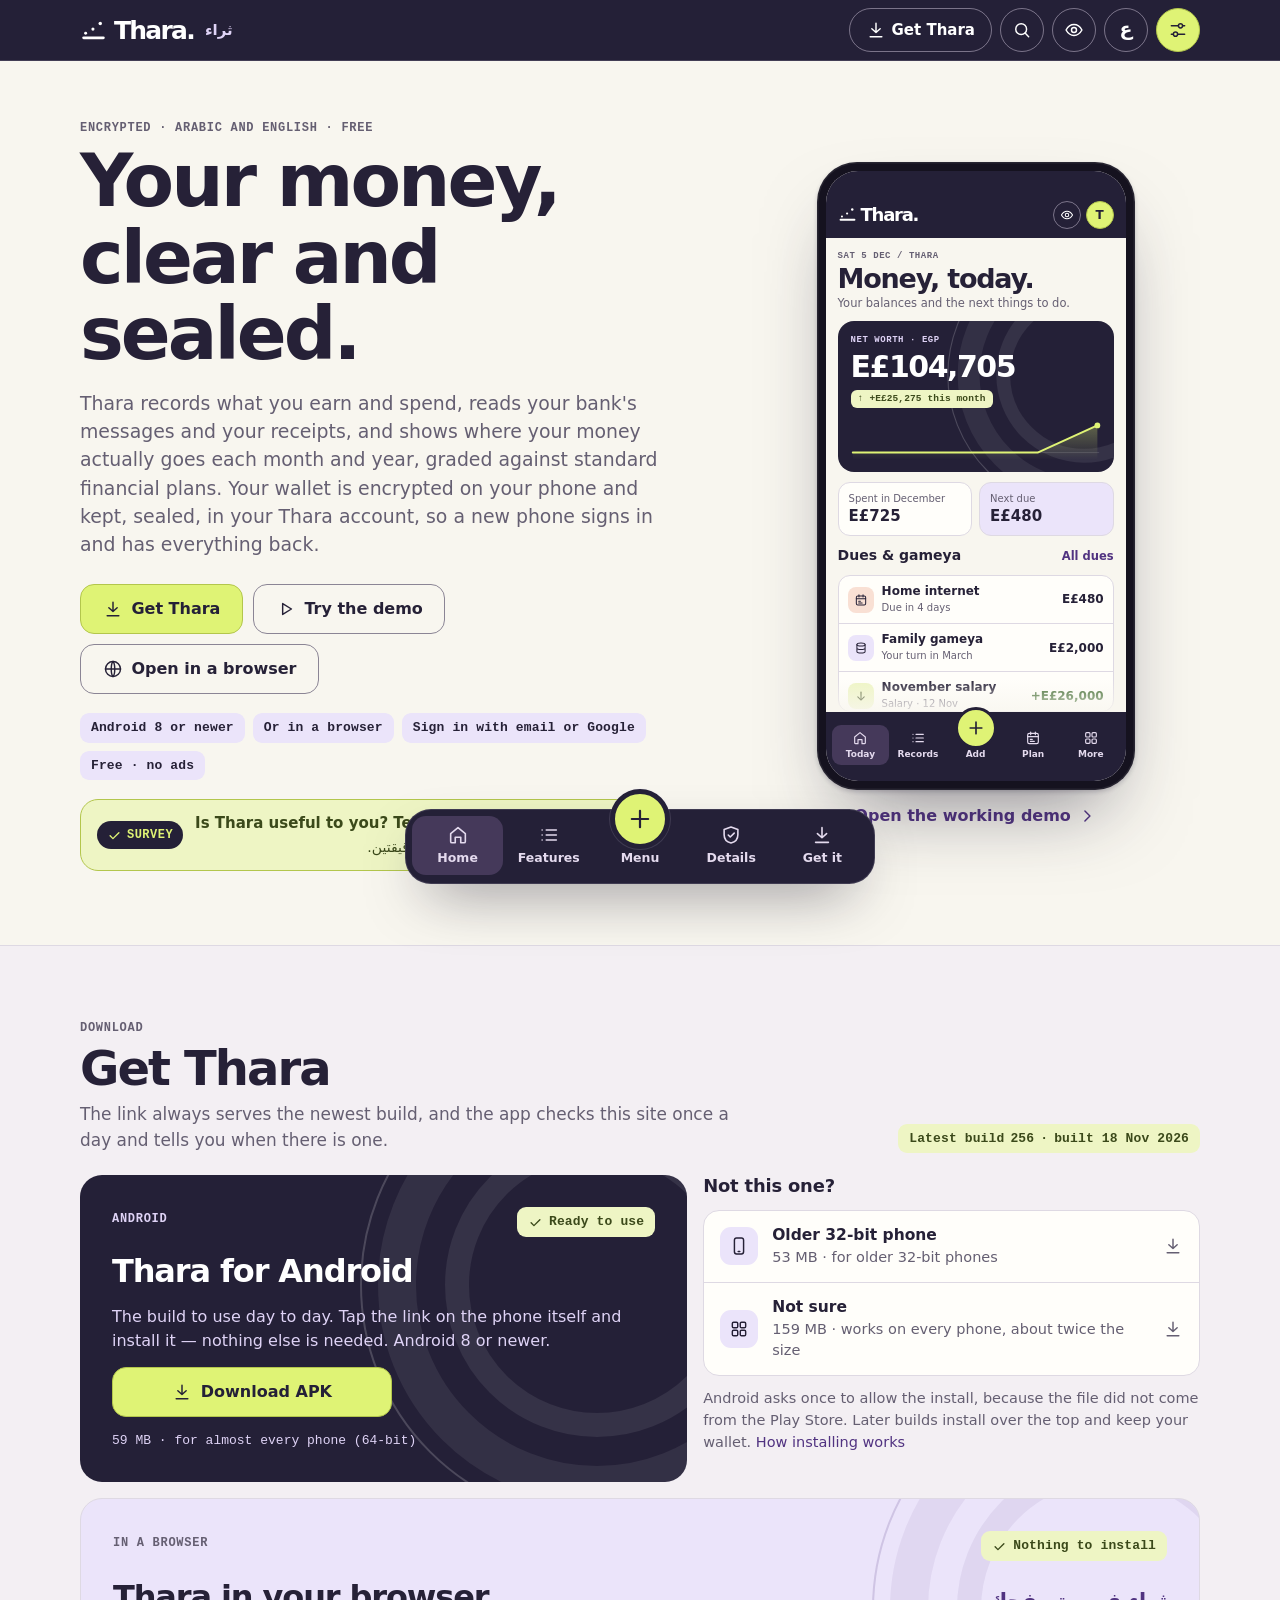
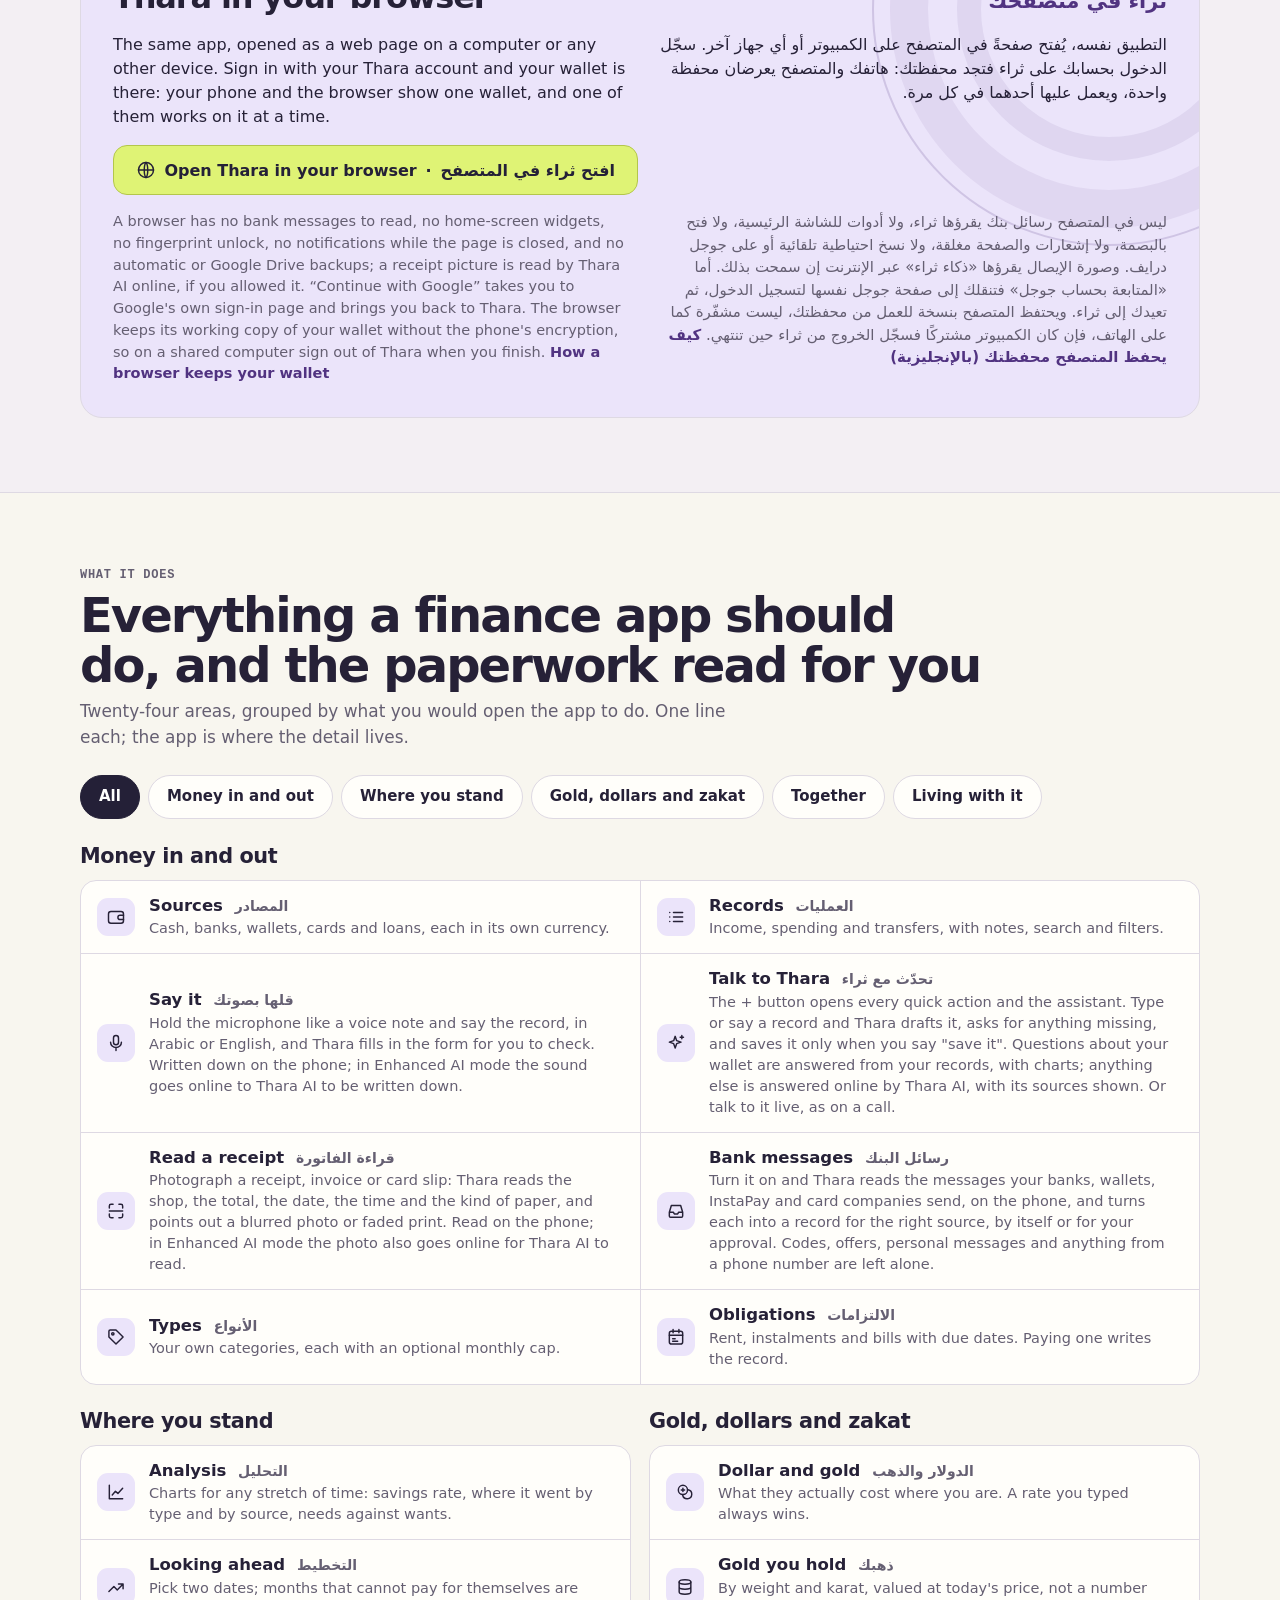
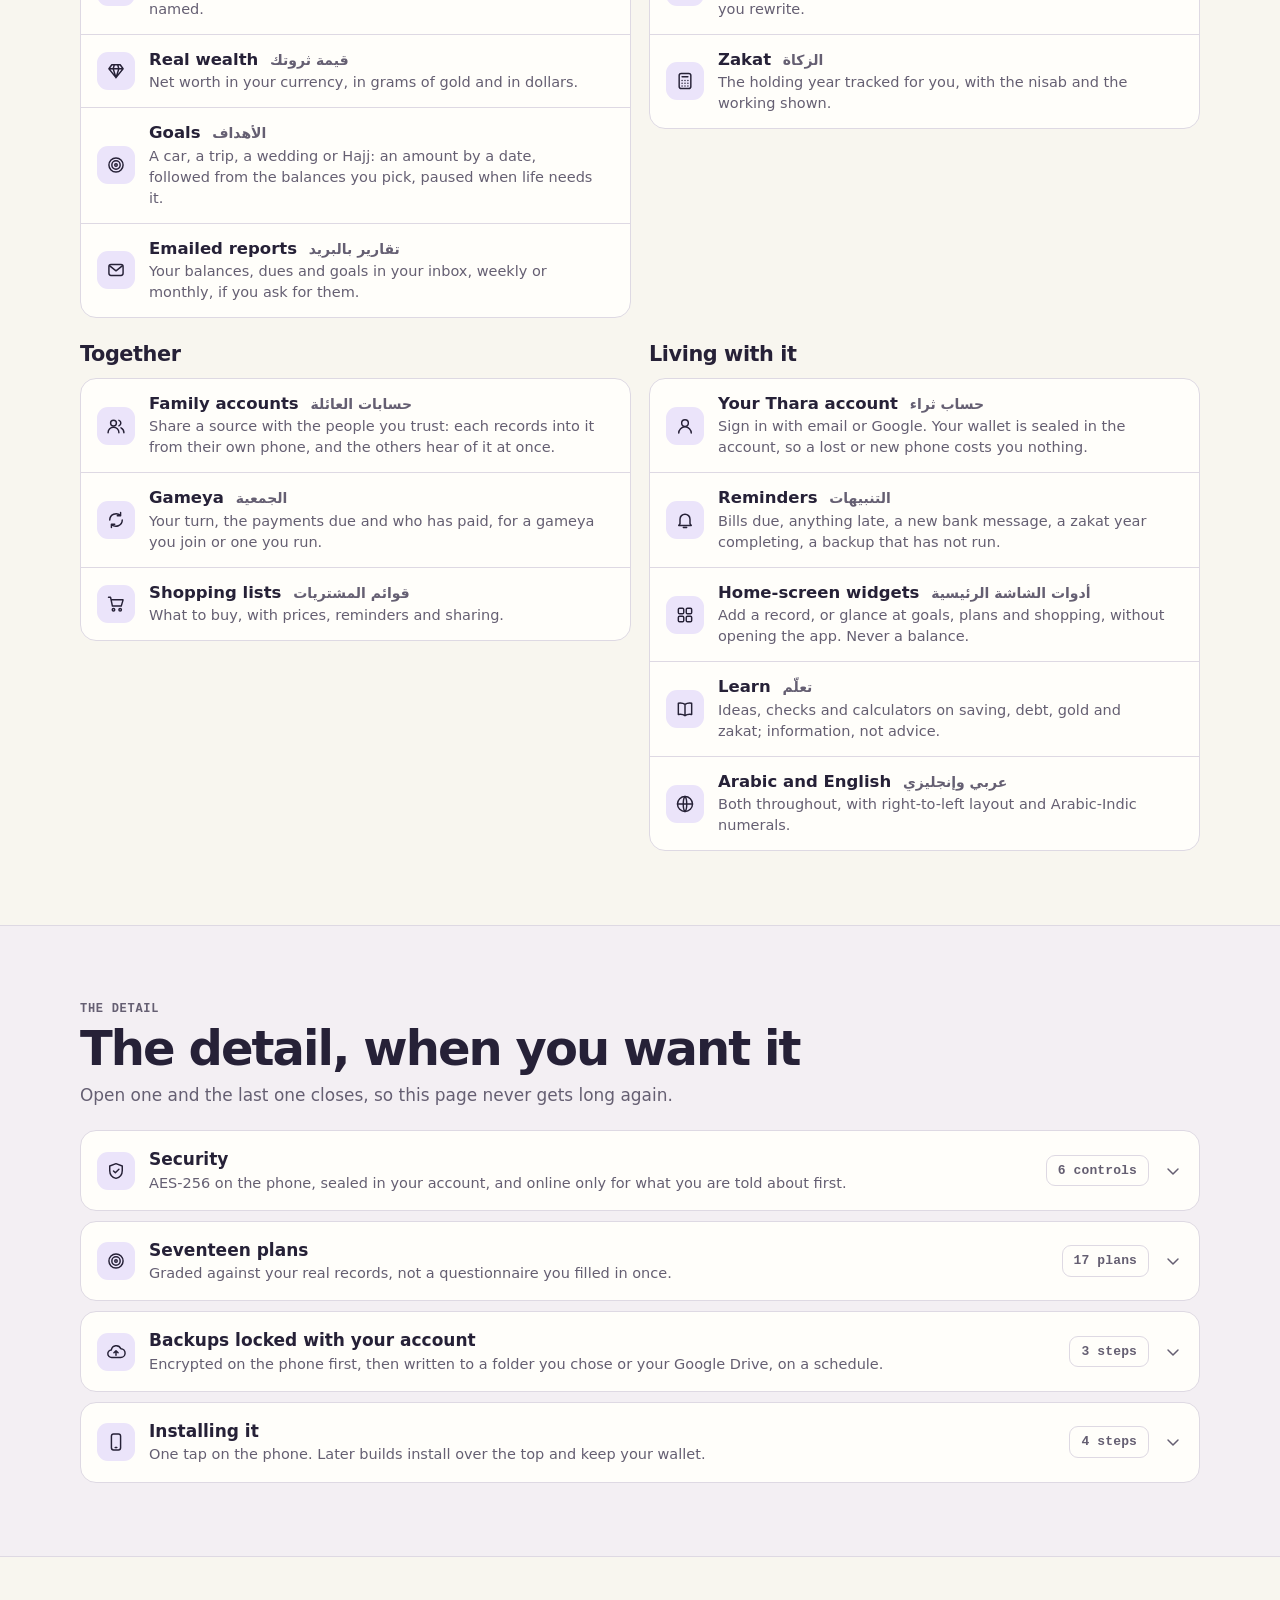
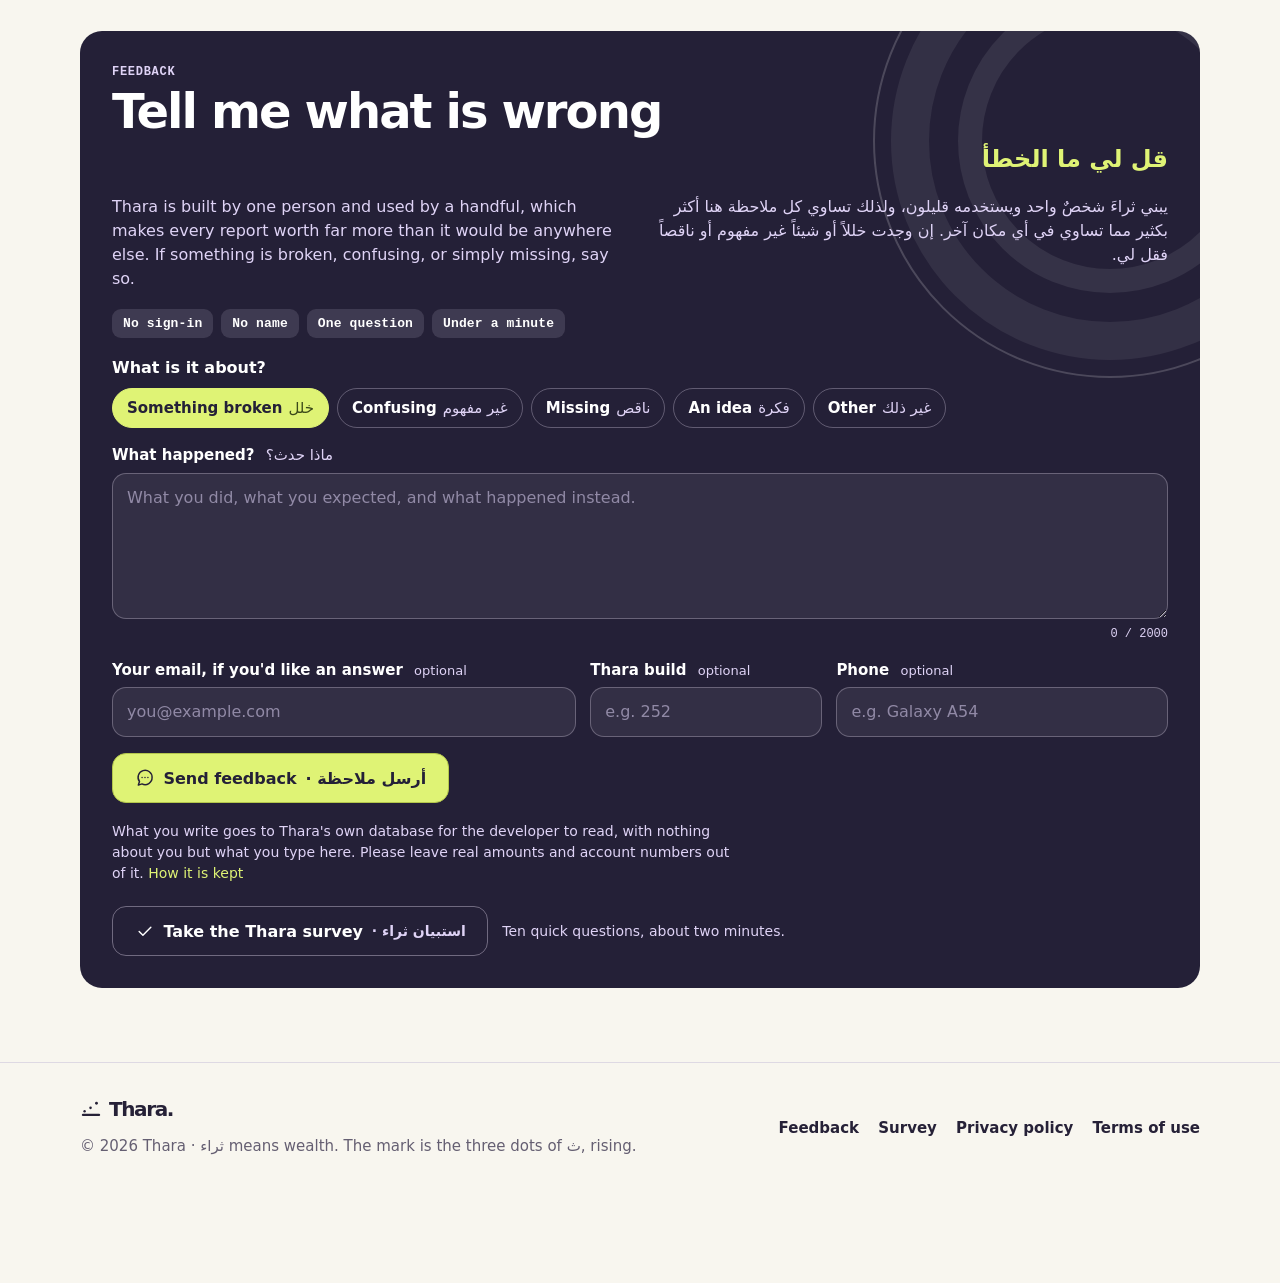
<file: index.html>
<!doctype html>
<html lang="en" dir="ltr" data-langs>
<head>
<meta charset="utf-8">
<meta name="viewport" content="width=device-width, initial-scale=1, viewport-fit=cover">
<meta name="google-site-verification" content="9XWMD6QEMEXP8aq0Bn7HitkUXd0PHs_-tav6fFnA7BY" />
<title>Thara · Personal finance</title>
<meta name="description" content="Thara (ثراء) is a free personal finance app for Android, also opened in a web browser, in Arabic and English. It reads your bank messages and receipts, keeps your wallet encrypted on your phone and sealed in your Thara account, and shows where your money goes.">
<meta name="theme-color" content="#242037">
<link rel="icon" href="icon.svg" type="image/svg+xml">
<script>
// Before the first paint: the theme, hidden amounts and effects chosen on an
// earlier visit, so the page never flashes the wrong one. Storage may be
// refused (a private window); then the defaults stand.
(function () {
  var r = document.documentElement, g = function (k) { try { return localStorage.getItem(k); } catch (e) { return null; } };
  // Arabic or English: the choice made here or in the demo, else the
  // browser's own language. The page stays hidden until its Arabic is in.
  var l = g('thara-lang');
  if (l !== 'ar' && l !== 'en') l = /^ar([-_]|$)/i.test((navigator.languages && navigator.languages[0]) || navigator.language || '') ? 'ar' : 'en';
  if (l === 'ar') {
    r.setAttribute('lang', 'ar'); r.setAttribute('dir', 'rtl'); r.classList.add('i18n-wait');
    setTimeout(function () { r.classList.remove('i18n-wait'); }, 2500);
  }
  var t = g('thara-theme'); if (t === 'light' || t === 'dark') r.setAttribute('data-theme', t);
  if (g('thara-hide') === '1') r.setAttribute('data-hide', '1');
  if (g('thara-motion') === 'off') r.setAttribute('data-motion', 'off');
  var still = window.matchMedia && matchMedia('(prefers-reduced-motion: reduce)').matches;
  if (!still && g('thara-motion') !== 'off') r.classList.add('motion');
  // If site.js never arrives, nothing may stay waiting to fade in.
  setTimeout(function () { if (!window.tharaSite) r.classList.remove('motion'); }, 2500);
})();
</script>
<link rel="stylesheet" href="style.css">
<script defer src="i18n/ar-common.js"></script>
<script defer src="i18n/ar-index.js"></script>
<script defer src="site.js"></script>
</head>
<body class="has-dock">

<svg width="0" height="0" style="position:absolute" aria-hidden="true">
  <defs>
    <linearGradient id="spark-fill" x1="0" y1="0" x2="0" y2="1"><stop offset="0" stop-color="#dff375" stop-opacity=".32"/><stop offset="1" stop-color="#dff375" stop-opacity="0"/></linearGradient>
    <symbol id="i-brand" viewBox="0 0 96 96"><rect x="8" y="69" width="80" height="10" rx="5" fill="currentColor" stroke="none"/><circle cx="20" cy="58" r="5.2" fill="currentColor" stroke="none"/><circle cx="46" cy="43" r="5.6" fill="currentColor" stroke="none"/><circle cx="72" cy="23" r="6.2" fill="currentColor" stroke="none"/></symbol>
    <symbol id="i-home" viewBox="0 0 24 24"><path d="M4 10.5 12 4l8 6.5V19a1.5 1.5 0 0 1-1.5 1.5H15v-6H9v6H5.5A1.5 1.5 0 0 1 4 19z"/></symbol>
    <symbol id="i-list" viewBox="0 0 24 24"><path d="M9 6.5h11M9 12h11M9 17.5h11M4.5 6.5h.01M4.5 12h.01M4.5 17.5h.01"/></symbol>
    <symbol id="i-shield" viewBox="0 0 24 24"><path d="M12 3.2 19.5 6v5.6c0 4.6-3.2 8-7.5 9.2-4.3-1.2-7.5-4.6-7.5-9.2V6z"/><path d="m9 12 2.2 2.2L15.5 10"/></symbol>
    <symbol id="i-download" viewBox="0 0 24 24"><path d="M12 4v11M7 10.5l5 4.5 5-4.5M5 20h14"/></symbol>
    <symbol id="i-plus" viewBox="0 0 24 24"><path d="M12 5v14M5 12h14"/></symbol>
    <symbol id="i-search" viewBox="0 0 24 24"><circle cx="11" cy="11" r="6.5"/><path d="m20 20-4.3-4.3"/></symbol>
    <symbol id="i-eye" viewBox="0 0 24 24"><path d="M2.5 12S6 5.5 12 5.5 21.5 12 21.5 12 18 18.5 12 18.5 2.5 12 2.5 12z"/><circle cx="12" cy="12" r="3"/></symbol>
    <symbol id="i-eye-off" viewBox="0 0 24 24"><path d="m3.5 3.5 17 17M10.4 5.7c.5-.1 1-.2 1.6-.2 6 0 9.5 6.5 9.5 6.5a17 17 0 0 1-2.9 3.7M6.7 6.7A16.6 16.6 0 0 0 2.5 12S6 18.5 12 18.5c1.9 0 3.6-.6 5-1.5M9.9 9.9a3 3 0 0 0 4.2 4.2"/></symbol>
    <symbol id="i-sliders" viewBox="0 0 24 24"><path d="M4 7h8.5M17.5 7H20M4 17h2.5M11.5 17H20"/><circle cx="15" cy="7" r="2.5"/><circle cx="9" cy="17" r="2.5"/></symbol>
    <symbol id="i-next" viewBox="0 0 24 24"><path d="m9.5 6 6 6-6 6"/></symbol>
    <symbol id="i-back" viewBox="0 0 24 24"><path d="m14.5 6-6 6 6 6"/></symbol>
    <symbol id="i-chev" viewBox="0 0 24 24"><path d="m6 9.5 6 6 6-6"/></symbol>
    <symbol id="i-up" viewBox="0 0 24 24"><path d="M12 19V5M6.5 10.5 12 5l5.5 5.5"/></symbol>
    <symbol id="i-down" viewBox="0 0 24 24"><path d="M12 5v14M6.5 13.5 12 19l5.5-5.5"/></symbol>
    <symbol id="i-wallet" viewBox="0 0 24 24"><rect x="3" y="5.5" width="18" height="14" rx="3"/><path d="M21 10h-4.2a2.5 2.5 0 0 0 0 5H21"/></symbol>
    <symbol id="i-mic" viewBox="0 0 24 24"><rect x="9" y="3" width="6" height="11" rx="3"/><path d="M5.5 11a6.5 6.5 0 0 0 13 0M12 17.5V21"/></symbol>
    <symbol id="i-sparkle" viewBox="0 0 24 24"><path d="m11 4 1.8 5.2L18 11l-5.2 1.8L11 18l-1.8-5.2L4 11l5.2-1.8zM19 3v4M17 5h4"/></symbol>
    <symbol id="i-scan" viewBox="0 0 24 24"><path d="M4 8.5V6a2 2 0 0 1 2-2h2.5M15.5 4H18a2 2 0 0 1 2 2v2.5M20 15.5V18a2 2 0 0 1-2 2h-2.5M8.5 20H6a2 2 0 0 1-2-2v-2.5M4 12h16"/></symbol>
    <symbol id="i-inbox" viewBox="0 0 24 24"><path d="M4 13.5 6.4 5.5h11.2l2.4 8V18a1.5 1.5 0 0 1-1.5 1.5h-13A1.5 1.5 0 0 1 4 18zM4 13.5h4.8l1.2 2h4l1.2-2H20"/></symbol>
    <symbol id="i-tag" viewBox="0 0 24 24"><path d="M3.5 12V5a1.5 1.5 0 0 1 1.5-1.5h7l8.5 8.5-8.5 8.5z"/><circle cx="8.2" cy="8.2" r="1.4"/></symbol>
    <symbol id="i-calendar" viewBox="0 0 24 24"><rect x="4" y="5" width="16" height="15.5" rx="2.5"/><path d="M8.5 3v4M15.5 3v4M4 10h16M8 14h3M8 17h6"/></symbol>
    <symbol id="i-chart" viewBox="0 0 24 24"><path d="M4 4v16h16M7.5 15.5l3.8-4.3 3 2.5L20 7.5"/></symbol>
    <symbol id="i-route" viewBox="0 0 24 24"><path d="m3.5 17.5 6-6 4 4 7-7M15 8.5h5.5V14"/></symbol>
    <symbol id="i-gem" viewBox="0 0 24 24"><path d="M7 4.5h10l3.5 4.8L12 20 3.5 9.3zM3.5 9.3h17M10 4.5 8.6 9.3 12 20l3.4-10.7L14 4.5"/></symbol>
    <symbol id="i-coins" viewBox="0 0 24 24"><circle cx="9.5" cy="9.5" r="5.5"/><path d="M15.6 9.2a5.5 5.5 0 1 1-6.4 6.4M9.5 7.5v4M7.5 9.5h4"/></symbol>
    <symbol id="i-gold" viewBox="0 0 24 24"><ellipse cx="12" cy="6" rx="7" ry="2.6"/><path d="M5 6v6c0 1.4 3.1 2.6 7 2.6s7-1.2 7-2.6V6M5 12v6c0 1.4 3.1 2.6 7 2.6s7-1.2 7-2.6v-6"/></symbol>
    <symbol id="i-calc" viewBox="0 0 24 24"><rect x="5" y="3" width="14" height="18" rx="2.5"/><path d="M8.5 7h7M8.5 11.5h.01M12 11.5h.01M15.5 11.5h.01M8.5 14.8h.01M12 14.8h.01M15.5 14.8h.01M8.5 18h.01M12 18h.01M15.5 18h.01"/></symbol>
    <symbol id="i-bell" viewBox="0 0 24 24"><path d="M6 16.5V11a6 6 0 0 1 12 0v5.5l1.5 2h-15zM10 21h4"/></symbol>
    <symbol id="i-globe" viewBox="0 0 24 24"><circle cx="12" cy="12" r="9"/><path d="M3 12h18M12 3c2.8 2.6 2.8 15.4 0 18M12 3c-2.8 2.6-2.8 15.4 0 18"/></symbol>
    <symbol id="i-chat" viewBox="0 0 24 24"><path d="M20.5 11.5a8.4 8.4 0 0 1-12.1 7.6L4 20.5l1.4-4.3A8.4 8.4 0 1 1 20.5 11.5z"/><path d="M8.5 11.5h.01M12 11.5h.01M15.5 11.5h.01"/></symbol>
    <symbol id="i-play" viewBox="0 0 24 24"><path d="M8 5.5v13l10.5-6.5z"/></symbol>
    <symbol id="i-phone" viewBox="0 0 24 24"><rect x="6.5" y="2.5" width="11" height="19" rx="2.6"/><path d="M11 18.5h2"/></symbol>
    <symbol id="i-grid" viewBox="0 0 24 24"><rect x="4" y="4" width="6.5" height="6.5" rx="1.5"/><rect x="13.5" y="4" width="6.5" height="6.5" rx="1.5"/><rect x="4" y="13.5" width="6.5" height="6.5" rx="1.5"/><rect x="13.5" y="13.5" width="6.5" height="6.5" rx="1.5"/></symbol>
    <symbol id="i-backup" viewBox="0 0 24 24"><path d="M7 18.5a4.5 4.5 0 0 1-.6-9A6 6 0 0 1 17.8 8a4.3 4.3 0 0 1-.3 10.5zM12 16v-5.5M9.5 13 12 10.5l2.5 2.5"/></symbol>
    <symbol id="i-target" viewBox="0 0 24 24"><circle cx="12" cy="12" r="8.5"/><circle cx="12" cy="12" r="5"/><circle cx="12" cy="12" r="1.5"/></symbol>
    <symbol id="i-doc" viewBox="0 0 24 24"><path d="M7 3h7l4 4v14H7zM14 3v4h4M10 12h5M10 16h5"/></symbol>
    <symbol id="i-check" viewBox="0 0 24 24"><path d="m5 12.5 4.5 4.5L19 7.5"/></symbol>
    <symbol id="i-close" viewBox="0 0 24 24"><path d="M6.5 6.5l11 11M17.5 6.5l-11 11"/></symbol>
    <symbol id="i-lock" viewBox="0 0 24 24"><rect x="5" y="10.5" width="14" height="10" rx="2.5"/><path d="M8 10.5V7.5a4 4 0 0 1 8 0v3"/></symbol>
    <symbol id="i-dot" viewBox="0 0 24 24"><circle cx="12" cy="12" r="2.5"/></symbol>
    <symbol id="i-user" viewBox="0 0 24 24"><circle cx="12" cy="8.5" r="4"/><path d="M4.5 20.5a7.5 7.5 0 0 1 15 0"/></symbol>
    <symbol id="i-people" viewBox="0 0 24 24"><circle cx="9" cy="8.5" r="3.5"/><path d="M2.5 20a6.5 6.5 0 0 1 13 0M15.5 5.2a3.5 3.5 0 0 1 0 6.6M18 14.2a6.5 6.5 0 0 1 3.5 5.8"/></symbol>
    <symbol id="i-cycle" viewBox="0 0 24 24"><path d="M19.5 12a7.5 7.5 0 0 1-12.8 5.3M4.5 12a7.5 7.5 0 0 1 12.8-5.3M17.5 3v4h-4M6.5 21v-4h4"/></symbol>
    <symbol id="i-cart" viewBox="0 0 24 24"><path d="M3 4h2.5l2.2 10.5h10.6L20.5 7H6.6"/><circle cx="9" cy="19" r="1.5"/><circle cx="17" cy="19" r="1.5"/></symbol>
    <symbol id="i-mail" viewBox="0 0 24 24"><rect x="3.5" y="5.5" width="17" height="13" rx="2.5"/><path d="m4.5 7 7.5 6 7.5-6"/></symbol>
    <symbol id="i-book" viewBox="0 0 24 24"><path d="M12 6.5C10 5 7 4.5 4 5v13.5c3-.5 6 0 8 1.5 2-1.5 5-2 8-1.5V5c-3-.5-6 0-8 1.5zM12 6.5V20"/></symbol>
  </defs>
</svg>

<a class="skip" href="#main">Skip to content</a>

<header class="bar on-ink">
  <div class="wrap">
    <a class="brand" href="#top" aria-label="Thara, back to the top">
      <svg class="glyph" aria-hidden="true"><use href="#i-brand"/></svg>
      <span class="wordmark">Thara.</span>
      <span class="wordmark-ar" lang="ar">ثراء</span>
    </a>
    <div class="bar-acts">
      <a class="bar-link" href="#get"><svg class="i" aria-hidden="true"><use href="#i-download"/></svg>Get Thara</a>
      <button class="circle" type="button" data-sheet="hub" aria-label="Find anything on this page"><svg class="i" aria-hidden="true"><use href="#i-search"/></svg></button>
      <button class="circle" type="button" data-eye aria-pressed="false" aria-label="Hide amounts"><svg class="i" aria-hidden="true"><use href="#i-eye"/></svg></button>
      <button class="circle lang-btn" type="button" data-lang-toggle lang="ar" aria-label="العربية" hidden>ع</button>
      <button class="circle lime" type="button" data-pop="appearance" aria-expanded="false" aria-controls="appearance" aria-label="Appearance"><svg class="i" aria-hidden="true"><use href="#i-sliders"/></svg></button>
    </div>
  </div>
</header>

<div class="pop" id="appearance" role="dialog" aria-label="Appearance" hidden>
  <h3>Appearance</h3>
  <div class="seg" role="group" aria-label="Theme">
    <button type="button" data-theme-set="auto" aria-pressed="true">Auto</button>
    <button type="button" data-theme-set="light" aria-pressed="false">Day</button>
    <button type="button" data-theme-set="dark" aria-pressed="false">Night</button>
  </div>
  <div class="toggle-row">
    <div><b id="lbl-hide">Hide amounts</b><span>Every figure turns to dots, as in the app.</span></div>
    <button class="switch" type="button" role="switch" aria-checked="false" aria-labelledby="lbl-hide" data-switch="hide"></button>
  </div>
  <div class="toggle-row">
    <div><b id="lbl-motion">Effects</b><span>Things rise in, figures count, rings ripple.</span></div>
    <button class="switch" type="button" role="switch" aria-checked="true" aria-labelledby="lbl-motion" data-switch="motion"></button>
  </div>
</div>

<main id="main">

<section class="intro" id="top" data-section="top">
  <div class="wrap">
    <div data-reveal>
      <span class="kicker">Encrypted · Arabic and English · Free</span>
      <h1>Your money, clear and sealed.</h1>
      <p class="lead">Thara records what you earn and spend, reads your bank's messages and your receipts, and shows where your money actually goes each month and year, graded against standard financial plans. Your wallet is encrypted on your phone and kept, sealed, in your Thara account, so a new phone signs in and has everything back.</p>
      <div class="cta">
        <a class="btn lime" href="#get"><svg class="i" aria-hidden="true"><use href="#i-download"/></svg>Get Thara</a>
        <a class="btn ghost" href="demo.html" target="_blank" rel="noopener"><svg class="i" aria-hidden="true"><use href="#i-play"/></svg>Try the demo</a>
        <a class="btn ghost" href="#web"><svg class="i" aria-hidden="true"><use href="#i-globe"/></svg>Open in a browser</a>
      </div>
      <ul class="facts">
        <li class="tag violet">Android 8 or newer</li>
        <li class="tag violet">Or in a browser</li>
        <li class="tag violet">Sign in with email or Google</li>
        <li class="tag violet">Free · no ads</li>
      </ul>
      <a class="survey-strip" href="survey.html">
        <span class="ss-badge"><svg class="i" aria-hidden="true"><use href="#i-check"/></svg>Survey</span>
        <span class="ss-t"><b>Is Thara useful to you? Tell me in two minutes.</b><span lang="ar" dir="rtl" data-l="en">هل ثراء مفيد لك؟ أخبرني في دقيقتين.</span></span>
        <svg class="i flip ss-go" aria-hidden="true"><use href="#i-next"/></svg>
      </a>
    </div>

    <div data-reveal style="--n:2">
      <a class="phone-link" href="demo.html" target="_blank" rel="noopener" aria-label="Open the working demo of Thara's Today screen: net worth, what you spent this month, and what falls due next.">
        <div class="phone" aria-hidden="true">
          <div class="screen">
            <div class="s-bar">
              <span class="brand"><svg class="glyph"><use href="#i-brand"/></svg><span class="wordmark">Thara.</span></span>
              <span class="dots"><span><svg class="i"><use href="#i-eye"/></svg></span><span>T</span></span>
            </div>
            <div class="s-body">
              <div>
                <div class="s-kick" data-today>FRI 13 NOV / THARA</div>
                <div class="s-title">Money, today.</div>
                <div class="s-sub">Your balances and the next things to do.</div>
              </div>
              <div class="s-hero">
                <svg class="rings" viewBox="0 0 520 520"><circle class="r1" cx="260" cy="260" r="200"/><circle class="r2" cx="260" cy="260" r="140"/><circle class="r3" cx="260" cy="260" r="236"/><circle class="wave" cx="260" cy="260" r="150"/><circle class="wave w2" cx="260" cy="260" r="210"/></svg>
                <div class="s-kick">Net worth · EGP</div>
                <span class="amt" data-money="104705" data-count>E£104,705</span>
                <span class="tag">↑ <span data-money="25275" data-sign="+">+E£25,275</span> this month</span>
                <svg class="spark" viewBox="0 0 276 46">
                  <path class="base" d="M2 38H274"/>
                  <path class="area" d="M2 38H206L272 8V46H2z"/>
                  <path class="line" pathLength="1" d="M2 38H206L272 8"/>
                  <circle class="dot" cx="272" cy="8" r="3.2"/>
                </svg>
              </div>
              <div class="s-tiles">
                <div class="s-tile"><small data-month>Spent in November</small><b data-money="725">E£725</b></div>
                <div class="s-tile violet"><small>Next due</small><b data-money="480">E£480</b></div>
              </div>
              <div class="s-h">Dues &amp; gameya <span>All dues</span></div>
              <div class="s-list">
                <div class="s-row"><span class="tile peach"><svg class="i"><use href="#i-calendar"/></svg></span><span><b>Home internet</b><small>Due in 4 days</small></span><span class="end" data-money="480">E£480</span></div>
                <div class="s-row"><span class="tile"><svg class="i"><use href="#i-gold"/></svg></span><span><b>Family gameya</b><small>Your turn in March</small></span><span class="end" data-money="2000">E£2,000</span></div>
                <div class="s-row"><span class="tile lime"><svg class="i"><use href="#i-down"/></svg></span><span><b>November salary</b><small>Salary · 12 Nov</small></span><span class="end in" data-money="26000" data-sign="+">+E£26,000</span></div>
              </div>
            </div>
            <div class="s-fade"></div>
            <div class="s-nav">
              <span class="on"><svg class="i"><use href="#i-home"/></svg>Today</span>
              <span><svg class="i"><use href="#i-list"/></svg>Records</span>
              <span class="s-plus"><i><svg class="i"><use href="#i-plus"/></svg></i><span style="visibility:hidden">·</span>Add</span>
              <span><svg class="i"><use href="#i-calendar"/></svg>Plan</span>
              <span><svg class="i"><use href="#i-grid"/></svg>More</span>
            </div>
          </div>
        </div>
        <span class="phone-cta">Open the working demo <svg class="i flip" aria-hidden="true"><use href="#i-next"/></svg></span>
      </a>
    </div>
  </div>
</section>

<section id="get" class="band" data-section="get" data-find="Get Thara" data-find-ar="تنزيل" data-find-line="Download the Android app: the newest build, for almost every phone.">
  <div class="wrap">
    <div class="head head-row" data-reveal>
      <div>
        <span class="kicker">Download</span>
        <h2>Get Thara</h2>
        <p class="sub">The link always serves the newest build, and the app checks this site once a day and tells you when there is one.</p>
      </div>
      <span class="tag build-tag">Latest build <b data-version-build>—</b> · <span data-version-date></span></span>
    </div>

    <div class="get-grid">
      <div class="hero-card get-card on-ink" data-reveal style="--n:1">
        <svg class="rings" viewBox="0 0 520 520" aria-hidden="true"><circle class="r1" cx="260" cy="260" r="200"/><circle class="r2" cx="260" cy="260" r="140"/><circle class="r3" cx="260" cy="260" r="236"/><circle class="wave" cx="260" cy="260" r="150"/><circle class="wave w2" cx="260" cy="260" r="210"/></svg>
        <div class="top">
          <span class="kicker">Android</span>
          <span class="tag"><svg class="i" aria-hidden="true"><use href="#i-check"/></svg>Ready to use</span>
        </div>
        <h3>Thara for Android</h3>
        <p>The build to use day to day. Tap the link on the phone itself and install it — nothing else is needed. Android 8 or newer.</p>
        <!-- One APK per processor type. A browser cannot tell which processor a
             phone has, so the button is the 64-bit file almost every phone
             needs, and the other two are offered beside it. -->
        <a class="btn lime" href="https://github.com/dvahasan/thara-site/releases/download/apk-latest/thara-release-arm64-v8a.apk">
          <svg class="i" aria-hidden="true"><use href="#i-download"/></svg>Download APK
        </a>
        <span class="meta" data-asset="thara-release-arm64-v8a.apk" data-note="for almost every phone (64-bit)">Latest build · for almost every phone (64-bit)</span>
      </div>

      <div class="get-side" data-reveal style="--n:2">
        <h3>Not this one?</h3>
        <div class="list">
          <a class="row" href="https://github.com/dvahasan/thara-site/releases/download/apk-latest/thara-release-armeabi-v7a.apk">
            <span class="tile"><svg class="i" aria-hidden="true"><use href="#i-phone"/></svg></span>
            <span class="t"><b>Older 32-bit phone</b><span data-asset="thara-release-armeabi-v7a.apk" data-note="for older 32-bit phones">For older 32-bit phones</span></span>
            <svg class="i chev" aria-hidden="true"><use href="#i-download"/></svg>
          </a>
          <a class="row" href="https://github.com/dvahasan/thara-site/releases/download/apk-latest/thara-release.apk">
            <span class="tile"><svg class="i" aria-hidden="true"><use href="#i-grid"/></svg></span>
            <span class="t"><b>Not sure</b><span data-asset="thara-release.apk" data-note="works on every phone, about twice the size">Works on every phone, about twice the size</span></span>
            <svg class="i chev" aria-hidden="true"><use href="#i-download"/></svg>
          </a>
        </div>
        <!-- The iPhone build is not offered for now: the row is kept here, to
             bring back by removing this comment once it is worth downloading again.
        <div class="list">
          <a class="row" href="https://github.com/dvahasan/thara-site/releases/download/apk-latest/thara-unsigned.ipa">
            <span class="tile peach"><svg class="i" aria-hidden="true"><use href="#i-phone"/></svg></span>
            <span class="t"><b>iPhone <span class="tag peach">Testing only</span></b><span>Not ready to keep real money in yet, and it cannot be installed from the phone alone — see Installing. iOS 15 or newer.</span><span data-asset="thara-unsigned.ipa">Latest build</span></span>
            <svg class="i chev" aria-hidden="true"><use href="#i-download"/></svg>
          </a>
        </div>
        -->
        <p class="note">Android asks once to allow the install, because the file did not come from the Play Store. Later builds install over the top and keep your wallet. <a href="#install">How installing works</a></p>
      </div>
    </div>

    <!-- The web version: the same app compiled for the browser, served from
         its own repository (dvahasan/thara-web). What it says here is what
         privacy.html#web says at length. -->
    <div class="hero-card lavender web-card" id="web" data-reveal style="--n:3" data-find="Thara in your browser" data-find-ar="ثراء في متصفحك" data-find-line="The same app as a web page: sign in with your Thara account and work on the same wallet.">
      <svg class="rings" viewBox="0 0 520 520" aria-hidden="true"><circle class="r1" cx="260" cy="260" r="200"/><circle class="r2" cx="260" cy="260" r="140"/><circle class="r3" cx="260" cy="260" r="236"/><circle class="wave" cx="260" cy="260" r="150"/><circle class="wave w2" cx="260" cy="260" r="210"/></svg>
      <div class="top">
        <span class="kicker">In a browser</span>
        <span class="tag"><svg class="i" aria-hidden="true"><use href="#i-check"/></svg>Nothing to install</span>
      </div>
      <div class="names">
        <h3>Thara in your browser</h3>
        <p class="title-ar" lang="ar" dir="rtl" data-l="en">ثراء في متصفحك</p>
      </div>
      <div class="says">
        <p>The same app, opened as a web page on a computer or any other device. Sign in with your Thara account and your wallet is there: your phone and the browser show one wallet, and one of them works on it at a time.</p>
        <p lang="ar" dir="rtl" data-l="en">التطبيق نفسه، يُفتح صفحةً في المتصفح على الكمبيوتر أو أي جهاز آخر. سجّل الدخول بحسابك على ثراء فتجد محفظتك: هاتفك والمتصفح يعرضان محفظة واحدة، ويعمل عليها أحدهما في كل مرة.</p>
      </div>
      <a class="btn lime" href="https://dvahasan.github.io/thara-web/" target="_blank" rel="noopener"><svg class="i" aria-hidden="true"><use href="#i-globe"/></svg><span>Open Thara in your browser</span><span class="dot" aria-hidden="true" data-l="en">·</span><span lang="ar" data-l="en">افتح ثراء في المتصفح</span></a>
      <div class="says less">
        <p>A browser has no bank messages to read, no home-screen widgets, no fingerprint unlock, no notifications while the page is closed, and no automatic or Google Drive backups; a receipt picture is read by Thara AI online, if you allowed it. &ldquo;Continue with Google&rdquo; takes you to Google's own sign-in page and brings you back to Thara. The browser keeps its working copy of your wallet without the phone's encryption, so on a shared computer sign out of Thara when you finish. <a href="privacy.html#web">How a browser keeps your wallet</a></p>
        <p lang="ar" dir="rtl" data-l="en">ليس في المتصفح رسائل بنك يقرؤها ثراء، ولا أدوات للشاشة الرئيسية، ولا فتح بالبصمة، ولا إشعارات والصفحة مغلقة، ولا نسخ احتياطية تلقائية أو على جوجل درايف. وصورة الإيصال يقرؤها «ذكاء ثراء» عبر الإنترنت إن سمحت بذلك. أما «المتابعة بحساب جوجل» فتنقلك إلى صفحة جوجل نفسها لتسجيل الدخول، ثم تعيدك إلى ثراء. ويحتفظ المتصفح بنسخة للعمل من محفظتك، ليست مشفّرة كما على الهاتف، فإن كان الكمبيوتر مشتركًا فسجّل الخروج من ثراء حين تنتهي. <a href="privacy.html#web">كيف يحفظ المتصفح محفظتك (بالإنجليزية)</a></p>
      </div>
    </div>
  </div>
</section>

<section id="features" data-section="features">
  <div class="wrap">
    <div class="head" data-reveal>
      <span class="kicker">What it does</span>
      <h2>Everything a finance app should do, and the paperwork read for you</h2>
      <p class="sub">Twenty-four areas, grouped by what you would open the app to do. One line each; the app is where the detail lives.</p>
    </div>

    <div class="chips" role="group" aria-label="Show a group" data-reveal>
      <button class="chip" type="button" data-filter="all" aria-pressed="true">All</button>
      <button class="chip" type="button" data-filter="money" aria-pressed="false">Money in and out</button>
      <button class="chip" type="button" data-filter="stand" aria-pressed="false">Where you stand</button>
      <button class="chip" type="button" data-filter="gold" aria-pressed="false">Gold, dollars and zakat</button>
      <button class="chip" type="button" data-filter="together" aria-pressed="false">Together</button>
      <button class="chip" type="button" data-filter="living" aria-pressed="false">Living with it</button>
    </div>

    <div class="groups">
      <div class="group wide" data-group="money" data-reveal>
        <h3>Money in and out</h3>
        <div class="list">
          <div class="row" data-find="Sources"><span class="tile"><svg class="i" aria-hidden="true"><use href="#i-wallet"/></svg></span><span class="t"><b>Sources <span class="ar" lang="ar">المصادر</span></b><span>Cash, banks, wallets, cards and loans, each in its own currency.</span></span></div>
          <div class="row" data-find="Records"><span class="tile"><svg class="i" aria-hidden="true"><use href="#i-list"/></svg></span><span class="t"><b>Records <span class="ar" lang="ar">العمليات</span></b><span>Income, spending and transfers, with notes, search and filters.</span></span></div>
          <div class="row" data-find="Say it"><span class="tile"><svg class="i" aria-hidden="true"><use href="#i-mic"/></svg></span><span class="t"><b>Say it <span class="ar" lang="ar">قلها بصوتك</span></b><span>Hold the microphone like a voice note and say the record, in Arabic or English, and Thara fills in the form for you to check. Written down on the phone; in Enhanced AI mode the sound goes online to Thara AI to be written down.</span></span></div>
          <div class="row" data-find="Talk to Thara"><span class="tile"><svg class="i" aria-hidden="true"><use href="#i-sparkle"/></svg></span><span class="t"><b>Talk to Thara <span class="ar" lang="ar">تحدّث مع ثراء</span></b><span>The + button opens every quick action and the assistant. Type or say a record and Thara drafts it, asks for anything missing, and saves it only when you say "save it". Questions about your wallet are answered from your records, with charts; anything else is answered online by Thara AI, with its sources shown. Or talk to it live, as on a call.</span></span></div>
          <div class="row" data-find="Read a receipt"><span class="tile"><svg class="i" aria-hidden="true"><use href="#i-scan"/></svg></span><span class="t"><b>Read a receipt <span class="ar" lang="ar">قراءة الفاتورة</span></b><span>Photograph a receipt, invoice or card slip: Thara reads the shop, the total, the date, the time and the kind of paper, and points out a blurred photo or faded print. Read on the phone; in Enhanced AI mode the photo also goes online for Thara AI to read.</span></span></div>
          <div class="row" data-find="Bank messages"><span class="tile"><svg class="i" aria-hidden="true"><use href="#i-inbox"/></svg></span><span class="t"><b>Bank messages <span class="ar" lang="ar">رسائل البنك</span></b><span>Turn it on and Thara reads the messages your banks, wallets, InstaPay and card companies send, on the phone, and turns each into a record for the right source, by itself or for your approval. Codes, offers, personal messages and anything from a phone number are left alone.</span></span></div>
          <div class="row" data-find="Types"><span class="tile"><svg class="i" aria-hidden="true"><use href="#i-tag"/></svg></span><span class="t"><b>Types <span class="ar" lang="ar">الأنواع</span></b><span>Your own categories, each with an optional monthly cap.</span></span></div>
          <div class="row" data-find="Obligations"><span class="tile"><svg class="i" aria-hidden="true"><use href="#i-calendar"/></svg></span><span class="t"><b>Obligations <span class="ar" lang="ar">الالتزامات</span></b><span>Rent, instalments and bills with due dates. Paying one writes the record.</span></span></div>
        </div>
      </div>

      <div class="group" data-group="stand" data-reveal style="--n:1">
        <h3>Where you stand</h3>
        <div class="list">
          <div class="row" data-find="Analysis"><span class="tile"><svg class="i" aria-hidden="true"><use href="#i-chart"/></svg></span><span class="t"><b>Analysis <span class="ar" lang="ar">التحليل</span></b><span>Charts for any stretch of time: savings rate, where it went by type and by source, needs against wants.</span></span></div>
          <div class="row" data-find="Looking ahead"><span class="tile"><svg class="i" aria-hidden="true"><use href="#i-route"/></svg></span><span class="t"><b>Looking ahead <span class="ar" lang="ar">التخطيط</span></b><span>Pick two dates; months that cannot pay for themselves are named.</span></span></div>
          <div class="row" data-find="Real wealth"><span class="tile"><svg class="i" aria-hidden="true"><use href="#i-gem"/></svg></span><span class="t"><b>Real wealth <span class="ar" lang="ar">قيمة ثروتك</span></b><span>Net worth in your currency, in grams of gold and in dollars.</span></span></div>
          <div class="row" data-find="Goals"><span class="tile"><svg class="i" aria-hidden="true"><use href="#i-target"/></svg></span><span class="t"><b>Goals <span class="ar" lang="ar">الأهداف</span></b><span>A car, a trip, a wedding or Hajj: an amount by a date, followed from the balances you pick, paused when life needs it.</span></span></div>
          <div class="row" data-find="Emailed reports"><span class="tile"><svg class="i" aria-hidden="true"><use href="#i-mail"/></svg></span><span class="t"><b>Emailed reports <span class="ar" lang="ar">تقارير بالبريد</span></b><span>Your balances, dues and goals in your inbox, weekly or monthly, if you ask for them.</span></span></div>
        </div>
      </div>

      <div class="group" data-group="gold" data-reveal style="--n:2">
        <h3>Gold, dollars and zakat</h3>
        <div class="list">
          <div class="row" data-find="Dollar and gold"><span class="tile"><svg class="i" aria-hidden="true"><use href="#i-coins"/></svg></span><span class="t"><b>Dollar and gold <span class="ar" lang="ar">الدولار والذهب</span></b><span>What they actually cost where you are. A rate you typed always wins.</span></span></div>
          <div class="row" data-find="Gold you hold"><span class="tile"><svg class="i" aria-hidden="true"><use href="#i-gold"/></svg></span><span class="t"><b>Gold you hold <span class="ar" lang="ar">ذهبك</span></b><span>By weight and karat, valued at today's price, not a number you rewrite.</span></span></div>
          <div class="row" data-find="Zakat"><span class="tile"><svg class="i" aria-hidden="true"><use href="#i-calc"/></svg></span><span class="t"><b>Zakat <span class="ar" lang="ar">الزكاة</span></b><span>The holding year tracked for you, with the nisab and the working shown.</span></span></div>
        </div>
      </div>

      <div class="group" data-group="together" data-reveal style="--n:3">
        <h3>Together</h3>
        <div class="list">
          <div class="row" data-find="Family accounts"><span class="tile"><svg class="i" aria-hidden="true"><use href="#i-people"/></svg></span><span class="t"><b>Family accounts <span class="ar" lang="ar">حسابات العائلة</span></b><span>Share a source with the people you trust: each records into it from their own phone, and the others hear of it at once.</span></span></div>
          <div class="row" data-find="Gameya"><span class="tile"><svg class="i" aria-hidden="true"><use href="#i-cycle"/></svg></span><span class="t"><b>Gameya <span class="ar" lang="ar">الجمعية</span></b><span>Your turn, the payments due and who has paid, for a gameya you join or one you run.</span></span></div>
          <div class="row" data-find="Shopping lists"><span class="tile"><svg class="i" aria-hidden="true"><use href="#i-cart"/></svg></span><span class="t"><b>Shopping lists <span class="ar" lang="ar">قوائم المشتريات</span></b><span>What to buy, with prices, reminders and sharing.</span></span></div>
        </div>
      </div>

      <div class="group" data-group="living" data-reveal style="--n:4">
        <h3>Living with it</h3>
        <div class="list">
          <div class="row" data-find="Your Thara account"><span class="tile"><svg class="i" aria-hidden="true"><use href="#i-user"/></svg></span><span class="t"><b>Your Thara account <span class="ar" lang="ar">حساب ثراء</span></b><span>Sign in with email or Google. Your wallet is sealed in the account, so a lost or new phone costs you nothing.</span></span></div>
          <div class="row" data-find="Reminders"><span class="tile"><svg class="i" aria-hidden="true"><use href="#i-bell"/></svg></span><span class="t"><b>Reminders <span class="ar" lang="ar">التنبيهات</span></b><span>Bills due, anything late, a new bank message, a zakat year completing, a backup that has not run.</span></span></div>
          <div class="row" data-find="Home-screen widgets"><span class="tile"><svg class="i" aria-hidden="true"><use href="#i-grid"/></svg></span><span class="t"><b>Home-screen widgets <span class="ar" lang="ar">أدوات الشاشة الرئيسية</span></b><span>Add a record, or glance at goals, plans and shopping, without opening the app. Never a balance.</span></span></div>
          <div class="row" data-find="Learn"><span class="tile"><svg class="i" aria-hidden="true"><use href="#i-book"/></svg></span><span class="t"><b>Learn <span class="ar" lang="ar">تعلّم</span></b><span>Ideas, checks and calculators on saving, debt, gold and zakat; information, not advice.</span></span></div>
          <div class="row" data-find="Arabic and English"><span class="tile"><svg class="i" aria-hidden="true"><use href="#i-globe"/></svg></span><span class="t"><b>Arabic and English <span class="ar" lang="ar">عربي وإنجليزي</span></b><span>Both throughout, with right-to-left layout and Arabic-Indic numerals.</span></span></div>
        </div>
      </div>
    </div>
  </div>
</section>

<section id="detail" class="band" data-section="detail">
  <div class="wrap">
    <div class="head" data-reveal>
      <span class="kicker">The detail</span>
      <h2>The detail, when you want it</h2>
      <p class="sub">Open one and the last one closes, so this page never gets long again.</p>
    </div>

    <div class="folds" data-reveal>

      <details class="fold" id="security" name="thara" data-find="Security">
        <summary>
          <span class="tile"><svg class="i" aria-hidden="true"><use href="#i-shield"/></svg></span>
          <span class="t"><b>Security</b><span>AES-256 on the phone, sealed in your account, and online only for what you are told about first.</span></span>
          <span class="tag plain count">6 controls</span>
          <svg class="i chev" aria-hidden="true"><use href="#i-chev"/></svg>
        </summary>
        <div class="body">
          <ul class="lines">
            <li data-find="Encrypted at rest"><span class="k">Encrypted at rest</span><span class="v">SQLCipher, AES-256. The key is 256 bits from the device's own generator, held in the Android Keystore. Copying the file off the phone yields ciphertext.</span></li>
            <li data-find="In your Thara account"><span class="k">In your Thara account</span><span class="v">A sealed copy of your wallet is kept in Thara's cloud, so a new phone signs in and has everything back. Thara's service keeps the key to it, locked with a master key of its own: that is how a reset by email or a Google sign-in can always bring your wallet back. It hands the key only to a phone that has proved it is you. Holding the key, it could open your wallet; it is built not to.</span></li>
            <li data-find="App lock"><span class="k">App lock</span><span class="v">A 4-digit PIN, hashed with a random salt, with fingerprint or face unlock on top. Wrong attempts cool down. Forget it and your account proves it is you: you set a new PIN and nothing is erased. The PIN is not the encryption key.</span></li>
            <li data-find="Nothing leaks"><span class="k">Nothing leaks</span><span class="v">On the phone, screenshots, screen recording and the recent-apps thumbnail are blocked. A browser cannot block a screenshot, so the web version does not. Hide-amounts turns every figure to dots. Auto-lock from immediately to never.</span></li>
            <li data-find="What goes online"><span class="k">What goes online</span><span class="v">Your account and its sealed copy. Thara AI, only in the ways it asks you about first. Family accounts you join. Today's rates, if you turn them on. One public file a day, to see whether there is a newer build. Reports of errors and freezes, with nothing of your records in them. The reports you ask to have emailed. Nothing else, and no ads or analytics.</span></li>
            <li data-find="Asked, in plain words"><span class="k">Asked, in plain words</span><span class="v">The microphone, camera, text messages, photos and notifications are each asked for only when you use the feature, with what it is for. The text of your bank messages is read on the phone and never sent anywhere.</span></li>
          </ul>
        </div>
      </details>

      <details class="fold" id="plans" name="thara" data-find="Seventeen plans">
        <summary>
          <span class="tile"><svg class="i" aria-hidden="true"><use href="#i-target"/></svg></span>
          <span class="t"><b>Seventeen plans</b><span>Graded against your real records, not a questionnaire you filled in once.</span></span>
          <span class="tag plain count">17 plans</span>
          <svg class="i chev" aria-hidden="true"><use href="#i-chev"/></svg>
        </summary>
        <div class="body">
          <p class="note">Run as many at once as you like. Each gives a status, a progress bar, the numbers behind it and specific advice. Projections are labelled as projections, at the return you assume.</p>
          <div class="plans">
            <div class="plan" data-find="50/30/20 rule"><b><span class="n">01</span>50/30/20 rule</b><span class="v">Grades the month's needs, wants and saving split against the targets.</span></div>
            <div class="plan" data-find="Monthly limits"><b><span class="n">02</span>Monthly limits</b><span class="v">Per-type caps, with a warning before you go over.</span></div>
            <div class="plan" data-find="Expense plan"><b><span class="n">03</span>Expense plan</b><span class="v">A ceiling for the month, with the pace that says where it is heading.</span></div>
            <div class="plan" data-find="Income plan"><b><span class="n">04</span>Income plan</b><span class="v">What you mean to earn each month, from all incomes or the ones you pick.</span></div>
            <div class="plan" data-find="Six jars"><b><span class="n">05</span>Six jars</b><span class="v">Every income split six ways, from necessities to giving.</span></div>
            <div class="plan" data-find="Emergency fund"><b><span class="n">06</span>Emergency fund</b><span class="v">A target from your actual average spending, not a guess.</span></div>
            <div class="plan" data-find="Savings goal"><b><span class="n">07</span>Savings goal</b><span class="v">An amount by a date, and the monthly figure to reach it.</span></div>
            <div class="plan" data-find="Pay yourself first"><b><span class="n">08</span>Pay yourself first</b><span class="v">Set aside a share of income before spending any of it.</span></div>
            <div class="plan" data-find="Invest every month"><b><span class="n">09</span>Invest every month</b><span class="v">Regular investing projected at your assumed return.</span></div>
            <div class="plan" data-find="Financial independence"><b><span class="n">10</span>Financial independence</b><span class="v">Your FI number, and how long to reach it in real terms.</span></div>
            <div class="plan" data-find="Get out of debt"><b><span class="n">11</span>Get out of debt</b><span class="v">Order your debts and see the exact debt-free month.</span></div>
            <div class="plan" data-find="Zakat plan"><b><span class="n">12</span>Zakat</b><span class="v">2.5% of zakatable wealth against the nisab, working shown.</span></div>
            <div class="plan" data-find="52-week challenge"><b><span class="n">13</span>52-week challenge</b><span class="v">A small amount in week one, a little more every week, for a year.</span></div>
            <div class="plan" data-find="100 envelopes"><b><span class="n">14</span>100 envelopes</b><span class="v">Envelopes 1 to 100, each filled with its number times an amount.</span></div>
            <div class="plan" data-find="No-spend challenge"><b><span class="n">15</span>No-spend challenge</b><span class="v">Only what you need, for a set number of days; every day kept turns green.</span></div>
            <div class="plan" data-find="Save every day"><b><span class="n">16</span>Save every day</b><span class="v">A small fixed amount put aside every single day.</span></div>
            <div class="plan" data-find="Step-up saving"><b><span class="n">17</span>Step-up saving</b><span class="v">Keep a small share of income, and raise it a little every month.</span></div>
          </div>
        </div>
      </details>

      <details class="fold" id="backup" name="thara" data-find="Backups locked with your account">
        <summary>
          <span class="tile"><svg class="i" aria-hidden="true"><use href="#i-backup"/></svg></span>
          <span class="t"><b>Backups locked with your account</b><span>Encrypted on the phone first, then written to a folder you chose or your Google Drive, on a schedule.</span></span>
          <span class="tag plain count">3 steps</span>
          <svg class="i chev" aria-hidden="true"><use href="#i-chev"/></svg>
        </summary>
        <div class="body">
          <ol class="steps">
            <li><div><b>Encrypted on the phone</b><span>AES-256-GCM, with a key that comes from your Thara account: no passphrase to choose and no code to write down.</span></div></li>
            <li><div><b>Written where you chose</b><span>Into a folder on the phone, or Thara's own hidden folder in your Google Drive. Older automatic copies are pruned.</span></div></li>
            <li><div><b>Restore by signing in</b><span>On any phone, sign in to your Thara account and the backup opens. Restore runs in one transaction, so an interrupted one leaves the old wallet intact.</span></div></li>
          </ol>
          <p class="note" style="margin-top:16px">Thara writes the file and nothing else. Whether the folder sits on the phone, an SD card or inside a cloud app you already have is your choice and that app's business. In Google Drive, Thara can open only its own hidden folder, and the file there is encrypted, so Google cannot read it. Backups made by earlier builds, with a passphrase or a recovery code, still open with that passphrase or code.</p>
        </div>
      </details>

      <details class="fold" id="install" name="thara" data-find="Installing it" data-find-ar="التثبيت">
        <summary>
          <span class="tile"><svg class="i" aria-hidden="true"><use href="#i-phone"/></svg></span>
          <span class="t"><b>Installing it</b><span>One tap on the phone. Later builds install over the top and keep your wallet.</span></span>
          <span class="tag plain count">4 steps</span>
          <svg class="i chev" aria-hidden="true"><use href="#i-chev"/></svg>
        </summary>
        <div class="body">
          <h3>Android <span class="tag">Ready to use</span></h3>
          <ol class="steps">
            <li><div><b>Open this page on the phone</b><span>Press Download APK.</span></div></li>
            <li><div><b>Allow the install</b><span>Android asks because the file did not come from the Play Store.</span></div></li>
            <li><div><b>Open it and sign in</b><span>Make your Thara account with an email or Google, or sign in to the one you have: your wallet comes back with it.</span></div></li>
            <li><div><b>Choose a PIN</b><span>Four digits, with fingerprint or face on top if you like.</span></div></li>
          </ol>
          <div class="warn">
            <b>Coming from an older Thara? Install over the top</b>
            <p>The new build installs over the old one and keeps everything. <b>Never delete the old app first</b>: until your wallet is in an account, it lives only on that phone, and deleting the app deletes it.</p>
          </div>
          <h3 style="margin-top:18px">In a browser <span class="tag">Nothing to install</span></h3>
          <p class="note" style="margin-top:6px">Open <a href="https://dvahasan.github.io/thara-web/" target="_blank" rel="noopener">Thara in your browser</a> and sign in to your Thara account, with your email and password or with Google. <a href="#web">What is different in a browser</a></p>
        </div>
      </details>

    </div>
  </div>
</section>

<section id="feedback" data-section="feedback" data-find="Feedback" data-find-ar="أرسل ملاحظة" data-find-line="Tell me what is wrong: one question, no sign-in, under a minute.">
  <div class="wrap">
    <div class="hero-card on-ink ask" data-reveal>
      <svg class="rings" viewBox="0 0 520 520" aria-hidden="true"><circle class="r1" cx="260" cy="260" r="200"/><circle class="r2" cx="260" cy="260" r="140"/><circle class="r3" cx="260" cy="260" r="236"/><circle class="wave" cx="260" cy="260" r="150"/><circle class="wave w2" cx="260" cy="260" r="210"/></svg>
      <div>
        <span class="kicker">Feedback</span>
        <h2>Tell me what is wrong</h2>
        <p class="title-ar" lang="ar" dir="rtl" data-l="en">قل لي ما الخطأ</p>
      </div>
      <div class="says">
        <p>Thara is built by one person and used by a handful, which makes every report worth far more than it would be anywhere else. If something is broken, confusing, or simply missing, say so.</p>
        <p lang="ar" dir="rtl" data-l="en">يبني ثراءَ شخصٌ واحد ويستخدمه قليلون، ولذلك تساوي كل ملاحظة هنا أكثر بكثير مما تساوي في أي مكان آخر. إن وجدت خللاً أو شيئاً غير مفهوم أو ناقصاً فقل لي.</p>
      </div>
      <ul class="facts">
        <li class="tag">No sign-in</li><li class="tag">No name</li><li class="tag">One question</li><li class="tag">Under a minute</li>
      </ul>
      <form class="fb" id="fb-form" novalidate>
        <fieldset class="fb-kinds">
          <legend>What is it about?</legend>
          <label><input type="radio" name="kind" value="broken" checked><span>Something broken <i lang="ar">خلل</i></span></label>
          <label><input type="radio" name="kind" value="confusing"><span>Confusing <i lang="ar">غير مفهوم</i></span></label>
          <label><input type="radio" name="kind" value="missing"><span>Missing <i lang="ar">ناقص</i></span></label>
          <label><input type="radio" name="kind" value="idea"><span>An idea <i lang="ar">فكرة</i></span></label>
          <label><input type="radio" name="kind" value="other"><span>Other <i lang="ar">غير ذلك</i></span></label>
        </fieldset>
        <label class="fb-field">
          <span>What happened? <i lang="ar">ماذا حدث؟</i></span>
          <textarea name="text" id="fb-text" rows="5" maxlength="2000" required dir="auto" placeholder="What you did, what you expected, and what happened instead."></textarea>
          <small class="fb-count" id="fb-count" aria-live="off" data-keep dir="ltr">0 / 2000</small>
        </label>
        <div class="fb-row">
          <label class="fb-field">
            <span>Your email, if you'd like an answer <em>optional</em></span>
            <input type="email" name="contact" autocomplete="email" inputmode="email" dir="ltr" placeholder="you@example.com">
          </label>
          <label class="fb-field">
            <span>Thara build <em>optional</em></span>
            <input type="text" name="build" inputmode="numeric" pattern="[0-9]*" maxlength="6" dir="ltr" placeholder="e.g. 252">
          </label>
          <label class="fb-field">
            <span>Phone <em>optional</em></span>
            <input type="text" name="phone" maxlength="60" dir="auto" placeholder="e.g. Galaxy A54">
          </label>
        </div>
        <!-- Only robots fill this in: it is hidden from people. -->
        <div class="fb-trap" aria-hidden="true"><label>Leave this empty <input type="text" name="trap" tabindex="-1" autocomplete="off"></label></div>
        <div class="fb-send">
          <button class="btn lime" type="submit"><svg class="i" aria-hidden="true"><use href="#i-chat"/></svg>Send feedback<span lang="ar" data-l="en"> · أرسل ملاحظة</span></button>
          <p class="fb-status" id="fb-status" role="status" aria-live="polite"></p>
        </div>
      </form>
      <div class="fb-done" id="fb-done" hidden>
        <p><b>Thank you.</b> It is with the developer now. <span lang="ar">شكرًا، وصلت ملاحظتك.</span></p>
        <button class="btn ghost" type="button" id="fb-again">Send another</button>
      </div>
      <p class="small">What you write goes to Thara's own database for the developer to read, with nothing about you but what you type here. Please leave real amounts and account numbers out of it. <a href="privacy.html#feedback">How it is kept</a></p>
      <div class="survey-cta">
        <a class="btn ghost" href="survey.html"><svg class="i" aria-hidden="true"><use href="#i-check"/></svg>Take the Thara survey<span lang="ar" data-l="en"> · استبيان ثراء</span></a>
        <span>Ten quick questions, about two minutes.</span>
      </div>
    </div>
  </div>
</section>

</main>

<!-- The survey asks for itself: a card that rises a few seconds after the
     page opens, unless this browser answered the survey or said "Not now"
     in the last week (site.js). -->
<aside class="survey-pop" id="survey-pop" aria-labelledby="sp-title" hidden>
  <button class="sp-close" type="button" data-sp-later aria-label="Close"><svg class="i" aria-hidden="true"><use href="#i-close"/></svg></button>
  <span class="kicker">Survey · <span lang="ar">استبيان</span></span>
  <h2 id="sp-title">Is Thara useful to you?</h2>
  <p>Ten quick questions, about two minutes: what works, what is missing, and what you would pay for it.</p>
  <p lang="ar" dir="rtl" data-l="en">عشرة أسئلة سريعة، في دقيقتين تقريبًا: ما ينفعك، وما ينقص، وكم تدفع مقابله.</p>
  <div class="sp-acts">
    <a class="btn lime" href="survey.html" data-sp-go><svg class="i" aria-hidden="true"><use href="#i-check"/></svg>Take the survey</a>
    <button class="btn ghost" type="button" data-sp-later>Not now</button>
  </div>
</aside>

<footer>
  <div class="wrap">
    <div>
      <a class="brand" href="#top" aria-label="Thara, back to the top"><svg class="glyph" aria-hidden="true"><use href="#i-brand"/></svg><span class="wordmark">Thara.</span></a>
      <p style="margin:.5rem 0 0">© 2026 Thara · <span lang="ar">ثراء</span> means wealth. The mark is the three dots of ث, rising.</p>
    </div>
    <nav aria-label="Pages">
      <a href="#feedback">Feedback</a>
      <a href="survey.html">Survey</a>
      <a href="privacy.html">Privacy policy</a>
      <a href="terms.html">Terms of use</a>
    </nav>
  </div>
</footer>

<nav class="dock" aria-label="Sections">
  <ul>
    <li><a href="#top" data-spy="top" aria-current="true"><svg class="i" aria-hidden="true"><use href="#i-home"/></svg>Home</a></li>
    <li><a href="#features" data-spy="features" aria-current="false"><svg class="i" aria-hidden="true"><use href="#i-list"/></svg>Features</a></li>
    <li class="plus-slot">
      <button class="slot" id="plus" type="button" aria-expanded="false" aria-controls="arc" aria-label="Menu: download, demo and every part of the page">
        <span class="plus" aria-hidden="true"><svg class="i"><use href="#i-plus"/></svg></span>
        <span class="plus-label" aria-hidden="true">Menu</span>
      </button>
    </li>
    <li><a href="#detail" data-spy="detail" aria-current="false"><svg class="i" aria-hidden="true"><use href="#i-shield"/></svg>Details</a></li>
    <li><a href="#get" data-spy="get" aria-current="false"><svg class="i" aria-hidden="true"><use href="#i-download"/></svg>Get it</a></li>
  </ul>
</nav>

<div class="arc" id="arc" hidden>
  <button class="arc-scrim" type="button" tabindex="-1" aria-label="Close the menu"></button>
  <div class="arc-dome" aria-hidden="true"></div>
  <nav aria-label="Menu">
    <a class="arc-item peach" data-ring="in" data-a="150" href="demo.html"><span class="o"><svg class="i" aria-hidden="true"><use href="#i-play"/></svg></span>Try the demo</a>
    <a class="arc-item lime" data-ring="in" data-a="90" href="#get"><span class="o"><svg class="i" aria-hidden="true"><use href="#i-down"/></svg></span>Download</a>
    <a class="arc-item violet" data-ring="in" data-a="30" href="#install"><span class="o"><svg class="i" aria-hidden="true"><use href="#i-phone"/></svg></span>Install</a>
    <a class="arc-item" data-ring="out" data-a="136" href="#features"><span class="o"><svg class="i" aria-hidden="true"><use href="#i-list"/></svg></span>Features</a>
    <a class="arc-item" data-ring="out" data-a="113" href="#security"><span class="o"><svg class="i" aria-hidden="true"><use href="#i-shield"/></svg></span>Security</a>
    <a class="arc-item" data-ring="out" data-a="90" href="#plans"><span class="o"><svg class="i" aria-hidden="true"><use href="#i-target"/></svg></span>Plans</a>
    <a class="arc-item" data-ring="out" data-a="67" href="#backup"><span class="o"><svg class="i" aria-hidden="true"><use href="#i-backup"/></svg></span>Backups</a>
    <button class="arc-item all" data-ring="out" data-a="44" data-open="hub" type="button"><span class="o"><svg class="i" aria-hidden="true"><use href="#i-grid"/></svg></span>Everything</button>
  </nav>
  <button class="arc-close" type="button" aria-label="Close the menu"><svg class="i" aria-hidden="true"><use href="#i-plus"/></svg></button>
</div>

<div class="sheet-wrap" id="hub" role="dialog" aria-modal="true" aria-labelledby="hub-title" hidden>
  <button class="scrim" type="button" tabindex="-1" data-close aria-label="Close"></button>
  <div class="sheet">
    <div class="handle" aria-hidden="true"></div>
    <div class="head-row">
      <h2 id="hub-title">Find anything</h2>
      <button class="circle plain" type="button" data-close aria-label="Close"><svg class="i" aria-hidden="true" style="transform:rotate(45deg)"><use href="#i-plus"/></svg></button>
    </div>
    <label class="search">
      <svg class="i" aria-hidden="true"><use href="#i-search"/></svg>
      <span class="sr">Search the page</span>
      <input id="find" type="search" placeholder="What Thara does — in English or عربي" autocomplete="off" spellcheck="false">
    </label>
    <div id="results" aria-live="polite" hidden></div>
    <div id="hub-places">
      <h3 class="group-title">Go to</h3>
      <div class="places">
        <a class="place lime" href="#get" data-go="get"><span class="tile"><svg class="i" aria-hidden="true"><use href="#i-down"/></svg></span>Download</a>
        <a class="place peach" href="demo.html"><span class="tile"><svg class="i" aria-hidden="true"><use href="#i-play"/></svg></span>Try the demo</a>
        <a class="place" href="#web" data-go="web"><span class="tile"><svg class="i" aria-hidden="true"><use href="#i-globe"/></svg></span>In a browser</a>
        <a class="place violet" href="#features" data-go="features"><span class="tile"><svg class="i" aria-hidden="true"><use href="#i-list"/></svg></span>Features</a>
        <a class="place" href="#security" data-go="security"><span class="tile"><svg class="i" aria-hidden="true"><use href="#i-shield"/></svg></span>Security</a>
        <a class="place" href="#plans" data-go="plans"><span class="tile"><svg class="i" aria-hidden="true"><use href="#i-target"/></svg></span>Plans</a>
        <a class="place" href="#backup" data-go="backup"><span class="tile"><svg class="i" aria-hidden="true"><use href="#i-backup"/></svg></span>Backups</a>
        <a class="place" href="#install" data-go="install"><span class="tile"><svg class="i" aria-hidden="true"><use href="#i-phone"/></svg></span>Installing</a>
        <a class="place" href="#feedback" data-go="feedback"><span class="tile"><svg class="i" aria-hidden="true"><use href="#i-chat"/></svg></span>Feedback</a>
        <a class="place" href="survey.html"><span class="tile"><svg class="i" aria-hidden="true"><use href="#i-check"/></svg></span>Survey</a>
      </div>
      <h3 class="group-title">Read</h3>
      <div class="list">
        <a class="row" href="privacy.html"><span class="tile"><svg class="i" aria-hidden="true"><use href="#i-lock"/></svg></span><span class="t"><b>Privacy policy</b><span>What stays on the phone, what your account keeps, and what goes online.</span></span><svg class="i chev flip" aria-hidden="true"><use href="#i-next"/></svg></a>
        <a class="row" href="terms.html"><span class="tile"><svg class="i" aria-hidden="true"><use href="#i-doc"/></svg></span><span class="t"><b>Terms of use</b><span>The short rules for using Thara.</span></span><svg class="i chev flip" aria-hidden="true"><use href="#i-next"/></svg></a>
      </div>
      <p class="note" style="margin-top:14px">Tip: press <b>/</b> anywhere on the page to search.</p>
    </div>
  </div>
</div>

</body>
</html>
</file>
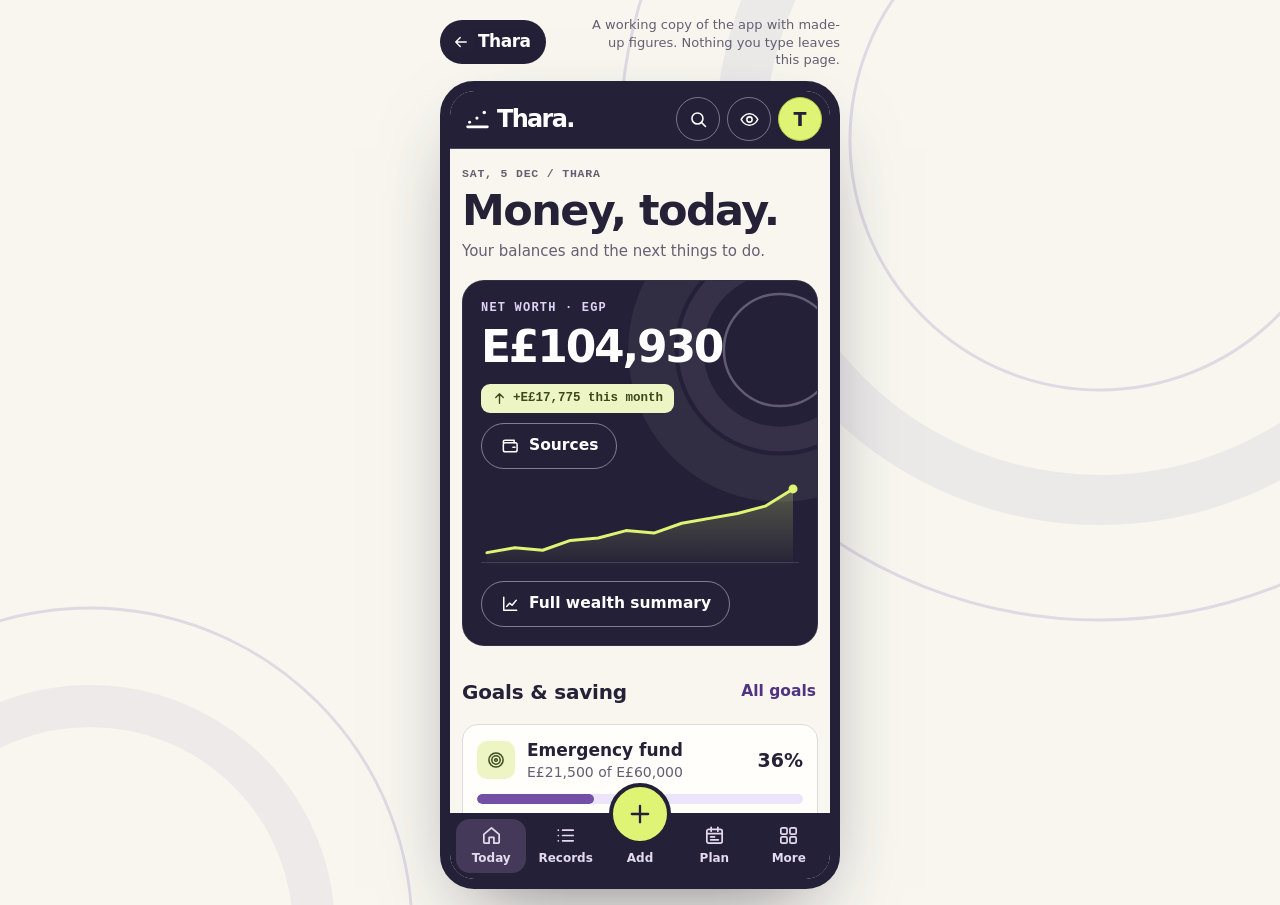
<file: demo.html>
<!doctype html>
<html lang="en">
<head>
<meta charset="utf-8">
<meta name="viewport" content="width=device-width, initial-scale=1, viewport-fit=cover">
<title>Thara · Try the app</title>
<meta name="description" content="A working copy of Thara in your browser: Today, Records, Plan and More, the add menu, and every figure made up. Nothing to install and no account.">
<meta name="theme-color" content="#242037">
<meta name="color-scheme" content="light dark">
<link rel="icon" href="icon.svg" type="image/svg+xml">
<script>
/* Before the first paint: the viewer's theme, language and effects, kept in
   the same keys the rest of the site uses. Storage can be missing or
   blocked; the page then simply follows the device. */
(function () {
  var d = document.documentElement;
  function g(k) { try { return localStorage.getItem(k); } catch (e) { return null; } }
  var t = g('thara-theme');
  if (t === 'light' || t === 'dark') d.setAttribute('data-theme', t);
  if (g('thara-motion') === 'off') d.setAttribute('data-motion', 'off');
  if (g('thara-lang') === 'ar') { d.lang = 'ar'; d.dir = 'rtl'; }
})();
</script>
<style>
/* Thara demo. The app's own Daybook palette (lib/core/theme/daybook_colors.dart):
   ink and lime for emphasis, warm paper for the ground, violet, peach and
   pale lime for neutral, outgoing and incoming rows. The title bar and the
   bottom bar are ink by day and by night. */
:root {
  --ink: #242037; --lime: #dff375; --lime-edge: #b3c64c;
  --nav-selected: #45395a; --nav-ink: #e4daee;
  --on-ink: #fff; --on-ink-muted: #dfd3f6; --on-pale-lime: #3b491a; --lime-deep: #7d8f1f;
  --paper: #f8f6ef; --surface: #fffefa; --text: #262137; --muted: #655f72; --line: #ded9e3;
  --violet: #ebe4fa; --peach: #f9e0d4; --pale-lime: #eef5c4; --purple: #513381;
  --error: #a33b3c; --field-line: #8b8595; --bar-fill: #7350a6;
  --bar-income: #7d8f1f; --bar-spending: #8a64b8; --income-text: #366326;
  --chosen-bg: var(--ink); --chosen-fg: #fff; --focus: var(--purple);
  --scrim: rgba(36, 32, 55, .42);
  --shadow: 0 1px 2px rgba(36, 32, 55, .06), 0 22px 46px -26px rgba(36, 32, 55, .45);
  --ease: cubic-bezier(.22, 1, .36, 1);
  --font: system-ui, -apple-system, "Segoe UI", Roboto, "Noto Sans", "Noto Sans Arabic", Tahoma, sans-serif;
  --mono: ui-monospace, "Cascadia Mono", "SF Mono", Menlo, Consolas, "Liberation Mono", monospace;
  color-scheme: light;
}
@media (prefers-color-scheme: dark) {
  :root:not([data-theme="light"]) {
    --paper: #211b30; --surface: #2d253d; --text: #f8efff; --muted: #c5b8d4; --line: #51455f;
    --violet: #443457; --peach: #543843; --pale-lime: #dce89e; --purple: #e1c5ff;
    --error: #ffb2b6; --field-line: #8f82a1; --bar-fill: #b294ea; --bar-income: #b7c952;
    --income-text: #cfe27a; --chosen-bg: var(--lime); --chosen-fg: var(--ink);
    --scrim: rgba(8, 5, 16, .58);
    --shadow: 0 1px 2px rgba(0, 0, 0, .3), 0 22px 46px -26px rgba(0, 0, 0, .8);
    color-scheme: dark;
  }
}
:root[data-theme="dark"] {
  --paper: #211b30; --surface: #2d253d; --text: #f8efff; --muted: #c5b8d4; --line: #51455f;
  --violet: #443457; --peach: #543843; --pale-lime: #dce89e; --purple: #e1c5ff;
  --error: #ffb2b6; --field-line: #8f82a1; --bar-fill: #b294ea; --bar-income: #b7c952;
  --income-text: #cfe27a; --chosen-bg: var(--lime); --chosen-fg: var(--ink);
  --scrim: rgba(8, 5, 16, .58);
  --shadow: 0 1px 2px rgba(0, 0, 0, .3), 0 22px 46px -26px rgba(0, 0, 0, .8);
  color-scheme: dark;
}

* { box-sizing: border-box; }
html, body { height: 100%; }
body {
  margin: 0; background: var(--paper); color: var(--text);
  font: 400 16px/1.4 var(--font); -webkit-font-smoothing: antialiased;
  -webkit-tap-highlight-color: transparent;
}
button, input, select, textarea { font: inherit; color: inherit; }
button { -webkit-tap-highlight-color: transparent; }
:lang(ar) * { letter-spacing: 0 !important; }
[hidden] { display: none !important; }
.sr { position: absolute; width: 1px; height: 1px; overflow: hidden; clip: rect(0 0 0 0); white-space: nowrap; }
:focus-visible { outline: 2px solid var(--focus); outline-offset: 2px; }
.tbar :focus-visible, .nav :focus-visible, .arc :focus-visible, .hero :focus-visible, .back:focus-visible {
  outline-color: var(--lime); box-shadow: 0 0 0 4px var(--ink);
}
.ic { width: 20px; height: 20px; flex: none; fill: none; stroke: currentColor; stroke-width: 1.8; stroke-linecap: round; stroke-linejoin: round; }
[dir="rtl"] .ic.dir { transform: scaleX(-1); }

/* ---------- the stage: a phone-sized app on a desktop, the whole screen on a phone ---------- */
.stage {
  min-height: 100dvh; display: flex; flex-direction: column; align-items: center; justify-content: center;
  gap: 12px; padding: 16px; position: relative; overflow: hidden;
}
.bg-rings { position: fixed; inset: 0; pointer-events: none; z-index: 0; color: var(--line); }
.bg-rings svg { position: absolute; width: 1000px; height: 1000px; top: -360px; inset-inline-end: -320px; }
.bg-rings svg + svg { width: 700px; height: 700px; top: auto; bottom: -380px; inset-inline-start: -260px; inset-inline-end: auto; }
.bg-rings circle { fill: none; stroke: currentColor; }
.stage-bar {
  position: relative; z-index: 1; width: 400px; max-width: 100%;
  display: flex; align-items: center; justify-content: space-between; gap: 16px;
}
.back {
  display: inline-flex; align-items: center; gap: 8px; min-height: 44px; padding: 0 16px 0 12px;
  border-radius: 999px; background: var(--ink); color: var(--on-ink); text-decoration: none;
  font-weight: 900; font-size: 17px; letter-spacing: -.03em; flex: none;
}
.back .ic { width: 18px; height: 18px; }
.cap { margin: 0; color: var(--muted); font-size: 13px; line-height: 1.35; max-width: 250px; text-align: end; }
.device {
  position: relative; z-index: 1; width: 400px; max-width: 100%;
  height: min(860px, calc(100dvh - 92px)); min-height: 560px;
  border: 10px solid var(--ink); border-radius: 34px; background: var(--ink);
  box-shadow: 0 34px 80px -34px rgba(36, 32, 55, .6); overflow: hidden;
}
@media (max-width: 520px) {
  .stage { display: block; padding: 0; min-height: 0; }
  .stage-bar, .bg-rings { display: none; }
  .device { width: 100%; height: 100dvh; min-height: 0; border: 0; border-radius: 0; box-shadow: none; }
}
@media (min-width: 521px) { .phone-only { display: none !important; } }

/* ---------- the app shell ---------- */
.app {
  position: relative; height: 100%; display: flex; flex-direction: column;
  overflow: hidden; background: var(--paper); isolation: isolate; border-radius: 24px;
}
@media (max-width: 520px) { .app { border-radius: 0; } }

.tbar {
  flex: none; position: relative; z-index: 6; background: var(--ink); color: var(--on-ink);
  display: flex; align-items: center; gap: 8px;
  padding: env(safe-area-inset-top) 8px 0 8px; height: calc(58px + env(safe-area-inset-top));
  border-bottom: 1px solid rgba(228, 218, 238, .2);
}
.brand {
  display: inline-flex; align-items: center; gap: 6px; min-height: 48px; padding: 0 6px;
  background: none; border: 0; color: inherit; cursor: pointer; border-radius: 12px;
}
.brand .glyph { width: 27px; height: 27px; transition: transform .62s var(--ease); }
.wordmark { font-size: 24px; font-weight: 900; letter-spacing: -.07em; line-height: 1; }
.tbar .acts { margin-inline-start: auto; display: flex; gap: 7px; }
.circ {
  width: 44px; height: 44px; border-radius: 50%; padding: 0; display: grid; place-items: center;
  border: 1.5px solid rgba(228, 218, 238, .45); background: transparent; color: var(--on-ink); cursor: pointer;
  transition: transform .15s var(--ease), background .15s;
}
.circ .ic { width: 21px; height: 21px; }
.circ[aria-expanded="true"], .circ[aria-pressed="true"] { background: rgba(228, 218, 238, .14); }
.circ.lime { background: var(--lime); border-color: var(--lime-edge); color: var(--ink); font-weight: 900; font-size: 19px; }
.circ.lime[aria-expanded="true"] { box-shadow: 0 0 0 3px rgba(223, 243, 117, .35); }

.sbar {
  flex: none; height: 0; overflow: hidden; visibility: hidden; background: var(--paper);
  transition: height .26s var(--ease), visibility .26s;
}
.sbar.open { height: 66px; visibility: visible; }
.sfield {
  margin: 10px 12px 0; display: flex; align-items: center; gap: 10px; min-height: 48px; padding: 0 6px 0 14px;
  border: 1.5px solid var(--field-line); border-radius: 14px; background: var(--surface);
}
.sfield:focus-within { border-color: var(--purple); }
.sfield input { flex: 1; min-width: 0; border: 0; background: transparent; outline: none; font-size: 16px; min-height: 44px; }
.sfield input::-webkit-search-cancel-button { display: none; }
.sfield .ic { color: var(--muted); }
.mini {
  width: 44px; height: 44px; border-radius: 50%; display: grid; place-items: center; border: 0; flex: none;
  background: transparent; color: var(--muted); cursor: pointer; padding: 0;
}

.pager { flex: 1; min-height: 0; position: relative; overflow: hidden; touch-action: pan-y pinch-zoom; }
.pager.dragging { user-select: none; -webkit-user-select: none; }
.track { display: flex; height: 100%; width: 400%; will-change: transform; }
.page {
  position: relative; width: 25%; height: 100%; overflow-y: auto; overflow-x: hidden; overscroll-behavior: contain;
  padding: 16px 12px calc(110px + env(safe-area-inset-bottom)); scrollbar-width: thin; touch-action: pan-y pinch-zoom;
}
@keyframes pagein { from { opacity: 0; transform: translateY(12px); } to { opacity: 1; transform: none; } }
@keyframes rise { from { opacity: 0; transform: translateY(26px); } to { opacity: 1; transform: none; } }
.page.enter { animation: pagein .26s var(--ease) both; }
.page.enter .st { animation: rise .44s var(--ease) both; animation-delay: calc(var(--st, 0) * 42ms); }

/* ---------- type ---------- */
.kicker { margin: 2px 0 6px; font: 700 11.5px/1.3 var(--mono); letter-spacing: .07em; text-transform: uppercase; color: var(--muted); }
:lang(ar) .kicker { font-family: var(--font); font-size: 13px; }
.title { margin: 0; font-size: clamp(30px, 10vw, 43px); font-weight: 900; letter-spacing: -.037em; line-height: 1.06; }
:lang(ar) .title { line-height: 1.3; }
.sub { margin: 7px 0 18px; color: var(--muted); font-size: 15px; }
.sec { display: flex; align-items: center; justify-content: space-between; gap: 10px; margin: 24px 0 10px; }
.sec h2 { margin: 0; font-size: 20px; font-weight: 800; letter-spacing: -.01em; }
.link {
  background: none; border: 0; padding: 0 2px; min-height: 44px; cursor: pointer;
  color: var(--purple); font-weight: 800; font-size: 15.5px;
}
.muted { color: var(--muted); }
.small { font-size: 13.5px; }
.m { unicode-bidi: isolate; font-variant-numeric: tabular-nums; white-space: nowrap; }

/* ---------- cards and rows ---------- */
.card, .list { background: var(--surface); border: 1px solid var(--line); border-radius: 16px; }
.list { overflow: hidden; }
.row {
  display: flex; align-items: center; gap: 12px; width: 100%; min-height: 62px; padding: 10px 12px;
  background: transparent; border: 0; border-top: 1px solid var(--line); text-align: start; cursor: pointer;
  color: var(--text); text-decoration: none; transition: background .15s;
}
.row:first-child { border-top: 0; }
div.row { cursor: default; }
button.row:hover, a.row:hover { background: color-mix(in srgb, var(--violet) 40%, transparent); }
.tile {
  width: 38px; height: 38px; border-radius: 10px; flex: none; display: grid; place-items: center;
  background: var(--violet); color: var(--text);
}
.t-peach { background: var(--peach); color: var(--text); }
.t-lime { background: var(--pale-lime); color: var(--on-pale-lime); }
.t-violet { background: var(--violet); color: var(--text); }
.row .tx { flex: 1; min-width: 0; }
.row b { display: block; font-weight: 700; font-size: 16px; overflow: hidden; text-overflow: ellipsis; white-space: nowrap; }
.row small { display: block; color: var(--muted); font-size: 14px; overflow: hidden; text-overflow: ellipsis; white-space: nowrap; }
.amt { font-weight: 700; font-size: 16px; }
.in { color: var(--income-text); }
.chev { color: var(--muted); }
.row small.amt-s { color: var(--text); font-weight: 700; font-size: 15px; margin-top: 2px; }
.row small.amt-s.in { color: var(--income-text); }

/* ---------- the net worth hero ---------- */
.hero {
  position: relative; overflow: hidden; background: var(--ink); color: var(--on-ink);
  border-radius: 22px; padding: 20px 18px 18px; border: 1px solid rgba(228, 218, 238, .08);
  touch-action: pan-y;
}
.rings { position: absolute; width: 330px; height: 330px; top: -96px; inset-inline-end: -128px; pointer-events: none; overflow: visible; }
.rings circle { fill: none; stroke: #e4daee; transform-box: fill-box; transform-origin: center; }
.rings .r1 { stroke-width: 28; stroke-opacity: .07; }
.rings .r2 { stroke-width: 15; stroke-opacity: .09; }
.rings .r3 { stroke-width: 1.5; stroke-opacity: .32; }
@keyframes ring { 0% { transform: scale(.9); } 45% { transform: scale(1.07); stroke-opacity: .42; } 100% { transform: scale(1); } }
.rings.wave circle { animation: ring .95s var(--ease) both; animation-delay: calc(var(--i) * 95ms); }
.hk { position: relative; margin: 0; font: 700 12px/1.3 var(--mono); letter-spacing: .1em; color: var(--on-ink-muted); }
:lang(ar) .hk { font-family: var(--font); font-size: 13px; }
.big { position: relative; margin: 8px 0 14px; font-size: 44px; font-weight: 900; letter-spacing: -.05em; line-height: 1.05; }
.hrow { position: relative; display: flex; align-items: center; justify-content: space-between; gap: 10px; flex-wrap: wrap; }
.tag {
  display: inline-flex; align-items: center; gap: 6px; padding: 7px 11px; border-radius: 9px;
  background: var(--pale-lime); color: var(--on-pale-lime); font: 700 12.5px/1.2 var(--mono);
}
.hero .tag { background: #eef5c4; color: #3b491a; }
:lang(ar) .tag { font-family: var(--font); font-size: 13.5px; }
.tag .ic { width: 15px; height: 15px; stroke-width: 2.2; }
.pill {
  position: relative; display: inline-flex; align-items: center; gap: 9px; min-height: 46px; padding: 0 18px;
  border-radius: 999px; border: 1.5px solid rgba(228, 218, 238, .5); background: transparent; color: var(--on-ink);
  font-weight: 800; font-size: 15.5px; cursor: pointer; transition: transform .15s var(--ease), background .15s;
}
.pill:hover { background: rgba(228, 218, 238, .08); }
.spark { position: relative; display: block; width: 100%; height: auto; margin: 14px 0 12px; overflow: visible; }
.spark .base { stroke: rgba(228, 218, 238, .16); stroke-width: 1; }
.spark .line { fill: none; stroke: var(--lime); stroke-width: 3; stroke-linecap: round; stroke-linejoin: round; }
.spark .dot { fill: var(--lime); }
@keyframes draw { from { stroke-dasharray: 1; stroke-dashoffset: 1; } to { stroke-dasharray: 1; stroke-dashoffset: 0; } }
@keyframes fadein { from { opacity: 0; } to { opacity: 1; } }
.page.enter .spark .line { animation: draw 1s var(--ease) .12s both; }
.page.enter .spark .area, .page.enter .spark .dot { animation: fadein .5s ease .7s both; }

/* ---------- buttons, chips, tiles ---------- */
.btn {
  display: inline-flex; align-items: center; justify-content: center; gap: 9px; min-height: 48px; padding: 0 18px;
  border-radius: 14px; border: 1.5px solid var(--field-line); background: var(--surface); color: var(--text);
  font-weight: 800; font-size: 16px; cursor: pointer; text-decoration: none; text-align: center;
  transition: transform .15s var(--ease), filter .15s;
}
.btn.lime { background: var(--lime); border-color: var(--lime-edge); color: var(--ink); }
.btn.danger { background: var(--peach); border-color: transparent; color: var(--error); }
.btn.wide { width: 100%; }
.btn.sm { min-height: 44px; padding: 0 14px; font-size: 14.5px; border-radius: 12px; }
.btn:disabled { opacity: .45; cursor: default; }
.btn:hover:not(:disabled) { filter: brightness(.98); }
.btn:active:not(:disabled), .row:active, .chip:active, .circ:active, .pill:active, .daily:active, .nr:active, .at:active, .navb:active, .brand:active { transform: scale(.97); }
.chips { display: flex; flex-wrap: wrap; gap: 8px; margin: 0 0 16px; }
.chip {
  display: inline-flex; align-items: center; gap: 7px; min-height: 44px; padding: 0 18px; border-radius: 999px;
  border: 1.5px solid var(--line); background: var(--surface); color: var(--text); font-weight: 800; font-size: 15px;
  cursor: pointer; transition: background .2s, color .2s, border-color .2s, transform .15s var(--ease);
}
.chip[aria-pressed="true"] { background: var(--chosen-bg); border-color: var(--chosen-bg); color: var(--chosen-fg); }
.chip .ic { width: 18px; height: 18px; }
.duo { display: grid; grid-template-columns: 1fr 1fr; gap: 10px; margin-top: 12px; }
.daily {
  display: flex; justify-content: space-between; align-items: flex-start; gap: 6px; min-height: 70px; padding: 13px 14px;
  border-radius: 16px; border: 1px solid var(--line); background: var(--surface); color: var(--text); text-align: start;
  cursor: pointer; min-width: 0;
}
div.daily { cursor: default; }
.daily.v { background: var(--violet); }
.daily small { display: block; color: var(--muted); font-size: 14px; }
.daily b { display: block; font-size: clamp(16px, 4.9vw, 19px); font-weight: 800; margin-top: 2px; }
@media (max-width: 359px) { .daily > .ic { display: none; } }
.daily > span { min-width: 0; }
.daily small { overflow: hidden; text-overflow: ellipsis; white-space: nowrap; }
.goal { padding: 14px; }
.goal + .goal { margin-top: 10px; }
.gtop { display: flex; align-items: center; gap: 12px; margin-bottom: 12px; }
.gtop .tx { flex: 1; min-width: 0; }
.gtop b { display: block; font-size: 17px; font-weight: 800; }
.gtop small { display: block; color: var(--muted); font-size: 14px; }
.gtop .pc { font-size: 19px; font-weight: 900; }
.prog { position: relative; height: 10px; border-radius: 99px; background: var(--violet); overflow: hidden; }
.prog i { display: block; height: 100%; border-radius: inherit; background: var(--bar-fill); transition: width .7s var(--ease); }
.prog em { position: absolute; top: 0; bottom: 0; width: 2px; margin-inline-start: -1px; background: var(--text); opacity: .45; }
.goal p { margin: 8px 0 12px; }
.empty { padding: 18px; }
.empty h3 { margin: 0 0 6px; font-size: 21px; font-weight: 800; }
.empty p { margin: 0 0 16px; color: var(--muted); font-size: 15.5px; line-height: 1.5; }
.count { margin: 2px 0 8px; color: var(--muted); font-weight: 800; font-size: 15px; }
.month { margin: 24px 0 10px; font-size: 20px; font-weight: 800; }
.two { display: grid; grid-template-columns: 1fr 1fr; gap: 10px; }
.glist.fade { animation: rise .3s var(--ease) both; }
@keyframes flash { 0%, 55% { box-shadow: 0 0 0 3px var(--lime-deep); } 100% { box-shadow: 0 0 0 0 transparent; } }
.flash { animation: flash 1.5s var(--ease); }
.split { padding: 12px 14px; border-top: 1px solid var(--line); }
.split:first-child { border-top: 0; }
.sl { display: flex; justify-content: space-between; gap: 10px; margin-bottom: 8px; }
.sl b { font-weight: 800; }
.split small { display: block; margin-top: 6px; }
.due .btn { flex: none; }

/* ---------- fields ---------- */
.field { display: block; margin: 0 0 14px; min-width: 0; }
.field > span:first-child { display: block; margin: 0 0 6px; font-weight: 800; font-size: 14.5px; }
.input, .select {
  width: 100%; min-height: 50px; padding: 0 14px; border-radius: 12px; border: 1.5px solid var(--field-line);
  background: var(--surface); color: var(--text); font-size: 16.5px; outline: none;
}
.input:focus, .select:focus { border-color: var(--purple); box-shadow: 0 0 0 1px var(--purple); }
.selwrap { position: relative; display: block; }
.select { appearance: none; -webkit-appearance: none; padding-inline-end: 40px; text-overflow: ellipsis; }
.selwrap .ic { position: absolute; top: 50%; inset-inline-end: 13px; transform: translateY(-50%); pointer-events: none; color: var(--text); width: 18px; height: 18px; }
.amtf {
  display: flex; align-items: center; gap: 8px; min-height: 66px; padding: 0 16px; border-radius: 14px;
  border: 1.5px solid var(--field-line); background: var(--surface);
}
.amtf:focus-within { border-color: var(--purple); box-shadow: 0 0 0 1px var(--purple); }
.amtf .cur { font-weight: 800; font-size: 20px; color: var(--muted); }
.amtf input { flex: 1; min-width: 0; border: 0; background: transparent; outline: none; font-size: 30px; font-weight: 800; letter-spacing: -.02em; }
[dir="rtl"] .amtf input { text-align: right; }
.seg {
  display: grid; grid-auto-flow: column; grid-auto-columns: 1fr; gap: 4px; padding: 4px; margin: 0 0 16px;
  border-radius: 999px; border: 1px solid var(--line); background: var(--surface);
}
.seg button {
  min-height: 44px; padding: 0 8px; border-radius: 999px; border: 0; background: transparent; color: var(--text);
  font-weight: 800; font-size: 15px; cursor: pointer; transition: background .2s, color .2s;
}
.seg button[aria-pressed="true"] { background: var(--chosen-bg); color: var(--chosen-fg); }
.err { min-height: 0; margin: 0 0 12px; color: var(--error); font-weight: 700; font-size: 14.5px; }
.err:empty { display: none; }
.btns { display: flex; gap: 10px; }
.btns .btn { flex: 1; }

/* ---------- bottom bar ---------- */
.nav {
  position: absolute; z-index: 7; inset-inline: 0; bottom: 0; background: var(--ink);
  display: grid; grid-template-columns: repeat(5, 1fr); gap: 4px;
  padding: 6px 6px calc(6px + env(safe-area-inset-bottom));
}
.navb {
  position: relative; display: flex; flex-direction: column; align-items: center; justify-content: center; gap: 3px;
  height: 54px; border-radius: 14px; border: 0; background: transparent; color: var(--nav-ink);
  font-weight: 800; font-size: 12px; cursor: pointer; transition: background .2s, transform .15s var(--ease);
}
.navb .ic { width: 23px; height: 23px; }
.navb[aria-current="page"] { background: var(--nav-selected); }
.navb.add { justify-content: flex-end; padding-bottom: 6px; }
.plus {
  position: absolute; top: -36px; left: 50%; width: 62px; height: 62px; margin-left: -31px;
  border-radius: 50%; background: var(--lime); border: 4px solid var(--ink); color: var(--ink);
  display: grid; place-items: center; transition: transform .3s var(--ease);
}
.plus .ic { width: 28px; height: 28px; stroke-width: 2; }
.navb.add[aria-expanded="true"] .plus .ic { transform: rotate(45deg); }

/* ---------- the arc menu ---------- */
.arc { position: absolute; inset: 0; z-index: 20; }
.arc-scrim {
  position: absolute; inset: 0; width: 100%; border: 0; padding: 0; cursor: default;
  background: rgba(36, 32, 55, .3); -webkit-backdrop-filter: blur(7px); backdrop-filter: blur(7px);
  opacity: 0; transition: opacity .26s ease;
}
.arc.open .arc-scrim { opacity: 1; }
.dome, .dome-edge {
  position: absolute; inset: 0; pointer-events: none;
  clip-path: circle(28px at var(--bx) var(--by)); transition: clip-path .36s var(--ease);
}
.dome-edge { background: rgba(228, 218, 238, .3); }
.dome { background: var(--ink); }
.arc.open .dome { clip-path: circle(var(--R) at var(--cx) var(--cy)); }
.arc.open .dome-edge { clip-path: circle(calc(var(--R) + 1.5px) at var(--cx) var(--cy)); }
.arc-item {
  position: absolute; left: var(--bx); top: var(--by); width: 90px; margin: -24px 0 0 -45px;
  display: flex; flex-direction: column; align-items: center; gap: 6px; padding: 0; border: 0; background: none;
  color: var(--on-ink); font-weight: 800; font-size: 13px; line-height: 1.15; text-align: center; cursor: pointer;
  opacity: 0; transform: translate(0, 0) scale(.3);
  transition: transform .38s cubic-bezier(.2, .9, .3, 1.12) var(--d, 0ms), opacity .2s ease var(--d, 0ms);
}
.arc.open .arc-item { opacity: 1; transform: translate(var(--x), var(--y)) scale(1); }
.arc-item .ac {
  width: 48px; height: 48px; border-radius: 50%; display: grid; place-items: center;
  background: #3d3452; border: 1.5px solid rgba(228, 218, 238, .28); color: #fff;
}
.arc-item .ac .ic { width: 22px; height: 22px; }
.arc-item .ac.k-peach { background: #f9e0d4; border-color: #f9e0d4; color: #242037; }
.arc-item .ac.k-lime { background: #eef5c4; border-color: #eef5c4; color: #3b491a; }
.arc-item .ac.k-violet { background: #ebe4fa; border-color: #ebe4fa; color: #242037; }
.arc-item.lime .ac { background: transparent; border: 2px solid var(--lime); color: var(--lime); }
.arc-item.lime { color: var(--lime); }
.arc-item:focus-visible { outline: none; box-shadow: none; }
.arc-item:focus-visible .ac { outline: 2px solid var(--lime); outline-offset: 3px; }
.arc-x {
  position: absolute; left: var(--bx); top: var(--by); width: 62px; height: 62px; margin: -31px 0 0 -31px;
  border-radius: 50%; background: var(--lime); border: 4px solid var(--ink); color: var(--ink);
  display: grid; place-items: center; padding: 0; cursor: pointer;
}
.arc-x .ic { width: 28px; height: 28px; stroke-width: 2; transition: transform .3s var(--ease); }
.arc.open .arc-x .ic { transform: rotate(45deg); }

/* ---------- sheets, the pop-up, the dialog, the toast ---------- */
.layer { position: absolute; inset: 0; z-index: 30; display: flex; flex-direction: column; justify-content: flex-end; }
.scrim { position: absolute; inset: 0; background: var(--scrim); opacity: 0; transition: opacity .28s ease; }
.layer.open .scrim, .dlg .scrim { opacity: 1; }
.sheet {
  position: relative; max-height: calc(100% - 24px); overflow-y: auto; overscroll-behavior: contain;
  background: var(--paper); border-radius: 22px 22px 0 0; padding: 6px 14px calc(18px + env(safe-area-inset-bottom));
  transform: translateY(100%); transition: transform .34s var(--ease); box-shadow: 0 -12px 40px rgba(0, 0, 0, .18);
  outline: none;
}
.layer.open .sheet { transform: none; }
.sheet.swap { animation: rise .3s var(--ease) both; }
.handle { width: 40px; height: 5px; border-radius: 9px; background: var(--line); margin: 6px auto 12px; }
.shead { display: flex; align-items: center; justify-content: space-between; gap: 10px; margin: 0 0 14px; }
.shead h2 { margin: 0; font-size: 30px; font-weight: 900; letter-spacing: -.035em; line-height: 1.1; min-width: 0; }
:lang(ar) .shead h2 { line-height: 1.35; }
.xbtn {
  flex: none; width: 44px; height: 44px; border-radius: 50%; display: grid; place-items: center; padding: 0;
  border: 1.5px solid var(--line); background: var(--surface); color: var(--text); cursor: pointer;
}
.hh { margin: 20px 0 10px; font-size: 20px; font-weight: 800; }
.searchf {
  display: flex; align-items: center; gap: 12px; min-height: 54px; padding: 0 16px; margin: 0 0 4px;
  border-radius: 14px; border: 1.5px solid var(--field-line); background: var(--surface);
  transition: border-color .2s, box-shadow .2s;
}
.searchf:focus-within { border-color: var(--purple); box-shadow: 0 0 0 1px var(--purple); }
.searchf input { flex: 1; min-width: 0; border: 0; outline: none; background: transparent; font-size: 17px; }
.searchf .ic { color: var(--muted); width: 22px; height: 22px; }
.newrec { display: grid; grid-template-columns: repeat(3, 1fr); gap: 8px; margin-bottom: 10px; }
.nr {
  display: flex; flex-direction: column; align-items: center; justify-content: center; gap: 10px; min-height: 96px;
  padding: 12px 4px; border-radius: 16px; border: 1px solid var(--line); font-weight: 800; font-size: 16px; cursor: pointer;
  transition: transform .15s var(--ease);
}
.nr .bub { width: 42px; height: 42px; border-radius: 50%; display: grid; place-items: center; background: var(--surface); color: var(--text); }
.acts4 { display: grid; grid-template-columns: repeat(4, 1fr); gap: 8px; margin-top: 10px; }
.at {
  display: flex; flex-direction: column; align-items: center; justify-content: center; gap: 8px; min-height: 76px;
  padding: 10px 4px; border-radius: 14px; border: 1px solid var(--line); background: var(--surface); color: var(--text);
  font-weight: 800; font-size: 13.5px; line-height: 1.15; text-align: center; cursor: pointer; transition: transform .15s var(--ease);
}
.at .sq { width: 36px; height: 36px; border-radius: 10px; display: grid; place-items: center; background: var(--pale-lime); color: var(--on-pale-lime); }
.tip { margin: 10px 0 0; color: var(--muted); font-size: 14px; }
.kv { margin: 0 0 16px; border: 1px solid var(--line); border-radius: 16px; background: var(--surface); overflow: hidden; }
.kv div { display: flex; justify-content: space-between; align-items: baseline; gap: 14px; padding: 12px 14px; border-top: 1px solid var(--line); }
.kv div:first-child { border-top: 0; }
.kv dt { color: var(--muted); }
.kv dd { margin: 0; font-weight: 700; text-align: end; min-width: 0; overflow-wrap: anywhere; }
.dbig { margin: 0 0 16px; font-size: 40px; font-weight: 900; letter-spacing: -.045em; }
.inapp { text-align: center; padding: 6px 4px 14px; }
.inapp .tile { width: 64px; height: 64px; border-radius: 18px; margin: 0 auto 14px; }
.inapp .tile .ic { width: 30px; height: 30px; }
.inapp .lead { font-size: 18px; font-weight: 700; margin: 0 0 8px; line-height: 1.45; }
.inapp p { margin: 0; }

.receipt-wrap { position: relative; padding: 16px 10px 22px; margin: 0 0 14px; }
.receipt {
  position: relative; width: min(270px, 100%); margin: 0 auto; padding: 18px 16px 20px; background: #fffdf6; color: #2a2633;
  font: 500 12.5px/1.55 var(--mono); border-radius: 3px; transform: rotate(-1.4deg);
  box-shadow: 0 14px 30px -14px rgba(0, 0, 0, .5);
}
.receipt::after {
  content: ""; position: absolute; left: 0; right: 0; bottom: -7px; height: 8px;
  background: linear-gradient(135deg, #fffdf6 50%, transparent 50%) 0 0 / 10px 8px, linear-gradient(225deg, #fffdf6 50%, transparent 50%) 0 0 / 10px 8px;
}
.receipt h4 { margin: 0; text-align: center; font-size: 15px; letter-spacing: .12em; }
.receipt .c { text-align: center; color: #6c6677; margin: 0 0 8px; }
.receipt .ln { display: flex; justify-content: space-between; gap: 10px; }
.receipt .tot { border-top: 1.5px dashed #9a94a5; margin-top: 8px; padding-top: 6px; font-weight: 800; font-size: 14px; }
.corner { position: absolute; width: 26px; height: 26px; border: 3px solid var(--lime-deep); }
.corner.a { top: 4px; left: 4px; border-right: 0; border-bottom: 0; border-radius: 8px 0 0 0; }
.corner.b { top: 4px; right: 4px; border-left: 0; border-bottom: 0; border-radius: 0 8px 0 0; }
.corner.c { bottom: 4px; left: 4px; border-right: 0; border-top: 0; border-radius: 0 0 0 8px; }
.corner.d { bottom: 4px; right: 4px; border-left: 0; border-top: 0; border-radius: 0 0 8px 0; }
.scanline { position: absolute; left: 12%; right: 12%; top: 12%; height: 2px; background: var(--lime-deep); box-shadow: 0 0 14px var(--lime); animation: scan 2.4s ease-in-out infinite alternate; }
@keyframes scan { to { top: 86%; } }

.mic-wrap { position: relative; width: 156px; height: 156px; margin: 6px auto 10px; display: grid; place-items: center; }
.mic-wrap span { position: absolute; inset: 0; border-radius: 50%; border: 2px solid var(--bar-fill); opacity: 0; animation: pulse 1.8s var(--ease) infinite; animation-delay: calc(var(--i) * .6s); }
@keyframes pulse { 0% { transform: scale(.45); opacity: .75; } 100% { transform: scale(1); opacity: 0; } }
.mic-wrap.done span { animation: none; opacity: 0; }
.mic-core { width: 76px; height: 76px; border-radius: 50%; display: grid; place-items: center; background: var(--lime); border: 1.5px solid var(--lime-edge); color: var(--ink); }
.mic-core .ic { width: 32px; height: 32px; }
.heard { min-height: 3.2em; margin: 0 0 6px; text-align: center; font-size: 21px; font-weight: 800; line-height: 1.35; }
.status { text-align: center; margin: 0 0 14px; }

.chat { display: flex; flex-direction: column; gap: 10px; margin: 0 0 12px; }
.msg { max-width: 88%; padding: 11px 14px; border-radius: 18px; font-size: 15.5px; line-height: 1.45; animation: rise .3s var(--ease) both; }
.msg.me { align-self: flex-end; background: var(--chosen-bg); color: var(--chosen-fg); border-end-end-radius: 6px; }
.msg.ai { align-self: flex-start; background: var(--surface); border: 1px solid var(--line); border-end-start-radius: 6px; }
.msg.ai b { display: flex; align-items: center; gap: 6px; font-size: 13px; color: var(--purple); margin-bottom: 3px; }
.msg.ai b .ic { width: 16px; height: 16px; }
.dots i { display: inline-block; width: 7px; height: 7px; margin: 0 2px; border-radius: 50%; background: var(--muted); animation: blink 1s infinite; }
.dots i:nth-child(2) { animation-delay: .15s; } .dots i:nth-child(3) { animation-delay: .3s; }
@keyframes blink { 0%, 100% { opacity: .25; } 50% { opacity: 1; } }
.askf { display: flex; gap: 8px; align-items: center; }
.askf .input { flex: 1; }
.sendb { flex: none; width: 50px; height: 50px; border-radius: 14px; border: 1.5px solid var(--lime-edge); background: var(--lime); color: var(--ink); display: grid; place-items: center; cursor: pointer; }

.mnav { display: flex; align-items: center; justify-content: space-between; gap: 10px; margin: 0 0 14px; }
.mnav b { font-size: 18px; font-weight: 800; }
.bars .bl { padding: 10px 14px; border-top: 1px solid var(--line); }
.bars .bl:first-child { border-top: 0; }
.bars .bl div { display: flex; justify-content: space-between; gap: 10px; margin-bottom: 7px; }
.wf { padding: 14px; border-top: 1px solid var(--line); }
.wf:first-child { border-top: 0; }
.wf small { display: block; color: var(--muted); font-size: 14px; }
.wf b { display: block; font-size: 26px; font-weight: 900; letter-spacing: -.03em; }

.pop {
  position: absolute; z-index: 25; top: calc(62px + env(safe-area-inset-top)); inset-inline-end: 8px;
  width: min(312px, calc(100% - 16px)); padding: 16px; border-radius: 22px;
  background: var(--surface); border: 1px solid var(--line); box-shadow: var(--shadow);
  transform-origin: calc(100% - 22px) -8px; transform: scale(.35); opacity: 0;
  transition: transform .28s var(--ease), opacity .18s ease;
}
[dir="rtl"] .pop { transform-origin: 22px -8px; }
.pop.open { transform: none; opacity: 1; }
.pop h2 { margin: 0 0 12px; font-size: 22px; font-weight: 900; letter-spacing: -.03em; }
.pop .pl { margin: 0 0 6px; font-weight: 800; font-size: 14px; color: var(--muted); }
.pop .seg { margin-bottom: 14px; }
.trow { display: flex; align-items: center; justify-content: space-between; gap: 12px; padding: 10px 0; border-top: 1px solid var(--line); }
.trow b { display: block; font-weight: 800; }
.trow small { display: block; color: var(--muted); font-size: 13px; }
.sw::before { content: ""; position: absolute; inset: -6px; }
.sw { position: relative; flex: none; width: 52px; height: 32px; border-radius: 99px; border: 0; padding: 0; background: var(--line); cursor: pointer; transition: background .2s; }
.sw::after {
  content: ""; position: absolute; top: 4px; inset-inline-start: 4px; width: 24px; height: 24px; border-radius: 50%;
  background: #fff; box-shadow: 0 1px 3px rgba(0, 0, 0, .3); transition: inset-inline-start .22s var(--ease);
}
.sw[aria-checked="true"] { background: var(--chosen-bg); }
.sw[aria-checked="true"]::after { inset-inline-start: 24px; background: var(--chosen-fg); }

.dlg { position: absolute; inset: 0; z-index: 40; display: grid; place-items: center; padding: 20px; }
.dlg .box {
  position: relative; width: min(340px, 100%); padding: 20px; border-radius: 22px;
  background: var(--surface); border: 1px solid var(--line); box-shadow: var(--shadow); animation: pop .26s var(--ease) both;
}
@keyframes pop { from { opacity: 0; transform: scale(.92); } to { opacity: 1; transform: none; } }
.dlg h2 { margin: 0 0 8px; font-size: 21px; font-weight: 900; }
.dlg p { margin: 0 0 18px; color: var(--muted); line-height: 1.5; }

.toast {
  position: absolute; z-index: 50; left: 50%; bottom: calc(96px + env(safe-area-inset-bottom));
  max-width: calc(100% - 32px); padding: 12px 18px; border-radius: 14px; background: var(--ink); color: var(--on-ink);
  border: 1px solid rgba(228, 218, 238, .2); font-weight: 700; font-size: 14.5px; text-align: center;
  transform: translate(-50%, 14px); opacity: 0; pointer-events: none; transition: opacity .2s ease, transform .28s var(--ease);
}
.toast.show { opacity: 1; transform: translate(-50%, 0); }

/* Effects off (Appearance, or the device's own "reduce motion"): every
   widget draws its settled state at once. */
html[data-motion="off"] *, html[data-motion="off"] *::before, html[data-motion="off"] *::after {
  animation: none !important; transition: none !important;
}
@media (prefers-reduced-motion: reduce) {
  *, *::before, *::after { animation: none !important; transition: none !important; }
}
</style>
</head>
<body>

<svg width="0" height="0" style="position:absolute" aria-hidden="true" focusable="false">
  <symbol id="i-brand" viewBox="0 0 96 96"><rect x="8" y="69" width="80" height="10" rx="5" fill="currentColor" stroke="none"/><circle cx="20" cy="58" r="5.2" fill="currentColor" stroke="none"/><circle cx="46" cy="43" r="5.6" fill="currentColor" stroke="none"/><circle cx="72" cy="23" r="6.2" fill="currentColor" stroke="none"/></symbol>
  <symbol id="i-home" viewBox="0 0 24 24"><path d="M4 10.8 12 4l8 6.8V19a1 1 0 0 1-1 1h-4.5v-6h-5v6H5a1 1 0 0 1-1-1z"/></symbol>
  <symbol id="i-list" viewBox="0 0 24 24"><path d="M9 6.5h11M9 12h11M9 17.5h11M4.5 6.5h.01M4.5 12h.01M4.5 17.5h.01"/></symbol>
  <symbol id="i-plus" viewBox="0 0 24 24"><path d="M12 5v14M5 12h14"/></symbol>
  <symbol id="i-cal" viewBox="0 0 24 24"><rect x="4" y="5.5" width="16" height="14.5" rx="2"/><path d="M8.5 3.5v4M15.5 3.5v4M4 10h16M8 13.5h4M8 16.5h8"/></symbol>
  <symbol id="i-grid" viewBox="0 0 24 24"><rect x="4" y="4" width="6.5" height="6.5" rx="1.5"/><rect x="13.5" y="4" width="6.5" height="6.5" rx="1.5"/><rect x="4" y="13.5" width="6.5" height="6.5" rx="1.5"/><rect x="13.5" y="13.5" width="6.5" height="6.5" rx="1.5"/></symbol>
  <symbol id="i-search" viewBox="0 0 24 24"><circle cx="10.8" cy="10.8" r="6.3"/><path d="m20 20-4.6-4.6"/></symbol>
  <symbol id="i-eye" viewBox="0 0 24 24"><path d="M2.5 12S6 5.5 12 5.5 21.5 12 21.5 12 18 18.5 12 18.5 2.5 12 2.5 12z"/><circle cx="12" cy="12" r="3"/></symbol>
  <symbol id="i-eyeoff" viewBox="0 0 24 24"><path d="M2.5 12S6 5.5 12 5.5 21.5 12 21.5 12 18 18.5 12 18.5 2.5 12 2.5 12z"/><circle cx="12" cy="12" r="3"/><path d="M4 4l16 16"/></symbol>
  <symbol id="i-wallet" viewBox="0 0 24 24"><path d="M4 8V7a2 2 0 0 1 2-2h11v3"/><rect x="4" y="8" width="16.5" height="11" rx="2.2"/><path d="M15.5 13.5h2.5"/></symbol>
  <symbol id="i-tag" viewBox="0 0 24 24"><path d="M8.5 6.5h11M8.5 12h11M8.5 17.5h11M4.5 6.5h.01M4.5 12h.01M4.5 17.5h.01"/></symbol>
  <symbol id="i-chart" viewBox="0 0 24 24"><path d="M4.5 4v15.5H20"/><path d="m8 15 3.5-4 3 2.5 5-6"/></symbol>
  <symbol id="i-inbox" viewBox="0 0 24 24"><path d="M3.5 13 6.5 5h11l3 8v5.5a1.5 1.5 0 0 1-1.5 1.5H5a1.5 1.5 0 0 1-1.5-1.5z"/><path d="M3.5 13H8l1.2 2.5h5.6L16 13h4.5"/></symbol>
  <symbol id="i-coins" viewBox="0 0 24 24"><ellipse cx="12" cy="6.5" rx="7" ry="3"/><path d="M5 6.5V12c0 1.7 3.1 3 7 3s7-1.3 7-3V6.5M5 12v5.5c0 1.7 3.1 3 7 3s7-1.3 7-3V12"/></symbol>
  <symbol id="i-users" viewBox="0 0 24 24"><circle cx="9" cy="8.5" r="3.5"/><path d="M2.8 20a6.2 6.2 0 0 1 12.4 0M15.5 5a3.5 3.5 0 0 1 0 7M17.5 14.6a6 6 0 0 1 3.7 5.4"/></symbol>
  <symbol id="i-calc" viewBox="0 0 24 24"><rect x="5" y="3" width="14" height="18" rx="2"/><path d="M8.5 7h7M8.5 11h.01M12 11h.01M15.5 11h.01M8.5 14.5h.01M12 14.5h.01M15.5 14.5h.01M8.5 18h.01M12 18h.01M15.5 18h.01"/></symbol>
  <symbol id="i-cart" viewBox="0 0 24 24"><path d="M3 4h2.2l2.1 10.1a1.2 1.2 0 0 0 1.2 1h8.7a1.2 1.2 0 0 0 1.2-.9L20 8H6.1"/><circle cx="9.5" cy="19" r="1.3"/><circle cx="17" cy="19" r="1.3"/></symbol>
  <symbol id="i-book" viewBox="0 0 24 24"><path d="M5 5a2 2 0 0 1 2-2h12v14.5H7a2 2 0 0 0-2 2z"/><path d="M5 19.5A1.5 1.5 0 0 0 6.5 21H19"/></symbol>
  <symbol id="i-shield" viewBox="0 0 24 24"><path d="M12 3 19 6v5c0 4.6-3 8.2-7 10-4-1.8-7-5.4-7-10V6z"/><path d="m9 12 2 2 4-4"/></symbol>
  <symbol id="i-cloud" viewBox="0 0 24 24"><path d="M7 18.5a4.5 4.5 0 0 1-.6-9 6 6 0 0 1 11.6 1.6 3.7 3.7 0 0 1-.5 7.4z"/><path d="M12 15.5v-5M9.6 12.8 12 10.4l2.4 2.4"/></symbol>
  <symbol id="i-info" viewBox="0 0 24 24"><circle cx="12" cy="12" r="8.5"/><path d="M12 11v5.5M12 7.8h.01"/></symbol>
  <symbol id="i-chev" viewBox="0 0 24 24"><path d="m9.5 6 6 6-6 6"/></symbol>
  <symbol id="i-chevl" viewBox="0 0 24 24"><path d="m14.5 6-6 6 6 6"/></symbol>
  <symbol id="i-chevd" viewBox="0 0 24 24"><path d="m6 9.5 6 6 6-6"/></symbol>
  <symbol id="i-back" viewBox="0 0 24 24"><path d="M19 12H5M11 6l-6 6 6 6"/></symbol>
  <symbol id="i-up" viewBox="0 0 24 24"><path d="M12 19.5v-15M6 10.5l6-6 6 6"/></symbol>
  <symbol id="i-down" viewBox="0 0 24 24"><path d="M12 4.5v15M6 13.5l6 6 6-6"/></symbol>
  <symbol id="i-swap" viewBox="0 0 24 24"><path d="M4 8.5h15.5M15.5 4.5l4 4-4 4M20 15.5H4.5M8.5 11.5l-4 4 4 4"/></symbol>
  <symbol id="i-scan" viewBox="0 0 24 24"><path d="M4 8.5V5h3.5M16.5 5H20v3.5M20 15.5V19h-3.5M7.5 19H4v-3.5M4 12h16"/></symbol>
  <symbol id="i-mic" viewBox="0 0 24 24"><rect x="9" y="3" width="6" height="11.5" rx="3"/><path d="M5.5 11.5a6.5 6.5 0 0 0 13 0M12 18v3"/></symbol>
  <symbol id="i-spark" viewBox="0 0 24 24"><path d="m11 4 1.9 5.1L18 11l-5.1 1.9L11 18l-1.9-5.1L4 11l5.1-1.9z"/><path d="M18.5 3v4M16.5 5h4"/></symbol>
  <symbol id="i-head" viewBox="0 0 24 24"><path d="M4.5 15v-3a7.5 7.5 0 0 1 15 0v3"/><rect x="3.5" y="14" width="4" height="6" rx="1.5"/><rect x="16.5" y="14" width="4" height="6" rx="1.5"/></symbol>
  <symbol id="i-target" viewBox="0 0 24 24"><circle cx="12" cy="12" r="8.5"/><circle cx="12" cy="12" r="5"/><circle cx="12" cy="12" r="1.6"/></symbol>
  <symbol id="i-x" viewBox="0 0 24 24"><path d="M6.5 6.5l11 11M17.5 6.5l-11 11"/></symbol>
  <symbol id="i-receipt" viewBox="0 0 24 24"><path d="M6 3h12v18l-2-1.4-2 1.4-2-1.4-2 1.4-2-1.4L6 21z"/><path d="M9 8h6M9 11.5h6M9 15h3.5"/></symbol>
  <symbol id="i-bolt" viewBox="0 0 24 24"><path d="M13 3 5.5 13.5h6L10.5 21 18 10.5h-6z"/></symbol>
  <symbol id="i-car" viewBox="0 0 24 24"><path d="M5 16v-4.5L7 6.5h10l2 5V16M3.5 11.5h17M5 16h14v2.5M5 16v2.5"/><path d="M8 13.8h.01M16 13.8h.01"/></symbol>
  <symbol id="i-fork" viewBox="0 0 24 24"><path d="M6 3v6a2 2 0 0 0 4 0V3M8 9v12M16.5 21V3c-2 1.2-3 3.6-3 6.8V13h3"/></symbol>
  <symbol id="i-bag" viewBox="0 0 24 24"><path d="M5.5 8.5h13l-1 11.5h-11z"/><path d="M9 8.5V7a3 3 0 0 1 6 0v1.5"/></symbol>
  <symbol id="i-wifi" viewBox="0 0 24 24"><path d="M2.8 9a13.5 13.5 0 0 1 18.4 0M5.8 12.4a9 9 0 0 1 12.4 0M8.8 15.8a4.6 4.6 0 0 1 6.4 0M12 19.3h.01"/></symbol>
  <symbol id="i-gift" viewBox="0 0 24 24"><rect x="4" y="8.5" width="16" height="4" rx="1"/><path d="M5.5 12.5v8h13v-8M12 8.5v12M12 8.5c-1.5-3-5-3.6-5-1.6s3.4 1.6 5 1.6zm0 0c1.5-3 5-3.6 5-1.6s-3.4 1.6-5 1.6z"/></symbol>
  <symbol id="i-brief" viewBox="0 0 24 24"><rect x="3.5" y="7" width="17" height="12.5" rx="2"/><path d="M9 7V5.2h6V7M3.5 12.5h17"/></symbol>
  <symbol id="i-bell" viewBox="0 0 24 24"><path d="M6 16.5V11a6 6 0 0 1 12 0v5.5l1.5 2h-15z"/><path d="M10 21h4"/></symbol>
  <symbol id="i-palette" viewBox="0 0 24 24"><circle cx="12" cy="12" r="8.5"/><path d="M12 3.5a8.5 8.5 0 0 1 0 17z" fill="currentColor"/></symbol>
  <symbol id="i-check" viewBox="0 0 24 24"><path d="m5 12.5 4.5 4.5L19 7.5"/></symbol>
  <symbol id="i-trash" viewBox="0 0 24 24"><path d="M4.5 7h15M9.5 7V4.5h5V7M6.5 7l1 13h9l1-13"/></symbol>
  <symbol id="i-pen" viewBox="0 0 24 24"><path d="M4.5 19.5h4l10-10-4-4-10 10z"/><path d="m13 7 4 4"/></symbol>
  <symbol id="i-send" viewBox="0 0 24 24"><path d="M4 12 20 4l-6 16-2.6-6.4z"/></symbol>
  <symbol id="i-refresh" viewBox="0 0 24 24"><path d="M19.5 12a7.5 7.5 0 1 1-2.2-5.3M19.5 4.5v4.2h-4.2"/></symbol>
</svg>

<div class="bg-rings" aria-hidden="true">
  <svg viewBox="0 0 200 200"><circle cx="100" cy="100" r="96" stroke-width=".6"/><circle cx="100" cy="100" r="72" stroke-width="10" stroke-opacity=".45"/><circle cx="100" cy="100" r="50" stroke-width=".6"/></svg>
  <svg viewBox="0 0 200 200"><circle cx="100" cy="100" r="92" stroke-width=".8"/><circle cx="100" cy="100" r="64" stroke-width="12" stroke-opacity=".4"/></svg>
</div>

<div class="stage">
  <div class="stage-bar">
    <a class="back" href="./"><svg class="ic dir" aria-hidden="true"><use href="#i-back"/></svg><span data-t="siteName">Thara</span></a>
    <p class="cap" data-t="caption">A working copy of the app with made-up figures. Nothing you type leaves this page.</p>
  </div>

  <div class="device">
    <div class="app" id="app">
      <header class="tbar">
        <button class="brand" type="button" data-act="brand" data-t-aria="brandLabel" aria-label="Thara, Today">
          <svg class="ic glyph" aria-hidden="true"><use href="#i-brand"/></svg>
          <span class="wordmark" data-t="wordmark">Thara.</span>
        </button>
        <div class="acts">
          <button class="circ" type="button" id="searchBtn" data-act="search" aria-expanded="false" aria-controls="sbar" data-t-aria="searchRecords" aria-label="Search records"><svg class="ic" aria-hidden="true"><use href="#i-search"/></svg></button>
          <button class="circ" type="button" id="eyeBtn" data-act="eye" aria-pressed="false" aria-label="Hide amounts"><svg class="ic" aria-hidden="true"><use href="#i-eye"/></svg></button>
          <button class="circ lime" type="button" id="profileBtn" data-act="pop" aria-haspopup="dialog" aria-expanded="false" aria-controls="pop" data-t-aria="profileBtn" aria-label="Appearance and settings">T</button>
        </div>
      </header>

      <div class="sbar" id="sbar">
        <label class="sfield">
          <svg class="ic" aria-hidden="true"><use href="#i-search"/></svg>
          <span class="sr" data-t="searchRecords">Search records</span>
          <input id="sq" type="search" autocomplete="off" enterkeyhint="search" data-t-ph="searchRecords" placeholder="Search records">
          <button class="mini" type="button" data-act="searchClose" data-t-aria="closeSearch" aria-label="Close search"><svg class="ic" aria-hidden="true"><use href="#i-x"/></svg></button>
        </label>
      </div>

      <main class="pager" id="pager">
        <div class="track" id="track">
          <section class="page" id="p-today" data-t-aria="today" aria-label="Today"></section>
          <section class="page" id="p-records" data-t-aria="records" aria-label="Records"></section>
          <section class="page" id="p-plan" data-t-aria="plan" aria-label="Plan"></section>
          <section class="page" id="p-more" data-t-aria="more" aria-label="More"></section>
        </div>
      </main>

      <nav class="nav" id="nav" data-t-aria="sections" aria-label="Sections">
        <button class="navb" type="button" data-act="go" data-id="0"><svg class="ic" aria-hidden="true"><use href="#i-home"/></svg><span data-t="today">Today</span></button>
        <button class="navb" type="button" data-act="go" data-id="1"><svg class="ic" aria-hidden="true"><use href="#i-list"/></svg><span data-t="records">Records</span></button>
        <button class="navb add" type="button" id="plus" data-act="arc" aria-haspopup="dialog" aria-expanded="false" aria-controls="arc"><span class="plus"><svg class="ic" aria-hidden="true"><use href="#i-plus"/></svg></span><span data-t="add">Add</span></button>
        <button class="navb" type="button" data-act="go" data-id="2"><svg class="ic" aria-hidden="true"><use href="#i-cal"/></svg><span data-t="plan">Plan</span></button>
        <button class="navb" type="button" data-act="go" data-id="3"><svg class="ic" aria-hidden="true"><use href="#i-grid"/></svg><span data-t="more">More</span></button>
      </nav>

      <div class="arc" id="arc" role="dialog" aria-modal="true" data-t-aria="addMenu" aria-label="Add menu" hidden>
        <button class="arc-scrim" type="button" data-act="arcClose" tabindex="-1" aria-hidden="true"></button>
        <div class="dome-edge"></div>
        <div class="dome"></div>
        <div class="arc-items" id="arcItems"></div>
        <button class="arc-x" type="button" data-act="arcClose" data-t-aria="close" aria-label="Close"><svg class="ic" aria-hidden="true"><use href="#i-plus"/></svg></button>
      </div>

      <div class="pop" id="pop" role="dialog" aria-labelledby="pop-t" hidden></div>
      <div class="layer" id="layer" hidden></div>
      <div class="dlg" id="dlg" hidden></div>
      <div class="toast" id="toast" role="status" aria-live="polite"></div>
    </div>
  </div>
</div>

<script>
(function () {
  'use strict';

  var root = document.documentElement;
  var reduce = window.matchMedia ? window.matchMedia('(prefers-reduced-motion: reduce)') : { matches: false };
  function load(k) { try { return localStorage.getItem(k); } catch (e) { return null; } }
  function store(k, v) { try { if (v == null) localStorage.removeItem(k); else localStorage.setItem(k, v); } catch (e) { /* storage blocked */ } }
  function $(s, r) { return (r || document).querySelector(s); }
  function $$(s, r) { return Array.prototype.slice.call((r || document).querySelectorAll(s)); }

  /* ---------------------------------------------------------------- words */
  var WORDS = {
    siteName: ['Thara', 'ثراء'],
    caption: ['A working copy of the app with made-up figures. Nothing you type leaves this page.', 'نسخة عاملة من التطبيق بأرقام مختلَقة. لا يغادر هذه الصفحة شيء مما تكتبه.'],
    docTitle: ['Thara · Try the app', 'ثراء · جرّب التطبيق'],
    wordmark: ['Thara.', 'ثراء'],
    brandLabel: ['Thara, Today', 'ثراء، اليوم'],
    sections: ['Sections', 'الأقسام'],
    today: ['Today', 'اليوم'], records: ['Records', 'السجلات'], add: ['Add', 'إضافة'], plan: ['Plan', 'الخطة'], more: ['More', 'المزيد'],
    searchRecords: ['Search records', 'ابحث في الحركات'], closeSearch: ['Close search', 'أغلق البحث'],
    hideAmounts: ['Hide amounts', 'إخفاء المبالغ'], showAmounts: ['Show amounts', 'إظهار المبالغ'],
    profileBtn: ['Appearance and settings', 'المظهر والإعدادات'],
    addMenu: ['Add menu', 'قائمة الإضافة'], close: ['Close', 'إغلاق'],
    thara: ['Thara', 'ثراء'],
    moneyToday: ['Money, today.', 'مالك، اليوم.'],
    todaySub: ['Your balances and the next things to do.', 'أرصدتك والخطوات التالية.'],
    netWorth: ['Net worth', 'صافي الثروة'], egp: ['EGP', 'ج.م'],
    thisMonth: ['this month', 'هذا الشهر'],
    sources: ['Sources', 'المصادر'], wealth: ['Full wealth summary', 'ملخص الثروة الكامل'],
    goalsSaving: ['Goals & saving', 'الأهداف والادخار'], allGoals: ['All goals', 'كل الأهداف'],
    savingFor: ['What are you saving for?', 'لأي شيء تدّخر؟'],
    savingForSub: ['Name one goal, and each day Thara shows how far it is and the next step towards it.', 'سمِّ هدفًا واحدًا، وكل يوم يريك ثراء كم بقي والخطوة التالية نحوه.'],
    firstGoal: ['Make your first goal', 'أنشئ أول هدف'],
    addToGoal: ['Add to goal', 'أضف إلى الهدف'],
    savedOf: ['{a} of {b}', '{a} من {b}'], toGo: ['{a} to go', 'بقي {a}'], reached: ['Reached. Well done.', 'تحقق الهدف. أحسنت.'],
    spentIn: ['Spent in {m}', 'المصروف في {m}'], nextDue: ['Next due', 'المستحق التالي'],
    dues: ['Dues & gameya', 'المستحقات والجمعية'], allDues: ['All dues', 'كل المستحقات'],
    recent: ['Latest records', 'آخر الحركات'], allRecords: ['All records', 'كل الحركات'],
    ledger: ['Ledger', 'الدفتر'], recordsSub: ['Everything that moved money, in one place.', 'كل ما حرّك مالك، في مكان واحد.'],
    all: ['All', 'الكل'], expense: ['Expense', 'مصروف'], income: ['Income', 'دخل'], transfer: ['Transfer', 'تحويل'],
    type: ['Type', 'النوع'], source: ['Source', 'المصدر'], cameFrom: ['Came from', 'جاءت من'],
    everySource: ['Every source', 'كل المصادر'], everywhere: ['Everywhere', 'من كل مكان'],
    countAll: ['All records: {n}', 'كل الحركات: {n}'], countExpense: ['Expenses: {n}', 'المصروفات: {n}'],
    countIncome: ['Income: {n}', 'الدخل: {n}'], countTransfer: ['Transfers: {n}', 'التحويلات: {n}'],
    in: ['In', 'الداخل'], out: ['Out', 'الخارج'],
    noRecords: ['No records match.', 'لا توجد حركات مطابقة.'], clearFilters: ['Show all', 'اعرض الكل'],
    o_hand: ['By hand', 'يدويًا'], o_receipt: ['Receipt', 'إيصال'], o_voice: ['Spoken', 'بالصوت'], o_bank: ['Bank message', 'رسالة بنك'],
    planKicker: ['Ahead', 'القادم'], planSub: ['What falls due, what you save for, and how the month splits.', 'ما يستحق، وما تدّخر له، وكيف ينقسم الشهر.'],
    toPay: ['To pay', 'للدفع'], toCollect: ['To collect', 'للقبض'], pay: ['Pay', 'ادفع'], collect: ['Collect', 'اقبض'],
    left: ['{n} left', 'بقي {n}'], goals: ['Savings goals', 'أهداف الادخار'], newGoal: ['New goal', 'هدف جديد'],
    split: ['This month: 50/30/20', 'هذا الشهر: 50/30/20'], needs: ['Needs', 'الاحتياجات'], wants: ['Wants', 'الرغبات'], saving: ['Saving', 'الادخار'],
    target: ['Target {p}%', 'الهدف {p}%'],
    splitNote: ['From this month’s records: each category is a need or a want, and what is left of income is saving.', 'من حركات هذا الشهر: كل فئة احتياج أو رغبة، وما يتبقى من الدخل ادخار.'],
    noIncome: ['No income recorded this month yet.', 'لا دخل مسجل هذا الشهر بعد.'],
    nothingToPay: ['Nothing to pay.', 'لا شيء للدفع.'], nothingToCollect: ['Nothing to collect.', 'لا شيء للقبض.'],
    paid: ['Paid · {x}', 'تم الدفع · {x}'], collected: ['Collected · {x}', 'تم القبض · {x}'],
    workspace: ['Workspace', 'مساحة العمل'], moreSub: ['Your tools, shared spaces and app settings.', 'أدواتك ومساحاتك المشتركة وإعدادات التطبيق.'],
    money: ['Money', 'المال'], together: ['Together', 'معًا'], tools: ['Tools', 'الأدوات'], settings: ['Settings', 'الإعدادات'],
    sourcesSub: ['Accounts, cash and cards', 'الحسابات والكاش والبطاقات'],
    categories: ['Categories', 'الفئات'], categoriesSub: ['Labels for your records', 'تصنيفات حركاتك'],
    analysis: ['Analysis', 'التحليل'], analysisSub: ['Income, spending and trends', 'الدخل والمصروف والاتجاهات'],
    dueRec: ['Due & recurring', 'المستحقات والمتكررة'], dueRecSub: ['Bills, installments and expected income', 'الفواتير والأقساط والدخل المتوقع'],
    bank: ['Bank messages', 'رسائل البنك'], bankSub: ['Suggestions you review before they are saved', 'اقتراحات تراجعها قبل حفظها'],
    gold: ['Gold', 'الذهب'], goldSub: ['Holdings and their value', 'المقتنيات وقيمتها'],
    family: ['Family accounts', 'حسابات العائلة'], familySub: ['Share a household ledger', 'شارك دفتر البيت'],
    gameyaRow: ['Gameya', 'الجمعية'], gameyaRowSub: ['Follow your savings circles', 'تابع جمعياتك'],
    zakat: ['Zakat', 'الزكاة'], zakatSub: ['Work out what is due', 'احسب المستحق'],
    shopping: ['Shopping', 'التسوق'], shoppingSub: ['Lists you tick off in the shop', 'قوائم تشطب منها في المتجر'],
    learn: ['Learn', 'تعلّم'], learnSub: ['Short reads on money', 'قراءات قصيرة عن المال'],
    calcs: ['Calculators', 'الحاسبات'], calcsSub: ['Loans, saving and gold', 'القروض والادخار والذهب'],
    appearance: ['Appearance', 'المظهر'], appearanceSub: ['Theme, language and effects', 'السمة واللغة والمؤثرات'],
    security: ['Security', 'الأمان'], securitySub: ['Lock, fingerprint and hidden amounts', 'القفل والبصمة وإخفاء المبالغ'],
    backups: ['Backups', 'النسخ الاحتياطية'], backupsSub: ['Encrypted copies in a place you choose', 'نسخ مشفّرة في مكان تختاره'],
    reminders: ['Reminders', 'التنبيهات'],
    reset: ['Reset the demo', 'أعد ضبط النسخة التجريبية'], resetSub: ['Bring back the starting figures', 'أرجع الأرقام الأولى'],
    resetDone: ['The demo is back to its starting figures.', 'عادت النسخة التجريبية إلى أرقامها الأولى.'],
    about: ['About', 'حول'], aboutSub: ['A demo of Thara', 'نسخة تجريبية من ثراء'],
    versionRow: ['Demo of Thara {v}', 'نسخة تجريبية من ثراء {v}'], build: ['build {n}', 'البناء {n}'],
    backToSite: ['Back to the Thara site', 'العودة إلى موقع ثراء'], backSub: ['Download, privacy and how it works', 'التنزيل والخصوصية وطريقة العمل'],
    scan: ['Scan receipt', 'امسح إيصالًا'], speak: ['Speak a record', 'قل حركة'], ask: ['Ask Thara', 'اسأل ثراء'],
    payCollect: ['Pay or collect', 'ادفع أو اقبض'], everything: ['Everything', 'كل شيء'], talkLive: ['Talk live', 'تحدث مباشرة'],
    addOrOpen: ['Add or open', 'أضف أو افتح'], findAny: ['Find any part of Thara', 'ابحث في أي جزء من ثراء'],
    newRecord: ['New record', 'حركة جديدة'],
    payCollectSub: ['Gameya, bills, installments, expected income', 'الجمعية والفواتير والأقساط والدخل المتوقع'],
    tipHold: ['Tip: hold + to open a new record at once.', 'نصيحة: اضغط مطولًا على + لتفتح حركة جديدة فورًا.'],
    shortcuts: ['Your shortcuts', 'اختصاراتك'], shortcutsSub: ['These change to the ones you open most.', 'تتغير إلى أكثر ما تفتحه.'],
    addSomething: ['Add something', 'أضف شيئًا'], dueShort: ['Due', 'المستحق'], goalsShort: ['Goals', 'الأهداف'],
    aSource: ['Source', 'مصدر'], billDebt: ['Bill or debt', 'فاتورة أو دين'], aGoal: ['Goal', 'هدف'], addMyGoal: ['Add to my goal', 'أضف إلى هدفي'],
    shopList: ['Shopping list', 'قائمة تسوق'], budget: ['Budget plan', 'خطة ميزانية'], payday: ['Payday', 'يوم القبض'], aGameya: ['Gameya', 'جمعية'],
    noMatch: ['Nothing called “{q}” yet.', 'لا يوجد شيء باسم «{q}» بعد.'],
    newExpense: ['New expense', 'مصروف جديد'], newIncome: ['New income', 'دخل جديد'], newTransfer: ['New transfer', 'تحويل جديد'],
    editRecord: ['Edit record', 'تعديل الحركة'], amount: ['Amount', 'المبلغ'], titleF: ['Title', 'العنوان'], titlePh: ['What was it?', 'ما هذه الحركة؟'],
    category: ['Category', 'الفئة'], paidFrom: ['Paid from', 'دُفع من'], into: ['Into', 'إلى'], from: ['From', 'من'], to: ['To', 'إلى'],
    received: ['Arrived in {c}', 'وصل بـ{c}'], pounds: ['pounds', 'الجنيه'], dollars: ['dollars', 'الدولار'],
    date: ['Date', 'التاريخ'], note: ['Note', 'ملاحظة'], notePh: ['Optional', 'اختياري'],
    save: ['Save', 'حفظ'], cancel: ['Cancel', 'إلغاء'],
    errAmount: ['Type an amount above zero.', 'اكتب مبلغًا أكبر من صفر.'], errSame: ['Choose two different sources.', 'اختر مصدرين مختلفين.'],
    errReceived: ['Type the amount that arrived.', 'اكتب المبلغ الذي وصل.'], errName: ['Give the goal a name.', 'سمِّ الهدف.'],
    saved: ['Saved · {x}', 'تم الحفظ · {x}'], updated: ['Updated · {x}', 'تم التعديل · {x}'], deleted: ['Record deleted', 'حُذفت الحركة'],
    transferTo: ['To {s}', 'إلى {s}'],
    edit: ['Edit', 'تعديل'], del: ['Delete', 'حذف'], deleteQ: ['Delete this record?', 'حذف هذه الحركة؟'],
    deleteBody: ['The balances it changed go back to what they were.', 'تعود الأرصدة التي غيّرتها إلى ما كانت عليه.'],
    deleteGoalQ: ['Delete this goal?', 'حذف هذا الهدف؟'], deleteGoalBody: ['What you saved stays in your sources; only the goal goes.', 'يبقى ما ادخرته في مصادرك؛ يُحذف الهدف فقط.'],
    deleteGoal: ['Delete goal', 'احذف الهدف'], goalDeleted: ['Goal deleted', 'حُذف الهدف'],
    scanSub: ['A sample receipt, read the way Thara reads one.', 'إيصال نموذجي، مقروء كما يقرؤه ثراء.'],
    shop: ['Shop', 'المتجر'], total: ['Total', 'الإجمالي'], kind: ['Kind', 'النوع'], useThese: ['Use these', 'استخدم هذه'],
    scanNote: ['In the app you photograph the receipt and check what Thara read before anything is saved.', 'في التطبيق تصوّر الإيصال وتراجع ما قرأه ثراء قبل حفظ أي شيء.'],
    seoudi: ['Seoudi Market', 'سعودي ماركت'],
    listening: ['Listening…', 'أستمع…'], heard: ['Heard. Check it before saving.', 'سمعت. راجعها قبل الحفظ.'],
    speakSub: ['Say it the way you would tell a friend.', 'قلها كما تقولها لصديق.'],
    makeRecord: ['Make it a record', 'حوّلها إلى حركة'], stop: ['Stop', 'إيقاف'],
    spoken: ['Lunch with Omar, 240 pounds, cash', 'غدا مع عمر، 240 جنيه، كاش'], lunch: ['Lunch with Omar', 'غدا مع عمر'],
    speakNote: ['In the app you hold the button and talk; Thara fills in the form for you to check.', 'في التطبيق تضغط مطولًا وتتكلم، ويملأ ثراء النموذج لتراجعه.'],
    askSub: ['Thara AI answers from your records.', 'ذكاء ثراء يجيب من حركاتك.'], tharaAi: ['Thara AI', 'ذكاء ثراء'],
    q1: ['What did I spend this month?', 'كم صرفت هذا الشهر؟'], q2: ['When is my next bill?', 'متى فاتورتي القادمة؟'], q3: ['How far is my goal?', 'كم بقي على هدفي؟'],
    askPh: ['Ask about your money', 'اسأل عن مالك'], send: ['Send', 'إرسال'],
    a1: ['This month you spent {x} in {n}. The most went to {c}: {y}.', 'صرفت هذا الشهر {x} في {n}. أكثرها ذهب إلى {c}: {y}.'],
    a1none: ['Nothing spent this month yet.', 'لم تصرف شيئًا هذا الشهر بعد.'],
    a2: ['Next is {d}: {x}, {w}, from {s}.', 'التالي {d}: {x}، {w}، من {s}.'], a2none: ['Nothing is due.', 'لا شيء مستحق.'],
    a3: ['{g}: {a} of {b} ({p}%). {r} to go.', '{g}: {a} من {b} ({p}%). بقي {r}.'], a3none: ['You have no goal yet. Make one from Plan.', 'ليس لديك هدف بعد. أنشئ واحدًا من الخطة.'],
    aWorth: ['Your net worth is {x} across {n}.', 'صافي ثروتك {x} في {n}.'], aIncome: ['This month {x} came in.', 'دخل هذا الشهر {x}.'],
    aElse: ['In the app Thara AI answers questions about your own records. This copy knows only a few: try a suggestion.', 'في التطبيق يجيب ذكاء ثراء عن أسئلة حركاتك. هذه النسخة تعرف القليل فقط: جرّب اقتراحًا.'],
    addToGoalTitle: ['Add to {g}', 'أضف إلى {g}'], goalName: ['Goal name', 'اسم الهدف'], goalNamePh: ['A trip, a car, a wedding…', 'رحلة، سيارة، زفاف…'],
    goalTarget: ['Target', 'المبلغ المستهدف'], goalSaved: ['Saved so far', 'المدّخر حتى الآن'], create: ['Create goal', 'أنشئ الهدف'],
    goalAdded: ['Added to {g}', 'أضيف إلى {g}'], goalMade: ['Goal made · {g}', 'تم إنشاء الهدف · {g}'],
    goalNote: ['Adding to a goal does not move money between sources.', 'الإضافة إلى الهدف لا تنقل مالًا بين المصادر.'],
    sourcesSheetSub: ['What you hold, each in its own currency.', 'ما تملكه، كلٌّ بعملته.'],
    rateNote: ['Dollars counted at {r} pounds, an example rate.', 'الدولار محسوب بـ{r} جنيه، سعر للمثال.'],
    wealthSub: ['The same wealth, three ways.', 'الثروة نفسها، بثلاث طرق.'],
    inPounds: ['In pounds', 'بالجنيه'], inDollars: ['In dollars', 'بالدولار'], inGold: ['In grams of 21k gold', 'بجرامات ذهب عيار 21'],
    grams: ['{n} g', '{n} جم'], bySource: ['By source', 'حسب المصدر'],
    goldNote: ['Gold at {g} pounds a gram, an example price.', 'الذهب بـ{g} جنيه للجرام، سعر للمثال.'],
    savingsRate: ['Savings rate', 'نسبة الادخار'], whereWent: ['Where it went', 'أين ذهب'],
    prevMonth: ['Previous month', 'الشهر السابق'], nextMonth: ['Next month', 'الشهر التالي'], noSpend: ['Nothing spent in this month.', 'لا مصروف في هذا الشهر.'],
    inAppSub: ['This part is in the app, not in this demo.', 'هذا الجزء في التطبيق، وليس في هذه النسخة التجريبية.'],
    getApp: ['Get Thara', 'احصل على ثراء'], okay: ['OK', 'حسنًا'],
    theme: ['Theme', 'السمة'], auto: ['Auto', 'تلقائي'], day: ['Day', 'نهار'], night: ['Night', 'ليل'],
    language: ['Language', 'اللغة'], effects: ['Effects', 'المؤثرات'], effectsSub: ['Movement on touch and on arrival', 'الحركة عند اللمس والظهور'],
    hideSub: ['Every figure shows as dots', 'تظهر كل الأرقام نقاطًا'],
    ia_categories: ['Your own categories, each with an optional monthly cap.', 'فئاتك الخاصة، ولكل منها حد شهري اختياري.'],
    ia_bank: ['On Android, bank text messages become suggested records that wait for your approval.', 'على أندرويد، تصبح رسائل البنك حركات مقترحة تنتظر موافقتك.'],
    ia_gold: ['Gold by weight and karat, valued at today’s price.', 'الذهب بالوزن والعيار، بقيمة سعر اليوم.'],
    ia_family: ['A household ledger shared with the people you invite.', 'دفتر بيت مشترك مع من تدعوهم.'],
    ia_gameyaRow: ['Your savings circles: who pays when, and your turn to collect.', 'جمعياتك: من يدفع ومتى، ودورك في القبض.'],
    ia_zakat: ['The holding year tracked for you, with the nisab and the working shown.', 'يُتابَع حول المال لك، مع النصاب وطريقة الحساب.'],
    ia_shopping: ['Lists you tick off in the shop, with what they cost.', 'قوائم تشطب منها في المتجر، مع تكلفتها.'],
    ia_learn: ['Short reads on budgeting, saving, gold and debt.', 'قراءات قصيرة عن الميزانية والادخار والذهب والديون.'],
    ia_calcs: ['Loan, saving and gold calculators that show their working.', 'حاسبات للقروض والادخار والذهب تعرض طريقة الحساب.'],
    ia_security: ['A PIN or fingerprint lock, and amounts hidden with one tap.', 'قفل برمز أو بصمة، وإخفاء المبالغ بلمسة.'],
    ia_backups: ['Backups are encrypted on the phone before they are saved anywhere.', 'تُشفَّر النسخ على الهاتف قبل حفظها في أي مكان.'],
    ia_reminders: ['Bills due, anything late, and a backup that has not run.', 'الفواتير المستحقة وأي تأخير ونسخة احتياطية لم تُنفّذ.'],
    ia_talkLive: ['A spoken conversation with Thara AI about your money.', 'محادثة صوتية مع ذكاء ثراء عن مالك.'],
    ia_aSource: ['Cash, banks, wallets, cards and loans, each in its own currency.', 'الكاش والبنوك والمحافظ والبطاقات والقروض، كلٌّ بعملته.'],
    ia_billDebt: ['Rent, installments and bills with due dates. Paying one writes the record.', 'الإيجار والأقساط والفواتير بمواعيدها. دفع أي منها يكتب الحركة.'],
    ia_budget: ['Plans like 50/30/20, graded against your real records.', 'خطط مثل 50/30/20، تُقيَّم على حركاتك الفعلية.'],
    ia_payday: ['Expected income on its day, so the month ahead is clear.', 'الدخل المتوقع في يومه، ليتضح الشهر القادم.']
  };
  var T = { en: {}, ar: {} };
  Object.keys(WORDS).forEach(function (k) { T.en[k] = WORDS[k][0]; T.ar[k] = WORDS[k][1]; });

  /* ---------------------------------------------------------------- state */
  var S = {
    lang: load('thara-lang') === 'ar' ? 'ar' : 'en',
    hide: load('thara-hide') === '1',
    theme: (function (v) { return v === 'light' || v === 'dark' ? v : 'auto'; })(load('thara-theme')),
    motion: load('thara-motion') !== 'off',
    page: 0, filter: 'all', fsrc: '', forg: '', q: '', anMonth: 0,
    shownNW: 0, version: null, chat: [], seq: 200,
    sources: [], records: [], dues: [], goals: []
  };

  function t(k, v) {
    var s = T[S.lang][k];
    if (s == null) s = T.en[k];
    if (s == null) s = k;
    if (v) s = s.replace(/\{(\w+)\}/g, function (m, n) { return v[n] != null ? v[n] : m; });
    return s;
  }
  function rtl() { return S.lang === 'ar'; }
  function motionOn() { return S.motion && !reduce.matches; }
  function esc(s) {
    return String(s == null ? '' : s).replace(/[&<>"']/g, function (c) {
      return { '&': '&amp;', '<': '&lt;', '>': '&gt;', '"': '&quot;', "'": '&#39;' }[c];
    });
  }
  function nm(x) { return x == null ? '' : (typeof x === 'string' ? x : (x[S.lang] || x.en)); }
  function both(x) { return x == null ? '' : (typeof x === 'string' ? x : x.en + ' ' + x.ar); }
  function ic(n, c) { return '<svg class="ic' + (c ? ' ' + c : '') + '" aria-hidden="true" focusable="false"><use href="#i-' + n + '"/></svg>'; }
  function norm(s) {
    return String(s || '').toLowerCase()
      .replace(/[ً-ْـ]/g, '')
      .replace(/[آأإ]/g, 'ا')
      .replace(/ة/g, 'ه').replace(/ى/g, 'ي')
      .replace(/[٠-٩]/g, function (d) { return String(d.charCodeAt(0) - 0x660); })
      .trim();
  }

  /* ---------------------------------------------------------------- money */
  var RATE = 48.5;   // pounds for one dollar, an example
  var GOLD21 = 4120; // pounds for one gram of 21k gold, an example
  var DOTS = '•••';
  function toEGP(minor, cur) { return cur === 'USD' ? Math.round(minor * RATE) : minor; }
  function num(minor) {
    var a = Math.abs(minor), whole = a % 100 === 0;
    return (a / 100).toLocaleString('en-US', { minimumFractionDigits: whole ? 0 : 2, maximumFractionDigits: whole ? 0 : 2 });
  }
  function fmt(minor, cur, signed) {
    if (S.hide) return DOTS;
    cur = cur || 'EGP';
    var sign = minor < 0 ? '−' : (signed && minor > 0 ? '+' : '');
    var n = num(minor);
    if (cur === 'USD') return rtl() ? '\u2066' + sign + '$' + n + '\u2069' : sign + '$' + n;
    return rtl() ? sign + '\u2066' + n + '\u2069\u00a0ج.م' : sign + 'E£' + n; // in Arabic the sign leads the figure, as the app sets it
  }
  function curSym(cur) { return cur === 'USD' ? '$' : (rtl() ? 'ج.م' : 'E£'); }
  function parseAmt(s) {
    var v = parseFloat(String(s || '').replace(/[٠-٩]/g, function (d) { return String(d.charCodeAt(0) - 0x660); }).replace(/[^\d.]/g, ''));
    return isFinite(v) ? Math.round(v * 100) : 0;
  }
  function typing(v) {
    v = String(v).replace(/[٠-٩]/g, function (d) { return String(d.charCodeAt(0) - 0x660); }).replace(/[^\d.]/g, '');
    var i = v.indexOf('.');
    if (i >= 0) v = v.slice(0, i + 1) + v.slice(i + 1).replace(/\./g, '');
    var p = v.split('.');
    p[0] = p[0].replace(/^0+(?=\d)/, '').replace(/\B(?=(\d{3})+(?!\d))/g, ',');
    if (p.length > 1) p[1] = p[1].slice(0, 2);
    return p.join('.');
  }
  function amtText(minor) { return minor ? typing(minor % 100 ? (minor / 100).toFixed(2) : String(minor / 100)) : ''; }
  function arrow() { return rtl() ? '←' : '→'; }
  function pct(a, b) { return b > 0 ? Math.max(0, Math.min(100, Math.round(a / b * 100))) : 0; }
  function arCount(n, one, two, few, many) {
    if (n === 1) return one; if (n === 2) return two;
    if (n >= 3 && n <= 10) return n + ' ' + few; return n + ' ' + many;
  }
  function nRecords(n) { return rtl() ? arCount(n, 'حركة واحدة', 'حركتين', 'حركات', 'حركة') : (n === 1 ? '1 record' : n + ' records'); }
  function nSources(n) { return rtl() ? arCount(n, 'مصدر واحد', 'مصدرين', 'مصادر', 'مصدرًا') : (n === 1 ? '1 source' : n + ' sources'); }

  /* ---------------------------------------------------------------- dates */
  var DAY = 864e5;
  function midnight(x) { var d = new Date(x); d.setHours(0, 0, 0, 0); return d.getTime(); }
  var T0 = midnight(Date.now());
  function addDays(ts, n) { var d = new Date(ts); d.setDate(d.getDate() + n); return midnight(d); }
  function addMonths(ts, n) {
    var d = new Date(ts), day = d.getDate();
    d.setDate(1); d.setMonth(d.getMonth() + n);
    d.setDate(Math.min(day, new Date(d.getFullYear(), d.getMonth() + 1, 0).getDate()));
    return midnight(d);
  }
  function loc() { return rtl() ? 'ar-EG-u-nu-latn' : 'en-GB'; }
  function df(ts, o) { try { return new Intl.DateTimeFormat(loc(), o).format(new Date(ts)); } catch (e) { return new Date(ts).toDateString(); } }
  function dShort(ts) { return df(ts, { day: 'numeric', month: 'short' }); }
  function dDay(ts) { return df(ts, { weekday: 'short', day: 'numeric', month: 'short' }); }
  function monthName(ts) { return df(ts, { month: 'long' }); }
  function monthYear(ts) { return df(ts, { month: 'long', year: 'numeric' }); }
  function sameMonth(a, b) { var x = new Date(a), y = new Date(b); return x.getFullYear() === y.getFullYear() && x.getMonth() === y.getMonth(); }
  function pad(n) { return (n < 10 ? '0' : '') + n; }
  function iso(ts) { var d = new Date(ts); return d.getFullYear() + '-' + pad(d.getMonth() + 1) + '-' + pad(d.getDate()); }
  function fromIso(s) { var p = String(s).split('-'); if (p.length !== 3) return T0; var v = new Date(+p[0], +p[1] - 1, +p[2]).getTime(); return isFinite(v) ? v : T0; }
  function inDays(ts) {
    var n = Math.round((ts - T0) / DAY);
    if (rtl()) {
      if (n <= 0) return 'اليوم'; if (n === 1) return 'غدًا'; if (n === 2) return 'بعد يومين';
      return n <= 10 ? 'بعد ' + n + ' أيام' : 'بعد ' + n + ' يومًا';
    }
    if (n <= 0) return 'today'; if (n === 1) return 'tomorrow'; return 'in ' + n + ' days';
  }

  /* ---------------------------------------------------------------- data (made up) */
  var CAT = {
    groceries: { en: 'Groceries', ar: 'البقالة', kind: 'need', icon: 'cart', type: 'expense' },
    rent: { en: 'Rent', ar: 'الإيجار', kind: 'need', icon: 'home', type: 'expense' },
    bills: { en: 'Bills', ar: 'الفواتير', kind: 'need', icon: 'bolt', type: 'expense' },
    transport: { en: 'Transport', ar: 'المواصلات', kind: 'need', icon: 'car', type: 'expense' },
    internet: { en: 'Internet', ar: 'الإنترنت', kind: 'need', icon: 'wifi', type: 'expense' },
    installments: { en: 'Installments', ar: 'الأقساط', kind: 'need', icon: 'cal', type: 'expense' },
    gameya: { en: 'Gameya', ar: 'الجمعية', kind: 'saving', icon: 'coins', type: 'expense' },
    eating: { en: 'Eating out', ar: 'الأكل بالخارج', kind: 'want', icon: 'fork', type: 'expense' },
    shopping: { en: 'Shopping', ar: 'التسوق', kind: 'want', icon: 'bag', type: 'expense' },
    fun: { en: 'Going out', ar: 'الخروج', kind: 'want', icon: 'spark', type: 'expense' },
    salary: { en: 'Salary', ar: 'الراتب', icon: 'brief', type: 'income' },
    freelance: { en: 'Freelance', ar: 'عمل حر', icon: 'brief', type: 'income' },
    gift: { en: 'Gift', ar: 'هدية', icon: 'gift', type: 'income' }
  };

  function seed() {
    S.sources = [
      { id: 'cib', n: { en: 'CIB Current', ar: 'CIB الجاري' }, cur: 'EGP', bal: 5825000 },
      { id: 'cash', n: { en: 'Cash', ar: 'الكاش' }, cur: 'EGP', bal: 348000 },
      { id: 'voda', n: { en: 'Vodafone Cash', ar: 'فودافون كاش' }, cur: 'EGP', bal: 197500 },
      { id: 'usd', n: { en: 'USD savings', ar: 'مدخرات الدولار' }, cur: 'USD', bal: 85000 }
    ];
    var R = [
      [1, 'expense', 61500, { en: 'Seoudi Market', ar: 'سعودي ماركت' }, 'groceries', 'cash', null, 0, 'receipt'],
      [1, 'expense', 11000, { en: 'Morning ride', ar: 'مشوار الصبح' }, 'transport', 'voda', null, 0, 'voice'],
      [2, 'income', 2600000, { en: 'Monthly salary', ar: 'راتب الشهر' }, 'salary', 'cib', null, 0, 'bank'],
      [3, 'transfer', 480000, { en: 'To dollars', ar: 'تحويل للدولار' }, null, 'cib', 'usd', 10000, 'hand'],
      [4, 'expense', 750000, { en: 'Rent', ar: 'الإيجار' }, 'rent', 'cib', null, 0, 'hand'],
      [6, 'expense', 64000, { en: 'Dinner with friends', ar: 'عشاء مع الأصدقاء' }, 'eating', 'cib', null, 0, 'bank'],
      [8, 'expense', 43000, { en: 'Electricity bill', ar: 'فاتورة الكهرباء' }, 'bills', 'cash', null, 0, 'hand'],
      [10, 'expense', 125000, { en: 'New headphones', ar: 'سماعة جديدة' }, 'shopping', 'cib', null, 0, 'receipt'],
      [17, 'income', 350000, { en: 'Logo design', ar: 'تصميم شعار' }, 'freelance', 'voda', null, 0, 'hand'],
      [20, 'expense', 98000, { en: 'Weekly groceries', ar: 'بقالة الأسبوع' }, 'groceries', 'cash', null, 0, 'hand'],
      [24, 'expense', 30000, { en: 'Cinema', ar: 'السينما' }, 'fun', 'voda', null, 0, 'hand'],
      [28, 'expense', 100000, { en: 'Gameya share', ar: 'قسط الجمعية' }, 'gameya', 'cib', null, 0, 'hand'],
      [33, 'income', 2600000, { en: 'Monthly salary', ar: 'راتب الشهر' }, 'salary', 'cib', null, 0, 'bank']
    ];
    S.records = R.map(function (a, i) {
      return { id: 'r' + i, n: 100 - i, date: addDays(T0, -a[0]), type: a[1], amt: a[2], title: a[3], cat: a[4], src: a[5], to: a[6], amt2: a[7], origin: a[8], note: '' };
    });
    S.dues = [
      { id: 'd1', n: { en: 'Home internet', ar: 'إنترنت المنزل' }, amt: 48000, cat: 'internet', src: 'cib', due: addDays(T0, 3), kind: 'pay' },
      { id: 'd2', n: { en: 'Car installment', ar: 'قسط السيارة' }, amt: 320000, cat: 'installments', src: 'cib', due: addDays(T0, 9), kind: 'pay', left: 14 },
      { id: 'd3', n: { en: 'Gameya share', ar: 'قسط الجمعية' }, amt: 100000, cat: 'gameya', src: 'cib', due: addDays(T0, 12), kind: 'pay', left: 7 },
      { id: 'd4', n: { en: 'Freelance payment', ar: 'دفعة العمل الحر' }, amt: 200000, cat: 'freelance', src: 'voda', due: addDays(T0, 6), kind: 'collect' }
    ];
    S.goals = [
      { id: 'g1', n: { en: 'Emergency fund', ar: 'صندوق الطوارئ' }, target: 6000000, saved: 2150000 },
      { id: 'g2', n: { en: 'New laptop', ar: 'لابتوب جديد' }, target: 3500000, saved: 900000 }
    ];
    S.chat = [];
    S.seq = 200;
    sortRecs();
  }
  function sortRecs() { S.records.sort(function (a, b) { return (b.date - a.date) || (b.n - a.n); }); }
  function src(id) { for (var i = 0; i < S.sources.length; i++) if (S.sources[i].id === id) return S.sources[i]; return S.sources[0]; }
  function byId(list, id) { for (var i = 0; i < list.length; i++) if (list[i].id === id) return list[i]; return null; }
  function netWorth() { return S.sources.reduce(function (s, x) { return s + toEGP(x.bal, x.cur); }, 0); }
  function apply(r, sign) {
    if (r.type === 'expense') src(r.src).bal -= sign * r.amt;
    else if (r.type === 'income') src(r.src).bal += sign * r.amt;
    else { src(r.src).bal -= sign * r.amt; src(r.to).bal += sign * r.amt2; }
  }
  function monthStats(ts) {
    var o = { inc: 0, exp: 0, n: 0, cats: {}, needs: 0, wants: 0 };
    S.records.forEach(function (r) {
      if (!sameMonth(r.date, ts)) return;
      var v = toEGP(r.amt, src(r.src).cur);
      if (r.type === 'income') o.inc += v;
      else if (r.type === 'expense') {
        o.exp += v; o.n++; o.cats[r.cat] = (o.cats[r.cat] || 0) + v;
        var k = (CAT[r.cat] || {}).kind;
        if (k === 'need') o.needs += v; else if (k === 'want') o.wants += v;
      }
    });
    return o;
  }
  function duesOf(kind) { return S.dues.filter(function (d) { return d.kind === kind; }).sort(function (a, b) { return a.due - b.due; }); }

  /* ---------------------------------------------------------------- elements */
  var app = $('#app'), pager = $('#pager'), track = $('#track');
  var pages = [$('#p-today'), $('#p-records'), $('#p-plan'), $('#p-more')];
  var plusBtn = $('#plus'), arcEl = $('#arc'), layer = $('#layer'), pop = $('#pop'), dlg = $('#dlg'), toastEl = $('#toast');
  var searchBtn = $('#searchBtn'), eyeBtn = $('#eyeBtn'), profileBtn = $('#profileBtn'), sbar = $('#sbar'), sq = $('#sq');

  /* ---------------------------------------------------------------- render: shared */
  function head(k, title, sub) {
    return '<p class="kicker st" style="--st:0">' + esc(k) + '</p><h1 class="title st" style="--st:1">' + esc(title) + '</h1>' +
      (sub ? '<p class="sub st" style="--st:2">' + esc(sub) + '</p>' : '');
  }
  function sec(title, extra, i, id) {
    return '<div class="sec st" style="--st:' + i + '"' + (id ? ' id="' + id + '"' : '') + '><h2>' + esc(title) + '</h2>' + (extra || '') + '</div>';
  }
  function recRow(r) {
    var c = CAT[r.cat] || {}, s = src(r.src), tone, icon, sub, amt, cls = '';
    if (r.type === 'transfer') {
      var s2 = src(r.to);
      tone = 't-violet'; icon = 'swap';
      sub = nm(s.n) + ' ' + arrow() + ' ' + nm(s2.n) + ' · ' + dShort(r.date);
      amt = fmt(r.amt, s.cur) + ' ' + arrow() + ' ' + fmt(r.amt2, s2.cur);
    } else if (r.type === 'income') {
      tone = 't-lime'; icon = 'down'; cls = ' in';
      sub = nm(c) + ' · ' + dShort(r.date);
      amt = fmt(r.amt, s.cur, true);
    } else {
      tone = 't-peach'; icon = c.icon || 'receipt';
      sub = nm(c) + ' · ' + dShort(r.date);
      amt = fmt(-r.amt, s.cur);
    }
    return '<button class="row" type="button" data-act="rec" data-id="' + r.id + '"><span class="tile ' + tone + '">' + ic(icon) + '</span>' +
      '<span class="tx"><b>' + esc(nm(r.title)) + '</b><small>' + esc(sub) + '</small></span><span class="amt m' + cls + '">' + amt + '</span></button>';
  }
  function goalCard(g, i) {
    var p = pct(g.saved, g.target), from = g.fromPct != null ? g.fromPct : p;
    return '<div class="card goal st" style="--st:' + i + '"><div class="gtop"><span class="tile t-lime">' + ic('target') + '</span>' +
      '<span class="tx"><b>' + esc(nm(g.n)) + '</b><small class="m">' + t('savedOf', { a: fmt(g.saved), b: fmt(g.target) }) + '</small></span><b class="pc">' + p + '%</b></div>' +
      '<div class="prog" role="progressbar" aria-valuemin="0" aria-valuemax="100" aria-valuenow="' + p + '" aria-label="' + esc(nm(g.n)) + '"><i style="width:' + from + '%" data-w="' + p + '"></i></div>' +
      '<p class="muted small m">' + (g.saved >= g.target ? esc(t('reached')) : t('toGo', { a: fmt(g.target - g.saved) })) + '</p>' +
      '<button class="btn lime wide" type="button" data-act="addGoal" data-id="' + g.id + '">' + ic('plus') + esc(t('addToGoal')) + '</button></div>';
  }
  function emptyGoal(i) {
    return '<div class="card empty st" style="--st:' + i + '"><h3>' + esc(t('savingFor')) + '</h3><p>' + esc(t('savingForSub')) + '</p>' +
      '<button class="btn lime wide" type="button" data-act="newGoal">' + ic('target') + esc(t('firstGoal')) + '</button></div>';
  }
  function dueCompact(d) {
    var pay = d.kind === 'pay';
    return '<button class="row" type="button" data-act="open" data-id="payCollect"><span class="tile ' + (pay ? 't-peach' : 't-lime') + '">' + ic(pay ? 'cal' : 'down') + '</span>' +
      '<span class="tx"><b>' + esc(nm(d.n)) + '</b><small>' + esc(dDay(d.due) + ' · ' + inDays(d.due)) + '</small></span>' +
      '<span class="amt m' + (pay ? '' : ' in') + '">' + fmt(pay ? -d.amt : d.amt, 'EGP', !pay) + '</span></button>';
  }

  var SPARK = [.74, .76, .75, .79, .8, .83, .82, .86, .88, .9, .93, 1];
  function sparkSVG() {
    var w = 320, h = 86, p = 6, pts = SPARK.map(function (f, i) {
      return [p + i * (w - 2 * p) / (SPARK.length - 1), h - p - (f - .7) / .3 * (h - 2 * p)];
    });
    var d = pts.map(function (q, i) { return (i ? 'L' : 'M') + q[0].toFixed(1) + ' ' + q[1].toFixed(1); }).join(' ');
    var last = pts[pts.length - 1];
    var area = d + ' L' + last[0].toFixed(1) + ' ' + h + ' L' + pts[0][0].toFixed(1) + ' ' + h + ' Z';
    return '<svg class="spark" viewBox="0 0 ' + w + ' ' + h + '" aria-hidden="true"><defs><linearGradient id="sg" x1="0" y1="0" x2="0" y2="1">' +
      '<stop offset="0" stop-color="#dff375" stop-opacity=".26"/><stop offset="1" stop-color="#dff375" stop-opacity="0"/></linearGradient></defs>' +
      '<line class="base" x1="0" x2="' + w + '" y1="' + (h - p) + '" y2="' + (h - p) + '"/><path class="area" d="' + area + '" fill="url(#sg)"/>' +
      '<path class="line" d="' + d + '" pathLength="1"/><circle class="dot" cx="' + last[0].toFixed(1) + '" cy="' + last[1].toFixed(1) + '" r="4.5"/></svg>';
  }

  /* ---------------------------------------------------------------- render: Today */
  function renderToday() {
    var nw = netWorth(), m = monthStats(T0), ch = m.inc - m.exp, i = 3;
    var next = duesOf('pay')[0];
    var h = head(dDay(T0).toUpperCase() + ' / ' + t('thara').toUpperCase(), t('moneyToday'), t('todaySub'));
    h += '<section class="hero st" style="--st:' + (i++) + '" data-hero aria-label="' + esc(t('netWorth')) + '">' +
      '<svg class="rings" viewBox="0 0 200 200" aria-hidden="true"><circle class="r1" cx="100" cy="100" r="78" style="--i:0"/>' +
      '<circle class="r2" cx="100" cy="100" r="54" style="--i:1"/><circle class="r3" cx="100" cy="100" r="34" style="--i:2"/></svg>' +
      '<p class="hk">' + esc(t('netWorth').toUpperCase()) + ' · ' + esc(t('egp')) + '</p>' +
      '<p class="big m" data-count data-to="' + nw + '" aria-label="' + esc(fmt(nw)) + '">' + fmt(nw) + '</p>' +
      '<div class="hrow"><span class="tag m">' + ic(ch >= 0 ? 'up' : 'down') + fmt(ch, 'EGP', true) + ' ' + esc(t('thisMonth')) + '</span>' +
      '<button class="pill" type="button" data-act="open" data-id="sources">' + ic('wallet') + esc(t('sources')) + '</button></div>' +
      sparkSVG() +
      '<button class="pill" type="button" data-act="open" data-id="wealth">' + ic('chart') + esc(t('wealth')) + '</button></section>';
    h += sec(t('goalsSaving'), S.goals.length > 1 ? '<button class="link" type="button" data-act="open" data-id="goalsShort">' + esc(t('allGoals')) + '</button>' : '', i++);
    h += S.goals.length ? goalCard(S.goals[0], i++) : emptyGoal(i++);
    h += '<div class="duo st" style="--st:' + (i++) + '">' +
      '<button class="daily" type="button" data-act="open" data-id="analysis"><span><small>' + esc(t('spentIn', { m: monthName(T0) })) + '</small><b class="m">' + fmt(m.exp) + '</b></span>' + ic('chart') + '</button>' +
      '<button class="daily v" type="button" data-act="open" data-id="payCollect"><span><small>' + esc(t('nextDue')) + '</small><b class="m">' + (next ? fmt(next.amt) : '—') + '</b></span>' + ic('cal') + '</button></div>';
    var ds = S.dues.slice().sort(function (a, b) { return a.due - b.due; }).slice(0, 3);
    h += sec(t('dues'), '<button class="link" type="button" data-act="go" data-id="2">' + esc(t('allDues')) + '</button>', i++);
    h += '<div class="list st" style="--st:' + (i++) + '">' + ds.map(dueCompact).join('') + '</div>';
    h += sec(t('recent'), '<button class="link" type="button" data-act="go" data-id="1">' + esc(t('allRecords')) + '</button>', i++);
    h += '<div class="list st" style="--st:' + (i++) + '">' + S.records.slice(0, 4).map(recRow).join('') + '</div>';
    pages[0].innerHTML = h;
  }

  /* ---------------------------------------------------------------- render: Records */
  function filtered() {
    var q = norm(S.q);
    return S.records.filter(function (r) {
      if (S.filter !== 'all' && r.type !== S.filter) return false;
      if (S.fsrc && r.src !== S.fsrc && r.to !== S.fsrc) return false;
      if (S.forg && r.origin !== S.forg) return false;
      if (q) {
        var hay = norm([both(r.title), both(CAT[r.cat]), both(src(r.src).n), r.to ? both(src(r.to).n) : '', r.note || ''].join(' '));
        if (hay.indexOf(q) < 0) return false;
      }
      return true;
    });
  }
  function selField(id, label, opts, val) {
    return '<label class="field"><span>' + esc(label) + '</span><span class="selwrap"><select class="select" data-sel="' + id + '">' +
      opts.map(function (o) { return '<option value="' + esc(o[0]) + '"' + (o[0] === val ? ' selected' : '') + '>' + esc(o[1]) + '</option>'; }).join('') +
      '</select>' + ic('chevd') + '</span></label>';
  }
  function renderRecords(fade) {
    var list = filtered(), inc = 0, out = 0;
    list.forEach(function (r) {
      if (r.type === 'income') inc += toEGP(r.amt, src(r.src).cur);
      else if (r.type === 'expense') out += toEGP(r.amt, src(r.src).cur);
    });
    var h = head(t('ledger').toUpperCase(), t('records'), t('recordsSub'));
    h += '<div class="chips st" style="--st:3" role="group" aria-label="' + esc(t('type')) + '">' + ['all', 'expense', 'income', 'transfer'].map(function (k) {
      return '<button class="chip" type="button" data-act="filter" data-id="' + k + '" aria-pressed="' + (S.filter === k) + '">' + esc(t(k)) + '</button>';
    }).join('') + '</div>';
    h += '<div class="two st" style="--st:4">' +
      selField('fsrc', t('source'), [['', t('everySource')]].concat(S.sources.map(function (s) { return [s.id, nm(s.n)]; })), S.fsrc) +
      selField('forg', t('cameFrom'), [['', t('everywhere')], ['hand', t('o_hand')], ['receipt', t('o_receipt')], ['voice', t('o_voice')], ['bank', t('o_bank')]], S.forg) +
      '</div>';
    var ck = { all: 'countAll', expense: 'countExpense', income: 'countIncome', transfer: 'countTransfer' }[S.filter];
    h += '<p class="count st" style="--st:5" aria-live="polite">' + esc(t(ck, { n: list.length })) + '</p>';
    h += '<div class="duo st" style="--st:6"><div class="daily"><span><small>' + esc(t('in')) + '</small><b class="m in">' + fmt(inc, 'EGP', true) + '</b></span>' + ic('down') + '</div>' +
      '<div class="daily"><span><small>' + esc(t('out')) + '</small><b class="m">' + fmt(-out) + '</b></span>' + ic('up') + '</div></div>';
    h += '<div class="glist' + (fade && motionOn() ? ' fade' : '') + '">';
    if (!list.length) {
      h += '<div class="card empty st" style="--st:7;margin-top:16px"><p>' + esc(t('noRecords')) + '</p><button class="btn" type="button" data-act="clearFilters">' + esc(t('clearFilters')) + '</button></div>';
    } else {
      var groups = [], cur = null;
      list.forEach(function (r) {
        var key = new Date(r.date).getFullYear() + '-' + new Date(r.date).getMonth();
        if (!cur || cur.key !== key) { cur = { key: key, ts: r.date, rows: [] }; groups.push(cur); }
        cur.rows.push(r);
      });
      groups.forEach(function (g, gi) {
        h += '<h2 class="month st" style="--st:' + (7 + gi * 2) + '">' + esc(monthYear(g.ts)) + '</h2><div class="list st" style="--st:' + (8 + gi * 2) + '">' + g.rows.map(recRow).join('') + '</div>';
      });
    }
    h += '</div>';
    pages[1].innerHTML = h;
  }

  /* ---------------------------------------------------------------- render: Plan */
  function dueRow(d) {
    var pay = d.kind === 'pay', sub = dDay(d.due) + ' · ' + inDays(d.due) + (d.left ? ' · ' + t('left', { n: d.left }) : '');
    return '<div class="row due"><span class="tile ' + (pay ? 't-peach' : 't-lime') + '">' + ic(pay ? 'cal' : 'down') + '</span>' +
      '<span class="tx"><b>' + esc(nm(d.n)) + '</b><small>' + esc(sub) + '</small><small class="amt-s m' + (pay ? '' : ' in') + '">' + fmt(pay ? -d.amt : d.amt, 'EGP', !pay) + '</small></span>' +
      '<button class="btn sm' + (pay ? ' lime' : '') + '" type="button" data-act="' + (pay ? 'pay' : 'collect') + '" data-id="' + d.id + '" aria-label="' + esc(t(pay ? 'pay' : 'collect') + ': ' + nm(d.n)) + '">' + esc(t(pay ? 'pay' : 'collect')) + '</button></div>';
  }
  function splitCard(i) {
    var m = monthStats(T0);
    if (!m.inc) return '<div class="card empty st" style="--st:' + i + '"><p>' + esc(t('noIncome')) + '</p></div>';
    var sav = Math.max(0, m.inc - m.needs - m.wants);
    var rows = [['needs', m.needs, 50, 'var(--bar-fill)'], ['wants', m.wants, 30, 'var(--bar-spending)'], ['saving', sav, 20, 'var(--bar-income)']];
    return '<div class="list st" style="--st:' + i + '">' + rows.map(function (r) {
      var p = Math.round(r[1] / m.inc * 100);
      return '<div class="split"><div class="sl"><b>' + esc(t(r[0])) + '</b><span class="m">' + fmt(r[1]) + ' · ' + p + '%</span></div>' +
        '<div class="prog" role="progressbar" aria-valuemin="0" aria-valuemax="100" aria-valuenow="' + Math.min(100, p) + '" aria-label="' + esc(t(r[0])) + '"><i style="width:0%;background:' + r[3] + '" data-w="' + Math.min(100, p) + '"></i><em style="inset-inline-start:' + r[2] + '%"></em></div>' +
        '<small class="muted">' + esc(t('target', { p: r[2] })) + '</small></div>';
    }).join('') + '</div><p class="muted small st" style="--st:' + (i + 1) + '">' + esc(t('splitNote')) + '</p>';
  }
  function renderPlan() {
    var pay = duesOf('pay'), col = duesOf('collect'), i = 3;
    var h = head(t('planKicker').toUpperCase(), t('plan'), t('planSub'));
    h += sec(t('toPay'), '', i++);
    h += '<div class="list st" id="dues-list" style="--st:' + (i++) + '">' + (pay.length ? pay.map(dueRow).join('') : '<div class="row"><span class="tx muted">' + esc(t('nothingToPay')) + '</span></div>') + '</div>';
    h += sec(t('toCollect'), '', i++);
    h += '<div class="list st" style="--st:' + (i++) + '">' + (col.length ? col.map(dueRow).join('') : '<div class="row"><span class="tx muted">' + esc(t('nothingToCollect')) + '</span></div>') + '</div>';
    h += sec(t('goals'), '<button class="link" type="button" data-act="newGoal">+ ' + esc(t('newGoal')) + '</button>', i++, 'goals-sec');
    if (S.goals.length) S.goals.forEach(function (g) { h += goalCard(g, i++); });
    else h += emptyGoal(i++);
    h += sec(t('split'), '', i++);
    h += splitCard(i);
    pages[2].innerHTML = h;
  }

  /* ---------------------------------------------------------------- render: More */
  var MORE = [
    ['money', [['sources', 'wallet'], ['categories', 'tag'], ['analysis', 'chart'], ['dueRec', 'cal'], ['bank', 'inbox'], ['gold', 'coins']]],
    ['together', [['family', 'users'], ['gameyaRow', 'coins'], ['zakat', 'calc']]],
    ['tools', [['shopping', 'cart'], ['learn', 'book'], ['calcs', 'calc']]],
    ['settings', [['appearance', 'palette'], ['security', 'shield'], ['backups', 'cloud'], ['reset', 'refresh']]]
  ];
  function moreRow(k, icon) {
    return '<button class="row" type="button" data-act="open" data-id="' + k + '"><span class="tile">' + ic(icon) + '</span>' +
      '<span class="tx"><b>' + esc(t(k)) + '</b><small>' + esc(t(k + 'Sub')) + '</small></span>' + ic('chev', 'chev dir') + '</button>';
  }
  function renderMore() {
    var i = 3;
    var h = head(t('workspace').toUpperCase(), t('more'), t('moreSub'));
    h += '<div class="list phone-only st" style="--st:' + (i++) + ';margin-bottom:6px"><a class="row" href="./"><span class="tile t-lime">' + ic('back', 'dir') + '</span>' +
      '<span class="tx"><b>' + esc(t('backToSite')) + '</b><small>' + esc(t('backSub')) + '</small></span>' + ic('chev', 'chev dir') + '</a></div>';
    MORE.forEach(function (g) {
      h += sec(t(g[0]), '', i++);
      h += '<div class="list st" style="--st:' + (i++) + '">' + g[1].map(function (r) { return moreRow(r[0], r[1]); }).join('') +
        (g[0] === 'settings' ? '<div class="row"><span class="tile">' + ic('info') + '</span><span class="tx"><b>' + esc(t('about')) + '</b><small>' +
          esc(S.version ? t('versionRow', { v: S.version.v + (S.version.b ? ' (' + t('build', { n: S.version.b }) + ')' : '') }) : t('aboutSub')) + '</small></span></div>' : '') + '</div>';
    });
    pages[3].innerHTML = h;
  }

  /* ---------------------------------------------------------------- render all, keep focus, count, fill bars */
  function focusSel() {
    var a = document.activeElement;
    if (!a || a === document.body || !app.contains(a)) return null;
    if (a.dataset.sel) return '[data-sel="' + a.dataset.sel + '"]';
    if (a.dataset.act) return '[data-act="' + a.dataset.act + '"]' + (a.dataset.id ? '[data-id="' + a.dataset.id + '"]' : '');
    if (a.id) return '#' + a.id;
    return null;
  }
  function renderAll(opts) {
    opts = opts || {};
    var fs = focusSel(), within = document.activeElement && pages.some(function (p) { return p.contains(document.activeElement); });
    renderToday(); renderRecords(opts.fade); renderPlan(); renderMore();
    if (fs && within) {
      var el = pages[S.page].querySelector(fs);
      if (el) el.focus({ preventScroll: true });
    }
    after();
  }
  function after() {
    var el = pages[0].querySelector('[data-count]');
    if (el) {
      var to = +el.getAttribute('data-to'), from = S.shownNW;
      S.shownNW = to;
      if (!S.hide && motionOn() && from !== to) {
        var t0 = performance.now(), dur = 620;
        el.textContent = fmt(from);
        var step = function (now) {
          if (!el.isConnected) return;
          var k = Math.min(1, (now - t0) / dur), e = 1 - Math.pow(1 - k, 3);
          var v = k >= 1 ? to : Math.round((from + (to - from) * e) / 100) * 100;
          el.textContent = fmt(v);
          if (k < 1) requestAnimationFrame(step);
        };
        requestAnimationFrame(step);
      }
    }
    var bars = $$('.prog i[data-w]', app);
    requestAnimationFrame(function () {
      requestAnimationFrame(function () { bars.forEach(function (b) { b.style.width = b.getAttribute('data-w') + '%'; }); });
    });
    S.goals.forEach(function (g) { delete g.fromPct; });
  }

  /* ---------------------------------------------------------------- the pages: switch, swipe, enter */
  function offsetFor(i) { return (rtl() ? 1 : -1) * i * pager.clientWidth; }
  function setTrack(animate) {
    track.style.transition = animate && motionOn() ? 'transform .32s cubic-bezier(.22,1,.36,1)' : 'none';
    track.style.transform = 'translate3d(' + offsetFor(S.page) + 'px,0,0)';
  }
  function setInert() {
    pages.forEach(function (p, i) {
      if (i === S.page) { p.removeAttribute('inert'); p.removeAttribute('aria-hidden'); }
      else { p.setAttribute('inert', ''); p.setAttribute('aria-hidden', 'true'); }
    });
    $$('.nav .navb[data-act="go"]').forEach(function (b) {
      if (+b.dataset.id === S.page) b.setAttribute('aria-current', 'page'); else b.removeAttribute('aria-current');
    });
  }
  function enter(i) {
    var p = pages[i];
    p.classList.remove('enter');
    if (!motionOn()) return;
    void p.offsetWidth;
    p.classList.add('enter');
    clearTimeout(p._et);
    p._et = setTimeout(function () { p.classList.remove('enter'); }, 1150);
    if (i === 0) wave();
  }
  function go(i, how) {
    i = Math.max(0, Math.min(3, +i || 0));
    var prev = S.page;
    if (i === prev && how === 'tap') {
      pages[i].scrollTo({ top: 0, behavior: motionOn() ? 'smooth' : 'auto' });
      setTrack(false);
      return;
    }
    S.page = i;
    setTrack(how === 'swipe');
    setInert();
    if (how !== 'swipe' && i !== prev) enter(i);
    if (i !== 1 && searchOpen) closeSearch(false);
  }
  function wave() {
    var r = pages[0].querySelector('[data-hero] .rings');
    if (!r || !motionOn()) return;
    r.classList.remove('wave');
    r.getBoundingClientRect();
    r.classList.add('wave');
    clearTimeout(r._wt);
    r._wt = setTimeout(function () { r.classList.remove('wave'); }, 1300);
  }

  var sw = null, suppressClick = false;
  pager.addEventListener('pointerdown', function (e) {
    if (e.button > 0 || arcOpen) return;
    if (e.target.closest('input, select, textarea')) return;
    sw = { x: e.clientX, y: e.clientY, id: e.pointerId, drag: false, t: Date.now(), dx: 0 };
  });
  pager.addEventListener('pointermove', function (e) {
    if (!sw || e.pointerId !== sw.id) return;
    var dx = e.clientX - sw.x, dy = e.clientY - sw.y;
    if (!sw.drag) {
      if (Math.abs(dx) > 10 && Math.abs(dx) > Math.abs(dy) * 1.2) {
        sw.drag = true;
        try { pager.setPointerCapture(e.pointerId); } catch (err) { /* not capturable */ }
        track.style.transition = 'none';
        pager.classList.add('dragging');
      } else if (Math.abs(dy) > 10) { sw = null; return; } else return;
    }
    var fwd = rtl() ? dx > 0 : dx < 0;
    if ((fwd && S.page === 3) || (!fwd && S.page === 0)) dx *= .3;
    sw.dx = dx;
    track.style.transform = 'translate3d(' + (offsetFor(S.page) + dx) + 'px,0,0)';
  });
  function endSwipe() {
    if (!sw) return;
    var s = sw; sw = null;
    if (!s.drag) return;
    pager.classList.remove('dragging');
    suppressClick = true;
    setTimeout(function () { suppressClick = false; }, 350);
    var v = s.dx / Math.max(1, Date.now() - s.t), fwd = rtl() ? s.dx > 0 : s.dx < 0, target = S.page;
    if (Math.abs(s.dx) > pager.clientWidth * .2 || Math.abs(v) > .5) target = S.page + (fwd ? 1 : -1);
    target = Math.max(0, Math.min(3, target));
    if (target === S.page) setTrack(true); else go(target, 'swipe');
  }
  pager.addEventListener('pointerup', endSwipe);
  pager.addEventListener('pointercancel', endSwipe);
  pager.addEventListener('click', function (e) {
    if (suppressClick) { e.stopPropagation(); e.preventDefault(); suppressClick = false; }
  }, true);
  window.addEventListener('resize', function () { setTrack(false); if (arcOpen) placeArc(); });
  pager.addEventListener('scroll', function () { if (pager.scrollLeft) pager.scrollLeft = 0; if (pager.scrollTop) pager.scrollTop = 0; });

  /* ---------------------------------------------------------------- the arc menu */
  var ARC = [
    { id: 'expense', a: 150, r: 108, k: 'k-peach', icon: 'up' },
    { id: 'income', a: 90, r: 108, k: 'k-lime', icon: 'down' },
    { id: 'transfer', a: 30, r: 108, k: 'k-violet', icon: 'swap' },
    { id: 'scan', a: 136, r: 216, icon: 'scan' },
    { id: 'speak', a: 113, r: 216, icon: 'mic' },
    { id: 'ask', a: 90, r: 216, icon: 'spark' },
    { id: 'payCollect', a: 67, r: 216, icon: 'coins' },
    { id: 'everything', a: 44, r: 216, icon: 'grid', lime: true }
  ];
  var arcOpen = false, held = false, holdT = null;
  function placeArc() {
    var A = app.getBoundingClientRect(), P = plusBtn.querySelector('.plus').getBoundingClientRect();
    var bx = P.left + P.width / 2 - A.left, by = P.top + P.height / 2 - A.top, W = A.width;
    var s = Math.min(1, W / 390), R = .7 * Math.min(W, 430);
    arcEl.style.setProperty('--bx', bx + 'px');
    arcEl.style.setProperty('--by', by + 'px');
    arcEl.style.setProperty('--cx', bx + 'px');
    arcEl.style.setProperty('--cy', (by - 40 * s) + 'px');
    arcEl.style.setProperty('--R', R + 'px');
    $$('.arc-item', arcEl).forEach(function (el, i) {
      var it = ARC[i], rad = it.a * Math.PI / 180, r = it.r * s;
      var x = r * Math.cos(rad) * (rtl() ? -1 : 1), y = -r * Math.sin(rad);
      x = Math.max(46, Math.min(W - 46, bx + x)) - bx;
      el.style.setProperty('--x', x.toFixed(1) + 'px');
      el.style.setProperty('--y', y.toFixed(1) + 'px');
    });
  }
  function openArc() {
    if (arcOpen) return;
    closePop(); if (searchOpen) closeSearch(false);
    $('#arcItems').innerHTML = ARC.map(function (it, i) {
      return '<button class="arc-item' + (it.lime ? ' lime' : '') + '" type="button" data-act="arcGo" data-id="' + it.id + '" style="--d:' + (i * 25) + 'ms">' +
        '<span class="ac' + (it.k ? ' ' + it.k : '') + '">' + ic(it.icon) + '</span><span>' + esc(t(it.id)) + '</span></button>';
    }).join('');
    arcEl.hidden = false;
    placeArc();
    void arcEl.offsetWidth;
    arcEl.classList.add('open');
    arcOpen = true;
    plusBtn.setAttribute('aria-expanded', 'true');
    setBgInert(true, true);
    var first = $('.arc-item', arcEl);
    if (first) first.focus({ preventScroll: true });
  }
  function closeArc(ret) {
    if (!arcOpen) return;
    arcOpen = false;
    var items = $$('.arc-item', arcEl);
    items.forEach(function (el, i) { el.style.setProperty('--d', ((items.length - 1 - i) * 18) + 'ms'); });
    arcEl.classList.remove('open');
    plusBtn.setAttribute('aria-expanded', 'false');
    setBgInert(false, true);
    setTimeout(function () { if (!arcOpen) arcEl.hidden = true; }, motionOn() ? 420 : 0);
    if (ret !== false) plusBtn.focus({ preventScroll: true });
  }
  plusBtn.addEventListener('pointerdown', function () {
    held = false; clearTimeout(holdT);
    holdT = setTimeout(function () {
      held = true;
      if (arcOpen) closeArc(false);
      openEditor({ type: 'expense' }, plusBtn);
    }, 480);
  });
  ['pointerup', 'pointerleave', 'pointercancel'].forEach(function (ev) { plusBtn.addEventListener(ev, function () { clearTimeout(holdT); }); });
  plusBtn.addEventListener('contextmenu', function (e) { e.preventDefault(); });

  function setBgInert(on, arc) {
    var list = [$('.tbar', app), sbar, pager, $('#nav')];
    if (!arc) list.push(arcEl);
    list.forEach(function (el) { if (on) el.setAttribute('inert', ''); else el.removeAttribute('inert'); });
  }

  /* ---------------------------------------------------------------- sheets */
  var sheetOpen = false, sheetOpener = null, sheetCleanup = null;
  function sheet(html, o) {
    o = o || {};
    if (sheetCleanup) { sheetCleanup(); sheetCleanup = null; }
    var fresh = !sheetOpen;
    if (fresh) sheetOpener = o.opener || document.activeElement;
    layer.innerHTML = '<div class="scrim" data-close></div><div class="sheet' + (!fresh && motionOn() ? ' swap' : '') + '" role="dialog" aria-modal="true" aria-labelledby="sh-t" tabindex="-1">' +
      '<div class="handle" aria-hidden="true"></div>' + html + '</div>';
    layer.hidden = false;
    setBgInert(true);
    if (fresh) { void layer.offsetWidth; layer.classList.add('open'); }
    sheetOpen = true;
    var f = (o.focus && $(o.focus, layer)) || $('.sheet', layer);
    f.focus({ preventScroll: true });
  }
  function shead(title) {
    return '<div class="shead"><h2 id="sh-t">' + esc(title) + '</h2><button class="xbtn" type="button" data-close aria-label="' + esc(t('close')) + '">' + ic('x') + '</button></div>';
  }
  function closeSheet(noReturn) {
    if (!sheetOpen) return;
    if (sheetCleanup) { sheetCleanup(); sheetCleanup = null; }
    sheetOpen = false;
    layer.classList.remove('open');
    setBgInert(false);
    var op = sheetOpener; sheetOpener = null;
    setTimeout(function () { if (!sheetOpen) { layer.hidden = true; layer.innerHTML = ''; } }, motionOn() ? 360 : 0);
    if (!noReturn) refocus(op);
  }
  function refocus(op) {
    if (!op) return;
    if (!document.contains(op) && op.dataset && op.dataset.act) {
      op = app.querySelector('[data-act="' + op.dataset.act + '"]' + (op.dataset.id ? '[data-id="' + op.dataset.id + '"]' : ''));
    }
    if (op && document.contains(op) && !op.closest('[inert]')) op.focus({ preventScroll: true });
  }

  /* ---------------------------------------------------------------- dialog, toast */
  var dlgCb = null, dlgPrev = null;
  function confirmBox(title, body, okLabel, cb) {
    dlgPrev = document.activeElement; dlgCb = cb;
    dlg.innerHTML = '<div class="scrim" data-dlg="no"></div><div class="box" role="alertdialog" aria-modal="true" aria-labelledby="dlg-t" aria-describedby="dlg-b">' +
      '<h2 id="dlg-t">' + esc(title) + '</h2><p id="dlg-b">' + esc(body) + '</p><div class="btns">' +
      '<button class="btn" type="button" data-dlg="no">' + esc(t('cancel')) + '</button><button class="btn danger" type="button" data-dlg="yes">' + ic('trash') + esc(okLabel) + '</button></div></div>';
    dlg.hidden = false;
    layer.setAttribute('inert', '');
    $('[data-dlg="no"].btn', dlg).focus();
  }
  function closeDlg(yes) {
    dlg.hidden = true; dlg.innerHTML = '';
    layer.removeAttribute('inert');
    var cb = dlgCb; dlgCb = null;
    if (yes && cb) cb(); else refocus(dlgPrev);
  }
  var toastT = null;
  function toast(msg) {
    toastEl.textContent = msg;
    toastEl.classList.add('show');
    clearTimeout(toastT);
    toastT = setTimeout(function () { toastEl.classList.remove('show'); }, 2600);
  }

  /* ---------------------------------------------------------------- the record editor */
  var EDIT = null;
  function catOptions(type) { return Object.keys(CAT).filter(function (k) { return CAT[k].type === type; }); }
  function openEditor(o, opener) {
    o = o || {};
    var r = o.rec, p = o.prefill || {};
    var type = o.type || (r && r.type) || 'expense';
    EDIT = {
      id: r ? r.id : null, type: type,
      amt: amtText(r ? r.amt : p.amt), amt2: amtText(r && r.type === 'transfer' ? r.amt2 : 0),
      title: r ? nm(r.title) : (p.title ? nm(p.title) : ''),
      cat: (r && r.cat) || p.cat || (type === 'income' ? 'salary' : 'groceries'),
      src: (r && r.src) || p.src || 'cib', to: (r && r.to) || (((r && r.src) || p.src || 'cib') === 'usd' ? 'cib' : 'usd'),
      date: iso(r ? r.date : T0), note: r ? r.note : '', origin: (r && r.origin) || p.origin || 'hand'
    };
    sheet(editorHTML(), { opener: opener, focus: '[name="amt"]' });
  }
  function editorHTML() {
    var e = EDIT, s = src(e.src), s2 = src(e.to);
    var ttl = e.id ? t('editRecord') : t(e.type === 'income' ? 'newIncome' : e.type === 'transfer' ? 'newTransfer' : 'newExpense');
    var srcOpts = S.sources.map(function (x) { return [x.id, nm(x.n) + ' · ' + x.cur]; });
    var h = shead(ttl) + '<form data-form="rec" novalidate>';
    h += '<div class="seg" role="group" aria-label="' + esc(t('type')) + '">' + ['expense', 'income', 'transfer'].map(function (k) {
      return '<button type="button" data-act="etype" data-id="' + k + '" aria-pressed="' + (e.type === k) + '">' + esc(t(k)) + '</button>';
    }).join('') + '</div>';
    h += '<label class="field"><span>' + esc(t('amount')) + '</span><span class="amtf"><span class="cur" data-cur="src">' + esc(curSym(s.cur)) + '</span>' +
      '<input name="amt" data-money inputmode="decimal" autocomplete="off" dir="ltr" placeholder="0" value="' + esc(e.amt) + '"></span></label>';
    h += '<label class="field"><span>' + esc(t('titleF')) + '</span><input class="input" name="title" autocomplete="off" maxlength="60" placeholder="' + esc(t('titlePh')) + '" value="' + esc(e.title) + '"></label>';
    if (e.type !== 'transfer') {
      h += '<label class="field"><span>' + esc(t('category')) + '</span><span class="selwrap"><select class="select" name="cat">' + catOptions(e.type).map(function (k) {
        return '<option value="' + k + '"' + (k === e.cat ? ' selected' : '') + '>' + esc(nm(CAT[k])) + '</option>';
      }).join('') + '</select>' + ic('chevd') + '</span></label>';
      h += selectField('src', t(e.type === 'income' ? 'into' : 'paidFrom'), srcOpts, e.src);
    } else {
      h += '<div class="two">' + selectField('src', t('from'), srcOpts, e.src) + selectField('to', t('to'), srcOpts, e.to) + '</div>';
      h += '<label class="field" data-recv' + (s.cur === s2.cur ? ' hidden' : '') + '><span data-recvlabel>' + esc(t('received', { c: t(s2.cur === 'USD' ? 'dollars' : 'pounds') })) + '</span>' +
        '<span class="amtf"><span class="cur" data-cur="to">' + esc(curSym(s2.cur)) + '</span><input name="amt2" data-money inputmode="decimal" autocomplete="off" dir="ltr" placeholder="0" value="' + esc(e.amt2) + '"></span></label>';
    }
    h += '<label class="field"><span>' + esc(t('date')) + '</span><input class="input" type="date" name="date" value="' + esc(e.date) + '"></label>';
    h += '<label class="field"><span>' + esc(t('note')) + '</span><input class="input" name="note" autocomplete="off" maxlength="120" placeholder="' + esc(t('notePh')) + '" value="' + esc(e.note) + '"></label>';
    h += '<p class="err" role="alert" data-err></p>';
    h += '<div class="btns"><button class="btn" type="button" data-close>' + esc(t('cancel')) + '</button><button class="btn lime" type="submit">' + ic('check') + esc(t('save')) + '</button></div></form>';
    return h;
  }
  function selectField(name, label, opts, val) {
    return '<label class="field"><span>' + esc(label) + '</span><span class="selwrap"><select class="select" name="' + name + '">' + opts.map(function (o) {
      return '<option value="' + o[0] + '"' + (o[0] === val ? ' selected' : '') + '>' + esc(o[1]) + '</option>';
    }).join('') + '</select>' + ic('chevd') + '</span></label>';
  }
  function readEditor(form) {
    var f = form.elements;
    EDIT.amt = f.amt.value; EDIT.title = f.title.value; EDIT.note = f.note.value; EDIT.date = f.date.value || iso(T0);
    if (f.cat) EDIT.cat = f.cat.value;
    EDIT.src = f.src.value;
    if (f.to) EDIT.to = f.to.value;
    if (f.amt2) EDIT.amt2 = f.amt2.value;
  }
  function syncEditor(form) {
    var f = form.elements, s = src(f.src.value);
    var c1 = $('[data-cur="src"]', form); if (c1) c1.textContent = curSym(s.cur);
    if (f.to) {
      var s2 = src(f.to.value), recv = $('[data-recv]', form);
      $('[data-cur="to"]', form).textContent = curSym(s2.cur);
      $('[data-recvlabel]', form).textContent = t('received', { c: t(s2.cur === 'USD' ? 'dollars' : 'pounds') });
      recv.hidden = s.cur === s2.cur;
    }
  }
  function saveRecord(form) {
    readEditor(form);
    var e = EDIT, err = $('[data-err]', form), f = form.elements;
    var amt = parseAmt(e.amt), s = src(e.src), s2 = e.type === 'transfer' ? src(e.to) : null, amt2 = 0;
    function fail(msg, field) { err.textContent = msg; if (field) field.focus(); }
    if (amt <= 0) return fail(t('errAmount'), f.amt);
    if (s2) {
      if (s2.id === s.id) return fail(t('errSame'), f.to);
      amt2 = s.cur === s2.cur ? amt : parseAmt(e.amt2);
      if (amt2 <= 0) return fail(t('errReceived'), f.amt2);
    }
    var title = e.title.trim();
    if (!title) title = s2 ? { en: 'To ' + s2.n.en, ar: 'إلى ' + s2.n.ar } : { en: CAT[e.cat].en, ar: CAT[e.cat].ar };
    var rec = {
      id: e.id || ('r' + S.seq), n: e.id ? byId(S.records, e.id).n : S.seq, type: e.type, amt: amt, amt2: amt2, title: title,
      cat: s2 ? null : e.cat, src: s.id, to: s2 ? s2.id : null, date: fromIso(e.date), origin: e.origin, note: e.note.trim()
    };
    if (e.id) {
      var old = byId(S.records, e.id);
      apply(old, -1);
      S.records[S.records.indexOf(old)] = rec;
    } else {
      S.seq++;
      S.records.unshift(rec);
    }
    apply(rec, 1);
    sortRecs();
    var shown = rec.type === 'income' ? fmt(rec.amt, s.cur, true) : rec.type === 'expense' ? fmt(-rec.amt, s.cur) : fmt(rec.amt, s.cur);
    closeSheet();
    renderAll();
    toast(t(e.id ? 'updated' : 'saved', { x: nm(rec.title) + ' ' + shown }));
  }

  function openDetail(id, opener) {
    var r = byId(S.records, id);
    if (!r) return;
    var s = src(r.src), amt, cls = '';
    if (r.type === 'transfer') amt = fmt(r.amt, s.cur) + ' ' + arrow() + ' ' + fmt(r.amt2, src(r.to).cur);
    else if (r.type === 'income') { amt = fmt(r.amt, s.cur, true); cls = ' in'; }
    else amt = fmt(-r.amt, s.cur);
    var rows = [[t('type'), t(r.type)]];
    if (r.cat) rows.push([t('category'), nm(CAT[r.cat])]);
    if (r.type === 'transfer') { rows.push([t('from'), nm(s.n)]); rows.push([t('to'), nm(src(r.to).n)]); }
    else rows.push([t(r.type === 'income' ? 'into' : 'paidFrom'), nm(s.n)]);
    rows.push([t('date'), dDay(r.date)]);
    rows.push([t('cameFrom'), t('o_' + r.origin)]);
    if (r.note) rows.push([t('note'), r.note]);
    sheet(shead(nm(r.title)) + '<p class="dbig m' + cls + '">' + amt + '</p><dl class="kv">' + rows.map(function (x) {
      return '<div><dt>' + esc(x[0]) + '</dt><dd>' + esc(x[1]) + '</dd></div>';
    }).join('') + '</dl><div class="btns"><button class="btn danger" type="button" data-act="delRec" data-id="' + r.id + '">' + ic('trash') + esc(t('del')) + '</button>' +
      '<button class="btn lime" type="button" data-act="editRec" data-id="' + r.id + '">' + ic('pen') + esc(t('edit')) + '</button></div>', { opener: opener });
  }

  /* ---------------------------------------------------------------- goals */
  function openAddGoal(id, opener) {
    var g = byId(S.goals, id) || S.goals[0];
    if (!g) return openGoalEditor(opener);
    sheet(shead(t('addToGoalTitle', { g: nm(g.n) })) + '<form data-form="goalAdd" data-id="' + g.id + '" novalidate>' +
      '<p class="muted m" style="margin:0 0 12px">' + t('savedOf', { a: fmt(g.saved), b: fmt(g.target) }) + '</p>' +
      '<label class="field"><span>' + esc(t('amount')) + '</span><span class="amtf"><span class="cur">' + esc(curSym('EGP')) + '</span><input name="amt" data-money inputmode="decimal" autocomplete="off" dir="ltr" placeholder="0"></span></label>' +
      '<p class="muted small">' + esc(t('goalNote')) + '</p><p class="err" role="alert" data-err></p>' +
      '<div class="btns"><button class="btn" type="button" data-close>' + esc(t('cancel')) + '</button><button class="btn lime" type="submit">' + ic('check') + esc(t('save')) + '</button></div>' +
      '<button class="btn danger wide" type="button" style="margin-top:12px" data-act="delGoal" data-id="' + g.id + '">' + ic('trash') + esc(t('deleteGoal')) + '</button></form>', { opener: opener, focus: '[name="amt"]' });
  }
  function openGoalEditor(opener) {
    sheet(shead(t('newGoal')) + '<form data-form="goalNew" novalidate>' +
      '<label class="field"><span>' + esc(t('goalName')) + '</span><input class="input" name="name" autocomplete="off" maxlength="40" placeholder="' + esc(t('goalNamePh')) + '"></label>' +
      '<label class="field"><span>' + esc(t('goalTarget')) + '</span><span class="amtf"><span class="cur">' + esc(curSym('EGP')) + '</span><input name="target" data-money inputmode="decimal" autocomplete="off" dir="ltr" placeholder="0"></span></label>' +
      '<label class="field"><span>' + esc(t('goalSaved')) + '</span><span class="amtf"><span class="cur">' + esc(curSym('EGP')) + '</span><input name="saved" data-money inputmode="decimal" autocomplete="off" dir="ltr" placeholder="0"></span></label>' +
      '<p class="err" role="alert" data-err></p><div class="btns"><button class="btn" type="button" data-close>' + esc(t('cancel')) + '</button>' +
      '<button class="btn lime" type="submit">' + ic('target') + esc(t('create')) + '</button></div></form>', { opener: opener, focus: '[name="name"]' });
  }
  function submitGoalAdd(form) {
    var g = byId(S.goals, form.getAttribute('data-id')), amt = parseAmt(form.elements.amt.value), err = $('[data-err]', form);
    if (!g) return closeSheet();
    if (amt <= 0) { err.textContent = t('errAmount'); form.elements.amt.focus(); return; }
    g.fromPct = pct(g.saved, g.target);
    g.saved += amt;
    closeSheet();
    renderAll();
    toast(t('goalAdded', { g: nm(g.n) }) + ' · ' + fmt(amt));
  }
  function submitGoalNew(form) {
    var f = form.elements, name = f.name.value.trim(), target = parseAmt(f.target.value), saved = parseAmt(f.saved.value), err = $('[data-err]', form);
    if (!name) { err.textContent = t('errName'); f.name.focus(); return; }
    if (target <= 0) { err.textContent = t('errAmount'); f.target.focus(); return; }
    var g = { id: 'g' + (S.seq++), n: name, target: target, saved: Math.min(saved, target), fromPct: 0 };
    S.goals.unshift(g);
    closeSheet();
    renderAll();
    toast(t('goalMade', { g: name }));
  }

  /* ---------------------------------------------------------------- dues */
  function payDue(id) {
    var d = byId(S.dues, id);
    if (!d) return;
    var pay = d.kind === 'pay';
    var r = { id: 'r' + S.seq, n: S.seq, type: pay ? 'expense' : 'income', amt: d.amt, amt2: 0, title: d.n, cat: d.cat, src: d.src, to: null, date: T0, origin: 'hand', note: '' };
    S.seq++;
    apply(r, 1);
    S.records.unshift(r);
    sortRecs();
    d.due = addMonths(d.due, 1);
    if (d.left) { d.left--; if (!d.left) S.dues.splice(S.dues.indexOf(d), 1); }
    renderAll();
    toast(t(pay ? 'paid' : 'collected', { x: nm(d.n) + ' ' + fmt(d.amt) }));
  }
  function payCollectGo() {
    closeSheet(true);
    go(2, 'tap');
    var l = $('#dues-list');
    if (!l) return;
    pages[2].scrollTo({ top: Math.max(0, l.offsetTop - 70), behavior: motionOn() ? 'smooth' : 'auto' });
    l.classList.remove('flash'); void l.offsetWidth; l.classList.add('flash');
    var b = $('#dues-list .btn');
    if (b) b.focus({ preventScroll: true });
  }
  function goGoals() {
    closeSheet(true);
    go(2, 'tap');
    var g = $('#goals-sec');
    if (g) pages[2].scrollTo({ top: Math.max(0, g.offsetTop - 10), behavior: motionOn() ? 'smooth' : 'auto' });
  }

  /* ---------------------------------------------------------------- hub (Everything) */
  var PLACES = [
    ['expense', 'up', 'spend spending paid out مصروف صرف دفع'], ['income', 'down', 'salary earn money in دخل راتب قبض'],
    ['transfer', 'swap', 'move exchange تحويل نقل'], ['payCollect', 'coins', 'bill installment gameya due قسط فاتورة جمعية'],
    ['scan', 'scan', 'receipt camera photo invoice ايصال فاتوره كاميرا صوره'], ['speak', 'mic', 'voice say mic صوت ميكروفون'],
    ['ask', 'spark', 'assistant ai chat question help مساعد سؤال ذكاء'], ['talkLive', 'head', 'voice call conversation مكالمه محادثه'],
    ['today', 'home', 'home net worth balance الرئيسيه ثروه رصيد'], ['records', 'list', 'transactions ledger history حركات دفتر سجل'],
    ['plan', 'cal', 'dues goals plan خطه'], ['more', 'grid', 'settings tools اعدادات ادوات'],
    ['sources', 'wallet', 'accounts bank cash card wallet حساب بنك كاش بطاقه محفظه'], ['dueRec', 'cal', 'bills installments recurring فواتير اقساط متكرر'],
    ['analysis', 'chart', 'statistics charts spending report احصاءات رسوم تقرير'], ['goalsShort', 'target', 'saving target goal ادخار هدف'],
    ['categories', 'tag', 'labels types فئات انواع'], ['bank', 'inbox', 'sms text messages رسائل'],
    ['gold', 'coins', 'karat grams ذهب عيار جرام'], ['family', 'users', 'shared household invite عائله مشترك دعوه'],
    ['gameyaRow', 'coins', 'circle savings جمعيه'], ['zakat', 'calc', 'nisab زكاه نصاب'],
    ['shopping', 'cart', 'list groceries تسوق قائمه'], ['learn', 'book', 'articles read تعلم مقالات'],
    ['calcs', 'calc', 'calculator loan حاسبه قرض'], ['security', 'shield', 'lock pin fingerprint قفل بصمه'],
    ['backups', 'cloud', 'backup restore drive نسخ استعاده'], ['reminders', 'bell', 'notifications alerts تنبيهات اشعارات'],
    ['appearance', 'palette', 'theme dark night language arabic english سمه ليلي لغه']
  ];
  function hubBody(q) {
    q = norm(q);
    if (q) {
      var hits = PLACES.filter(function (p) {
        return norm(WORDS[p[0]][0]).indexOf(q) >= 0 || norm(WORDS[p[0]][1]).indexOf(q) >= 0 || norm(p[2]).indexOf(q) >= 0;
      });
      if (!hits.length) return '<p class="muted" style="margin:16px 0">' + esc(t('noMatch', { q: q })) + '</p>';
      return '<div class="list" style="margin-top:14px">' + hits.map(function (p) {
        return '<button class="row" type="button" data-act="open" data-id="' + p[0] + '"><span class="tile">' + ic(p[1]) + '</span><span class="tx"><b>' + esc(t(p[0])) +
          '</b><small>' + esc(WORDS[p[0]][rtl() ? 0 : 1]) + '</small></span>' + ic('chev', 'chev dir') + '</button>';
      }).join('') + '</div>';
    }
    var h = '<h3 class="hh">' + esc(t('newRecord')) + '</h3><div class="newrec">' +
      [['expense', 'up', 't-peach'], ['income', 'down', 't-lime'], ['transfer', 'swap', 't-violet']].map(function (x) {
        return '<button class="nr ' + x[2] + '" type="button" data-act="open" data-id="' + x[0] + '"><span class="bub">' + ic(x[1]) + '</span>' + esc(t(x[0])) + '</button>';
      }).join('') + '</div>';
    h += '<div class="list"><button class="row" type="button" data-act="open" data-id="payCollect"><span class="tile">' + ic('coins') + '</span><span class="tx"><b>' + esc(t('payCollect')) +
      '</b><small>' + esc(t('payCollectSub')) + '</small></span>' + ic('chev', 'chev dir') + '</button></div>';
    h += '<div class="acts4">' + [['scan', 'scan'], ['speak', 'mic'], ['ask', 'spark'], ['talkLive', 'head']].map(function (x) {
      return '<button class="at" type="button" data-act="open" data-id="' + x[0] + '">' + ic(x[1]) + '<span>' + esc(t(x[0])) + '</span></button>';
    }).join('') + '</div><p class="tip">' + esc(t('tipHold')) + '</p>';
    h += '<h3 class="hh">' + esc(t('shortcuts')) + '</h3><div class="acts4">' + [['sources', 'wallet', 'sources'], ['dueRec', 'cal', 'dueShort'], ['analysis', 'chart', 'analysis'], ['goalsShort', 'target', 'goalsShort']].map(function (x) {
      return '<button class="at" type="button" data-act="open" data-id="' + x[0] + '"><span class="sq">' + ic(x[1]) + '</span><span>' + esc(t(x[2])) + '</span></button>';
    }).join('') + '</div><p class="tip">' + esc(t('shortcutsSub')) + '</p>';
    h += '<h3 class="hh">' + esc(t('addSomething')) + '</h3><div class="chips">' + ['aSource', 'billDebt', 'aGoal', 'addMyGoal', 'shopList', 'budget', 'payday', 'aGameya'].map(function (k) {
      return '<button class="chip" type="button" data-act="open" data-id="' + k + '">' + ic('plus') + esc(t(k)) + '</button>';
    }).join('') + '</div>';
    return h;
  }
  function openHub(opener) {
    sheet(shead(t('addOrOpen')) + '<label class="searchf">' + ic('search') + '<span class="sr">' + esc(t('findAny')) + '</span><input type="search" data-hubq autocomplete="off" placeholder="' +
      esc(t('findAny')) + '"></label><div data-hubbody>' + hubBody('') + '</div>', { opener: opener });
  }

  /* ---------------------------------------------------------------- scan, speak, ask */
  function openScan(opener) {
    var lines = [['Milk 1L x2', '62.00'], ['Bread', '18.50'], ['Eggs 30', '185.00'], ['White cheese', '210.00'], ['Apples 1kg', '140.00']];
    sheet(shead(t('scan')) + '<p class="muted" style="margin:-6px 0 6px">' + esc(t('scanSub')) + '</p>' +
      '<div class="receipt-wrap" aria-hidden="true"><span class="corner a"></span><span class="corner b"></span><span class="corner c"></span><span class="corner d"></span><span class="scanline"></span>' +
      '<div class="receipt" dir="ltr"><h4>SEOUDI MARKET</h4><p class="c">Zamalek · ' + iso(T0) + ' 18:42</p>' +
      lines.map(function (l) { return '<div class="ln"><span>' + l[0] + '</span><span>' + l[1] + '</span></div>'; }).join('') +
      '<div class="ln tot"><span>TOTAL EGP</span><span>615.50</span></div></div></div>' +
      '<dl class="kv"><div><dt>' + esc(t('shop')) + '</dt><dd>' + esc(t('seoudi')) + '</dd></div><div><dt>' + esc(t('total')) + '</dt><dd class="m">' + fmt(61550) + '</dd></div>' +
      '<div><dt>' + esc(t('date')) + '</dt><dd>' + esc(dDay(T0)) + '</dd></div><div><dt>' + esc(t('kind')) + '</dt><dd>' + esc(t('o_receipt')) + '</dd></div></dl>' +
      '<p class="muted small">' + esc(t('scanNote')) + '</p><button class="btn lime wide" type="button" data-act="scanUse">' + ic('check') + esc(t('useThese')) + '</button>', { opener: opener });
  }
  function openSpeak(opener) {
    var words = t('spoken').split(' '), n = motionOn() ? 0 : words.length, timer = null;
    sheet(shead(t('speak')) + '<p class="muted" style="margin:-6px 0 4px">' + esc(t('speakSub')) + '</p>' +
      '<div class="mic-wrap" data-mic aria-hidden="true"><span style="--i:0"></span><span style="--i:1"></span><span style="--i:2"></span><div class="mic-core">' + ic('mic') + '</div></div>' +
      '<p class="heard" data-heard aria-live="polite"></p><p class="status muted" data-status>' + esc(t('listening')) + '</p>' +
      '<div class="btns"><button class="btn" type="button" data-act="speakStop">' + esc(t('stop')) + '</button><button class="btn lime" type="button" data-act="speakUse" disabled>' + ic('check') + esc(t('makeRecord')) + '</button></div>' +
      '<p class="muted small" style="margin-top:14px">' + esc(t('speakNote')) + '</p>', { opener: opener });
    var out = $('[data-heard]', layer);
    function show() {
      out.textContent = words.slice(0, n).join(' ');
      if (n >= words.length) {
        clearInterval(timer);
        $('[data-mic]', layer).classList.add('done');
        $('[data-status]', layer).textContent = t('heard');
        var use = $('[data-act="speakUse"]', layer); use.disabled = false;
        var stop = $('[data-act="speakStop"]', layer); if (stop) stop.disabled = true;
      }
    }
    show();
    if (n < words.length) timer = setInterval(function () { n++; show(); }, 300);
    sheetCleanup = function () { clearInterval(timer); };
    speakFinish = function () { n = words.length; show(); var u = $('[data-act="speakUse"]', layer); if (u) u.focus(); };
  }
  var speakFinish = null;

  function answer(q) {
    var s = norm(q), m = monthStats(T0);
    function has() { for (var i = 0; i < arguments.length; i++) if (s.indexOf(norm(arguments[i])) >= 0) return true; return false; }
    if (has('spend', 'spent', 'صرف', 'مصروف')) {
      if (!m.exp) return t('a1none');
      var top = Object.keys(m.cats).sort(function (a, b) { return m.cats[b] - m.cats[a]; })[0];
      return t('a1', { x: fmt(m.exp), n: nRecords(m.n), c: nm(CAT[top]), y: fmt(m.cats[top]) });
    }
    if (has('bill', 'due', 'pay', 'فاتور', 'مستحق', 'قسط')) {
      var d = duesOf('pay')[0];
      return d ? t('a2', { d: nm(d.n), x: fmt(d.amt), w: dDay(d.due) + ' (' + inDays(d.due) + ')', s: nm(src(d.src).n) }) : t('a2none');
    }
    if (has('goal', 'save', 'saving', 'هدف', 'ادخار', 'ادخر')) {
      var g = S.goals[0];
      return g ? t('a3', { g: nm(g.n), a: fmt(g.saved), b: fmt(g.target), p: pct(g.saved, g.target), r: fmt(Math.max(0, g.target - g.saved)) }) : t('a3none');
    }
    if (has('worth', 'balance', 'have', 'ثروه', 'رصيد', 'املك')) return t('aWorth', { x: fmt(netWorth()), n: nSources(S.sources.length) });
    if (has('income', 'salary', 'earn', 'دخل', 'راتب')) return t('aIncome', { x: fmt(m.inc) });
    return t('aElse');
  }
  function chatHTML() {
    return S.chat.map(function (c) {
      if (c.me) return '<div class="msg me">' + esc(c.text) + '</div>';
      return '<div class="msg ai"><b>' + ic('spark') + esc(t('tharaAi')) + '</b>' + (c.typing ? '<span class="dots" aria-label="…"><i></i><i></i><i></i></span>' : esc(c.text)) + '</div>';
    }).join('');
  }
  function openAsk(opener) {
    S.chat = [];
    sheet(shead(t('ask')) + '<p class="muted" style="margin:-6px 0 12px">' + esc(t('askSub')) + '</p><div class="chat" data-chat aria-live="polite"></div>' +
      '<div class="chips" data-sugs>' + ['q1', 'q2', 'q3'].map(function (k) { return '<button class="chip" type="button" data-act="askQ" data-id="' + k + '">' + esc(t(k)) + '</button>'; }).join('') + '</div>' +
      '<form class="askf" data-form="ask" novalidate><label class="sr" for="askIn">' + esc(t('askPh')) + '</label><input class="input" id="askIn" name="q" autocomplete="off" maxlength="200" placeholder="' + esc(t('askPh')) + '">' +
      '<button class="sendb" type="submit" aria-label="' + esc(t('send')) + '">' + ic('send', 'dir') + '</button></form>', { opener: opener });
  }
  function ask(q) {
    q = String(q || '').trim();
    if (!q) return;
    var box = $('[data-chat]', layer);
    if (!box) return;
    S.chat.push({ me: true, text: q });
    var reply = { text: answer(q), typing: motionOn() };
    S.chat.push(reply);
    box.innerHTML = chatHTML();
    var sh = $('.sheet', layer);
    sh.scrollTop = sh.scrollHeight;
    if (reply.typing) {
      setTimeout(function () {
        reply.typing = false;
        var b = $('[data-chat]', layer);
        if (b) { b.innerHTML = chatHTML(); var s2 = $('.sheet', layer); s2.scrollTop = s2.scrollHeight; }
      }, 520);
    }
  }

  /* ---------------------------------------------------------------- sources, wealth, analysis, in the app */
  function openSources(opener) {
    var nw = netWorth();
    sheet(shead(t('sources')) + '<p class="muted" style="margin:-6px 0 14px">' + esc(t('sourcesSheetSub')) + '</p><div class="list">' + S.sources.map(function (s) {
      return '<div class="row"><span class="tile">' + ic('wallet') + '</span><span class="tx"><b>' + esc(nm(s.n)) + '</b><small class="m">' + s.cur +
        (s.cur === 'USD' ? ' · ≈ ' + fmt(toEGP(s.bal, s.cur)) : '') + '</small></span><span class="amt m">' + fmt(s.bal, s.cur) + '</span></div>';
    }).join('') + '<div class="row"><span class="tile t-lime">' + ic('chart') + '</span><span class="tx"><b>' + esc(t('total')) + '</b></span><span class="amt m">' + fmt(nw) + '</span></div></div>' +
      '<p class="muted small">' + esc(t('rateNote', { r: RATE })) + '</p>', { opener: opener });
  }
  function openWealth(opener) {
    var nw = netWorth(), usd = Math.round(nw / RATE), grams = (nw / 100 / GOLD21);
    var gtxt = S.hide ? DOTS : t('grams', { n: grams.toLocaleString('en-US', { maximumFractionDigits: 1 }) });
    sheet(shead(t('wealth')) + '<p class="muted" style="margin:-6px 0 14px">' + esc(t('wealthSub')) + '</p><div class="list">' +
      '<div class="wf"><small>' + esc(t('inPounds')) + '</small><b class="m">' + fmt(nw) + '</b></div>' +
      '<div class="wf"><small>' + esc(t('inDollars')) + '</small><b class="m">' + fmt(usd, 'USD') + '</b></div>' +
      '<div class="wf"><small>' + esc(t('inGold')) + '</small><b class="m">' + esc(gtxt) + '</b></div></div>' +
      '<h3 class="hh">' + esc(t('bySource')) + '</h3><div class="list bars">' + S.sources.map(function (s) {
        var v = toEGP(s.bal, s.cur), p = pct(v, nw);
        return '<div class="bl"><div><b>' + esc(nm(s.n)) + '</b><span class="m">' + fmt(v) + ' · ' + p + '%</span></div><div class="prog"><i style="width:' + p + '%"></i></div></div>';
      }).join('') + '</div><p class="muted small">' + esc(t('rateNote', { r: RATE })) + ' ' + esc(t('goldNote', { g: GOLD21.toLocaleString('en-US') })) + '</p>', { opener: opener });
  }
  function analysisHTML() {
    var ts = addMonths(new Date(new Date(T0).getFullYear(), new Date(T0).getMonth(), 1).getTime(), S.anMonth), m = monthStats(ts);
    var rate = m.inc ? Math.round((m.inc - m.exp) / m.inc * 100) : 0;
    var cats = Object.keys(m.cats).sort(function (a, b) { return m.cats[b] - m.cats[a]; }), max = cats.length ? m.cats[cats[0]] : 1;
    var h = shead(t('analysis')) + '<div class="mnav"><button class="xbtn" type="button" data-act="anPrev" aria-label="' + esc(t('prevMonth')) + '">' + ic('chevl', 'dir') + '</button>' +
      '<b aria-live="polite">' + esc(monthYear(ts)) + '</b><button class="xbtn" type="button" data-act="anNext" aria-label="' + esc(t('nextMonth')) + '"' + (S.anMonth >= 0 ? ' disabled' : '') + '>' + ic('chev', 'dir') + '</button></div>';
    h += '<div class="duo" style="margin:0 0 10px"><div class="daily"><span><small>' + esc(t('in')) + '</small><b class="m in">' + fmt(m.inc, 'EGP', true) + '</b></span>' + ic('down') + '</div>' +
      '<div class="daily"><span><small>' + esc(t('out')) + '</small><b class="m">' + fmt(-m.exp) + '</b></span>' + ic('up') + '</div></div>';
    h += '<div class="card" style="padding:14px;margin-bottom:6px"><small class="muted">' + esc(t('savingsRate')) + '</small><b style="display:block;font-size:26px;font-weight:900">' + rate + '%</b></div>';
    h += '<h3 class="hh">' + esc(t('whereWent')) + '</h3>';
    h += cats.length ? '<div class="list bars">' + cats.map(function (k) {
      return '<div class="bl"><div><b>' + esc(nm(CAT[k])) + '</b><span class="m">' + fmt(m.cats[k]) + '</span></div><div class="prog"><i style="width:' + pct(m.cats[k], max) + '%;background:var(--bar-spending)"></i></div></div>';
    }).join('') + '</div>' : '<p class="muted">' + esc(t('noSpend')) + '</p>';
    return h;
  }
  function openAnalysis(opener) { S.anMonth = 0; sheet(analysisHTML(), { opener: opener }); }
  var IA = {
    categories: 'tag', bank: 'inbox', gold: 'coins', family: 'users', gameyaRow: 'coins', zakat: 'calc', shopping: 'cart', learn: 'book',
    calcs: 'calc', security: 'shield', backups: 'cloud', reminders: 'bell', talkLive: 'head', aSource: 'wallet', billDebt: 'cal', budget: 'chart', payday: 'down'
  };
  function inApp(key, opener) {
    sheet(shead(t(key)) + '<div class="inapp"><span class="tile t-violet">' + ic(IA[key] || 'info') + '</span><p class="lead">' + esc(t('ia_' + key)) + '</p><p class="muted">' + esc(t('inAppSub')) + '</p></div>' +
      '<div class="btns"><button class="btn" type="button" data-close>' + esc(t('okay')) + '</button><a class="btn lime" href="./#get">' + esc(t('getApp')) + '</a></div>', { opener: opener });
  }

  /* ---------------------------------------------------------------- open anything by name */
  function openPlace(key, opener) {
    switch (key) {
      case 'expense': case 'income': case 'transfer': return openEditor({ type: key }, opener);
      case 'payCollect': case 'dueRec': return payCollectGo();
      case 'scan': return openScan(opener);
      case 'speak': return openSpeak(opener);
      case 'ask': return openAsk(opener);
      case 'everything': return openHub(opener);
      case 'today': case 'records': case 'plan': case 'more':
        closeSheet(true);
        var pi = { today: 0, records: 1, plan: 2, more: 3 }[key];
        go(pi, 'tap');
        var nb = $('.nav [data-act="go"][data-id="' + pi + '"]'); if (nb) nb.focus({ preventScroll: true });
        return;
      case 'sources': return openSources(opener);
      case 'wealth': return openWealth(opener);
      case 'analysis': return openAnalysis(opener);
      case 'goalsShort': return goGoals();
      case 'appearance': closeSheet(true); return openPop();
      case 'reset': return resetDemo();
      case 'aGoal': return openGoalEditor(opener);
      case 'addMyGoal': return S.goals.length ? openAddGoal(S.goals[0].id, opener) : openGoalEditor(opener);
      case 'shopList': return inApp('shopping', opener);
      case 'aGameya': return inApp('gameyaRow', opener);
      default: if (IA[key]) return inApp(key, opener);
    }
  }
  function resetDemo() {
    seed();
    S.filter = 'all'; S.fsrc = ''; S.forg = ''; S.q = ''; sq.value = '';
    renderAll();
    toast(t('resetDone'));
  }

  /* ---------------------------------------------------------------- search in Records */
  var searchOpen = false;
  function openSearch() {
    if (S.page !== 1) go(1, 'tap');
    sbar.classList.add('open');
    searchOpen = true;
    searchBtn.setAttribute('aria-expanded', 'true');
    sq.focus({ preventScroll: true });
  }
  function closeSearch(ret) {
    if (!searchOpen) return;
    searchOpen = false;
    sbar.classList.remove('open');
    searchBtn.setAttribute('aria-expanded', 'false');
    if (S.q) { S.q = ''; sq.value = ''; renderRecords(true); }
    if (ret !== false) searchBtn.focus({ preventScroll: true });
  }

  /* ---------------------------------------------------------------- appearance pop-up */
  var popOpen = false;
  function popHTML() {
    function seg(act, items, cur) {
      return '<div class="seg" role="group">' + items.map(function (x) {
        return '<button type="button" data-act="' + act + '" data-id="' + x[0] + '" aria-pressed="' + (cur === x[0]) + '"' + (x[2] ? ' lang="' + x[2] + '"' : '') + '>' + esc(x[1]) + '</button>';
      }).join('') + '</div>';
    }
    function tog(id, title, sub, on) {
      return '<div class="trow"><span><b id="tl-' + id + '">' + esc(title) + '</b><small>' + esc(sub) + '</small></span>' +
        '<button class="sw" type="button" role="switch" aria-checked="' + on + '" aria-labelledby="tl-' + id + '" data-act="sw" data-id="' + id + '"></button></div>';
    }
    return '<h2 id="pop-t">' + esc(t('appearance')) + '</h2>' +
      '<p class="pl">' + esc(t('theme')) + '</p>' + seg('theme', [['auto', t('auto')], ['light', t('day')], ['dark', t('night')]], S.theme) +
      '<p class="pl">' + esc(t('language')) + '</p>' + seg('lang', [['en', 'English', 'en'], ['ar', 'العربية', 'ar']], S.lang) +
      tog('motion', t('effects'), t('effectsSub'), S.motion) + tog('hide', t('hideAmounts'), t('hideSub'), S.hide);
  }
  function openPop() {
    if (arcOpen) closeArc(false);
    pop.innerHTML = popHTML();
    pop.hidden = false;
    void pop.offsetWidth;
    pop.classList.add('open');
    popOpen = true;
    profileBtn.setAttribute('aria-expanded', 'true');
    var f = $('button', pop); if (f) f.focus({ preventScroll: true });
  }
  function closePop(ret) {
    if (!popOpen) return;
    popOpen = false;
    pop.classList.remove('open');
    profileBtn.setAttribute('aria-expanded', 'false');
    setTimeout(function () { if (!popOpen) pop.hidden = true; }, motionOn() ? 280 : 0);
    if (ret) profileBtn.focus({ preventScroll: true });
  }
  function refreshPop(act, id) {
    if (!popOpen) return;
    pop.innerHTML = popHTML();
    var b = $('[data-act="' + act + '"][data-id="' + id + '"]', pop);
    if (b) b.focus({ preventScroll: true });
  }
  document.addEventListener('pointerdown', function (e) {
    if (popOpen && !pop.contains(e.target) && !profileBtn.contains(e.target)) closePop();
  });

  /* ---------------------------------------------------------------- settings: theme, language, effects, amounts */
  function applyTheme() {
    if (S.theme === 'auto') root.removeAttribute('data-theme'); else root.setAttribute('data-theme', S.theme);
    store('thara-theme', S.theme);
  }
  function applyMotion() {
    if (S.motion) root.removeAttribute('data-motion'); else root.setAttribute('data-motion', 'off');
    store('thara-motion', S.motion ? null : 'off');
  }
  function applyHide() {
    store('thara-hide', S.hide ? '1' : null);
    eyeBtn.setAttribute('aria-pressed', String(S.hide));
    eyeBtn.setAttribute('aria-label', t(S.hide ? 'showAmounts' : 'hideAmounts'));
    eyeBtn.innerHTML = ic(S.hide ? 'eyeoff' : 'eye');
  }
  function applyStatic() {
    root.lang = S.lang;
    root.dir = rtl() ? 'rtl' : 'ltr';
    document.title = t('docTitle');
    $$('[data-t]').forEach(function (el) { el.textContent = t(el.getAttribute('data-t')); });
    $$('[data-t-aria]').forEach(function (el) { el.setAttribute('aria-label', t(el.getAttribute('data-t-aria'))); });
    $$('[data-t-ph]').forEach(function (el) { el.setAttribute('placeholder', t(el.getAttribute('data-t-ph'))); });
    profileBtn.textContent = rtl() ? 'ث' : 'T';
    applyHide();
  }
  function applyLang() {
    store('thara-lang', S.lang);
    applyStatic();
    renderAll();
    setTrack(false);
  }

  /* ---------------------------------------------------------------- events */
  app.addEventListener('pointerdown', function (e) {
    if (e.target.closest && e.target.closest('[data-hero]') && !e.target.closest('button')) wave();
  });

  var turns = 0;
  app.addEventListener('click', function (e) {
    var d = e.target.closest('[data-dlg]');
    if (d) { closeDlg(d.getAttribute('data-dlg') === 'yes'); return; }
    var c = e.target.closest('[data-close]');
    if (c && layer.contains(c)) { closeSheet(); return; }
    var el = e.target.closest('[data-act]');
    if (!el || !app.contains(el)) return;
    var act = el.getAttribute('data-act'), id = el.getAttribute('data-id');
    switch (act) {
      case 'go': go(id, 'tap'); break;
      case 'brand':
        turns++;
        var g = $('.glyph', el); if (g) g.style.transform = 'rotate(' + (turns * 360) + 'deg)';
        go(0, 'tap');
        break;
      case 'arc': if (held) { held = false; break; } if (arcOpen) closeArc(); else openArc(); break;
      case 'arcClose': closeArc(); break;
      case 'arcGo': closeArc(false); openPlace(id, plusBtn); break;
      case 'open': openPlace(id, el); break;
      case 'search': if (searchOpen) closeSearch(); else openSearch(); break;
      case 'searchClose': closeSearch(); break;
      case 'eye': S.hide = !S.hide; applyHide(); renderAll(); refreshPop('sw', 'hide'); if (!popOpen) eyeBtn.focus(); break;
      case 'pop': if (popOpen) closePop(true); else openPop(); break;
      case 'theme': S.theme = id; applyTheme(); refreshPop('theme', id); break;
      case 'lang': if (S.lang !== id) { S.lang = id; applyLang(); } refreshPop('lang', id); break;
      case 'sw':
        if (id === 'motion') { S.motion = !S.motion; applyMotion(); }
        else { S.hide = !S.hide; applyHide(); renderAll(); }
        refreshPop('sw', id);
        break;
      case 'filter': S.filter = id; renderRecords(true); var ch = $('[data-act="filter"][data-id="' + id + '"]', pages[1]); if (ch) ch.focus({ preventScroll: true }); break;
      case 'clearFilters': S.filter = 'all'; S.fsrc = ''; S.forg = ''; S.q = ''; sq.value = ''; renderRecords(true); break;
      case 'rec': openDetail(id, el); break;
      case 'editRec': openEditor({ rec: byId(S.records, id) }); break;
      case 'delRec':
        confirmBox(t('deleteQ'), t('deleteBody'), t('del'), function () {
          var r = byId(S.records, id);
          if (r) { apply(r, -1); S.records.splice(S.records.indexOf(r), 1); }
          closeSheet(true); renderAll(); toast(t('deleted'));
          var f = pages[S.page].querySelector('.row, .btn'); if (f) f.focus({ preventScroll: true });
        });
        break;
      case 'etype':
        var form = el.closest('form');
        readEditor(form);
        EDIT.type = id;
        if (id === 'transfer' && EDIT.to === EDIT.src) EDIT.to = EDIT.src === 'usd' ? 'cib' : 'usd';
        if (id !== 'transfer' && (!CAT[EDIT.cat] || CAT[EDIT.cat].type !== id)) EDIT.cat = catOptions(id)[0];
        sheet(editorHTML(), { focus: '[data-act="etype"][data-id="' + id + '"]' });
        break;
      case 'pay': case 'collect': payDue(id); break;
      case 'addGoal': openAddGoal(id, el); break;
      case 'newGoal': openGoalEditor(el); break;
      case 'delGoal':
        confirmBox(t('deleteGoalQ'), t('deleteGoalBody'), t('del'), function () {
          var g2 = byId(S.goals, id);
          if (g2) S.goals.splice(S.goals.indexOf(g2), 1);
          closeSheet(); renderAll(); toast(t('goalDeleted'));
        });
        break;
      case 'scanUse':
        openEditor({ type: 'expense', prefill: { amt: 61550, title: { en: 'Seoudi Market', ar: 'سعودي ماركت' }, cat: 'groceries', src: 'cash', origin: 'receipt' } });
        break;
      case 'speakStop': if (speakFinish) speakFinish(); break;
      case 'speakUse':
        openEditor({ type: 'expense', prefill: { amt: 24000, title: { en: WORDS.lunch[0], ar: WORDS.lunch[1] }, cat: 'eating', src: 'cash', origin: 'voice' } });
        break;
      case 'askQ': ask(t(id)); break;
      case 'anPrev': S.anMonth--; sheet(analysisHTML(), { focus: '[data-act="anPrev"]' }); break;
      case 'anNext': if (S.anMonth < 0) { S.anMonth++; sheet(analysisHTML(), { focus: S.anMonth < 0 ? '[data-act="anNext"]' : '[data-act="anPrev"]' }); } break;
    }
  });

  app.addEventListener('input', function (e) {
    var el = e.target;
    if (el.matches('input[data-money]')) {
      var v = typing(el.value);
      if (v !== el.value) { el.value = v; try { el.setSelectionRange(v.length, v.length); } catch (err) { /* not a text field */ } }
      var form = el.closest('form'); if (form) { var er = $('[data-err]', form); if (er) er.textContent = ''; }
    } else if (el === sq) {
      S.q = sq.value; renderRecords(false);
    } else if (el.matches('[data-hubq]')) {
      var b = $('[data-hubbody]', layer); if (b) b.innerHTML = hubBody(el.value);
    }
  });
  app.addEventListener('change', function (e) {
    var el = e.target;
    if (el.matches('select[data-sel]')) {
      S[el.getAttribute('data-sel')] = el.value;
      var key = el.getAttribute('data-sel');
      renderRecords(true);
      var again = $('[data-sel="' + key + '"]', pages[1]); if (again) again.focus({ preventScroll: true });
    } else if (el.closest('form[data-form="rec"]') && (el.name === 'src' || el.name === 'to')) {
      syncEditor(el.closest('form'));
    }
  });
  app.addEventListener('submit', function (e) {
    var form = e.target;
    e.preventDefault();
    switch (form.getAttribute('data-form')) {
      case 'rec': saveRecord(form); break;
      case 'goalAdd': submitGoalAdd(form); break;
      case 'goalNew': submitGoalNew(form); break;
      case 'ask': var inp = form.elements.q; ask(inp.value); inp.value = ''; break;
    }
  });

  function focusables(c) {
    return $$('a[href], button:not([disabled]), input:not([disabled]):not([type="hidden"]), select, textarea, [tabindex]:not([tabindex="-1"])', c)
      .filter(function (el) { return !el.closest('[hidden]') && !el.closest('[inert]') && el.getClientRects().length; });
  }
  document.addEventListener('keydown', function (e) {
    if (e.key === 'Escape') {
      if (!dlg.hidden) { closeDlg(false); e.preventDefault(); return; }
      if (sheetOpen) { closeSheet(); e.preventDefault(); return; }
      if (popOpen) { closePop(true); e.preventDefault(); return; }
      if (arcOpen) { closeArc(); e.preventDefault(); return; }
      if (searchOpen) { closeSearch(); e.preventDefault(); return; }
      return;
    }
    var box = !dlg.hidden ? $('.box', dlg) : sheetOpen ? $('.sheet', layer) : arcOpen ? arcEl : null;
    if (arcOpen && /^Arrow(Left|Right|Up|Down)$/.test(e.key)) {
      var list = $$('.arc-item, .arc-x', arcEl), i = list.indexOf(document.activeElement);
      var step = (e.key === 'ArrowRight' || e.key === 'ArrowDown') ? 1 : -1;
      if (rtl() && (e.key === 'ArrowRight' || e.key === 'ArrowLeft')) step = -step;
      list[(i + step + list.length) % list.length].focus();
      e.preventDefault();
      return;
    }
    if (e.key === 'Tab' && box) {
      var f = focusables(box);
      if (!f.length) return;
      var first = f[0], last = f[f.length - 1];
      if (e.shiftKey && (document.activeElement === first || !box.contains(document.activeElement))) { last.focus(); e.preventDefault(); }
      else if (!e.shiftKey && (document.activeElement === last || !box.contains(document.activeElement))) { first.focus(); e.preventDefault(); }
    }
  });

  /* ---------------------------------------------------------------- start */
  seed();
  applyTheme();
  if (!S.motion) root.setAttribute('data-motion', 'off');
  applyStatic();
  var start = { '#records': 1, '#plan': 2, '#more': 3 }[location.hash] || 0;
  S.page = start;
  renderAll();
  setTrack(false);
  setInert();
  enter(start);

  // The About row reads the same manifest the app does, so a demo left open
  // for a month does not go on naming a build nobody runs any more.
  fetch('version.json', { cache: 'no-cache' })
    .then(function (r) { return r.ok ? r.json() : Promise.reject(r.status); })
    .then(function (v) {
      if (v && v.version) {
        S.version = { v: String(v.version), b: v.buildNumber ? String(v.buildNumber) : '' };
        renderMore();
      }
    })
    .catch(function () { /* Keep the plain About line. */ });
})();
</script>
</body>
</html>
</file>
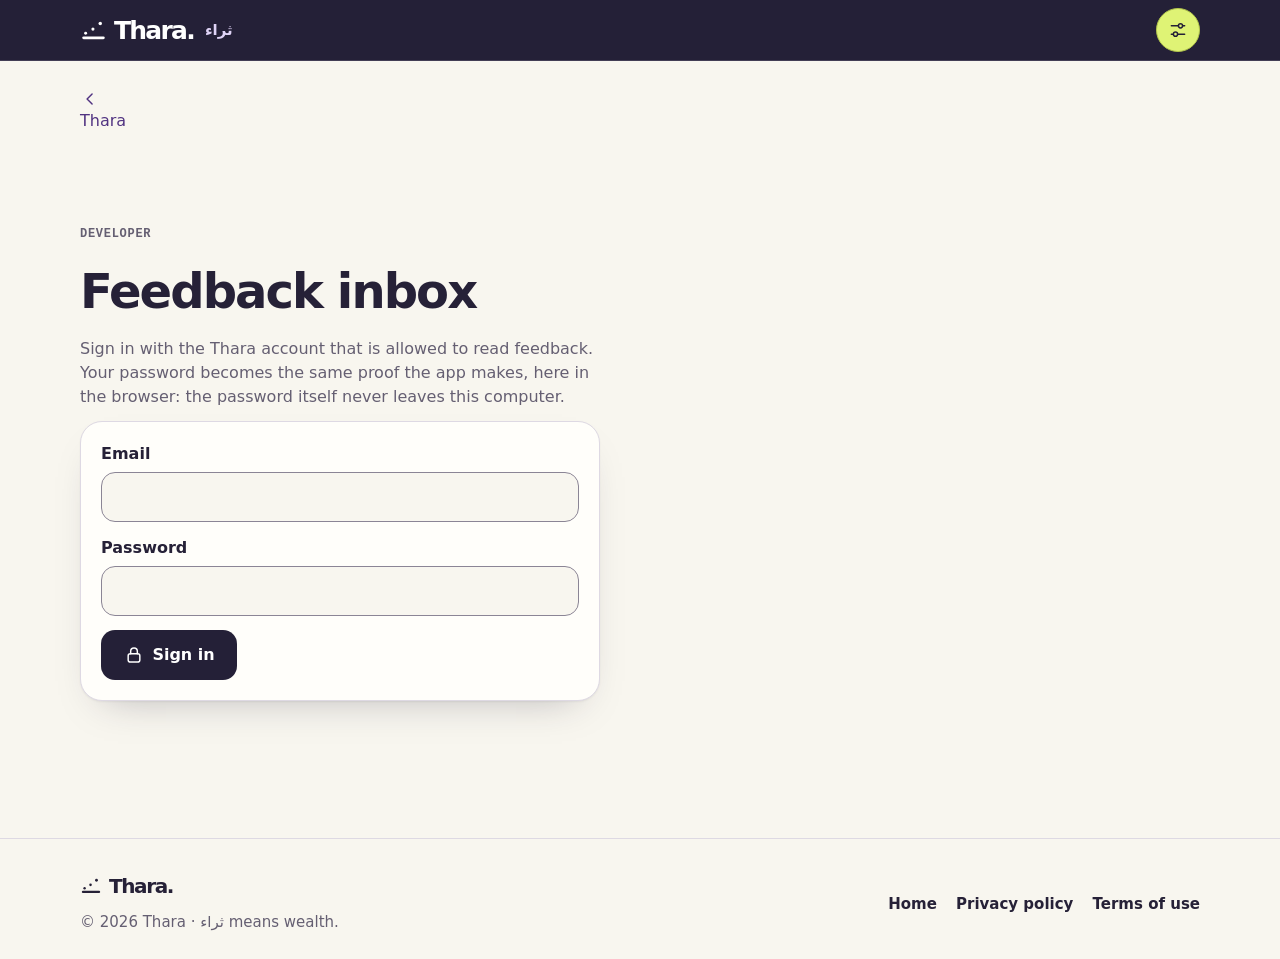
<file: inbox.html>
<!doctype html>
<html lang="en">
<head>
<meta charset="utf-8">
<meta name="viewport" content="width=device-width, initial-scale=1, viewport-fit=cover">
<title>Feedback inbox · Thara</title>
<meta name="robots" content="noindex, nofollow">
<meta name="description" content="The developer's page for reading what visitors send through Thara's feedback form.">
<meta name="theme-color" content="#242037">
<link rel="icon" href="icon.svg" type="image/svg+xml">
<script>
(function () {
  var r = document.documentElement, g = function (k) { try { return localStorage.getItem(k); } catch (e) { return null; } };
  var t = g('thara-theme'); if (t === 'light' || t === 'dark') r.setAttribute('data-theme', t);
  if (g('thara-motion') === 'off') r.setAttribute('data-motion', 'off');
  var still = window.matchMedia && matchMedia('(prefers-reduced-motion: reduce)').matches;
  if (!still && g('thara-motion') !== 'off') r.classList.add('motion');
  setTimeout(function () { if (!window.tharaSite) r.classList.remove('motion'); }, 2500);
})();
</script>
<link rel="stylesheet" href="style.css">
<script defer src="site.js"></script>
<script defer src="inbox.js"></script>
</head>
<body>

<svg width="0" height="0" style="position:absolute" aria-hidden="true">
  <defs>
    <symbol id="i-brand" viewBox="0 0 96 96"><rect x="8" y="69" width="80" height="10" rx="5" fill="currentColor" stroke="none"/><circle cx="20" cy="58" r="5.2" fill="currentColor" stroke="none"/><circle cx="46" cy="43" r="5.6" fill="currentColor" stroke="none"/><circle cx="72" cy="23" r="6.2" fill="currentColor" stroke="none"/></symbol>
    <symbol id="i-sliders" viewBox="0 0 24 24"><path d="M4 7h8.5M17.5 7H20M4 17h2.5M11.5 17H20"/><circle cx="15" cy="7" r="2.5"/><circle cx="9" cy="17" r="2.5"/></symbol>
    <symbol id="i-back" viewBox="0 0 24 24"><path d="m14.5 6-6 6 6 6"/></symbol>
    <symbol id="i-search" viewBox="0 0 24 24"><circle cx="11" cy="11" r="6.5"/><path d="m20 20-4.3-4.3"/></symbol>
    <symbol id="i-lock" viewBox="0 0 24 24"><rect x="5" y="10.5" width="14" height="10" rx="2.5"/><path d="M8 10.5V7.5a4 4 0 0 1 8 0v3"/></symbol>
    <symbol id="i-check" viewBox="0 0 24 24"><path d="m5 12.5 4.5 4.5L19 7.5"/></symbol>
    <symbol id="i-undo" viewBox="0 0 24 24"><path d="M9 7 4.5 11.5 9 16"/><path d="M5 11.5h9.5a5 5 0 0 1 0 10H11"/></symbol>
    <symbol id="i-trash" viewBox="0 0 24 24"><path d="M4.5 7h15M9.5 7V4.5h5V7M6.5 7l1 13h9l1-13M10 11v5.5M14 11v5.5"/></symbol>
    <symbol id="i-refresh" viewBox="0 0 24 24"><path d="M19.5 12a7.5 7.5 0 1 1-2.2-5.3M19.5 4.5v4h-4"/></symbol>
    <symbol id="i-mail" viewBox="0 0 24 24"><rect x="3.5" y="5.5" width="17" height="13" rx="2.5"/><path d="m4.5 7 7.5 6 7.5-6"/></symbol>
    <symbol id="i-out" viewBox="0 0 24 24"><path d="M14 4.5h4.5A1.5 1.5 0 0 1 20 6v12a1.5 1.5 0 0 1-1.5 1.5H14M10 8l-4 4 4 4M6 12h10"/></symbol>
  </defs>
</svg>

<a class="skip" href="#main">Skip to content</a>

<header class="bar on-ink">
  <div class="wrap">
    <a class="brand" href="./" aria-label="Thara, home">
      <svg class="glyph" aria-hidden="true"><use href="#i-brand"/></svg>
      <span class="wordmark">Thara.</span>
      <span class="wordmark-ar" lang="ar">ثراء</span>
    </a>
    <div class="bar-acts">
      <button class="circle lime" type="button" data-pop="appearance" aria-expanded="false" aria-controls="appearance" aria-label="Appearance"><svg class="i" aria-hidden="true"><use href="#i-sliders"/></svg></button>
    </div>
  </div>
</header>

<div class="pop" id="appearance" role="dialog" aria-label="Appearance" hidden>
  <h3>Appearance</h3>
  <div class="seg" role="group" aria-label="Theme">
    <button type="button" data-theme-set="auto" aria-pressed="true">Auto</button>
    <button type="button" data-theme-set="light" aria-pressed="false">Day</button>
    <button type="button" data-theme-set="dark" aria-pressed="false">Night</button>
  </div>
  <div class="toggle-row">
    <div><b id="lbl-motion">Effects</b><span>Things rise in and answer a touch.</span></div>
    <button class="switch" type="button" role="switch" aria-checked="true" aria-labelledby="lbl-motion" data-switch="motion"></button>
  </div>
</div>

<main class="inbox" id="main">
  <div class="wrap">
    <a class="back" href="./"><svg class="i flip" aria-hidden="true"><use href="#i-back"/></svg>Thara</a>

    <section class="in-signin" id="in-signin">
      <span class="kicker">Developer</span>
      <h1>Feedback inbox</h1>
      <p class="lead">Sign in with the Thara account that is allowed to read feedback. Your password becomes the same proof the app makes, here in the browser: the password itself never leaves this computer.</p>
      <form class="in-form" id="in-form" novalidate>
        <label class="in-field"><span>Email</span><input type="email" name="email" autocomplete="username" inputmode="email" dir="ltr" required></label>
        <label class="in-field"><span>Password</span><input type="password" name="password" autocomplete="current-password" dir="ltr" required></label>
        <div class="in-send">
          <button class="btn ink" type="submit"><svg class="i" aria-hidden="true"><use href="#i-lock"/></svg>Sign in</button>
          <p class="in-status" id="in-status" role="status" aria-live="polite"></p>
        </div>
      </form>
    </section>

    <section class="in-main" id="in-main" hidden>
      <div class="in-head">
        <div>
          <span class="kicker">Developer</span>
          <h1>Thara, from the site</h1>
          <p class="in-who" id="in-who"></p>
        </div>
        <div class="in-acts">
          <button class="btn ghost" type="button" id="in-refresh"><svg class="i" aria-hidden="true"><use href="#i-refresh"/></svg>Refresh</button>
          <button class="btn ghost" type="button" id="in-signout"><svg class="i" aria-hidden="true"><use href="#i-out"/></svg>Sign out</button>
        </div>
      </div>

      <div class="seg in-views" role="group" aria-label="View">
        <button type="button" data-view="feedback" aria-pressed="true">Feedback</button>
        <button type="button" data-view="downloads" aria-pressed="false">Downloads</button>
        <button type="button" data-view="survey" aria-pressed="false">Survey</button>
      </div>

      <div class="in-view in-main" data-panel="feedback">
        <div class="in-tools">
          <div class="chips" role="group" aria-label="Show">
            <button class="chip" type="button" data-show="new" aria-pressed="true">New <b data-tally="new">0</b></button>
            <button class="chip" type="button" data-show="done" aria-pressed="false">Handled <b data-tally="done">0</b></button>
            <button class="chip" type="button" data-show="all" aria-pressed="false">All</button>
          </div>
          <label class="search in-search">
            <svg class="i" aria-hidden="true"><use href="#i-search"/></svg>
            <span class="sr">Search what is loaded</span>
            <input id="in-find" type="search" placeholder="Search what is loaded" autocomplete="off" spellcheck="false">
          </label>
        </div>

        <p class="in-status" id="in-list-status" role="status" aria-live="polite"></p>
        <ol class="in-list" id="in-list"></ol>
        <p class="in-empty" id="in-empty" hidden>Nothing here.</p>
        <button class="btn ghost in-more" type="button" id="in-more" hidden>Load older</button>
      </div>

      <div class="in-view in-main" data-panel="downloads" hidden>
        <p class="in-status" id="dl-status" role="status" aria-live="polite"></p>
        <div class="in-hero"><b id="dl-people">0</b><span>people pressed a download button. Each browser is counted once, however often it presses.</span></div>
        <div class="in-grid two">
          <div class="in-card">
            <h3>The file they chose first</h3>
            <ul class="hbars" id="dl-files"></ul>
          </div>
          <div class="in-card">
            <h3>New downloaders a day, last 30 days</h3>
            <div class="cols" id="dl-days" role="img"></div>
            <div class="cols-axis"><span id="dl-from"></span><span id="dl-to"></span></div>
            <details class="in-table">
              <summary>Show as a table</summary>
              <table><thead><tr><th>Day</th><th>People</th></tr></thead><tbody id="dl-table"></tbody></table>
            </details>
          </div>
        </div>
      </div>

      <div class="in-view in-main" data-panel="survey" hidden>
        <p class="in-status" id="svs-status" role="status" aria-live="polite"></p>
        <div class="in-hero"><b id="svs-count">0</b><span>answers. One per browser; a new answer from the same browser replaces its old one.</span></div>
        <div class="in-grid two" id="svs-questions"></div>
        <div class="in-card">
          <h3>What people wrote</h3>
          <p class="in-sub" id="svs-written">Newest first: what they think, their ideas, and a fair price in their words.</p>
          <p class="in-status" id="svs-notes-status" role="status" aria-live="polite"></p>
          <ol class="in-notes" id="svs-notes"></ol>
          <p class="in-empty" id="svs-notes-empty" hidden>No written answers yet.</p>
          <button class="btn ghost in-more" type="button" id="svs-more" hidden>Load more</button>
        </div>
      </div>
    </section>
  </div>
</main>

<footer>
  <div class="wrap">
    <div>
      <a class="brand" href="./" aria-label="Thara, home"><svg class="glyph" aria-hidden="true"><use href="#i-brand"/></svg><span class="wordmark">Thara.</span></a>
      <p style="margin:.5rem 0 0">© 2026 Thara · <span lang="ar">ثراء</span> means wealth.</p>
    </div>
    <nav aria-label="Pages">
      <a href="./">Home</a>
      <a href="privacy.html">Privacy policy</a>
      <a href="terms.html">Terms of use</a>
    </nav>
  </div>
</footer>

</body>
</html>
</file>
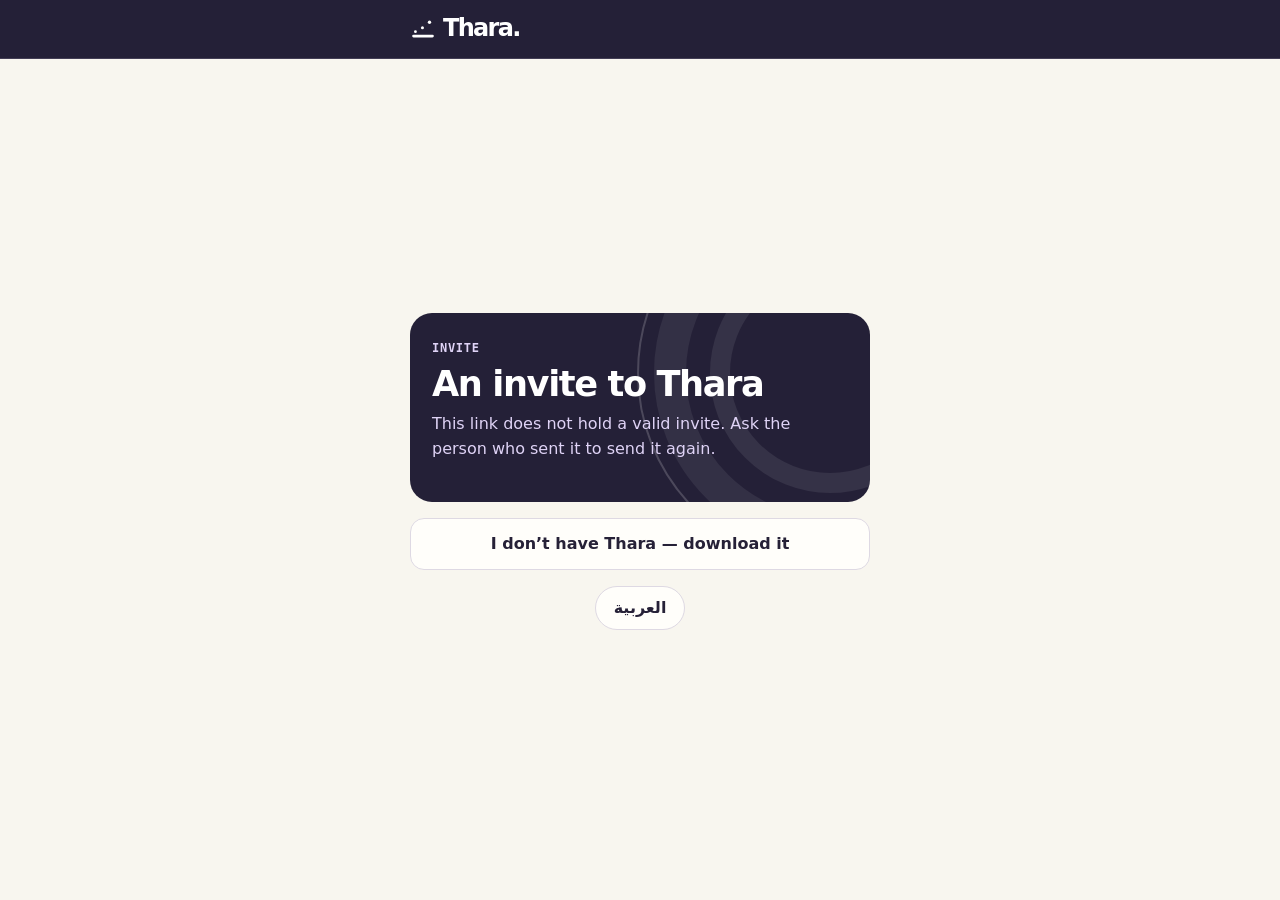
<file: join.html>
<!doctype html>
<html lang="ar" dir="rtl">
<head>
<meta charset="utf-8">
<meta name="viewport" content="width=device-width, initial-scale=1">
<!-- An invite link (Thara build 241). The invite rides after "#", which a
     browser never sends to any server, so GitHub, which serves this page,
     only ever sees "join.html". This page loads nothing from anywhere else
     and keeps nothing: it hands the invite to Thara on this phone. -->
<meta name="referrer" content="no-referrer">
<meta name="robots" content="noindex">
<title>Thara · Join</title>
<meta name="theme-color" content="#242037">
<link rel="icon" href="icon.svg" type="image/svg+xml">
<style>
/* The app's Daybook colours (daybook_colors.dart), by day and by night. */
:root {
  --ink: #242037; --lime: #dff375; --lime-edge: #b3c64c; --on-ink: #fff; --on-ink-muted: #dfd3f6;
  --paper: #f8f6ef; --surface: #fffefa; --text: #262137; --muted: #655f72; --line: #ded9e3;
  --violet: #ebe4fa; --field-line: #8b8595; --focus: #513381;
  color-scheme: light dark;
}
@media (prefers-color-scheme: dark) {
  :root {
    --paper: #211b30; --surface: #2d253d; --text: #f8efff; --muted: #c5b8d4; --line: #51455f;
    --violet: #443457; --field-line: #8f82a1; --focus: #dff375;
  }
}
* { box-sizing: border-box; }
body {
  margin: 0; min-height: 100vh; min-height: 100dvh; display: flex; flex-direction: column;
  font-family: system-ui, -apple-system, "Segoe UI", Roboto, "Noto Sans", "Noto Sans Arabic", Tahoma, sans-serif;
  font-size: 16px; line-height: 1.55; color: var(--text); background: var(--paper);
  -webkit-font-smoothing: antialiased;
}
.bar { background: var(--ink); color: var(--on-ink); padding: 0 16px; border-bottom: 1px solid rgba(228, 218, 238, .16); }
.bar div { max-width: 460px; margin: 0 auto; height: 58px; display: flex; align-items: center; gap: 7px; }
.bar svg { width: 26px; height: 26px; }
.bar b { font-size: 24px; font-weight: 900; letter-spacing: -0.07em; }
.bar b:lang(ar) { letter-spacing: 0; }
main { flex: 1; display: grid; place-items: center; padding: 24px 16px 40px; }
.card { width: min(460px, 100%); }
.hero {
  position: relative; overflow: hidden; isolation: isolate;
  background: var(--ink); color: var(--on-ink); border-radius: 22px; padding: 26px 22px 24px;
}
.hero svg.rings { position: absolute; z-index: -1; width: 420px; height: 420px; inset-inline-end: -170px; top: -150px; color: var(--on-ink); }
.rings circle { fill: none; stroke: currentColor; }
.kicker { font-family: ui-monospace, "Cascadia Mono", "SF Mono", Menlo, Consolas, monospace; font-size: 12px; font-weight: 700; letter-spacing: .06em; text-transform: uppercase; color: var(--on-ink-muted); }
:lang(ar) .kicker, .kicker:lang(ar) { font-family: inherit; letter-spacing: 0; }
h1 { font-size: 2.2rem; font-weight: 900; line-height: 1.05; letter-spacing: -0.04em; margin: 8px 0 10px; }
:lang(ar) h1 { letter-spacing: 0; }
.hero p { margin: 0; color: var(--on-ink-muted); }
.acts { display: grid; gap: 10px; margin-top: 16px; }
.btn {
  display: flex; align-items: center; justify-content: center; min-height: 52px; width: 100%;
  padding: 12px 16px; border-radius: 14px; font: inherit; font-weight: 800; text-align: center;
  text-decoration: none; cursor: pointer; border: 1.5px solid transparent;
  transition: transform .15s cubic-bezier(.215, .61, .355, 1);
}
.btn:active { transform: scale(.97); }
.filled { background: var(--lime); border-color: var(--lime-edge); color: var(--ink); }
.outlined { background: var(--surface); color: var(--text); border-color: var(--line); }
.note { font-size: .92rem; color: var(--muted); margin: 14px 2px 0; }
.lang { margin-top: 16px; display: flex; justify-content: center; }
.lang button {
  min-height: 44px; padding: 0 18px; border-radius: 999px; border: 1.5px solid var(--line);
  background: var(--surface); color: var(--text); font: inherit; font-weight: 800; cursor: pointer;
}
:focus-visible { outline: 2px solid var(--focus); outline-offset: 3px; }
.hero :focus-visible { outline-color: var(--lime); }
.hidden { display: none; }
@media (prefers-reduced-motion: reduce) { .btn { transition: none; } }
</style>
</head>
<body>
<header class="bar">
  <div>
    <svg viewBox="0 0 96 96" aria-hidden="true"><rect x="8" y="69" width="80" height="10" rx="5" fill="currentColor"/><circle cx="20" cy="58" r="5.2" fill="currentColor"/><circle cx="46" cy="43" r="5.6" fill="currentColor"/><circle cx="72" cy="23" r="6.2" fill="currentColor"/></svg>
    <b lang="en">Thara.</b>
  </div>
</header>
<main>
  <div class="card">
    <div class="hero">
      <svg class="rings" viewBox="0 0 420 420" aria-hidden="true"><circle cx="210" cy="210" r="160" stroke-width="32" opacity=".07"/><circle cx="210" cy="210" r="110" stroke-width="20" opacity=".08"/><circle cx="210" cy="210" r="192" stroke-width="2" opacity=".18"/></svg>
      <div class="kicker" id="kicker"></div>
      <h1 id="title"></h1>
      <p id="body"></p>
      <div class="acts">
        <a id="open" class="btn filled" href="#"></a>
      </div>
    </div>
    <div class="acts">
      <a id="get" class="btn outlined" href="./#get"></a>
      <button id="copy" class="btn outlined hidden" type="button"></button>
    </div>
    <p id="note" class="note"></p>
    <div class="lang"><button id="switch" type="button"></button></div>
  </div>
</main>
<script>
(function () {
  var words = {
    ar: {
      title: 'دعوة إلى ثراء',
      body: 'افتح الدعوة في تطبيق ثراء لتنضم إلى الجمعية أو الحساب المشترك.',
      bad: 'هذا الرابط لا يحمل دعوة صالحة. اطلب من صاحب الدعوة أن يرسلها مرة أخرى.',
      open: 'افتح في ثراء',
      get: 'ليس عندي ثراء — نزّله',
      copy: 'انسخ رمز الدعوة',
      copied: 'تم النسخ. افتح ثراء ← المزيد ← حسابات العائلة ← انضم بدعوة، والصقه.',
      other: 'على آيفون أو كمبيوتر: انسخ الرمز، ثم افتح ثراء ← المزيد ← حسابات العائلة ← انضم بدعوة، والصقه.',
      android: 'إن لم يفتح ثراء، اضغط «افتح في ثراء». بعد التنزيل، ارجع إلى هذا الرابط.',
      swap: 'English',
      kicker: 'دعوة'
    },
    en: {
      title: 'An invite to Thara',
      body: 'Open the invite in the Thara app to join the gameya or the shared account.',
      bad: 'This link does not hold a valid invite. Ask the person who sent it to send it again.',
      open: 'Open in Thara',
      get: 'I don’t have Thara — download it',
      copy: 'Copy the invite code',
      copied: 'Copied. Open Thara → More → Family accounts → Join with an invite, and paste it.',
      other: 'On an iPhone or a computer: copy the code, then open Thara → More → Family accounts → Join with an invite, and paste it.',
      android: 'If Thara does not open, tap “Open in Thara”. After downloading, come back to this link.',
      swap: 'العربية',
      kicker: 'Invite'
    }
  };
  // The language chosen on Thara's site, if any (read only: this page
  // keeps nothing), else the phone's own.
  var chosen = null;
  try { chosen = localStorage.getItem('thara-lang'); } catch (e) { chosen = null; }
  var lang = chosen === 'ar' || chosen === 'en' ? chosen : /^ar\b/i.test(navigator.language || '') ? 'ar' : 'en';
  var raw = '';
  try { raw = decodeURIComponent(location.hash.slice(1)); } catch (e) { raw = ''; }
  var valid = /^THARA-FAMILY1:[A-Za-z0-9_-]{20,4000}$/.test(raw);
  var android = /Android/i.test(navigator.userAgent || '');
  var site = location.href.split('#')[0].replace(/join\.html.*$/, '');
  // Thara catches thara://join/<code>; with no Thara on the phone, Chrome
  // goes to the download instead.
  var intent = 'intent://join/' + raw + '#Intent;scheme=thara;S.browser_fallback_url=' +
    encodeURIComponent(site + '#get') + ';end';
  var $ = function (id) { return document.getElementById(id); };

  function paint() {
    var w = words[lang];
    document.documentElement.lang = lang;
    document.documentElement.dir = lang === 'ar' ? 'rtl' : 'ltr';
    $('title').textContent = w.title;
    $('kicker').textContent = w.kicker;
    $('body').textContent = valid ? w.body : w.bad;
    $('open').textContent = w.open;
    $('get').textContent = w.get;
    $('copy').textContent = w.copy;
    $('note').textContent = !valid ? '' : android ? w.android : w.other;
    $('switch').textContent = w.swap;
    $('open').classList.toggle('hidden', !valid || !android);
    $('copy').classList.toggle('hidden', !valid);
  }

  $('open').addEventListener('click', function (e) {
    e.preventDefault();
    location.href = intent;
  });
  $('copy').addEventListener('click', function () {
    var done = function () { $('note').textContent = words[lang].copied; };
    if (navigator.clipboard) {
      navigator.clipboard.writeText(raw).then(done, function () {});
    }
  });
  $('switch').addEventListener('click', function () {
    lang = lang === 'ar' ? 'en' : 'ar';
    paint();
  });
  paint();
  // Straight into Thara when the phone allows it without a tap.
  if (valid && android) {
    setTimeout(function () { location.href = intent; }, 300);
  }
})();
</script>
</body>
</html>
</file>
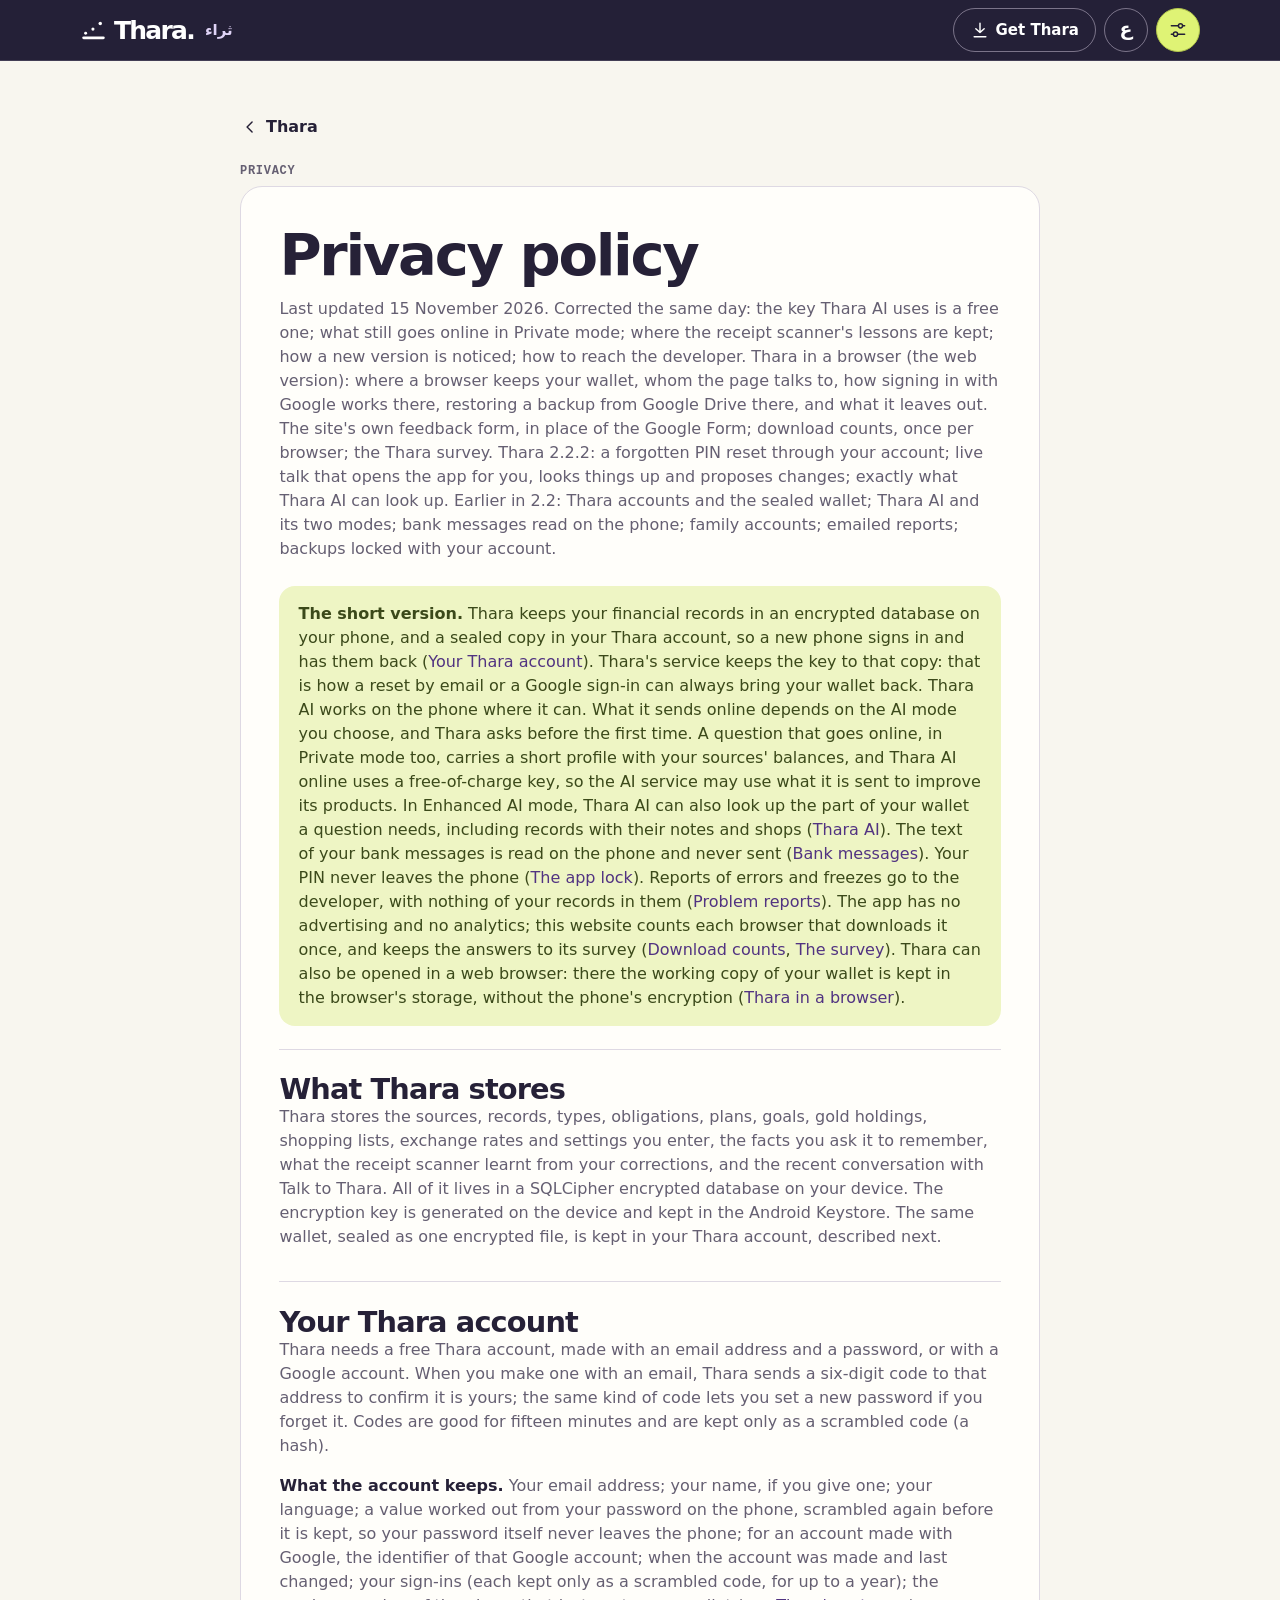
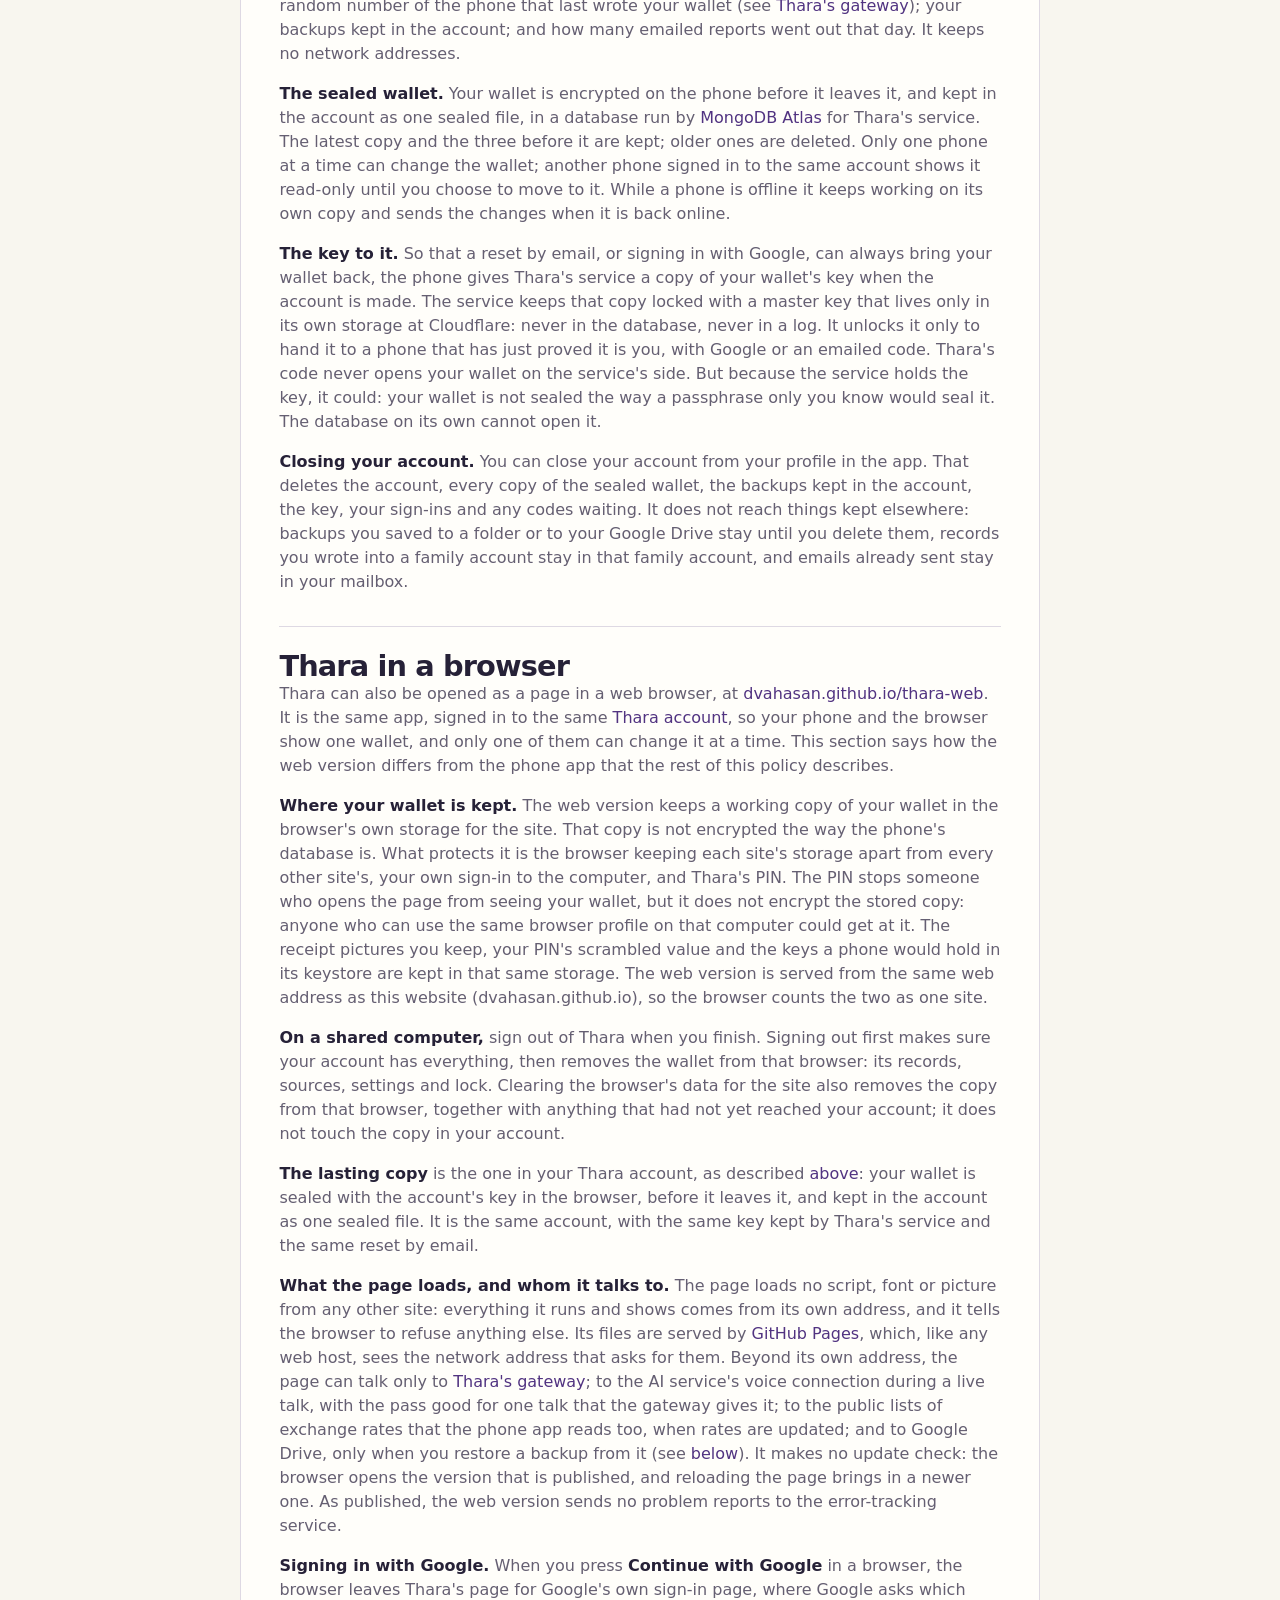
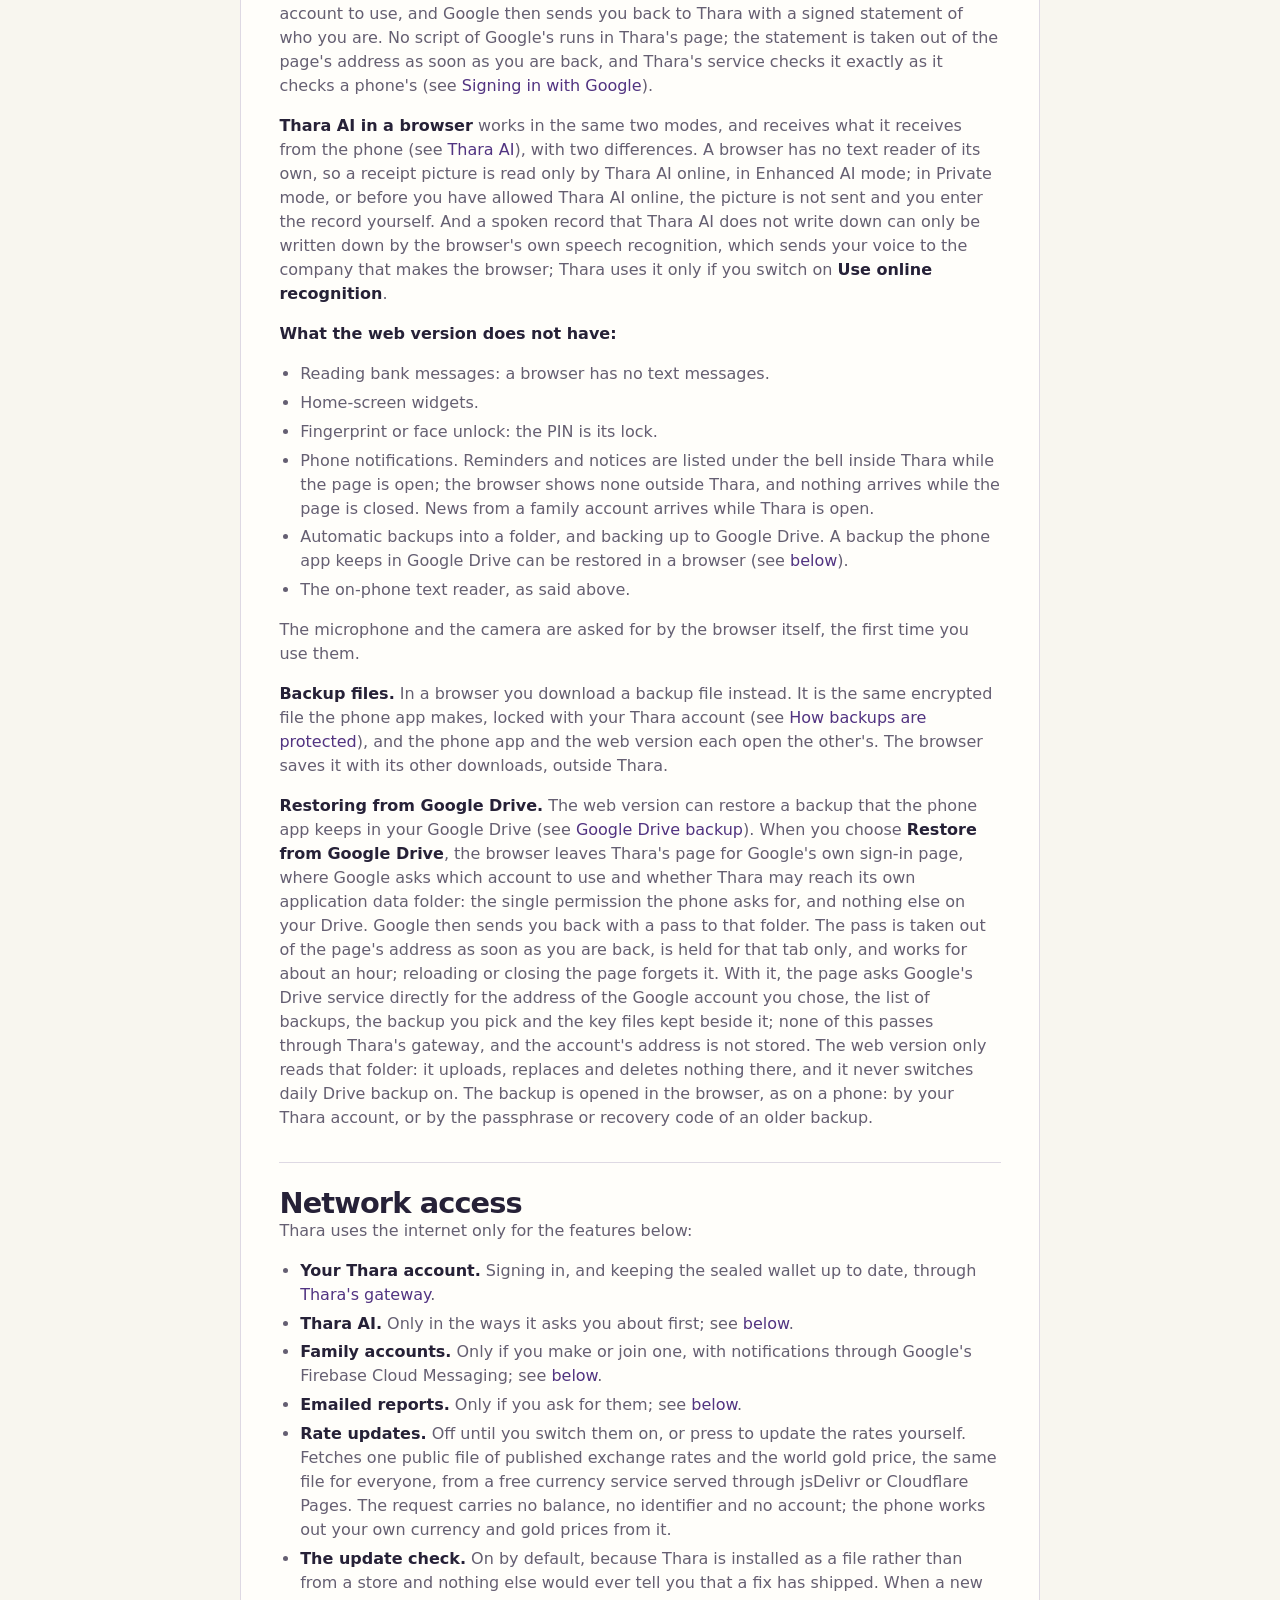
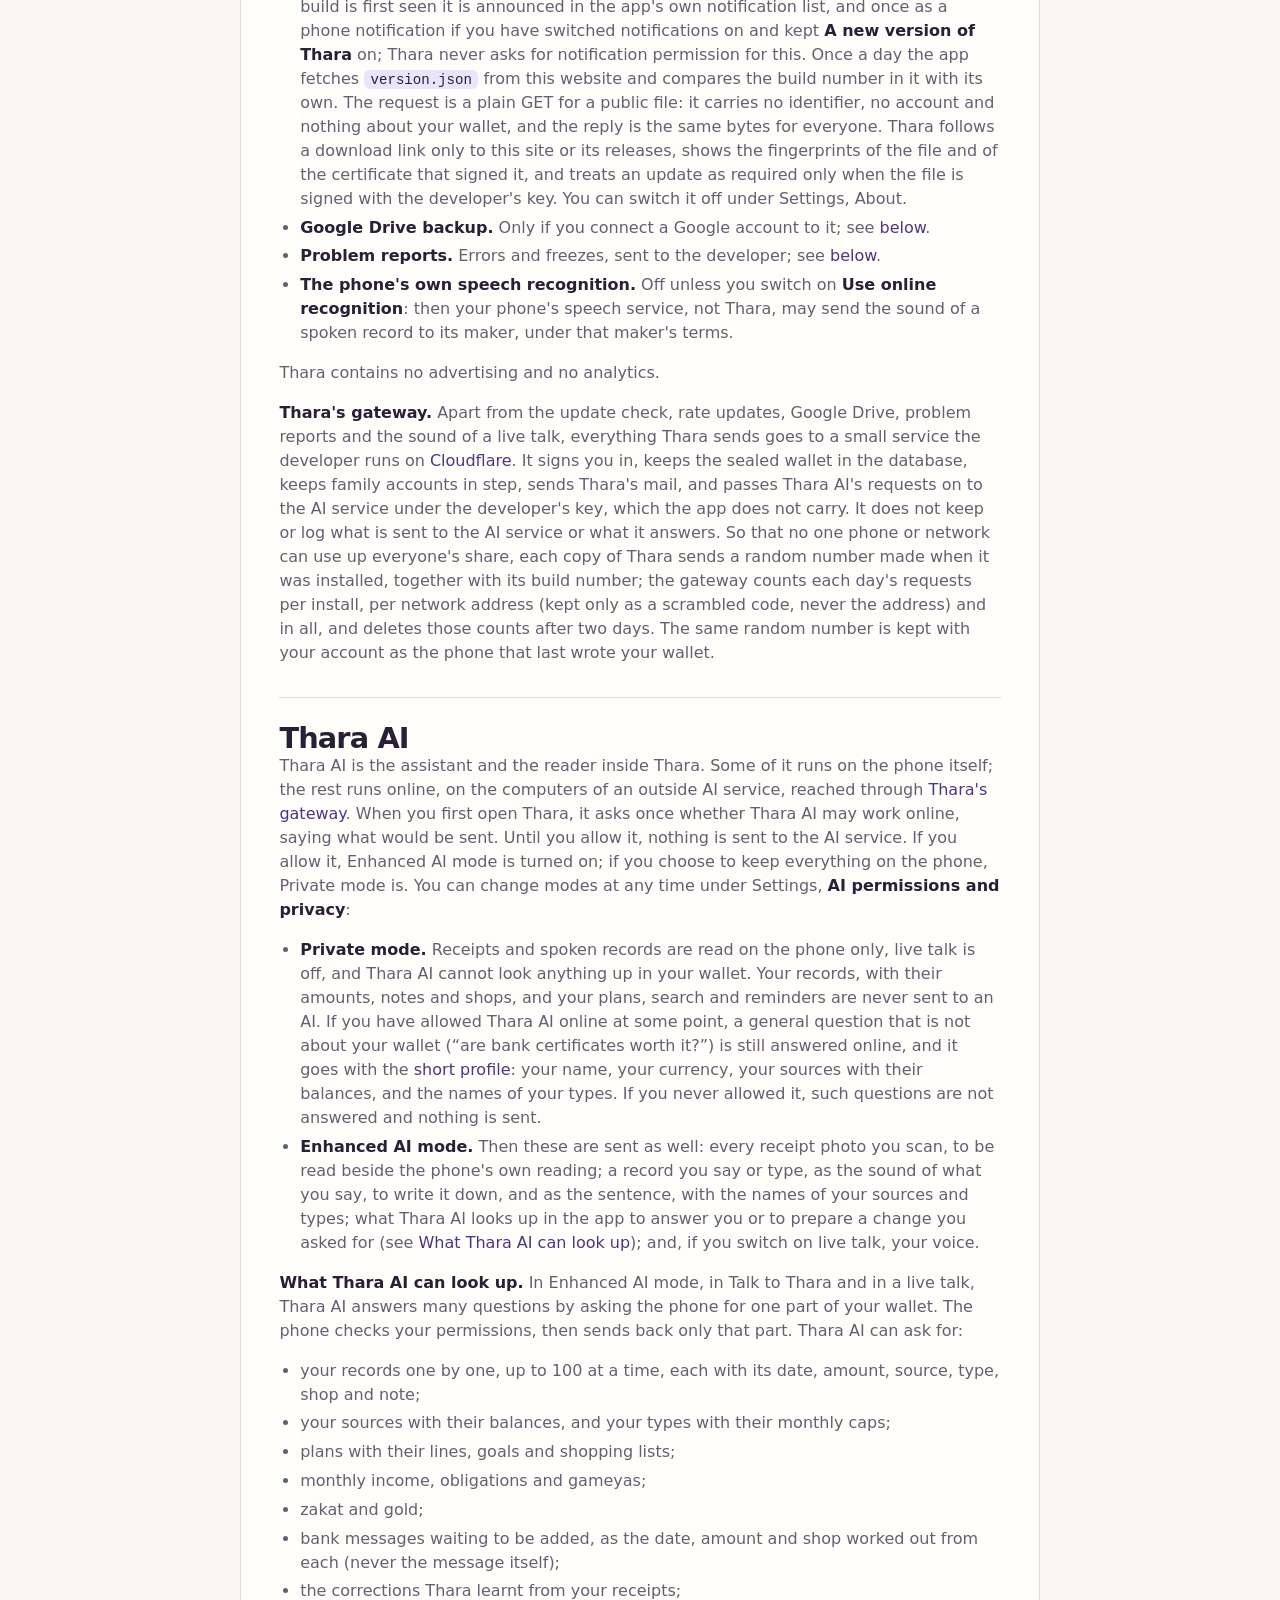
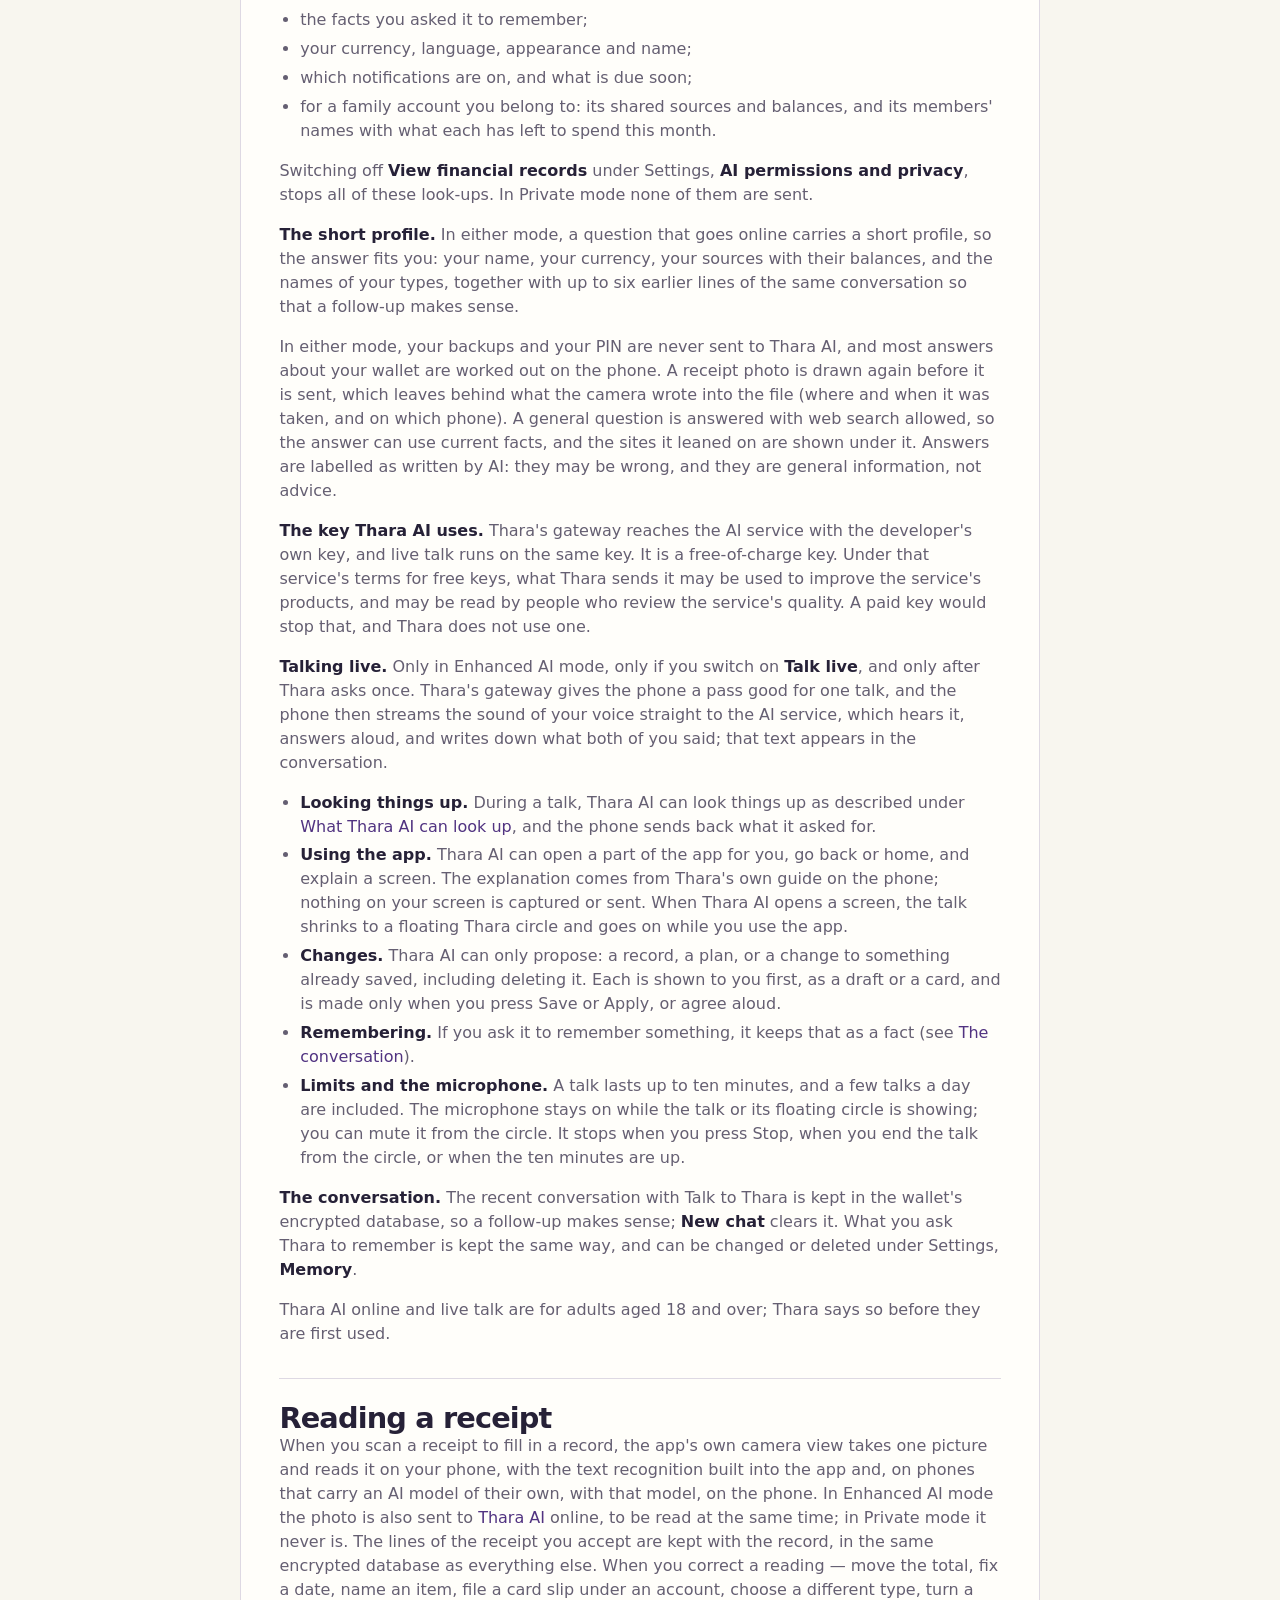
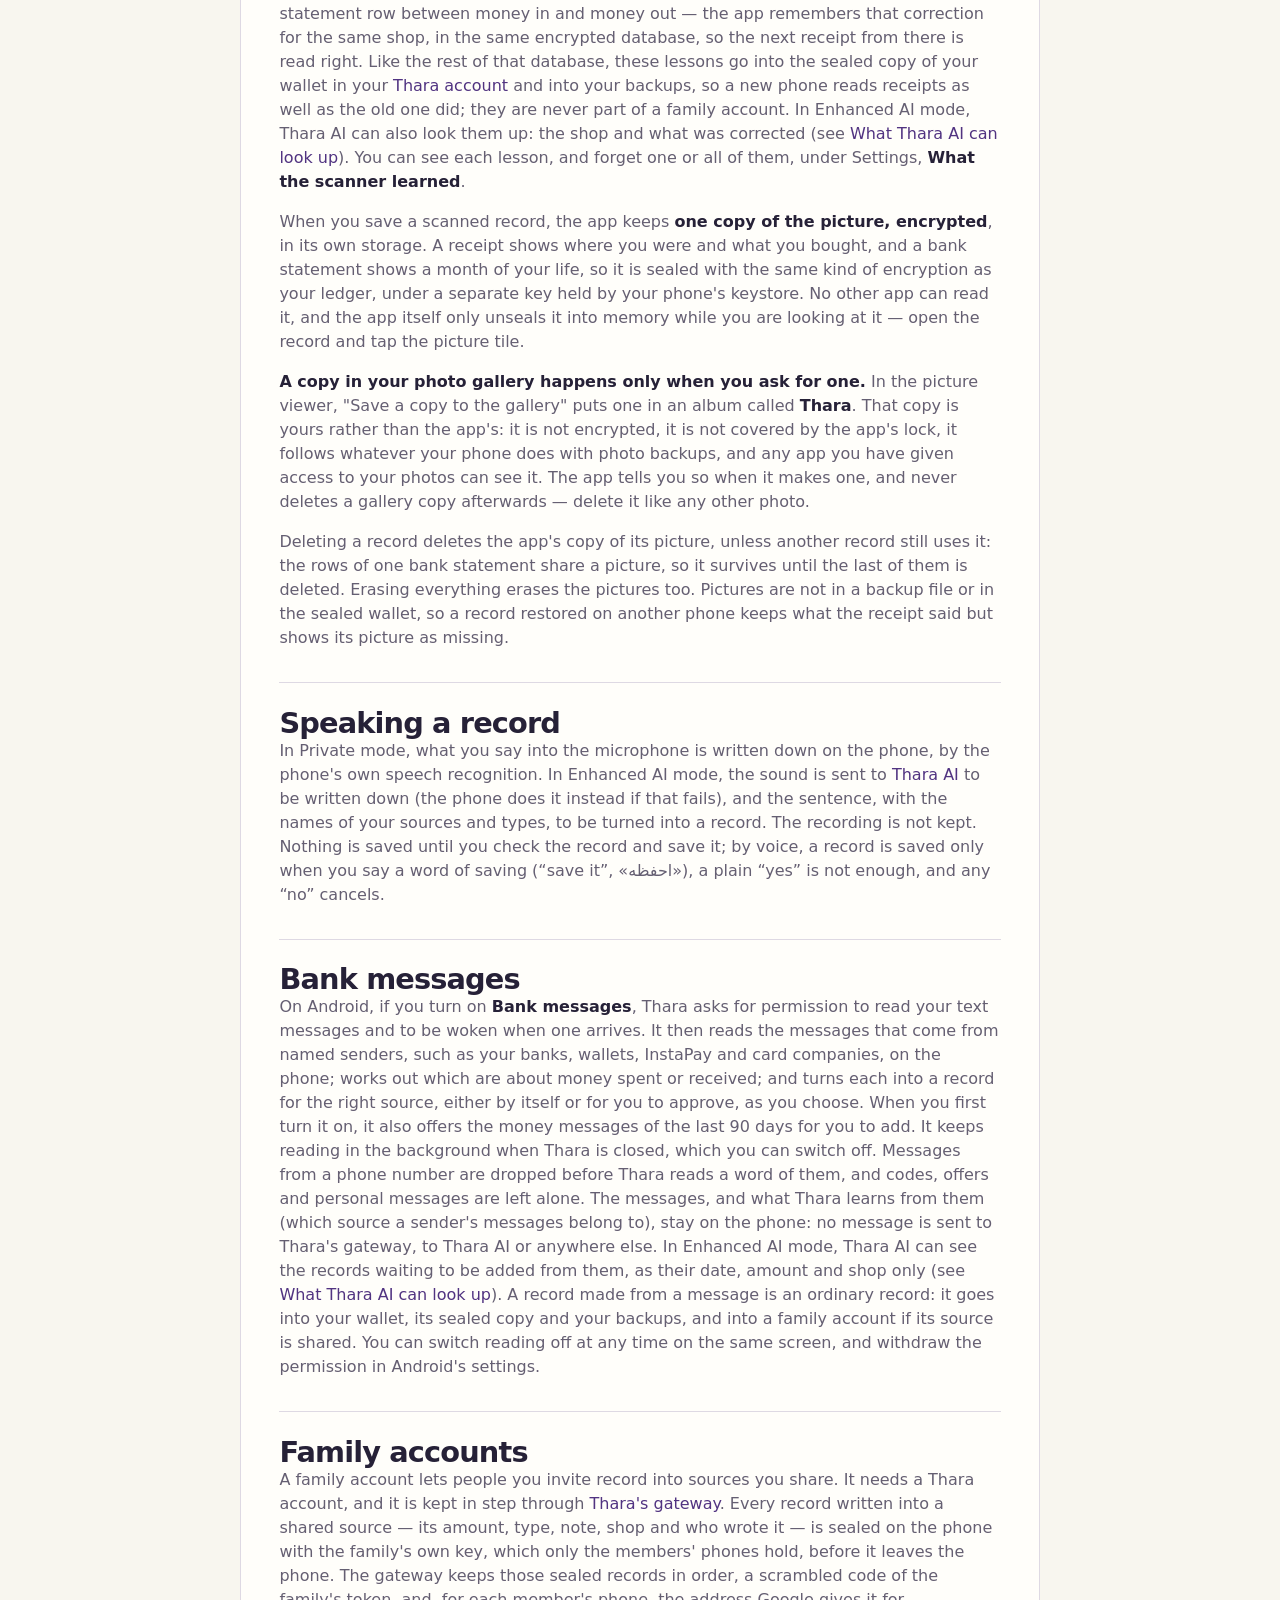
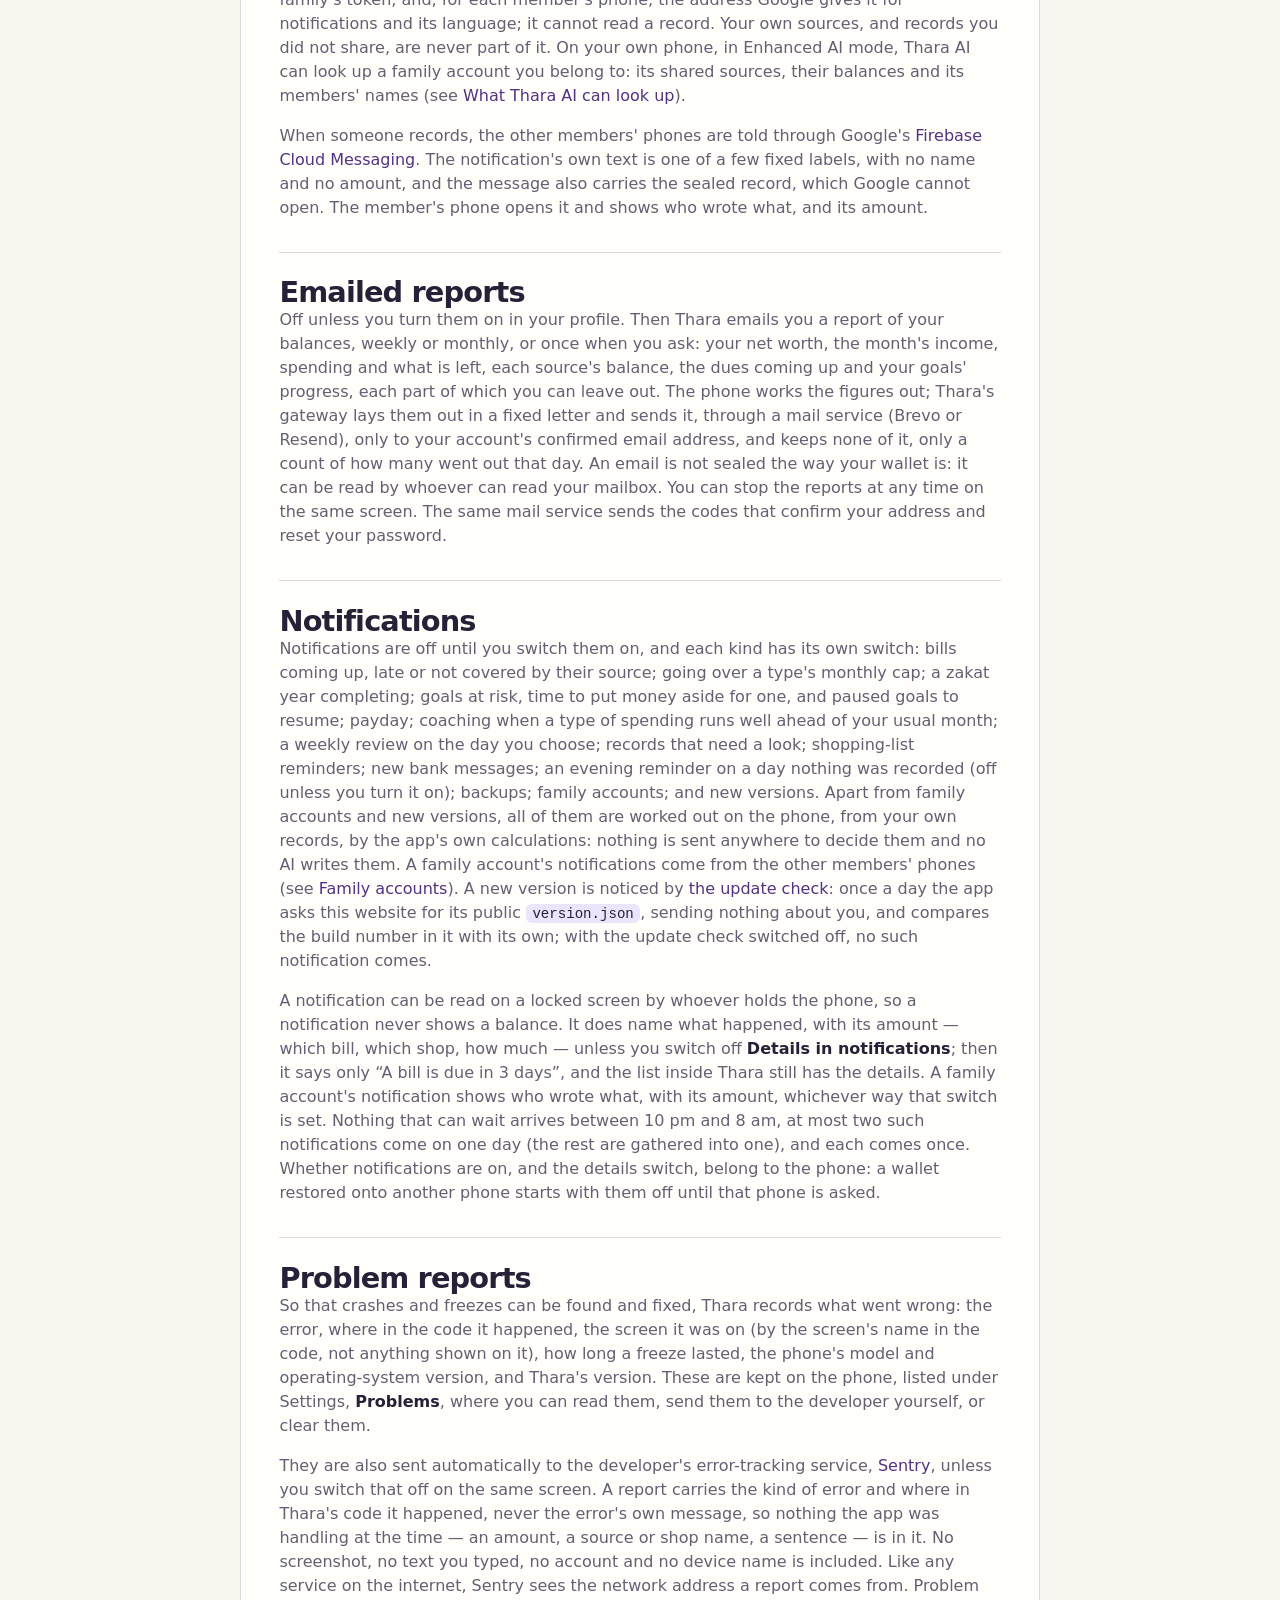
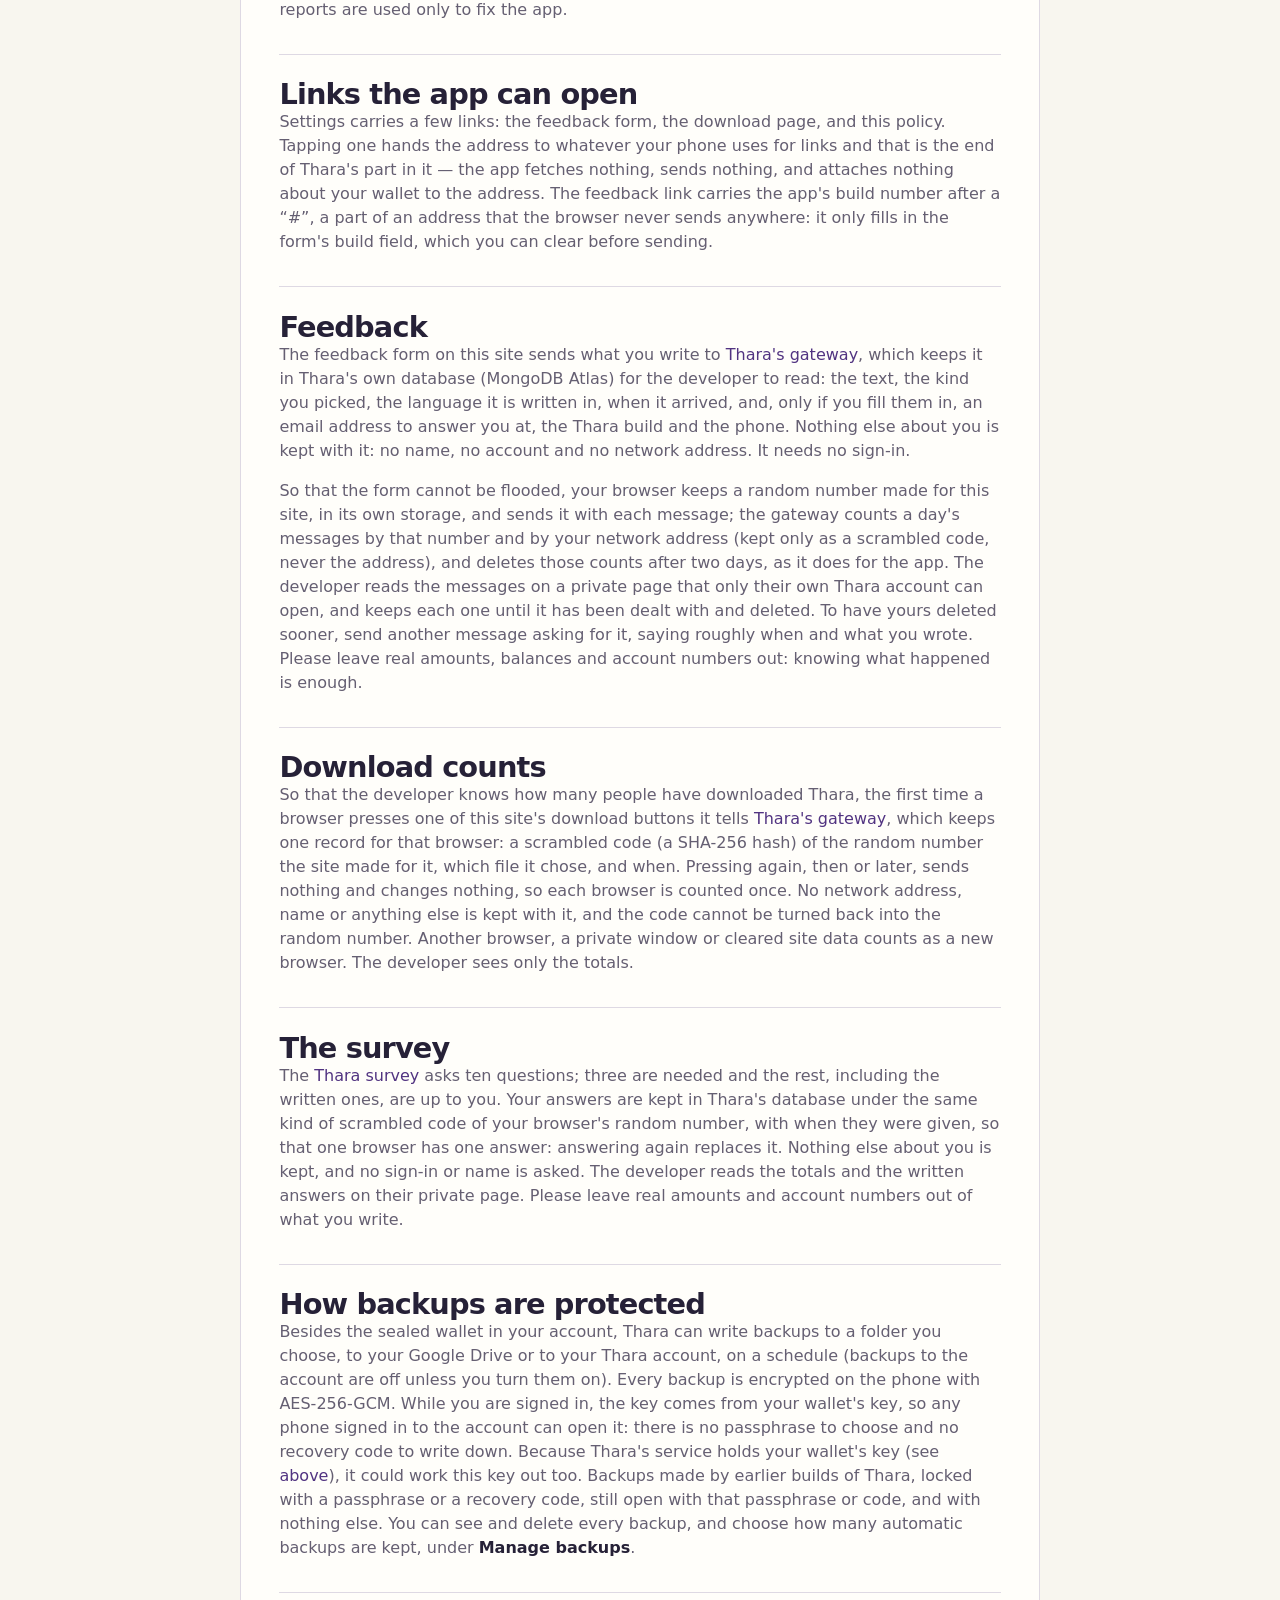
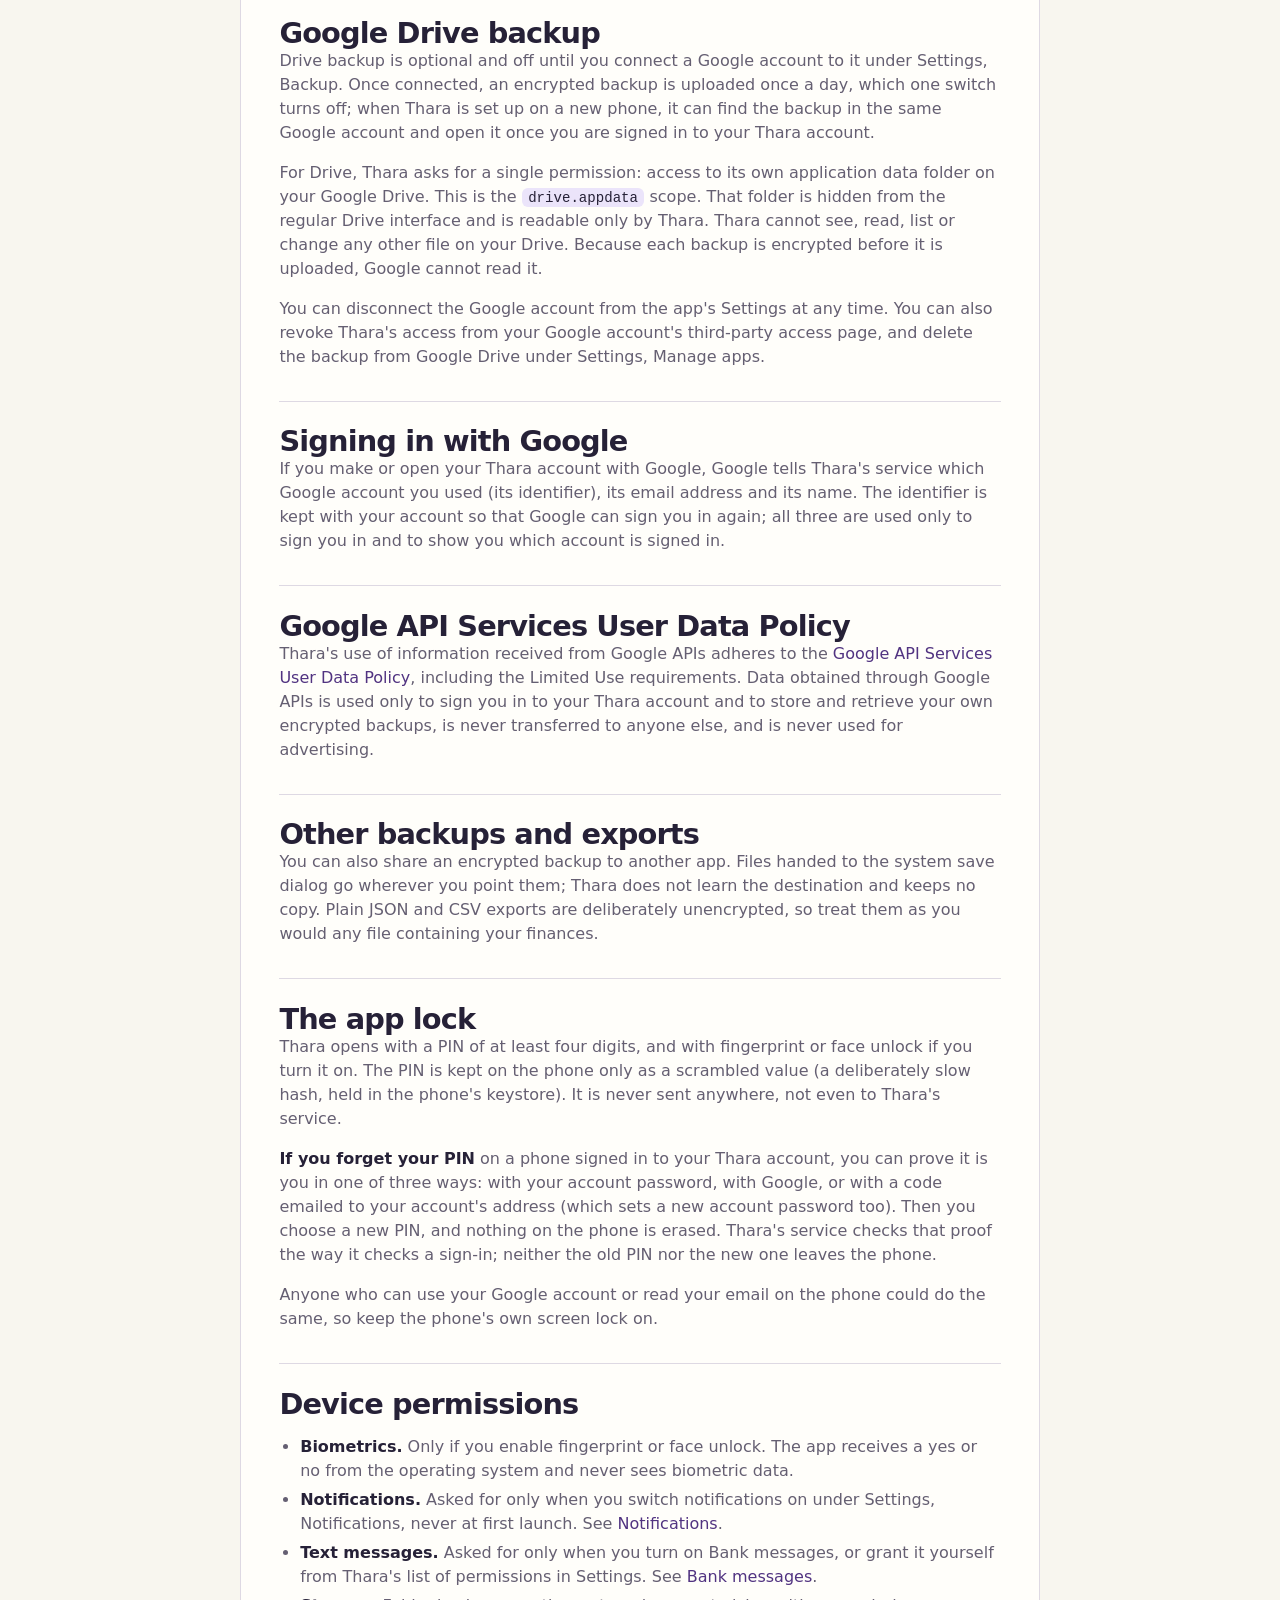
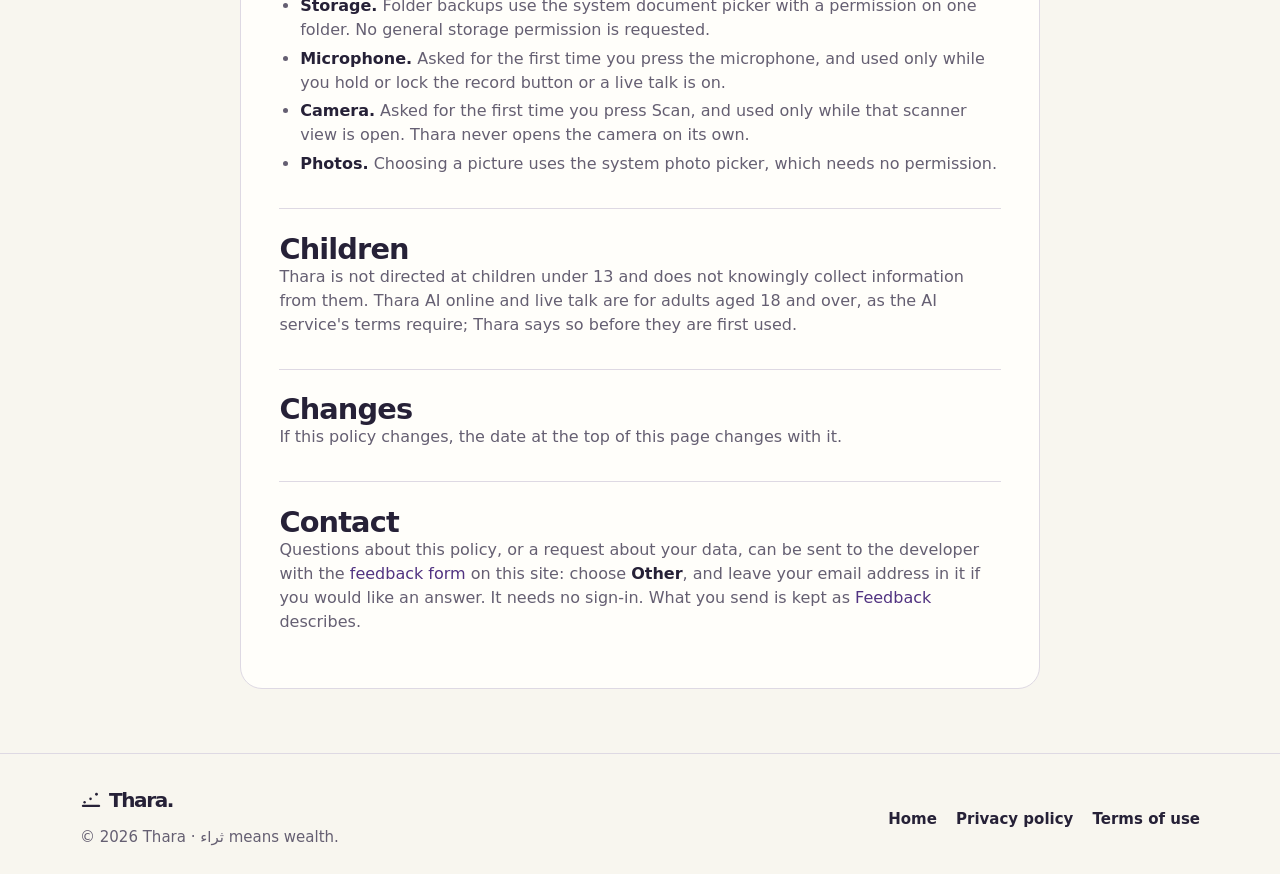
<file: privacy.html>
<!doctype html>
<html lang="en" data-langs>
<head>
<meta charset="utf-8">
<meta name="viewport" content="width=device-width, initial-scale=1, viewport-fit=cover">
<title>Privacy policy · Thara</title>
<meta name="description" content="How Thara handles your data: what stays on your phone, what your Thara account keeps, what Thara AI sends online in each mode, and the few other things that leave the phone.">
<meta name="theme-color" content="#242037">
<link rel="icon" href="icon.svg" type="image/svg+xml">
<script>
(function () {
  var r = document.documentElement, g = function (k) { try { return localStorage.getItem(k); } catch (e) { return null; } };
  // Arabic or English: the choice made here or in the demo, else the
  // browser's own language. The page stays hidden until its Arabic is in.
  var l = g('thara-lang');
  if (l !== 'ar' && l !== 'en') l = /^ar([-_]|$)/i.test((navigator.languages && navigator.languages[0]) || navigator.language || '') ? 'ar' : 'en';
  if (l === 'ar') {
    r.setAttribute('lang', 'ar'); r.setAttribute('dir', 'rtl'); r.classList.add('i18n-wait');
    setTimeout(function () { r.classList.remove('i18n-wait'); }, 2500);
  }
  var t = g('thara-theme'); if (t === 'light' || t === 'dark') r.setAttribute('data-theme', t);
  if (g('thara-motion') === 'off') r.setAttribute('data-motion', 'off');
  var still = window.matchMedia && matchMedia('(prefers-reduced-motion: reduce)').matches;
  if (!still && g('thara-motion') !== 'off') r.classList.add('motion');
  setTimeout(function () { if (!window.tharaSite) r.classList.remove('motion'); }, 2500);
})();
</script>
<link rel="stylesheet" href="style.css">
<script defer src="i18n/ar-common.js"></script>
<script defer src="i18n/ar-privacy.js"></script>
<script defer src="site.js"></script>
</head>
<body>

<svg width="0" height="0" style="position:absolute" aria-hidden="true">
  <defs>
    <symbol id="i-brand" viewBox="0 0 96 96"><rect x="8" y="69" width="80" height="10" rx="5" fill="currentColor" stroke="none"/><circle cx="20" cy="58" r="5.2" fill="currentColor" stroke="none"/><circle cx="46" cy="43" r="5.6" fill="currentColor" stroke="none"/><circle cx="72" cy="23" r="6.2" fill="currentColor" stroke="none"/></symbol>
    <symbol id="i-download" viewBox="0 0 24 24"><path d="M12 4v11M7 10.5l5 4.5 5-4.5M5 20h14"/></symbol>
    <symbol id="i-sliders" viewBox="0 0 24 24"><path d="M4 7h8.5M17.5 7H20M4 17h2.5M11.5 17H20"/><circle cx="15" cy="7" r="2.5"/><circle cx="9" cy="17" r="2.5"/></symbol>
    <symbol id="i-back" viewBox="0 0 24 24"><path d="m14.5 6-6 6 6 6"/></symbol>
  </defs>
</svg>

<a class="skip" href="#main">Skip to content</a>

<header class="bar on-ink">
  <div class="wrap">
    <a class="brand" href="./" aria-label="Thara, home">
      <svg class="glyph" aria-hidden="true"><use href="#i-brand"/></svg>
      <span class="wordmark">Thara.</span>
      <span class="wordmark-ar" lang="ar">ثراء</span>
    </a>
    <div class="bar-acts">
      <a class="bar-link" href="./#get"><svg class="i" aria-hidden="true"><use href="#i-download"/></svg>Get Thara</a>
      <button class="circle lang-btn" type="button" data-lang-toggle lang="ar" aria-label="العربية" hidden>ع</button>
      <button class="circle lime" type="button" data-pop="appearance" aria-expanded="false" aria-controls="appearance" aria-label="Appearance"><svg class="i" aria-hidden="true"><use href="#i-sliders"/></svg></button>
    </div>
  </div>
</header>

<div class="pop" id="appearance" role="dialog" aria-label="Appearance" hidden>
  <h3>Appearance</h3>
  <div class="seg" role="group" aria-label="Theme">
    <button type="button" data-theme-set="auto" aria-pressed="true">Auto</button>
    <button type="button" data-theme-set="light" aria-pressed="false">Day</button>
    <button type="button" data-theme-set="dark" aria-pressed="false">Night</button>
  </div>
  <div class="toggle-row">
    <div><b id="lbl-motion">Effects</b><span>Things rise in and answer a touch.</span></div>
    <button class="switch" type="button" role="switch" aria-checked="true" aria-labelledby="lbl-motion" data-switch="motion"></button>
  </div>
</div>

<main class="doc" id="main">
  <div class="wrap">
    <a class="back" href="./"><svg class="i flip" aria-hidden="true"><use href="#i-back"/></svg>Thara</a>
    <span class="kicker">Privacy</span>
    <article>
      <h1>Privacy policy</h1>
      <p class="updated">Last updated 15 November 2026. Corrected the same day: the key Thara AI uses is a free one; what still goes online in Private mode; where the receipt scanner's lessons are kept; how a new version is noticed; how to reach the developer. Thara in a browser (the web version): where a browser keeps your wallet, whom the page talks to, how signing in with Google works there, restoring a backup from Google Drive there, and what it leaves out. The site's own feedback form, in place of the Google Form; download counts, once per browser; the Thara survey. Thara 2.2.2: a forgotten PIN reset through your account; live talk that opens the app for you, looks things up and proposes changes; exactly what Thara AI can look up. Earlier in 2.2: Thara accounts and the sealed wallet; Thara AI and its two modes; bank messages read on the phone; family accounts; emailed reports; backups locked with your account.</p>

      <div class="callout">
        <p><b>The short version.</b> Thara keeps your financial records in an encrypted database on your phone, and a sealed copy in your Thara account, so a new phone signs in and has them back (<a href="#account">Your Thara account</a>). Thara's service keeps the key to that copy: that is how a reset by email or a Google sign-in can always bring your wallet back. Thara AI works on the phone where it can. What it sends online depends on the AI mode you choose, and Thara asks before the first time. A question that goes online, in Private mode too, carries a short profile with your sources' balances, and Thara AI online uses a free-of-charge key, so the AI service may use what it is sent to improve its products. In Enhanced AI mode, Thara AI can also look up the part of your wallet a question needs, including records with their notes and shops (<a href="#thara-ai">Thara AI</a>). The text of your bank messages is read on the phone and never sent (<a href="#sms">Bank messages</a>). Your PIN never leaves the phone (<a href="#lock">The app lock</a>). Reports of errors and freezes go to the developer, with nothing of your records in them (<a href="#problems">Problem reports</a>). The app has no advertising and no analytics; this website counts each browser that downloads it once, and keeps the answers to its survey (<a href="#downloads">Download counts</a>, <a href="#survey">The survey</a>). Thara can also be opened in a web browser: there the working copy of your wallet is kept in the browser's storage, without the phone's encryption (<a href="#web">Thara in a browser</a>).</p>
      </div>

      <h2>What Thara stores</h2>
      <p>Thara stores the sources, records, types, obligations, plans, goals, gold holdings, shopping lists, exchange rates and settings you enter, the facts you ask it to remember, what the receipt scanner learnt from your corrections, and the recent conversation with Talk to Thara. All of it lives in a SQLCipher encrypted database on your device. The encryption key is generated on the device and kept in the Android Keystore. The same wallet, sealed as one encrypted file, is kept in your Thara account, described next.</p>

      <h2 id="account">Your Thara account</h2>
      <p>Thara needs a free Thara account, made with an email address and a password, or with a Google account. When you make one with an email, Thara sends a six-digit code to that address to confirm it is yours; the same kind of code lets you set a new password if you forget it. Codes are good for fifteen minutes and are kept only as a scrambled code (a hash).</p>
      <p><b>What the account keeps.</b> Your email address; your name, if you give one; your language; a value worked out from your password on the phone, scrambled again before it is kept, so your password itself never leaves the phone; for an account made with Google, the identifier of that Google account; when the account was made and last changed; your sign-ins (each kept only as a scrambled code, for up to a year); the random number of the phone that last wrote your wallet (see <a href="#gateway">Thara's gateway</a>); your backups kept in the account; and how many emailed reports went out that day. It keeps no network addresses.</p>
      <p><b>The sealed wallet.</b> Your wallet is encrypted on the phone before it leaves it, and kept in the account as one sealed file, in a database run by <a href="https://www.mongodb.com/legal/privacy">MongoDB Atlas</a> for Thara's service. The latest copy and the three before it are kept; older ones are deleted. Only one phone at a time can change the wallet; another phone signed in to the same account shows it read-only until you choose to move to it. While a phone is offline it keeps working on its own copy and sends the changes when it is back online.</p>
      <p><b>The key to it.</b> So that a reset by email, or signing in with Google, can always bring your wallet back, the phone gives Thara's service a copy of your wallet's key when the account is made. The service keeps that copy locked with a master key that lives only in its own storage at Cloudflare: never in the database, never in a log. It unlocks it only to hand it to a phone that has just proved it is you, with Google or an emailed code. Thara's code never opens your wallet on the service's side. But because the service holds the key, it could: your wallet is not sealed the way a passphrase only you know would seal it. The database on its own cannot open it.</p>
      <p id="closing"><b>Closing your account.</b> You can close your account from your profile in the app. That deletes the account, every copy of the sealed wallet, the backups kept in the account, the key, your sign-ins and any codes waiting. It does not reach things kept elsewhere: backups you saved to a folder or to your Google Drive stay until you delete them, records you wrote into a family account stay in that family account, and emails already sent stay in your mailbox.</p>

      <h2 id="web">Thara in a browser</h2>
      <p>Thara can also be opened as a page in a web browser, at <a href="https://dvahasan.github.io/thara-web/">dvahasan.github.io/thara-web</a>. It is the same app, signed in to the same <a href="#account">Thara account</a>, so your phone and the browser show one wallet, and only one of them can change it at a time. This section says how the web version differs from the phone app that the rest of this policy describes.</p>
      <p><b>Where your wallet is kept.</b> The web version keeps a working copy of your wallet in the browser's own storage for the site. That copy is not encrypted the way the phone's database is. What protects it is the browser keeping each site's storage apart from every other site's, your own sign-in to the computer, and Thara's PIN. The PIN stops someone who opens the page from seeing your wallet, but it does not encrypt the stored copy: anyone who can use the same browser profile on that computer could get at it. The receipt pictures you keep, your PIN's scrambled value and the keys a phone would hold in its keystore are kept in that same storage. The web version is served from the same web address as this website (dvahasan.github.io), so the browser counts the two as one site.</p>
      <p><b>On a shared computer,</b> sign out of Thara when you finish. Signing out first makes sure your account has everything, then removes the wallet from that browser: its records, sources, settings and lock. Clearing the browser's data for the site also removes the copy from that browser, together with anything that had not yet reached your account; it does not touch the copy in your account.</p>
      <p><b>The lasting copy</b> is the one in your Thara account, as described <a href="#account">above</a>: your wallet is sealed with the account's key in the browser, before it leaves it, and kept in the account as one sealed file. It is the same account, with the same key kept by Thara's service and the same reset by email.</p>
      <p><b>What the page loads, and whom it talks to.</b> The page loads no script, font or picture from any other site: everything it runs and shows comes from its own address, and it tells the browser to refuse anything else. Its files are served by <a href="https://docs.github.com/en/site-policy/privacy-policies/github-general-privacy-statement">GitHub Pages</a>, which, like any web host, sees the network address that asks for them. Beyond its own address, the page can talk only to <a href="#gateway">Thara's gateway</a>; to the AI service's voice connection during a live talk, with the pass good for one talk that the gateway gives it; to the public lists of exchange rates that the phone app reads too, when rates are updated; and to Google Drive, only when you restore a backup from it (see <a href="#web-drive">below</a>). It makes no update check: the browser opens the version that is published, and reloading the page brings in a newer one. As published, the web version sends no problem reports to the error-tracking service.</p>
      <p><b>Signing in with Google.</b> When you press <b>Continue with Google</b> in a browser, the browser leaves Thara's page for Google's own sign-in page, where Google asks which account to use, and Google then sends you back to Thara with a signed statement of who you are. No script of Google's runs in Thara's page; the statement is taken out of the page's address as soon as you are back, and Thara's service checks it exactly as it checks a phone's (see <a href="#google-sign-in">Signing in with Google</a>).</p>
      <p><b>Thara AI in a browser</b> works in the same two modes, and receives what it receives from the phone (see <a href="#thara-ai">Thara AI</a>), with two differences. A browser has no text reader of its own, so a receipt picture is read only by Thara AI online, in Enhanced AI mode; in Private mode, or before you have allowed Thara AI online, the picture is not sent and you enter the record yourself. And a spoken record that Thara AI does not write down can only be written down by the browser's own speech recognition, which sends your voice to the company that makes the browser; Thara uses it only if you switch on <b>Use online recognition</b>.</p>
      <p><b>What the web version does not have:</b></p>
      <ul>
        <li>Reading bank messages: a browser has no text messages.</li>
        <li>Home-screen widgets.</li>
        <li>Fingerprint or face unlock: the PIN is its lock.</li>
        <li>Phone notifications. Reminders and notices are listed under the bell inside Thara while the page is open; the browser shows none outside Thara, and nothing arrives while the page is closed. News from a family account arrives while Thara is open.</li>
        <li>Automatic backups into a folder, and backing up to Google Drive. A backup the phone app keeps in Google Drive can be restored in a browser (see <a href="#web-drive">below</a>).</li>
        <li>The on-phone text reader, as said above.</li>
      </ul>
      <p>The microphone and the camera are asked for by the browser itself, the first time you use them.</p>
      <p><b>Backup files.</b> In a browser you download a backup file instead. It is the same encrypted file the phone app makes, locked with your Thara account (see <a href="#backups">How backups are protected</a>), and the phone app and the web version each open the other's. The browser saves it with its other downloads, outside Thara.</p>
      <p id="web-drive"><b>Restoring from Google Drive.</b> The web version can restore a backup that the phone app keeps in your Google Drive (see <a href="#drive">Google Drive backup</a>). When you choose <b>Restore from Google Drive</b>, the browser leaves Thara's page for Google's own sign-in page, where Google asks which account to use and whether Thara may reach its own application data folder: the single permission the phone asks for, and nothing else on your Drive. Google then sends you back with a pass to that folder. The pass is taken out of the page's address as soon as you are back, is held for that tab only, and works for about an hour; reloading or closing the page forgets it. With it, the page asks Google's Drive service directly for the address of the Google account you chose, the list of backups, the backup you pick and the key files kept beside it; none of this passes through Thara's gateway, and the account's address is not stored. The web version only reads that folder: it uploads, replaces and deletes nothing there, and it never switches daily Drive backup on. The backup is opened in the browser, as on a phone: by your Thara account, or by the passphrase or recovery code of an older backup.</p>

      <h2 id="network-access">Network access</h2>
      <p>Thara uses the internet only for the features below:</p>
      <ul>
        <li><b>Your Thara account.</b> Signing in, and keeping the sealed wallet up to date, through <a href="#gateway">Thara's gateway</a>.</li>
        <li><b>Thara AI.</b> Only in the ways it asks you about first; see <a href="#thara-ai">below</a>.</li>
        <li><b>Family accounts.</b> Only if you make or join one, with notifications through Google's Firebase Cloud Messaging; see <a href="#family">below</a>.</li>
        <li><b>Emailed reports.</b> Only if you ask for them; see <a href="#reports">below</a>.</li>
        <li><b>Rate updates.</b> Off until you switch them on, or press to update the rates yourself. Fetches one public file of published exchange rates and the world gold price, the same file for everyone, from a free currency service served through jsDelivr or Cloudflare Pages. The request carries no balance, no identifier and no account; the phone works out your own currency and gold prices from it.</li>
        <li id="update-check"><b>The update check.</b> On by default, because Thara is installed as a file rather than from a store and nothing else would ever tell you that a fix has shipped. When a new build is first seen it is announced in the app's own notification list, and once as a phone notification if you have switched notifications on and kept <b>A new version of Thara</b> on; Thara never asks for notification permission for this. Once a day the app fetches <code>version.json</code> from this website and compares the build number in it with its own. The request is a plain GET for a public file: it carries no identifier, no account and nothing about your wallet, and the reply is the same bytes for everyone. Thara follows a download link only to this site or its releases, shows the fingerprints of the file and of the certificate that signed it, and treats an update as required only when the file is signed with the developer's key. You can switch it off under Settings, About.</li>
        <li><b>Google Drive backup.</b> Only if you connect a Google account to it; see <a href="#drive">below</a>.</li>
        <li><b>Problem reports.</b> Errors and freezes, sent to the developer; see <a href="#problems">below</a>.</li>
        <li><b>The phone's own speech recognition.</b> Off unless you switch on <b>Use online recognition</b>: then your phone's speech service, not Thara, may send the sound of a spoken record to its maker, under that maker's terms.</li>
      </ul>
      <p>Thara contains no advertising and no analytics.</p>

      <p id="gateway"><b>Thara's gateway.</b> Apart from the update check, rate updates, Google Drive, problem reports and the sound of a live talk, everything Thara sends goes to a small service the developer runs on <a href="https://www.cloudflare.com/privacypolicy/">Cloudflare</a>. It signs you in, keeps the sealed wallet in the database, keeps family accounts in step, sends Thara's mail, and passes Thara AI's requests on to the AI service under the developer's key, which the app does not carry. It does not keep or log what is sent to the AI service or what it answers. So that no one phone or network can use up everyone's share, each copy of Thara sends a random number made when it was installed, together with its build number; the gateway counts each day's requests per install, per network address (kept only as a scrambled code, never the address) and in all, and deletes those counts after two days. The same random number is kept with your account as the phone that last wrote your wallet.</p>

      <h2 id="thara-ai">Thara AI</h2>
      <p>Thara AI is the assistant and the reader inside Thara. Some of it runs on the phone itself; the rest runs online, on the computers of an outside AI service, reached through <a href="#gateway">Thara's gateway</a>. When you first open Thara, it asks once whether Thara AI may work online, saying what would be sent. Until you allow it, nothing is sent to the AI service. If you allow it, Enhanced AI mode is turned on; if you choose to keep everything on the phone, Private mode is. You can change modes at any time under Settings, <b>AI permissions and privacy</b>:</p>
      <ul>
        <li><b>Private mode.</b> Receipts and spoken records are read on the phone only, live talk is off, and Thara AI cannot look anything up in your wallet. Your records, with their amounts, notes and shops, and your plans, search and reminders are never sent to an AI. If you have allowed Thara AI online at some point, a general question that is not about your wallet (&ldquo;are bank certificates worth it?&rdquo;) is still answered online, and it goes with the <a href="#ai-profile">short profile</a>: your name, your currency, your sources with their balances, and the names of your types. If you never allowed it, such questions are not answered and nothing is sent.</li>
        <li><b>Enhanced AI mode.</b> Then these are sent as well: every receipt photo you scan, to be read beside the phone's own reading; a record you say or type, as the sound of what you say, to write it down, and as the sentence, with the names of your sources and types; what Thara AI looks up in the app to answer you or to prepare a change you asked for (see <a href="#ai-tools">What Thara AI can look up</a>); and, if you switch on live talk, your voice.</li>
      </ul>
      <p id="ai-tools"><b>What Thara AI can look up.</b> In Enhanced AI mode, in Talk to Thara and in a live talk, Thara AI answers many questions by asking the phone for one part of your wallet. The phone checks your permissions, then sends back only that part. Thara AI can ask for:</p>
      <ul>
        <li>your records one by one, up to 100 at a time, each with its date, amount, source, type, shop and note;</li>
        <li>your sources with their balances, and your types with their monthly caps;</li>
        <li>plans with their lines, goals and shopping lists;</li>
        <li>monthly income, obligations and gameyas;</li>
        <li>zakat and gold;</li>
        <li>bank messages waiting to be added, as the date, amount and shop worked out from each (never the message itself);</li>
        <li>the corrections Thara learnt from your receipts;</li>
        <li>the facts you asked it to remember;</li>
        <li>your currency, language, appearance and name;</li>
        <li>which notifications are on, and what is due soon;</li>
        <li>for a family account you belong to: its shared sources and balances, and its members' names with what each has left to spend this month.</li>
      </ul>
      <p>Switching off <b>View financial records</b> under Settings, <b>AI permissions and privacy</b>, stops all of these look-ups. In Private mode none of them are sent.</p>
      <p id="ai-profile"><b>The short profile.</b> In either mode, a question that goes online carries a short profile, so the answer fits you: your name, your currency, your sources with their balances, and the names of your types, together with up to six earlier lines of the same conversation so that a follow-up makes sense.</p>
      <p>In either mode, your backups and your PIN are never sent to Thara AI, and most answers about your wallet are worked out on the phone. A receipt photo is drawn again before it is sent, which leaves behind what the camera wrote into the file (where and when it was taken, and on which phone). A general question is answered with web search allowed, so the answer can use current facts, and the sites it leaned on are shown under it. Answers are labelled as written by AI: they may be wrong, and they are general information, not advice.</p>
      <p id="ai-key"><b>The key Thara AI uses.</b> Thara's gateway reaches the AI service with the developer's own key, and live talk runs on the same key. It is a free-of-charge key. Under that service's terms for free keys, what Thara sends it may be used to improve the service's products, and may be read by people who review the service's quality. A paid key would stop that, and Thara does not use one.</p>
      <p><b>Talking live.</b> Only in Enhanced AI mode, only if you switch on <b>Talk live</b>, and only after Thara asks once. Thara's gateway gives the phone a pass good for one talk, and the phone then streams the sound of your voice straight to the AI service, which hears it, answers aloud, and writes down what both of you said; that text appears in the conversation.</p>
      <ul>
        <li><b>Looking things up.</b> During a talk, Thara AI can look things up as described under <a href="#ai-tools">What Thara AI can look up</a>, and the phone sends back what it asked for.</li>
        <li><b>Using the app.</b> Thara AI can open a part of the app for you, go back or home, and explain a screen. The explanation comes from Thara's own guide on the phone; nothing on your screen is captured or sent. When Thara AI opens a screen, the talk shrinks to a floating Thara circle and goes on while you use the app.</li>
        <li><b>Changes.</b> Thara AI can only propose: a record, a plan, or a change to something already saved, including deleting it. Each is shown to you first, as a draft or a card, and is made only when you press Save or Apply, or agree aloud.</li>
        <li><b>Remembering.</b> If you ask it to remember something, it keeps that as a fact (see <a href="#conversation">The conversation</a>).</li>
        <li><b>Limits and the microphone.</b> A talk lasts up to ten minutes, and a few talks a day are included. The microphone stays on while the talk or its floating circle is showing; you can mute it from the circle. It stops when you press Stop, when you end the talk from the circle, or when the ten minutes are up.</li>
      </ul>
      <p id="conversation"><b>The conversation.</b> The recent conversation with Talk to Thara is kept in the wallet's encrypted database, so a follow-up makes sense; <b>New chat</b> clears it. What you ask Thara to remember is kept the same way, and can be changed or deleted under Settings, <b>Memory</b>.</p>
      <p>Thara AI online and live talk are for adults aged 18 and over; Thara says so before they are first used.</p>

      <h2>Reading a receipt</h2>
      <p>When you scan a receipt to fill in a record, the app's own camera view takes one picture and reads it on your phone, with the text recognition built into the app and, on phones that carry an AI model of their own, with that model, on the phone. In Enhanced AI mode the photo is also sent to <a href="#thara-ai">Thara AI</a> online, to be read at the same time; in Private mode it never is. The lines of the receipt you accept are kept with the record, in the same encrypted database as everything else. When you correct a reading &mdash; move the total, fix a date, name an item, file a card slip under an account, choose a different type, turn a statement row between money in and money out &mdash; the app remembers that correction for the same shop, in the same encrypted database, so the next receipt from there is read right. Like the rest of that database, these lessons go into the sealed copy of your wallet in your <a href="#account">Thara account</a> and into your backups, so a new phone reads receipts as well as the old one did; they are never part of a family account. In Enhanced AI mode, Thara AI can also look them up: the shop and what was corrected (see <a href="#ai-tools">What Thara AI can look up</a>). You can see each lesson, and forget one or all of them, under Settings, <b>What the scanner learned</b>.</p>
      <p>When you save a scanned record, the app keeps <b>one copy of the picture, encrypted</b>, in its own storage. A receipt shows where you were and what you bought, and a bank statement shows a month of your life, so it is sealed with the same kind of encryption as your ledger, under a separate key held by your phone's keystore. No other app can read it, and the app itself only unseals it into memory while you are looking at it &mdash; open the record and tap the picture tile.</p>
      <p><b>A copy in your photo gallery happens only when you ask for one.</b> In the picture viewer, "Save a copy to the gallery" puts one in an album called <b>Thara</b>. That copy is yours rather than the app's: it is not encrypted, it is not covered by the app's lock, it follows whatever your phone does with photo backups, and any app you have given access to your photos can see it. The app tells you so when it makes one, and never deletes a gallery copy afterwards &mdash; delete it like any other photo.</p>
      <p>Deleting a record deletes the app's copy of its picture, unless another record still uses it: the rows of one bank statement share a picture, so it survives until the last of them is deleted. Erasing everything erases the pictures too. Pictures are not in a backup file or in the sealed wallet, so a record restored on another phone keeps what the receipt said but shows its picture as missing.</p>

      <h2>Speaking a record</h2>
      <p>In Private mode, what you say into the microphone is written down on the phone, by the phone's own speech recognition. In Enhanced AI mode, the sound is sent to <a href="#thara-ai">Thara AI</a> to be written down (the phone does it instead if that fails), and the sentence, with the names of your sources and types, to be turned into a record. The recording is not kept. Nothing is saved until you check the record and save it; by voice, a record is saved only when you say a word of saving (&ldquo;save it&rdquo;, «احفظه»), a plain &ldquo;yes&rdquo; is not enough, and any &ldquo;no&rdquo; cancels.</p>

      <h2 id="sms">Bank messages</h2>
      <p>On Android, if you turn on <b>Bank messages</b>, Thara asks for permission to read your text messages and to be woken when one arrives. It then reads the messages that come from named senders, such as your banks, wallets, InstaPay and card companies, on the phone; works out which are about money spent or received; and turns each into a record for the right source, either by itself or for you to approve, as you choose. When you first turn it on, it also offers the money messages of the last 90 days for you to add. It keeps reading in the background when Thara is closed, which you can switch off. Messages from a phone number are dropped before Thara reads a word of them, and codes, offers and personal messages are left alone. The messages, and what Thara learns from them (which source a sender's messages belong to), stay on the phone: no message is sent to Thara's gateway, to Thara AI or anywhere else. In Enhanced AI mode, Thara AI can see the records waiting to be added from them, as their date, amount and shop only (see <a href="#ai-tools">What Thara AI can look up</a>). A record made from a message is an ordinary record: it goes into your wallet, its sealed copy and your backups, and into a family account if its source is shared. You can switch reading off at any time on the same screen, and withdraw the permission in Android's settings.</p>

      <h2 id="family">Family accounts</h2>
      <p>A family account lets people you invite record into sources you share. It needs a Thara account, and it is kept in step through <a href="#gateway">Thara's gateway</a>. Every record written into a shared source &mdash; its amount, type, note, shop and who wrote it &mdash; is sealed on the phone with the family's own key, which only the members' phones hold, before it leaves the phone. The gateway keeps those sealed records in order, a scrambled code of the family's token, and, for each member's phone, the address Google gives it for notifications and its language; it cannot read a record. Your own sources, and records you did not share, are never part of it. On your own phone, in Enhanced AI mode, Thara AI can look up a family account you belong to: its shared sources, their balances and its members' names (see <a href="#ai-tools">What Thara AI can look up</a>).</p>
      <p>When someone records, the other members' phones are told through Google's <a href="https://firebase.google.com/support/privacy">Firebase Cloud Messaging</a>. The notification's own text is one of a few fixed labels, with no name and no amount, and the message also carries the sealed record, which Google cannot open. The member's phone opens it and shows who wrote what, and its amount.</p>

      <h2 id="reports">Emailed reports</h2>
      <p>Off unless you turn them on in your profile. Then Thara emails you a report of your balances, weekly or monthly, or once when you ask: your net worth, the month's income, spending and what is left, each source's balance, the dues coming up and your goals' progress, each part of which you can leave out. The phone works the figures out; Thara's gateway lays them out in a fixed letter and sends it, through a mail service (Brevo or Resend), only to your account's confirmed email address, and keeps none of it, only a count of how many went out that day. An email is not sealed the way your wallet is: it can be read by whoever can read your mailbox. You can stop the reports at any time on the same screen. The same mail service sends the codes that confirm your address and reset your password.</p>

      <h2 id="notifications">Notifications</h2>
      <p>Notifications are off until you switch them on, and each kind has its own switch: bills coming up, late or not covered by their source; going over a type's monthly cap; a zakat year completing; goals at risk, time to put money aside for one, and paused goals to resume; payday; coaching when a type of spending runs well ahead of your usual month; a weekly review on the day you choose; records that need a look; shopping-list reminders; new bank messages; an evening reminder on a day nothing was recorded (off unless you turn it on); backups; family accounts; and new versions. Apart from family accounts and new versions, all of them are worked out on the phone, from your own records, by the app's own calculations: nothing is sent anywhere to decide them and no AI writes them. A family account's notifications come from the other members' phones (see <a href="#family">Family accounts</a>). A new version is noticed by <a href="#update-check">the update check</a>: once a day the app asks this website for its public <code>version.json</code>, sending nothing about you, and compares the build number in it with its own; with the update check switched off, no such notification comes.</p>
      <p>A notification can be read on a locked screen by whoever holds the phone, so a notification never shows a balance. It does name what happened, with its amount &mdash; which bill, which shop, how much &mdash; unless you switch off <b>Details in notifications</b>; then it says only &ldquo;A bill is due in 3 days&rdquo;, and the list inside Thara still has the details. A family account's notification shows who wrote what, with its amount, whichever way that switch is set. Nothing that can wait arrives between 10&nbsp;pm and 8&nbsp;am, at most two such notifications come on one day (the rest are gathered into one), and each comes once. Whether notifications are on, and the details switch, belong to the phone: a wallet restored onto another phone starts with them off until that phone is asked.</p>

      <h2 id="problems">Problem reports</h2>
      <p>So that crashes and freezes can be found and fixed, Thara records what went wrong: the error, where in the code it happened, the screen it was on (by the screen's name in the code, not anything shown on it), how long a freeze lasted, the phone's model and operating-system version, and Thara's version. These are kept on the phone, listed under Settings, <b>Problems</b>, where you can read them, send them to the developer yourself, or clear them.</p>
      <p>They are also sent automatically to the developer's error-tracking service, <a href="https://sentry.io/privacy/">Sentry</a>, unless you switch that off on the same screen. A report carries the kind of error and where in Thara's code it happened, never the error's own message, so nothing the app was handling at the time — an amount, a source or shop name, a sentence — is in it. No screenshot, no text you typed, no account and no device name is included. Like any service on the internet, Sentry sees the network address a report comes from. Problem reports are used only to fix the app.</p>

      <h2>Links the app can open</h2>
      <p>Settings carries a few links: the feedback form, the download page, and this policy. Tapping one hands the address to whatever your phone uses for links and that is the end of Thara's part in it &mdash; the app fetches nothing, sends nothing, and attaches nothing about your wallet to the address. The feedback link carries the app's build number after a &ldquo;#&rdquo;, a part of an address that the browser never sends anywhere: it only fills in the form's build field, which you can clear before sending.</p>

      <h2 id="feedback">Feedback</h2>
      <p>The feedback form on this site sends what you write to <a href="#gateway">Thara's gateway</a>, which keeps it in Thara's own database (MongoDB Atlas) for the developer to read: the text, the kind you picked, the language it is written in, when it arrived, and, only if you fill them in, an email address to answer you at, the Thara build and the phone. Nothing else about you is kept with it: no name, no account and no network address. It needs no sign-in.</p>
      <p>So that the form cannot be flooded, your browser keeps a random number made for this site, in its own storage, and sends it with each message; the gateway counts a day's messages by that number and by your network address (kept only as a scrambled code, never the address), and deletes those counts after two days, as it does for the app. The developer reads the messages on a private page that only their own Thara account can open, and keeps each one until it has been dealt with and deleted. To have yours deleted sooner, send another message asking for it, saying roughly when and what you wrote. Please leave real amounts, balances and account numbers out: knowing what happened is enough.</p>

      <h2 id="downloads">Download counts</h2>
      <p>So that the developer knows how many people have downloaded Thara, the first time a browser presses one of this site's download buttons it tells <a href="#gateway">Thara's gateway</a>, which keeps one record for that browser: a scrambled code (a SHA-256 hash) of the random number the site made for it, which file it chose, and when. Pressing again, then or later, sends nothing and changes nothing, so each browser is counted once. No network address, name or anything else is kept with it, and the code cannot be turned back into the random number. Another browser, a private window or cleared site data counts as a new browser. The developer sees only the totals.</p>

      <h2 id="survey">The survey</h2>
      <p>The <a href="survey.html">Thara survey</a> asks ten questions; three are needed and the rest, including the written ones, are up to you. Your answers are kept in Thara's database under the same kind of scrambled code of your browser's random number, with when they were given, so that one browser has one answer: answering again replaces it. Nothing else about you is kept, and no sign-in or name is asked. The developer reads the totals and the written answers on their private page. Please leave real amounts and account numbers out of what you write.</p>

      <h2 id="backups">How backups are protected</h2>
      <p>Besides the sealed wallet in your account, Thara can write backups to a folder you choose, to your Google Drive or to your Thara account, on a schedule (backups to the account are off unless you turn them on). Every backup is encrypted on the phone with AES-256-GCM. While you are signed in, the key comes from your wallet's key, so any phone signed in to the account can open it: there is no passphrase to choose and no recovery code to write down. Because Thara's service holds your wallet's key (see <a href="#account">above</a>), it could work this key out too. Backups made by earlier builds of Thara, locked with a passphrase or a recovery code, still open with that passphrase or code, and with nothing else. You can see and delete every backup, and choose how many automatic backups are kept, under <b>Manage backups</b>.</p>

      <h2 id="drive">Google Drive backup</h2>
      <p>Drive backup is optional and off until you connect a Google account to it under Settings, Backup. Once connected, an encrypted backup is uploaded once a day, which one switch turns off; when Thara is set up on a new phone, it can find the backup in the same Google account and open it once you are signed in to your Thara account.</p>
      <p>For Drive, Thara asks for a single permission: access to its own application data folder on your Google Drive. This is the <code>drive.appdata</code> scope. That folder is hidden from the regular Drive interface and is readable only by Thara. Thara cannot see, read, list or change any other file on your Drive. Because each backup is encrypted before it is uploaded, Google cannot read it.</p>
      <p>You can disconnect the Google account from the app's Settings at any time. You can also revoke Thara's access from your Google account's third-party access page, and delete the backup from Google Drive under Settings, Manage apps.</p>

      <h2 id="google-sign-in">Signing in with Google</h2>
      <p>If you make or open your Thara account with Google, Google tells Thara's service which Google account you used (its identifier), its email address and its name. The identifier is kept with your account so that Google can sign you in again; all three are used only to sign you in and to show you which account is signed in.</p>

      <h2>Google API Services User Data Policy</h2>
      <p>Thara's use of information received from Google APIs adheres to the <a href="https://developers.google.com/terms/api-services-user-data-policy">Google API Services User Data Policy</a>, including the Limited Use requirements. Data obtained through Google APIs is used only to sign you in to your Thara account and to store and retrieve your own encrypted backups, is never transferred to anyone else, and is never used for advertising.</p>

      <h2>Other backups and exports</h2>
      <p>You can also share an encrypted backup to another app. Files handed to the system save dialog go wherever you point them; Thara does not learn the destination and keeps no copy. Plain JSON and CSV exports are deliberately unencrypted, so treat them as you would any file containing your finances.</p>

      <h2 id="lock">The app lock</h2>
      <p>Thara opens with a PIN of at least four digits, and with fingerprint or face unlock if you turn it on. The PIN is kept on the phone only as a scrambled value (a deliberately slow hash, held in the phone's keystore). It is never sent anywhere, not even to Thara's service.</p>
      <p><b>If you forget your PIN</b> on a phone signed in to your Thara account, you can prove it is you in one of three ways: with your account password, with Google, or with a code emailed to your account's address (which sets a new account password too). Then you choose a new PIN, and nothing on the phone is erased. Thara's service checks that proof the way it checks a sign-in; neither the old PIN nor the new one leaves the phone.</p>
      <p>Anyone who can use your Google account or read your email on the phone could do the same, so keep the phone's own screen lock on.</p>

      <h2>Device permissions</h2>
      <ul>
        <li><b>Biometrics.</b> Only if you enable fingerprint or face unlock. The app receives a yes or no from the operating system and never sees biometric data.</li>
        <li><b>Notifications.</b> Asked for only when you switch notifications on under Settings, Notifications, never at first launch. See <a href="#notifications">Notifications</a>.</li>
        <li><b>Text messages.</b> Asked for only when you turn on Bank messages, or grant it yourself from Thara's list of permissions in Settings. See <a href="#sms">Bank messages</a>.</li>
        <li><b>Storage.</b> Folder backups use the system document picker with a permission on one folder. No general storage permission is requested.</li>
        <li><b>Microphone.</b> Asked for the first time you press the microphone, and used only while you hold or lock the record button or a live talk is on.</li>
        <li><b>Camera.</b> Asked for the first time you press Scan, and used only while that scanner view is open. Thara never opens the camera on its own.</li>
        <li><b>Photos.</b> Choosing a picture uses the system photo picker, which needs no permission.</li>
      </ul>

      <h2>Children</h2>
      <p>Thara is not directed at children under 13 and does not knowingly collect information from them. Thara AI online and live talk are for adults aged 18 and over, as the AI service's terms require; Thara says so before they are first used.</p>

      <h2>Changes</h2>
      <p>If this policy changes, the date at the top of this page changes with it.</p>

      <h2>Contact</h2>
      <p>Questions about this policy, or a request about your data, can be sent to the developer with the <a href="./#feedback">feedback form</a> on this site: choose <b>Other</b>, and leave your email address in it if you would like an answer. It needs no sign-in. What you send is kept as <a href="#feedback">Feedback</a> describes.</p>
    </article>
  </div>
</main>

<footer>
  <div class="wrap">
    <div>
      <a class="brand" href="./" aria-label="Thara, home"><svg class="glyph" aria-hidden="true"><use href="#i-brand"/></svg><span class="wordmark">Thara.</span></a>
      <p style="margin:.5rem 0 0">© 2026 Thara · <span lang="ar">ثراء</span> means wealth.</p>
    </div>
    <nav aria-label="Pages">
      <a href="./">Home</a>
      <a href="privacy.html">Privacy policy</a>
      <a href="terms.html">Terms of use</a>
    </nav>
  </div>
</footer>

</body>
</html>
</file>
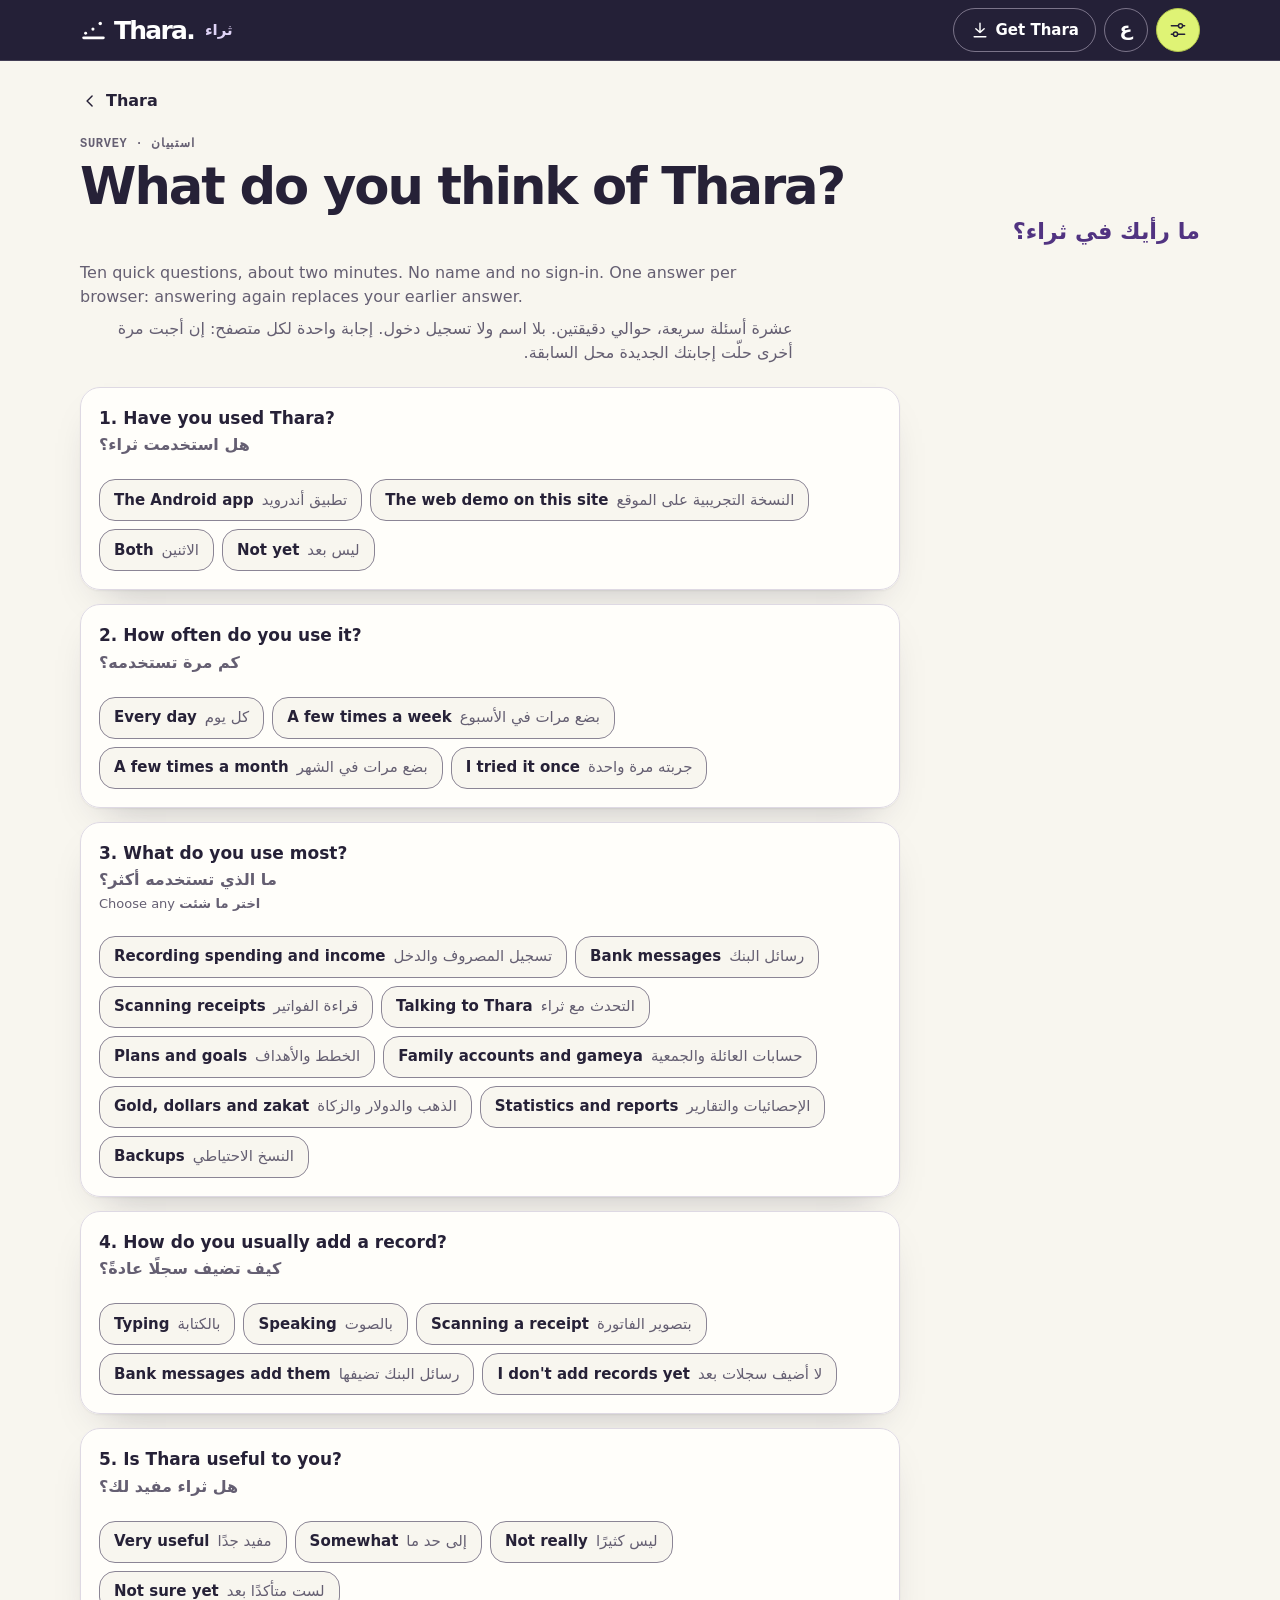
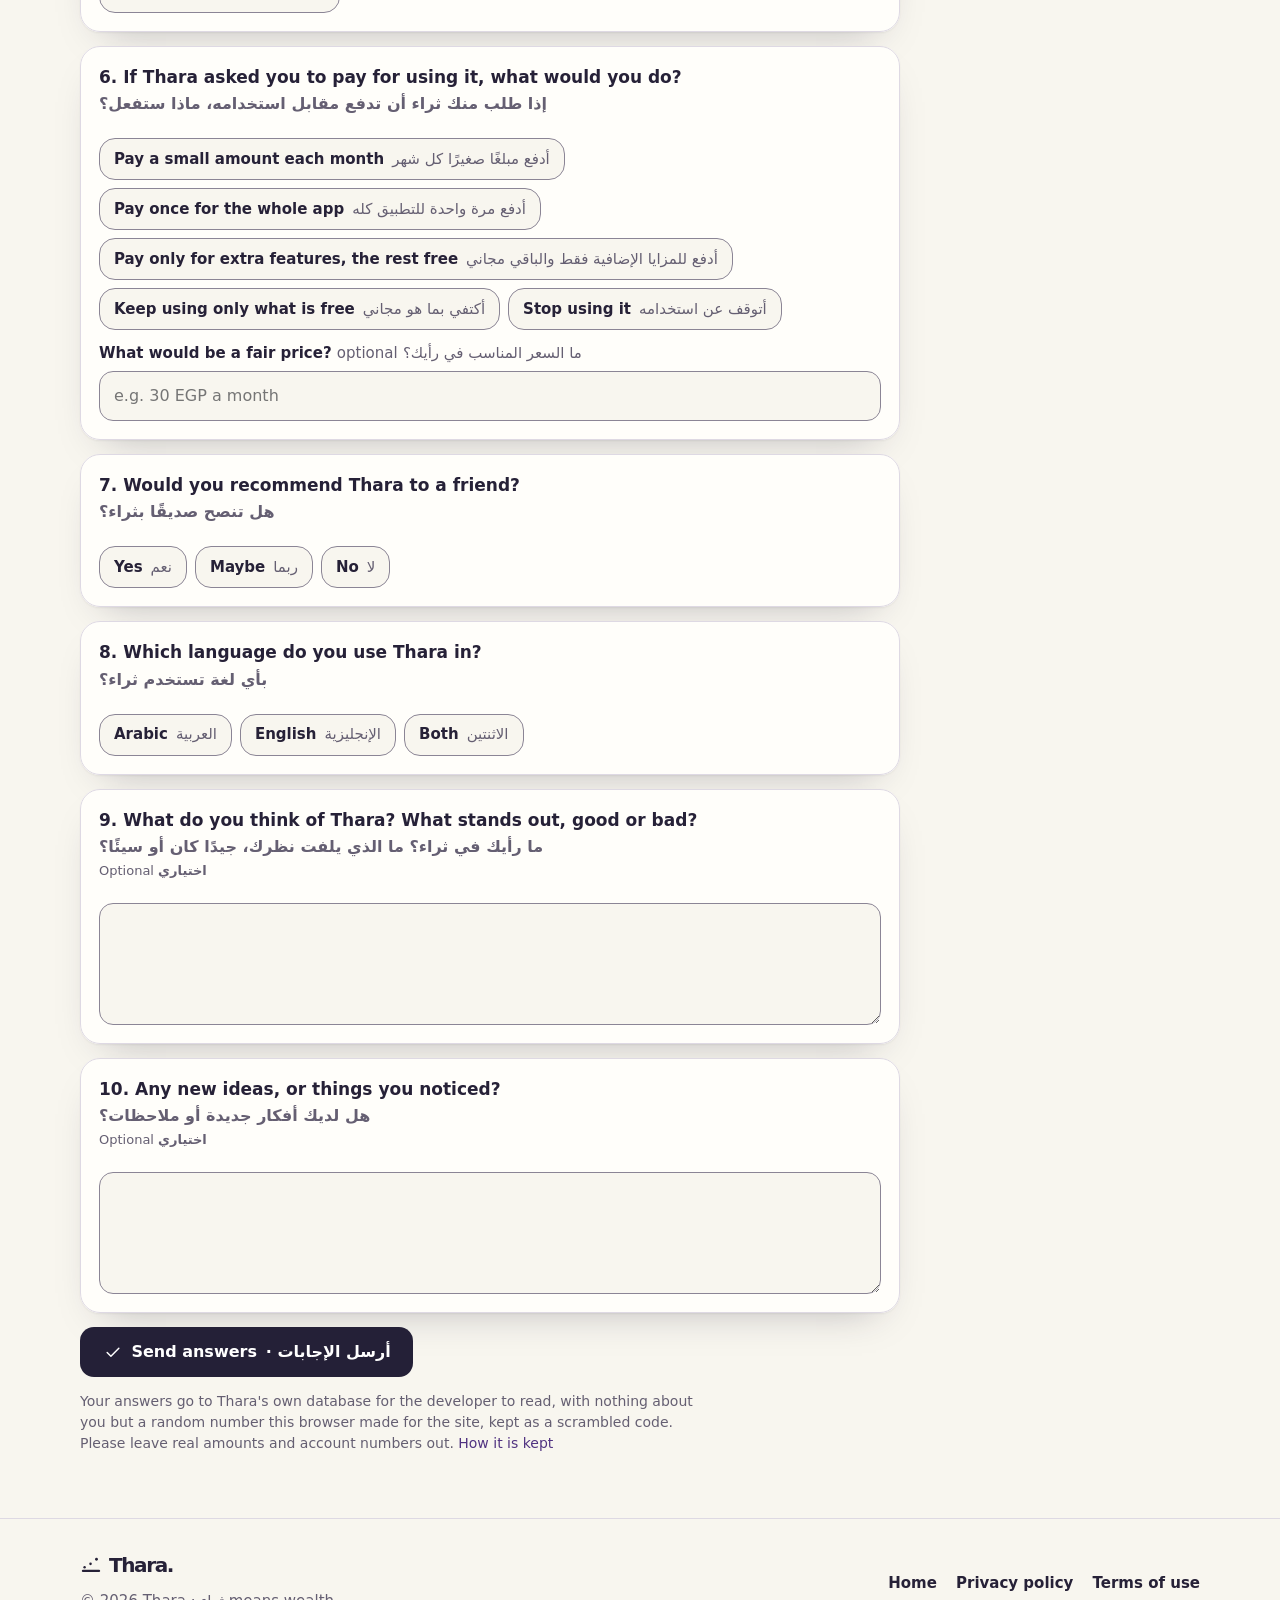
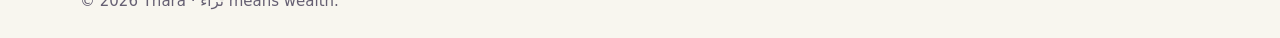
<file: survey.html>
<!doctype html>
<html lang="en" data-langs>
<head>
<meta charset="utf-8">
<meta name="viewport" content="width=device-width, initial-scale=1, viewport-fit=cover">
<title>Thara survey · استبيان ثراء</title>
<meta name="description" content="Ten quick questions about Thara, in English and Arabic: is it useful, what you would do if it asked to be paid, and your ideas. No name, no sign-in.">
<meta name="theme-color" content="#242037">
<link rel="icon" href="icon.svg" type="image/svg+xml">
<script>
(function () {
  var r = document.documentElement, g = function (k) { try { return localStorage.getItem(k); } catch (e) { return null; } };
  // Arabic or English: the choice made here or in the demo, else the
  // browser's own language. The page stays hidden until its Arabic is in.
  var l = g('thara-lang');
  if (l !== 'ar' && l !== 'en') l = /^ar([-_]|$)/i.test((navigator.languages && navigator.languages[0]) || navigator.language || '') ? 'ar' : 'en';
  if (l === 'ar') {
    r.setAttribute('lang', 'ar'); r.setAttribute('dir', 'rtl'); r.classList.add('i18n-wait');
    setTimeout(function () { r.classList.remove('i18n-wait'); }, 2500);
  }
  var t = g('thara-theme'); if (t === 'light' || t === 'dark') r.setAttribute('data-theme', t);
  if (g('thara-motion') === 'off') r.setAttribute('data-motion', 'off');
  var still = window.matchMedia && matchMedia('(prefers-reduced-motion: reduce)').matches;
  if (!still && g('thara-motion') !== 'off') r.classList.add('motion');
  setTimeout(function () { if (!window.tharaSite) r.classList.remove('motion'); }, 2500);
})();
</script>
<link rel="stylesheet" href="style.css">
<script defer src="i18n/ar-common.js"></script>
<script defer src="i18n/ar-survey.js"></script>
<script defer src="site.js"></script>
<script defer src="survey.js"></script>
</head>
<body>

<svg width="0" height="0" style="position:absolute" aria-hidden="true">
  <defs>
    <symbol id="i-brand" viewBox="0 0 96 96"><rect x="8" y="69" width="80" height="10" rx="5" fill="currentColor" stroke="none"/><circle cx="20" cy="58" r="5.2" fill="currentColor" stroke="none"/><circle cx="46" cy="43" r="5.6" fill="currentColor" stroke="none"/><circle cx="72" cy="23" r="6.2" fill="currentColor" stroke="none"/></symbol>
    <symbol id="i-sliders" viewBox="0 0 24 24"><path d="M4 7h8.5M17.5 7H20M4 17h2.5M11.5 17H20"/><circle cx="15" cy="7" r="2.5"/><circle cx="9" cy="17" r="2.5"/></symbol>
    <symbol id="i-back" viewBox="0 0 24 24"><path d="m14.5 6-6 6 6 6"/></symbol>
    <symbol id="i-check" viewBox="0 0 24 24"><path d="m5 12.5 4.5 4.5L19 7.5"/></symbol>
    <symbol id="i-download" viewBox="0 0 24 24"><path d="M12 4v11M7 10.5l5 4.5 5-4.5M5 20h14"/></symbol>
  </defs>
</svg>

<a class="skip" href="#main">Skip to content</a>

<header class="bar on-ink">
  <div class="wrap">
    <a class="brand" href="./" aria-label="Thara, home">
      <svg class="glyph" aria-hidden="true"><use href="#i-brand"/></svg>
      <span class="wordmark">Thara.</span>
      <span class="wordmark-ar" lang="ar">ثراء</span>
    </a>
    <div class="bar-acts">
      <a class="bar-link" href="./#get"><svg class="i" aria-hidden="true"><use href="#i-download"/></svg>Get Thara</a>
      <button class="circle lang-btn" type="button" data-lang-toggle lang="ar" aria-label="العربية" hidden>ع</button>
      <button class="circle lime" type="button" data-pop="appearance" aria-expanded="false" aria-controls="appearance" aria-label="Appearance"><svg class="i" aria-hidden="true"><use href="#i-sliders"/></svg></button>
    </div>
  </div>
</header>

<div class="pop" id="appearance" role="dialog" aria-label="Appearance" hidden>
  <h3>Appearance</h3>
  <div class="seg" role="group" aria-label="Theme">
    <button type="button" data-theme-set="auto" aria-pressed="true">Auto</button>
    <button type="button" data-theme-set="light" aria-pressed="false">Day</button>
    <button type="button" data-theme-set="dark" aria-pressed="false">Night</button>
  </div>
  <div class="toggle-row">
    <div><b id="lbl-motion">Effects</b><span>Things rise in and answer a touch.</span></div>
    <button class="switch" type="button" role="switch" aria-checked="true" aria-labelledby="lbl-motion" data-switch="motion"></button>
  </div>
</div>

<main class="survey" id="main">
  <div class="wrap">
    <a class="back" href="./"><svg class="i flip" aria-hidden="true"><use href="#i-back"/></svg>Thara</a>
    <span class="kicker">Survey · <span lang="ar">استبيان</span></span>
    <h1>What do you think of Thara?</h1>
    <p class="title-ar" lang="ar" dir="rtl" data-l="en">ما رأيك في ثراء؟</p>
    <p class="lead">Ten quick questions, about two minutes. No name and no sign-in. One answer per browser: answering again replaces your earlier answer.</p>
    <p class="lead" lang="ar" dir="rtl" data-l="en">عشرة أسئلة سريعة، حوالي دقيقتين. بلا اسم ولا تسجيل دخول. إجابة واحدة لكل متصفح: إن أجبت مرة أخرى حلّت إجابتك الجديدة محل السابقة.</p>
    <p class="sv-before" id="sv-before" hidden>You answered before from this browser. Sending again replaces that answer. <span lang="ar">أجبت من قبل من هذا المتصفح، والإرسال مرة أخرى يستبدل إجابتك.</span></p>

    <form class="sv" id="sv-form" novalidate>
      <fieldset class="sv-q" data-q="used" data-required>
        <legend><b>1. Have you used Thara?</b><span lang="ar" data-l="en">هل استخدمت ثراء؟</span></legend>
        <div class="sv-opts">
          <label><input type="radio" name="used" value="app"><span>The Android app <i lang="ar">تطبيق أندرويد</i></span></label>
          <label><input type="radio" name="used" value="web"><span>The web demo on this site <i lang="ar">النسخة التجريبية على الموقع</i></span></label>
          <label><input type="radio" name="used" value="both"><span>Both <i lang="ar">الاثنين</i></span></label>
          <label><input type="radio" name="used" value="not_yet"><span>Not yet <i lang="ar">ليس بعد</i></span></label>
        </div>
      </fieldset>

      <fieldset class="sv-q" data-q="freq" data-if-used>
        <legend><b>2. How often do you use it?</b><span lang="ar" data-l="en">كم مرة تستخدمه؟</span></legend>
        <div class="sv-opts">
          <label><input type="radio" name="freq" value="daily"><span>Every day <i lang="ar">كل يوم</i></span></label>
          <label><input type="radio" name="freq" value="weekly"><span>A few times a week <i lang="ar">بضع مرات في الأسبوع</i></span></label>
          <label><input type="radio" name="freq" value="monthly"><span>A few times a month <i lang="ar">بضع مرات في الشهر</i></span></label>
          <label><input type="radio" name="freq" value="once"><span>I tried it once <i lang="ar">جربته مرة واحدة</i></span></label>
        </div>
      </fieldset>

      <fieldset class="sv-q" data-q="features" data-if-used>
        <legend><b>3. What do you use most?</b><span lang="ar" data-l="en">ما الذي تستخدمه أكثر؟</span><small>Choose any <span lang="ar">اختر ما شئت</span></small></legend>
        <div class="sv-opts">
          <label><input type="checkbox" name="features" value="records"><span>Recording spending and income <i lang="ar">تسجيل المصروف والدخل</i></span></label>
          <label><input type="checkbox" name="features" value="bank_messages"><span>Bank messages <i lang="ar">رسائل البنك</i></span></label>
          <label><input type="checkbox" name="features" value="receipts"><span>Scanning receipts <i lang="ar">قراءة الفواتير</i></span></label>
          <label><input type="checkbox" name="features" value="talk"><span>Talking to Thara <i lang="ar">التحدث مع ثراء</i></span></label>
          <label><input type="checkbox" name="features" value="plans_goals"><span>Plans and goals <i lang="ar">الخطط والأهداف</i></span></label>
          <label><input type="checkbox" name="features" value="family_gameya"><span>Family accounts and gameya <i lang="ar">حسابات العائلة والجمعية</i></span></label>
          <label><input type="checkbox" name="features" value="gold_zakat"><span>Gold, dollars and zakat <i lang="ar">الذهب والدولار والزكاة</i></span></label>
          <label><input type="checkbox" name="features" value="statistics"><span>Statistics and reports <i lang="ar">الإحصائيات والتقارير</i></span></label>
          <label><input type="checkbox" name="features" value="backups"><span>Backups <i lang="ar">النسخ الاحتياطي</i></span></label>
        </div>
      </fieldset>

      <fieldset class="sv-q" data-q="add" data-if-used>
        <legend><b>4. How do you usually add a record?</b><span lang="ar" data-l="en">كيف تضيف سجلًا عادةً؟</span></legend>
        <div class="sv-opts">
          <label><input type="radio" name="add" value="typing"><span>Typing <i lang="ar">بالكتابة</i></span></label>
          <label><input type="radio" name="add" value="speaking"><span>Speaking <i lang="ar">بالصوت</i></span></label>
          <label><input type="radio" name="add" value="receipt"><span>Scanning a receipt <i lang="ar">بتصوير الفاتورة</i></span></label>
          <label><input type="radio" name="add" value="bank_messages"><span>Bank messages add them <i lang="ar">رسائل البنك تضيفها</i></span></label>
          <label><input type="radio" name="add" value="none"><span>I don't add records yet <i lang="ar">لا أضيف سجلات بعد</i></span></label>
        </div>
      </fieldset>

      <fieldset class="sv-q" data-q="useful" data-required>
        <legend><b>5. Is Thara useful to you?</b><span lang="ar" data-l="en">هل ثراء مفيد لك؟</span></legend>
        <div class="sv-opts">
          <label><input type="radio" name="useful" value="very"><span>Very useful <i lang="ar">مفيد جدًا</i></span></label>
          <label><input type="radio" name="useful" value="somewhat"><span>Somewhat <i lang="ar">إلى حد ما</i></span></label>
          <label><input type="radio" name="useful" value="not_really"><span>Not really <i lang="ar">ليس كثيرًا</i></span></label>
          <label><input type="radio" name="useful" value="not_sure"><span>Not sure yet <i lang="ar">لست متأكدًا بعد</i></span></label>
        </div>
      </fieldset>

      <fieldset class="sv-q" data-q="pay" data-required>
        <legend><b>6. If Thara asked you to pay for using it, what would you do?</b><span lang="ar" data-l="en">إذا طلب منك ثراء أن تدفع مقابل استخدامه، ماذا ستفعل؟</span></legend>
        <div class="sv-opts">
          <label><input type="radio" name="pay" value="monthly"><span>Pay a small amount each month <i lang="ar">أدفع مبلغًا صغيرًا كل شهر</i></span></label>
          <label><input type="radio" name="pay" value="once"><span>Pay once for the whole app <i lang="ar">أدفع مرة واحدة للتطبيق كله</i></span></label>
          <label><input type="radio" name="pay" value="extras_only"><span>Pay only for extra features, the rest free <i lang="ar">أدفع للمزايا الإضافية فقط والباقي مجاني</i></span></label>
          <label><input type="radio" name="pay" value="free_only"><span>Keep using only what is free <i lang="ar">أكتفي بما هو مجاني</i></span></label>
          <label><input type="radio" name="pay" value="stop"><span>Stop using it <i lang="ar">أتوقف عن استخدامه</i></span></label>
        </div>
        <label class="sv-note"><span>What would be a fair price? <em>optional</em> <i lang="ar">ما السعر المناسب في رأيك؟</i></span>
          <input type="text" name="payNote" maxlength="300" dir="auto" placeholder="e.g. 30 EGP a month">
        </label>
      </fieldset>

      <fieldset class="sv-q" data-q="recommend">
        <legend><b>7. Would you recommend Thara to a friend?</b><span lang="ar" data-l="en">هل تنصح صديقًا بثراء؟</span></legend>
        <div class="sv-opts">
          <label><input type="radio" name="recommend" value="yes"><span>Yes <i lang="ar">نعم</i></span></label>
          <label><input type="radio" name="recommend" value="maybe"><span>Maybe <i lang="ar">ربما</i></span></label>
          <label><input type="radio" name="recommend" value="no"><span>No <i lang="ar">لا</i></span></label>
        </div>
      </fieldset>

      <fieldset class="sv-q" data-q="lang">
        <legend><b>8. Which language do you use Thara in?</b><span lang="ar" data-l="en">بأي لغة تستخدم ثراء؟</span></legend>
        <div class="sv-opts">
          <label><input type="radio" name="lang" value="ar"><span>Arabic <i lang="ar">العربية</i></span></label>
          <label><input type="radio" name="lang" value="en"><span>English <i lang="ar">الإنجليزية</i></span></label>
          <label><input type="radio" name="lang" value="both"><span>Both <i lang="ar">الاثنتين</i></span></label>
        </div>
      </fieldset>

      <fieldset class="sv-q">
        <legend><b>9. What do you think of Thara? What stands out, good or bad?</b><span lang="ar" data-l="en">ما رأيك في ثراء؟ ما الذي يلفت نظرك، جيدًا كان أو سيئًا؟</span><small>Optional <span lang="ar">اختياري</span></small></legend>
        <textarea name="see" rows="4" maxlength="1000" dir="auto"></textarea>
      </fieldset>

      <fieldset class="sv-q">
        <legend><b>10. Any new ideas, or things you noticed?</b><span lang="ar" data-l="en">هل لديك أفكار جديدة أو ملاحظات؟</span><small>Optional <span lang="ar">اختياري</span></small></legend>
        <textarea name="ideas" rows="4" maxlength="1000" dir="auto"></textarea>
      </fieldset>

      <div class="sv-send">
        <button class="btn ink" type="submit"><svg class="i" aria-hidden="true"><use href="#i-check"/></svg>Send answers<span lang="ar" data-l="en"> · أرسل الإجابات</span></button>
        <p class="sv-status" id="sv-status" role="status" aria-live="polite"></p>
      </div>
      <p class="sv-small">Your answers go to Thara's own database for the developer to read, with nothing about you but a random number this browser made for the site, kept as a scrambled code. Please leave real amounts and account numbers out. <a href="privacy.html#survey">How it is kept</a></p>
    </form>

    <div class="sv-done" id="sv-done" hidden>
      <h2>Thank you <span lang="ar">شكرًا لك</span></h2>
      <p id="sv-done-text" data-keep>Your answers are with the developer now.</p>
      <p lang="ar" dir="rtl" data-l="en">وصلت إجاباتك إلى المطوّر.</p>
      <a class="btn ghost" href="./"><svg class="i flip" aria-hidden="true"><use href="#i-back"/></svg>Back to Thara</a>
    </div>
  </div>
</main>

<footer>
  <div class="wrap">
    <div>
      <a class="brand" href="./" aria-label="Thara, home"><svg class="glyph" aria-hidden="true"><use href="#i-brand"/></svg><span class="wordmark">Thara.</span></a>
      <p style="margin:.5rem 0 0">© 2026 Thara · <span lang="ar">ثراء</span> means wealth.</p>
    </div>
    <nav aria-label="Pages">
      <a href="./">Home</a>
      <a href="privacy.html">Privacy policy</a>
      <a href="terms.html">Terms of use</a>
    </nav>
  </div>
</footer>

</body>
</html>
</file>
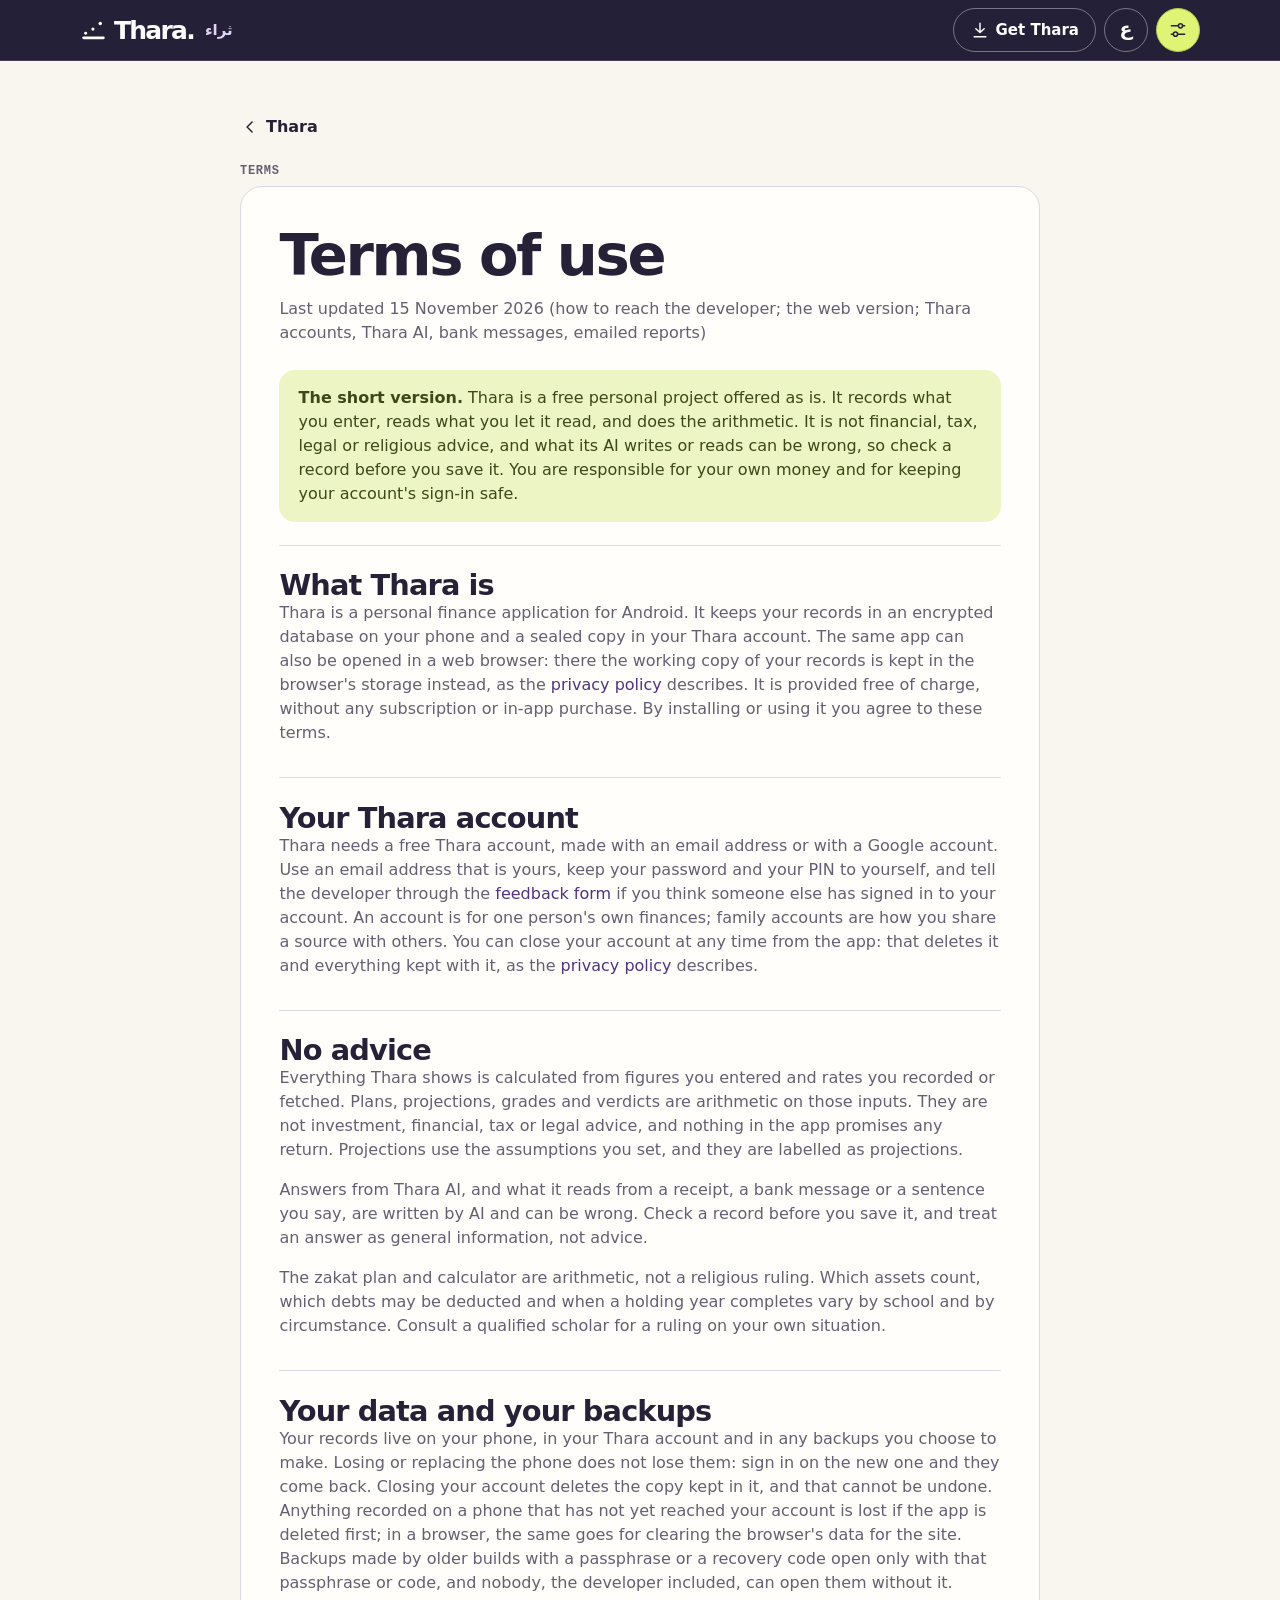
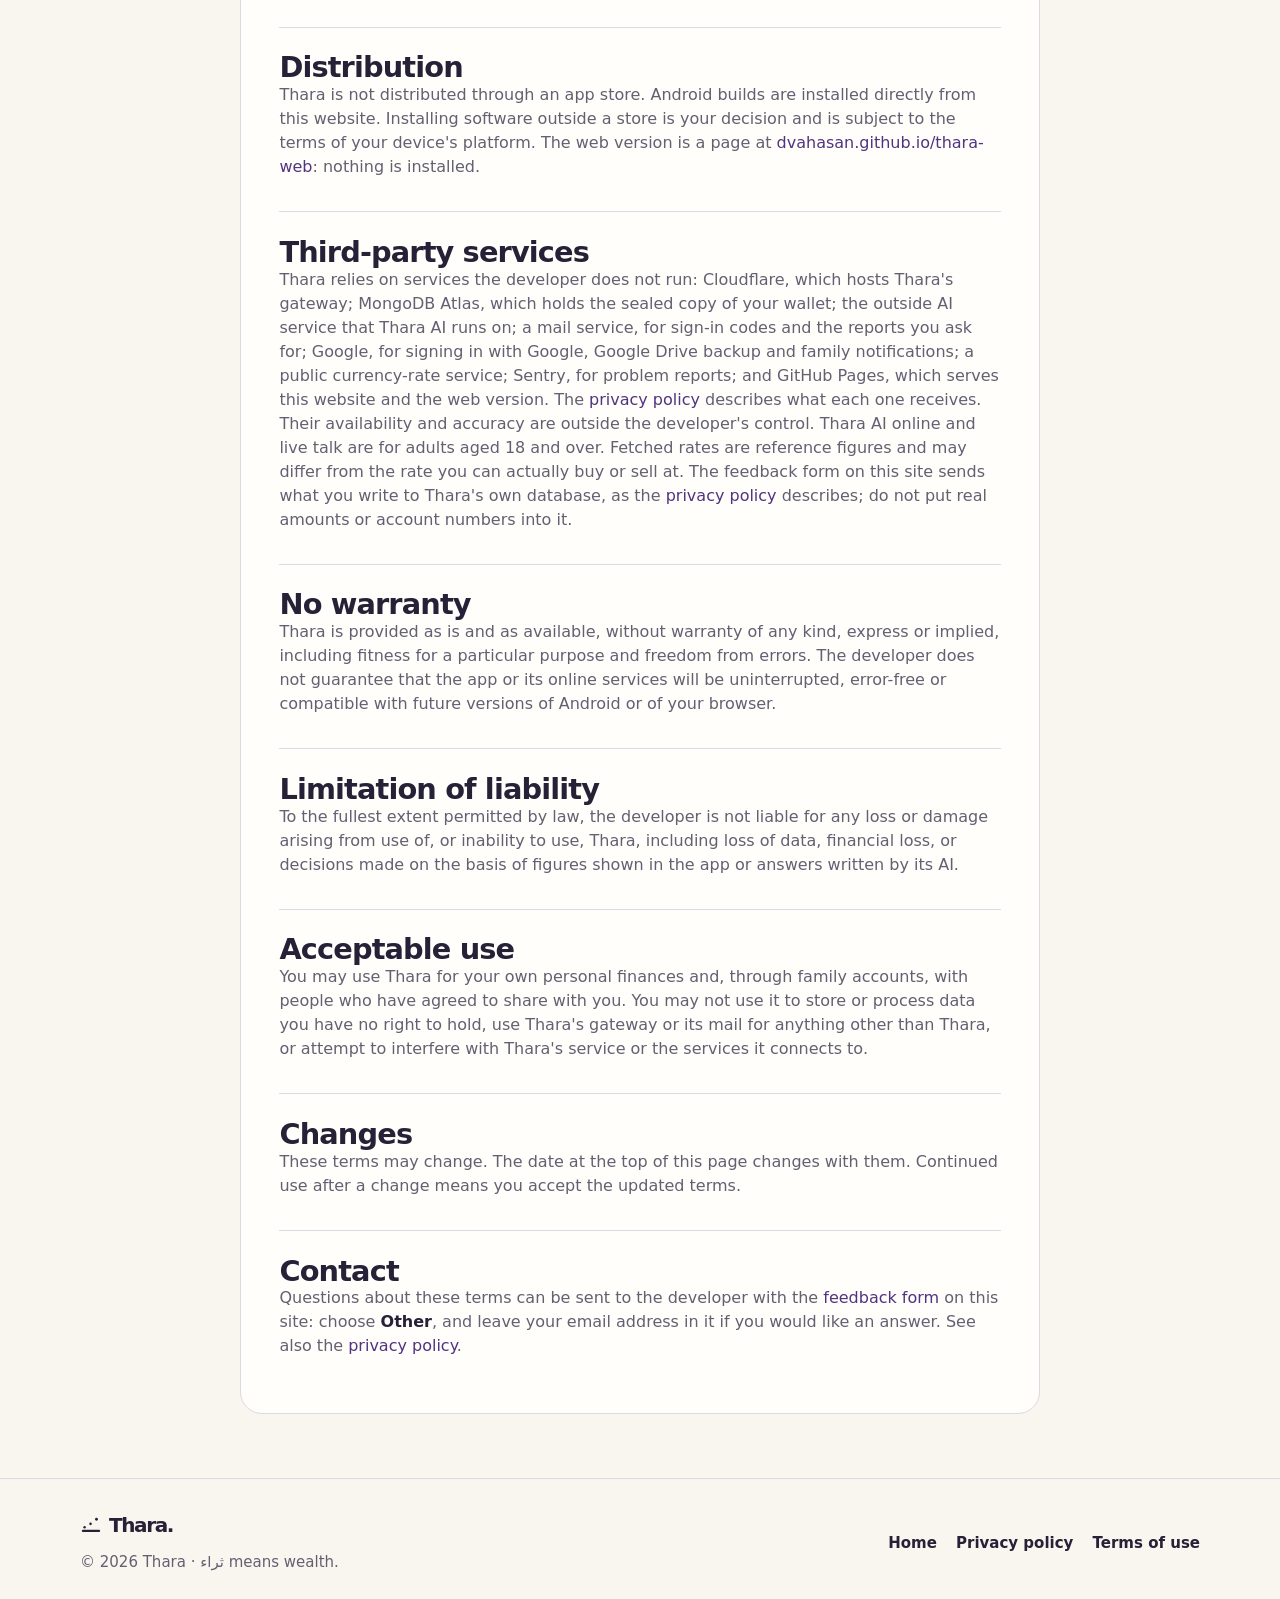
<file: terms.html>
<!doctype html>
<html lang="en" data-langs>
<head>
<meta charset="utf-8">
<meta name="viewport" content="width=device-width, initial-scale=1, viewport-fit=cover">
<title>Terms of use · Thara</title>
<meta name="description" content="Terms of use for the Thara personal finance app: your Thara account, no advice, what its AI can get wrong, and the services it relies on.">
<meta name="theme-color" content="#242037">
<link rel="icon" href="icon.svg" type="image/svg+xml">
<script>
(function () {
  var r = document.documentElement, g = function (k) { try { return localStorage.getItem(k); } catch (e) { return null; } };
  // Arabic or English: the choice made here or in the demo, else the
  // browser's own language. The page stays hidden until its Arabic is in.
  var l = g('thara-lang');
  if (l !== 'ar' && l !== 'en') l = /^ar([-_]|$)/i.test((navigator.languages && navigator.languages[0]) || navigator.language || '') ? 'ar' : 'en';
  if (l === 'ar') {
    r.setAttribute('lang', 'ar'); r.setAttribute('dir', 'rtl'); r.classList.add('i18n-wait');
    setTimeout(function () { r.classList.remove('i18n-wait'); }, 2500);
  }
  var t = g('thara-theme'); if (t === 'light' || t === 'dark') r.setAttribute('data-theme', t);
  if (g('thara-motion') === 'off') r.setAttribute('data-motion', 'off');
  var still = window.matchMedia && matchMedia('(prefers-reduced-motion: reduce)').matches;
  if (!still && g('thara-motion') !== 'off') r.classList.add('motion');
  setTimeout(function () { if (!window.tharaSite) r.classList.remove('motion'); }, 2500);
})();
</script>
<link rel="stylesheet" href="style.css">
<script defer src="i18n/ar-common.js"></script>
<script defer src="i18n/ar-terms.js"></script>
<script defer src="site.js"></script>
</head>
<body>

<svg width="0" height="0" style="position:absolute" aria-hidden="true">
  <defs>
    <symbol id="i-brand" viewBox="0 0 96 96"><rect x="8" y="69" width="80" height="10" rx="5" fill="currentColor" stroke="none"/><circle cx="20" cy="58" r="5.2" fill="currentColor" stroke="none"/><circle cx="46" cy="43" r="5.6" fill="currentColor" stroke="none"/><circle cx="72" cy="23" r="6.2" fill="currentColor" stroke="none"/></symbol>
    <symbol id="i-download" viewBox="0 0 24 24"><path d="M12 4v11M7 10.5l5 4.5 5-4.5M5 20h14"/></symbol>
    <symbol id="i-sliders" viewBox="0 0 24 24"><path d="M4 7h8.5M17.5 7H20M4 17h2.5M11.5 17H20"/><circle cx="15" cy="7" r="2.5"/><circle cx="9" cy="17" r="2.5"/></symbol>
    <symbol id="i-back" viewBox="0 0 24 24"><path d="m14.5 6-6 6 6 6"/></symbol>
  </defs>
</svg>

<a class="skip" href="#main">Skip to content</a>

<header class="bar on-ink">
  <div class="wrap">
    <a class="brand" href="./" aria-label="Thara, home">
      <svg class="glyph" aria-hidden="true"><use href="#i-brand"/></svg>
      <span class="wordmark">Thara.</span>
      <span class="wordmark-ar" lang="ar">ثراء</span>
    </a>
    <div class="bar-acts">
      <a class="bar-link" href="./#get"><svg class="i" aria-hidden="true"><use href="#i-download"/></svg>Get Thara</a>
      <button class="circle lang-btn" type="button" data-lang-toggle lang="ar" aria-label="العربية" hidden>ع</button>
      <button class="circle lime" type="button" data-pop="appearance" aria-expanded="false" aria-controls="appearance" aria-label="Appearance"><svg class="i" aria-hidden="true"><use href="#i-sliders"/></svg></button>
    </div>
  </div>
</header>

<div class="pop" id="appearance" role="dialog" aria-label="Appearance" hidden>
  <h3>Appearance</h3>
  <div class="seg" role="group" aria-label="Theme">
    <button type="button" data-theme-set="auto" aria-pressed="true">Auto</button>
    <button type="button" data-theme-set="light" aria-pressed="false">Day</button>
    <button type="button" data-theme-set="dark" aria-pressed="false">Night</button>
  </div>
  <div class="toggle-row">
    <div><b id="lbl-motion">Effects</b><span>Things rise in and answer a touch.</span></div>
    <button class="switch" type="button" role="switch" aria-checked="true" aria-labelledby="lbl-motion" data-switch="motion"></button>
  </div>
</div>

<main class="doc" id="main">
  <div class="wrap">
    <a class="back" href="./"><svg class="i flip" aria-hidden="true"><use href="#i-back"/></svg>Thara</a>
    <span class="kicker">Terms</span>
    <article>
      <h1>Terms of use</h1>
      <p class="updated">Last updated 15 November 2026 (how to reach the developer; the web version; Thara accounts, Thara AI, bank messages, emailed reports)</p>

      <div class="callout">
        <p><b>The short version.</b> Thara is a free personal project offered as is. It records what you enter, reads what you let it read, and does the arithmetic. It is not financial, tax, legal or religious advice, and what its AI writes or reads can be wrong, so check a record before you save it. You are responsible for your own money and for keeping your account's sign-in safe.</p>
      </div>

      <h2>What Thara is</h2>
      <p>Thara is a personal finance application for Android. It keeps your records in an encrypted database on your phone and a sealed copy in your Thara account. The same app can also be opened in a web browser: there the working copy of your records is kept in the browser's storage instead, as the <a href="privacy.html#web">privacy policy</a> describes. It is provided free of charge, without any subscription or in-app purchase. By installing or using it you agree to these terms.</p>

      <h2 id="account">Your Thara account</h2>
      <p>Thara needs a free Thara account, made with an email address or with a Google account. Use an email address that is yours, keep your password and your PIN to yourself, and tell the developer through the <a href="./#feedback">feedback form</a> if you think someone else has signed in to your account. An account is for one person's own finances; family accounts are how you share a source with others. You can close your account at any time from the app: that deletes it and everything kept with it, as the <a href="privacy.html#closing">privacy policy</a> describes.</p>

      <h2>No advice</h2>
      <p>Everything Thara shows is calculated from figures you entered and rates you recorded or fetched. Plans, projections, grades and verdicts are arithmetic on those inputs. They are not investment, financial, tax or legal advice, and nothing in the app promises any return. Projections use the assumptions you set, and they are labelled as projections.</p>
      <p>Answers from Thara AI, and what it reads from a receipt, a bank message or a sentence you say, are written by AI and can be wrong. Check a record before you save it, and treat an answer as general information, not advice.</p>
      <p>The zakat plan and calculator are arithmetic, not a religious ruling. Which assets count, which debts may be deducted and when a holding year completes vary by school and by circumstance. Consult a qualified scholar for a ruling on your own situation.</p>

      <h2>Your data and your backups</h2>
      <p>Your records live on your phone, in your Thara account and in any backups you choose to make. Losing or replacing the phone does not lose them: sign in on the new one and they come back. Closing your account deletes the copy kept in it, and that cannot be undone. Anything recorded on a phone that has not yet reached your account is lost if the app is deleted first; in a browser, the same goes for clearing the browser's data for the site. Backups made by older builds with a passphrase or a recovery code open only with that passphrase or code, and nobody, the developer included, can open them without it.</p>

      <h2>Distribution</h2>
      <p>Thara is not distributed through an app store. Android builds are installed directly from this website. Installing software outside a store is your decision and is subject to the terms of your device's platform. The web version is a page at <a href="https://dvahasan.github.io/thara-web/">dvahasan.github.io/thara-web</a>: nothing is installed.</p>

      <h2>Third-party services</h2>
      <p>Thara relies on services the developer does not run: Cloudflare, which hosts Thara's gateway; MongoDB Atlas, which holds the sealed copy of your wallet; the outside AI service that Thara AI runs on; a mail service, for sign-in codes and the reports you ask for; Google, for signing in with Google, Google Drive backup and family notifications; a public currency-rate service; Sentry, for problem reports; and GitHub Pages, which serves this website and the web version. The <a href="privacy.html#network-access">privacy policy</a> describes what each one receives. Their availability and accuracy are outside the developer's control. Thara AI online and live talk are for adults aged 18 and over. Fetched rates are reference figures and may differ from the rate you can actually buy or sell at. The feedback form on this site sends what you write to Thara's own database, as the <a href="privacy.html#feedback">privacy policy</a> describes; do not put real amounts or account numbers into it.</p>

      <h2>No warranty</h2>
      <p>Thara is provided as is and as available, without warranty of any kind, express or implied, including fitness for a particular purpose and freedom from errors. The developer does not guarantee that the app or its online services will be uninterrupted, error-free or compatible with future versions of Android or of your browser.</p>

      <h2>Limitation of liability</h2>
      <p>To the fullest extent permitted by law, the developer is not liable for any loss or damage arising from use of, or inability to use, Thara, including loss of data, financial loss, or decisions made on the basis of figures shown in the app or answers written by its AI.</p>

      <h2>Acceptable use</h2>
      <p>You may use Thara for your own personal finances and, through family accounts, with people who have agreed to share with you. You may not use it to store or process data you have no right to hold, use Thara's gateway or its mail for anything other than Thara, or attempt to interfere with Thara's service or the services it connects to.</p>

      <h2>Changes</h2>
      <p>These terms may change. The date at the top of this page changes with them. Continued use after a change means you accept the updated terms.</p>

      <h2>Contact</h2>
      <p>Questions about these terms can be sent to the developer with the <a href="./#feedback">feedback form</a> on this site: choose <b>Other</b>, and leave your email address in it if you would like an answer. See also the <a href="privacy.html">privacy policy</a>.</p>
    </article>
  </div>
</main>

<footer>
  <div class="wrap">
    <div>
      <a class="brand" href="./" aria-label="Thara, home"><svg class="glyph" aria-hidden="true"><use href="#i-brand"/></svg><span class="wordmark">Thara.</span></a>
      <p style="margin:.5rem 0 0">© 2026 Thara · <span lang="ar">ثراء</span> means wealth.</p>
    </div>
    <nav aria-label="Pages">
      <a href="./">Home</a>
      <a href="privacy.html">Privacy policy</a>
      <a href="terms.html">Terms of use</a>
    </nav>
  </div>
</footer>

</body>
</html>
</file>
<file: style.css>
/* Thara site theme: the app's own Daybook design.

   Colours are lib/core/theme/daybook_colors.dart, by day and by night: ink
   and lime for emphasis, warm paper for the ground, violet and peach tiles
   for neutral and outgoing rows, pale lime for incoming ones. Ink, lime and
   the bottom-bar colours are the same in both modes, so the title bar and
   the bottom bar are ink in both, as in the app.

   Type is the phone's own font, as the app's default is: a heavy, tightly
   set title, a small monospaced kicker above it, and no letter spacing on
   Arabic (its letters join). Shapes are the app kit's: 22px heroes, 16px
   cards, 10px tiles, pill chips, 14px buttons. */

:root {
  --ink: #242037;
  --lime: #dff375;
  --lime-edge: #b3c64c;
  --nav-selected: #45395a;
  --nav-ink: #e4daee;
  --on-ink: #ffffff;
  --on-ink-muted: #dfd3f6;
  --on-pale-lime: #3b491a;
  --lime-deep: #7d8f1f;

  --paper: #f8f6ef;
  --surface: #fffefa;
  --text: #262137;
  --muted: #655f72;
  --line: #ded9e3;
  --violet: #ebe4fa;
  --peach: #f9e0d4;
  --pale-lime: #eef5c4;
  --purple: #513381;
  --error: #a33b3c;
  --field-line: #8b8595;
  --bar-fill: #7350a6;
  --chart-bar: #7350a6; /* validated for charts: lightness band and contrast vs surface */
  --income-text: #366326;
  --on-peach: #7f3418;
  --focus: #513381;
  --chosen: #242037;
  --chosen-edge: #242037;
  --on-chosen: #ffffff;
  --on-chosen-thumb: #dff375;
  --shade: 0 1px 2px rgba(36, 32, 55, .06), 0 18px 40px -24px rgba(36, 32, 55, .35);

  --font: system-ui, -apple-system, "Segoe UI", Roboto, "Noto Sans", "Noto Sans Arabic", Tahoma, sans-serif;
  --mono: ui-monospace, "Cascadia Mono", "SF Mono", Menlo, Consolas, "Liberation Mono", monospace;

  --quick: 150ms;
  --base: 260ms;
  --slow: 620ms;
  --out: cubic-bezier(.215, .61, .355, 1);

  --dock-h: 72px;
  color-scheme: light;
}

@media (prefers-color-scheme: dark) {
  :root:not([data-theme="light"]) {
    --paper: #211b30;
    --surface: #2d253d;
    --text: #f8efff;
    --muted: #c5b8d4;
    --line: #51455f;
    --violet: #443457;
    --peach: #543843;
    --pale-lime: #dce89e;
    --purple: #e1c5ff;
    --error: #ffb2b6;
    --field-line: #8f82a1;
    --bar-fill: #b294ea;
    --chart-bar: #9b7dd6;
    --income-text: #cfe27a;
    --on-peach: #ffd6c4;
    --focus: #dff375;
    --chosen: #dff375;
    --chosen-edge: #b3c64c;
    --on-chosen: #242037;
    --on-chosen-thumb: #242037;
    --shade: 0 1px 2px rgba(0, 0, 0, .3), 0 18px 40px -24px rgba(0, 0, 0, .7);
    color-scheme: dark;
  }
}
:root[data-theme="dark"] {
  --paper: #211b30;
  --surface: #2d253d;
  --text: #f8efff;
  --muted: #c5b8d4;
  --line: #51455f;
  --violet: #443457;
  --peach: #543843;
  --pale-lime: #dce89e;
  --purple: #e1c5ff;
  --error: #ffb2b6;
  --field-line: #8f82a1;
  --bar-fill: #b294ea;
  --chart-bar: #9b7dd6;
  --income-text: #cfe27a;
  --on-peach: #ffd6c4;
  --focus: #dff375;
  --chosen: #dff375;
  --chosen-edge: #b3c64c;
  --on-chosen: #242037;
  --on-chosen-thumb: #242037;
  --shade: 0 1px 2px rgba(0, 0, 0, .3), 0 18px 40px -24px rgba(0, 0, 0, .7);
  color-scheme: dark;
}

/* ---------- ground ---------- */

* { box-sizing: border-box; }
html { scroll-behavior: smooth; -webkit-text-size-adjust: 100%; }
body {
  margin: 0;
  font-family: var(--font);
  font-size: 16px;
  line-height: 1.5;
  color: var(--text);
  background: var(--paper);
  -webkit-font-smoothing: antialiased;
  overflow-x: clip;
}
body.has-dock { padding-bottom: calc(var(--dock-h) + 28px + env(safe-area-inset-bottom)); }
a { color: var(--purple); text-decoration-thickness: 1.5px; text-underline-offset: 3px; }
a:not(:hover) { text-decoration: none; }
p { margin: 0 0 1rem; }
img, svg { display: block; }
button { font: inherit; color: inherit; }
:focus-visible { outline: 2px solid var(--focus); outline-offset: 3px; border-radius: 10px; }
.on-ink :focus-visible, .bar :focus-visible, .dock :focus-visible, .arc :focus-visible { outline-color: var(--lime); }
[hidden] { display: none !important; }
::selection { background: var(--lime); color: var(--ink); }

.wrap { width: min(1120px, 100% - 32px); margin-inline: auto; }
.sr { position: absolute; width: 1px; height: 1px; overflow: hidden; clip-path: inset(50%); white-space: nowrap; }
.skip {
  position: absolute; inset-inline-start: 12px; top: -60px; z-index: 50;
  padding: .55rem .9rem; border-radius: 12px; background: var(--lime); color: var(--ink); font-weight: 800;
}
.skip:focus { top: 10px; }

.i { width: 20px; height: 20px; flex: none; fill: none; stroke: currentColor; stroke-width: 1.75; stroke-linecap: round; stroke-linejoin: round; }
[dir="rtl"] .i.flip { transform: scaleX(-1); }

/* ---------- type ---------- */

.kicker {
  display: block;
  margin: 0 0 .4rem;
  font-family: var(--mono);
  font-size: 12px;
  font-weight: 700;
  letter-spacing: .06em;
  text-transform: uppercase;
  color: var(--muted);
}
.kicker:lang(ar) { font-family: var(--font); letter-spacing: 0; }
.display, h1, h2 {
  margin: 0;
  font-weight: 900;
  line-height: 1.04;
  letter-spacing: -0.04em;
  text-wrap: balance;
}
h1, .display { font-size: clamp(2.4rem, 7.4vw, 4.6rem); }
h2 { font-size: clamp(2rem, 4.6vw, 3rem); }
h3 { margin: 0; font-size: 1.12rem; font-weight: 800; line-height: 1.25; letter-spacing: -0.01em; }
:lang(ar) h1, :lang(ar) h2, :lang(ar) h3, :lang(ar).display, h1:lang(ar), h2:lang(ar) { letter-spacing: 0; }
.sub { margin: .55rem 0 0; color: var(--muted); font-size: 1.06rem; max-width: 62ch; }
.muted { color: var(--muted); }
.ar { font-weight: 600; color: var(--muted); letter-spacing: 0; }
.head { margin-bottom: 1.4rem; }
.head-row { display: flex; align-items: end; justify-content: space-between; gap: 1rem; flex-wrap: wrap; }

/* ---------- the title bar ---------- */

.bar {
  position: sticky; top: 0; z-index: 30;
  background: var(--ink);
  color: var(--on-ink);
  border-bottom: 1px solid rgba(228, 218, 238, .16);
}
.bar .wrap { display: flex; align-items: center; justify-content: space-between; gap: .75rem; height: 60px; }
.brand {
  display: inline-flex; align-items: center; gap: 7px;
  min-height: 48px; color: var(--on-ink); text-decoration: none;
}
.brand .glyph { width: 27px; height: 27px; transition: transform var(--slow) var(--out); }
.brand.spin .glyph { transform: rotate(360deg); }
.wordmark { font-size: 25px; font-weight: 900; letter-spacing: -0.07em; line-height: 1; }
/* The Latin wordmark keeps its full stop on the right in an Arabic page. */
.wordmark { direction: ltr; unicode-bidi: isolate; }
.wordmark-ar { font-size: 15px; font-weight: 700; color: var(--on-ink-muted); letter-spacing: 0; margin-inline-start: 4px; }
.bar-acts { display: flex; align-items: center; gap: 8px; }
.circle {
  width: 44px; height: 44px; border-radius: 50%;
  display: grid; place-items: center;
  background: transparent; color: var(--on-ink);
  border: 1.5px solid rgba(228, 218, 238, .45);
  cursor: pointer; text-decoration: none;
  transition: background var(--quick), transform var(--quick) var(--out), border-color var(--quick);
}
.circle:hover { background: rgba(228, 218, 238, .1); }
.circle:active { transform: scale(.94); }
.circle.lime, .circle[aria-expanded="true"], .circle[aria-pressed="true"] {
  background: var(--lime); color: var(--ink); border-color: var(--lime-edge);
}
.circle.plain { color: var(--text); border-color: var(--line); background: var(--surface); }
.circle.plain:hover { background: var(--violet); }
.bar-link {
  display: none; align-items: center; gap: 6px; padding: 0 16px; min-height: 44px;
  border-radius: 999px; border: 1.5px solid rgba(228, 218, 238, .45);
  color: var(--on-ink); font-weight: 800; font-size: 15px; text-decoration: none;
}
.bar-link:hover { background: rgba(228, 218, 238, .1); }
@media (min-width: 720px) { .bar-link { display: inline-flex; } }

/* ---------- buttons, chips, tags ---------- */

.btn {
  display: inline-flex; align-items: center; justify-content: center; gap: .55rem;
  min-height: 50px; padding: 0 1.35rem;
  border-radius: 14px; border: 1.5px solid transparent;
  font-weight: 800; font-size: 1rem; line-height: 1.2; text-decoration: none;
  cursor: pointer; user-select: none;
  transition: transform var(--quick) var(--out), background var(--quick), filter var(--quick);
}
.btn:active, .press:active { transform: scale(.97); }
.btn.lime { background: var(--lime); border-color: var(--lime-edge); color: var(--ink); }
.btn.lime:hover { filter: brightness(1.04) saturate(1.05); }
.btn.ink { background: var(--ink); color: var(--on-ink); }
.btn.ghost { border-color: var(--field-line); color: var(--text); background: transparent; }
.btn.ghost:hover { background: color-mix(in srgb, var(--violet) 60%, transparent); }
.on-ink .btn.ghost { border-color: rgba(228, 218, 238, .5); color: var(--on-ink); }
.on-ink .btn.ghost:hover { background: rgba(228, 218, 238, .1); }
.btn.wide { width: 100%; }
.btn .i { width: 20px; height: 20px; }

.chips { display: flex; gap: 8px; overflow-x: auto; padding: 2px 2px 6px; margin: 0 -2px 1.2rem; scrollbar-width: none; }
.chips::-webkit-scrollbar { display: none; }
.chip {
  flex: none; min-height: 44px; padding: 0 18px;
  border-radius: 999px; border: 1.5px solid var(--line);
  background: var(--surface); color: var(--text);
  font-weight: 800; font-size: 15px; cursor: pointer;
  transition: background var(--base) var(--out), color var(--base) var(--out), transform var(--quick) var(--out);
}
.chip:hover { border-color: var(--field-line); }
.chip:active { transform: scale(.96); }
.chip[aria-pressed="true"] { background: var(--chosen); border-color: var(--chosen-edge); color: var(--on-chosen); }

.tag {
  display: inline-flex; align-items: center; gap: 6px;
  padding: 5px 11px; border-radius: 9px;
  background: var(--pale-lime); color: var(--on-pale-lime);
  font-family: var(--mono); font-size: 13px; font-weight: 700; letter-spacing: .01em;
  white-space: nowrap; vertical-align: middle;
}
.tag:lang(ar) { font-family: var(--font); }
.tag .i { width: 15px; height: 15px; stroke-width: 2.2; }
.tag.peach { background: var(--peach); color: var(--on-peach); }
.tag.violet { background: var(--violet); color: var(--text); }
.tag.plain { background: transparent; border: 1.5px solid var(--line); color: var(--muted); }

/* ---------- cards, lists, rows, tiles ---------- */

.card { background: var(--surface); border: 1px solid var(--line); border-radius: 16px; }
.list { background: var(--surface); border: 1px solid var(--line); border-radius: 16px; overflow: hidden; }
.row {
  display: grid; grid-template-columns: auto 1fr auto; gap: 14px; align-items: center;
  padding: 14px 16px; color: var(--text); text-decoration: none;
}
.row + .row { border-top: 1px solid var(--line); }
a.row, button.row { width: 100%; text-align: start; background: none; border-inline: 0; border-bottom: 0; cursor: pointer; transition: background var(--quick); }
button.row { border-top-width: 0; }
button.row + button.row, .row + button.row, button.row + .row { border-top: 1px solid var(--line); }
a.row:hover, button.row:hover { background: color-mix(in srgb, var(--violet) 45%, transparent); }
.row .t { min-width: 0; }
.row .t b { display: block; font-size: 16.5px; font-weight: 750; line-height: 1.3; }
.row .t span { display: block; color: var(--muted); font-size: 14.5px; line-height: 1.45; margin-top: 2px; }
.row .t .ar { display: inline; font-size: 14px; margin-inline-start: 6px; }
.row .end { font-weight: 800; white-space: nowrap; font-variant-numeric: tabular-nums; }
.row .end.in { color: var(--income-text); }
.row .chev { color: var(--muted); }

.tile {
  width: 38px; height: 38px; border-radius: 11px;
  display: grid; place-items: center; flex: none;
  background: var(--violet); color: var(--text);
}
.tile.peach { background: var(--peach); }
.tile.lime { background: var(--pale-lime); color: var(--on-pale-lime); }
.tile .i { width: 20px; height: 20px; }

.daily {
  display: grid; grid-template-columns: 1fr auto; gap: 4px 10px; align-items: center;
  padding: 16px 18px; border-radius: 16px; border: 1px solid var(--line); background: var(--surface);
}
.daily.violet { background: var(--violet); }
.daily small { color: var(--muted); font-size: 14px; grid-column: 1; }
.daily b { font-size: 21px; font-weight: 800; grid-column: 1; font-variant-numeric: tabular-nums; }
.daily .i { grid-column: 2; grid-row: 1 / span 2; width: 24px; height: 24px; }

/* ---------- the hero card and its rings ---------- */

.hero-card {
  position: relative; overflow: hidden; isolation: isolate;
  border-radius: 22px; padding: clamp(20px, 3.4vw, 32px);
  background: var(--ink); color: var(--on-ink);
}
.hero-card.lavender { background: var(--violet); color: var(--text); }
.hero-card.lime { background: var(--lime); color: var(--ink); }
.hero-card .kicker { color: var(--on-ink-muted); }
.hero-card.lavender .kicker, .hero-card.lime .kicker { color: var(--muted); }
.hero-card.lime .kicker { color: #4d5520; }
.rings {
  position: absolute; z-index: -1; pointer-events: none;
  width: 520px; height: 520px; inset-inline-end: -170px; top: -150px;
  color: var(--on-ink);
}
.hero-card.lavender .rings { color: var(--purple); }
.hero-card.lime .rings { color: var(--ink); }
.rings circle { fill: none; stroke: currentColor; transform-origin: 50% 50%; transform-box: fill-box; }
.rings .r1 { stroke-width: 38; opacity: .07; }
.rings .r2 { stroke-width: 24; opacity: .08; }
.rings .r3 { stroke-width: 2; opacity: .18; }
.rings .wave { stroke-width: 3; opacity: 0; }
.motion .rings.go .wave { animation: ring-wave 1.1s var(--out) both; }
.motion .rings.go .wave.w2 { animation-delay: .14s; }
@keyframes ring-wave {
  0% { transform: scale(.35); opacity: .38; }
  100% { transform: scale(1.18); opacity: 0; }
}
.figure {
  display: block; font-size: clamp(2.6rem, 6vw, 3.6rem); font-weight: 900;
  letter-spacing: -0.045em; line-height: 1; font-variant-numeric: tabular-nums;
  margin: .25rem 0 .9rem;
}

.spark { width: 100%; height: 86px; overflow: visible; }
.spark .base { stroke: currentColor; opacity: .14; stroke-width: 1; }
.spark .line { fill: none; stroke: var(--lime); stroke-width: 3; stroke-linecap: round; stroke-linejoin: round; }
.spark .area { fill: url(#spark-fill); }
.spark .dot { fill: var(--lime); }
.motion .spark .line { stroke-dasharray: 1; stroke-dashoffset: 1; transition: stroke-dashoffset 1.2s var(--out) .15s; }
.motion .spark .area, .motion .spark .dot { opacity: 0; transition: opacity .5s var(--out) 1s; }
.motion .in .spark .line, .motion .spark.in .line { stroke-dashoffset: 0; }
.motion .in .spark .area, .motion .in .spark .dot { opacity: 1; }

/* ---------- entrance: decorates what is already there ---------- */

.motion [data-reveal] { opacity: 0; transform: translateY(26px); transition: opacity var(--slow) var(--out), transform var(--slow) var(--out); transition-delay: calc(var(--n, 0) * 60ms); }
.motion [data-reveal].in { opacity: 1; transform: none; }
.flash { animation: flash 1.6s var(--out); }
@keyframes flash {
  0%, 30% { box-shadow: 0 0 0 4px var(--lime); }
  100% { box-shadow: 0 0 0 4px transparent; }
}

/* ---------- sections ---------- */

section { padding: clamp(2.6rem, 6vw, 4.6rem) 0; scroll-margin-top: 64px; }
details, [data-find] { scroll-margin-top: 76px; scroll-margin-bottom: calc(var(--dock-h) + 40px); }
.band { background: color-mix(in srgb, var(--violet) 38%, var(--paper)); border-block: 1px solid var(--line); }

/* hero */
.intro { padding-top: clamp(1.8rem, 5vw, 3.6rem); }
.intro .wrap { display: grid; grid-template-columns: minmax(0, 1.15fr) minmax(0, .85fr); gap: clamp(2rem, 5vw, 4rem); align-items: center; }
@media (max-width: 900px) { .intro .wrap { grid-template-columns: 1fr; } }
.intro .lead { margin: 1rem 0 0; color: var(--muted); font-size: clamp(1.05rem, 1.6vw, 1.18rem); max-width: 56ch; }
.cta { display: flex; flex-wrap: wrap; gap: 10px; margin: 1.6rem 0 1.2rem; }
.facts { display: flex; flex-wrap: wrap; gap: 8px; margin: 0; padding: 0; list-style: none; }

/* the phone: Today, drawn in the page */
.phone-link { display: block; width: min(318px, 100%); margin-inline: auto; color: inherit; text-decoration: none; border-radius: 40px; }
.phone {
  position: relative; border-radius: 40px; padding: 9px;
  background: #15121f;
  box-shadow: 0 2px 4px rgba(36, 32, 55, .2), 0 40px 80px -30px rgba(36, 32, 55, .55), inset 0 0 0 1.5px rgba(255, 255, 255, .08);
  transition: transform var(--base) var(--out);
}
.phone-link:hover .phone { transform: translateY(-4px) rotate(-.6deg); }
.screen {
  position: relative; overflow: hidden; border-radius: 32px; height: 610px;
  background: var(--paper); display: flex; flex-direction: column;
  font-size: 12.5px; line-height: 1.35;
}
.s-bar { display: flex; align-items: center; justify-content: space-between; padding: 30px 12px 9px; background: var(--ink); color: var(--on-ink); }
.s-bar .brand { min-height: 0; gap: 4px; }
.s-bar .glyph { width: 19px; height: 19px; }
.s-bar .wordmark { font-size: 18px; }
.s-bar .dots { display: flex; gap: 5px; }
.s-bar .dots span { width: 28px; height: 28px; border-radius: 50%; border: 1.2px solid rgba(228, 218, 238, .45); display: grid; place-items: center; }
.s-bar .dots span:last-child { background: var(--lime); border-color: var(--lime-edge); color: var(--ink); font-weight: 900; font-size: 12px; }
.s-bar .dots .i { width: 14px; height: 14px; }
.s-body { flex: 1; overflow: hidden; padding: 12px 12px 0; display: grid; gap: 10px; align-content: start; }
.s-kick { font-family: var(--mono); font-size: 9px; font-weight: 700; letter-spacing: .06em; color: var(--muted); text-transform: uppercase; }
.s-title { font-size: 27px; font-weight: 900; letter-spacing: -0.045em; line-height: 1; margin-top: 3px; }
.s-sub { color: var(--muted); font-size: 11.5px; margin-top: 4px; }
.s-hero { position: relative; overflow: hidden; isolation: isolate; border-radius: 16px; background: var(--ink); color: var(--on-ink); padding: 13px 13px 10px; }
.s-hero .rings { width: 300px; height: 300px; inset-inline-end: -120px; top: -96px; }
.s-hero .s-kick { color: var(--on-ink-muted); }
.s-hero .amt { display: block; font-size: 30px; font-weight: 900; letter-spacing: -0.05em; line-height: 1; margin: 5px 0 8px; font-variant-numeric: tabular-nums; }
.s-hero .tag { font-size: 9.5px; padding: 3px 7px; border-radius: 6px; }
.s-hero .spark { height: 46px; margin-top: 8px; }
.s-hero .spark .line { stroke-width: 2.2; }
.s-tiles { display: grid; grid-template-columns: 1fr 1fr; gap: 7px; }
.s-tile { padding: 9px 10px; border-radius: 12px; border: 1px solid var(--line); background: var(--surface); }
.s-tile.violet { background: var(--violet); }
.s-tile small { display: block; color: var(--muted); font-size: 10px; }
.s-tile b { font-size: 15px; font-weight: 800; font-variant-numeric: tabular-nums; }
.s-h { font-weight: 800; font-size: 14px; display: flex; justify-content: space-between; align-items: baseline; }
.s-h a, .s-h span { color: var(--purple); font-size: 11.5px; }
.s-list { border: 1px solid var(--line); border-radius: 12px; background: var(--surface); overflow: hidden; }
.s-row { display: grid; grid-template-columns: auto 1fr auto; gap: 8px; align-items: center; padding: 7px 9px; }
.s-row + .s-row { border-top: 1px solid var(--line); }
.s-row .tile { width: 26px; height: 26px; border-radius: 8px; }
.s-row .tile .i { width: 14px; height: 14px; }
.s-row b { display: block; font-size: 12px; }
.s-row small { color: var(--muted); font-size: 10px; }
.s-row .end { font-weight: 800; font-size: 12px; }
.s-row .end.in { color: var(--income-text); }
.s-nav {
  position: relative; display: grid; grid-template-columns: repeat(5, 1fr); align-items: end;
  background: var(--ink); color: var(--nav-ink); padding: 6px 6px 16px; margin-top: auto;
}
.s-nav span { display: grid; justify-items: center; gap: 2px; font-size: 9px; font-weight: 700; padding: 5px 0; border-radius: 9px; }
.s-nav span.on { background: var(--nav-selected); }
.s-nav .i { width: 16px; height: 16px; }
.s-nav .s-plus { position: relative; }
.s-nav .s-plus i {
  position: absolute; bottom: 16px; left: 50%; margin-left: -21px; width: 42px; height: 42px; border-radius: 50%;
  background: var(--lime); color: var(--ink); border: 3px solid var(--ink); display: grid; place-items: center;
}
.s-nav .s-plus i .i { width: 20px; height: 20px; stroke-width: 2; }
.s-fade { position: absolute; inset-inline: 0; bottom: 62px; height: 40px; background: linear-gradient(transparent, var(--paper)); pointer-events: none; }
.phone-cta { display: flex; align-items: center; justify-content: center; gap: 6px; margin-top: 14px; color: var(--purple); font-weight: 800; }
.phone-link:hover .phone-cta { text-decoration: underline; }

/* download */
.get-grid { display: grid; grid-template-columns: minmax(0, 1.1fr) minmax(0, .9fr); gap: 16px; align-items: stretch; }
@media (max-width: 860px) { .get-grid { grid-template-columns: 1fr; } }
.get-card { display: flex; flex-direction: column; gap: 14px; }
.get-card .top { display: flex; align-items: center; justify-content: space-between; gap: 10px; flex-wrap: wrap; }
.get-card h3 { font-size: clamp(1.6rem, 3vw, 2rem); font-weight: 900; letter-spacing: -0.035em; }
.get-card p { margin: 0; color: var(--on-ink-muted); max-width: 52ch; }
.get-card .meta { font-family: var(--mono); font-size: 13px; color: var(--on-ink-muted); }
.get-card .btn { align-self: flex-start; min-width: min(100%, 280px); }
.get-side { display: grid; gap: 12px; align-content: start; }
.get-side .list .row .t b { font-size: 15.5px; }
.note { color: var(--muted); font-size: 14.5px; margin: 0; }
.build-tag b { font-weight: 800; }

/* Thara in a browser: the way in to the web version, under the downloads.
   The lavender hero card, with English and Arabic side by side as on the
   feedback card. */
.web-card { display: grid; gap: 16px; margin-top: 16px; border: 1px solid var(--line); }
.web-card .top { display: flex; align-items: center; justify-content: space-between; gap: 10px; flex-wrap: wrap; }
.web-card h3 { font-size: clamp(1.6rem, 3vw, 2rem); font-weight: 900; letter-spacing: -0.035em; }
.web-card .names { display: flex; align-items: baseline; justify-content: space-between; gap: 4px 16px; flex-wrap: wrap; }
.web-card .title-ar { margin: 0; font-size: 1.3rem; font-weight: 800; color: var(--purple); }
.web-card .says { display: grid; gap: 14px; }
@media (min-width: 800px) { .web-card .says { grid-template-columns: 1fr 1fr; gap: 28px; } }
.web-card .says p { margin: 0; max-width: 62ch; }
.web-card .says.less p { color: var(--muted); font-size: 14.5px; }
.web-card .says.less p:lang(ar) { font-size: 15px; }
.web-card .says a { font-weight: 700; }
.web-card .btn { justify-self: start; text-align: center; padding-block: .6rem; }
/* On a phone the button's two languages sit one above the other. */
@media (max-width: 520px) {
  .web-card .btn { justify-self: stretch; flex-wrap: wrap; row-gap: 2px; padding-inline: 1rem; }
  .web-card .btn .dot { display: none; }
  .web-card .btn [lang="ar"] { flex-basis: 100%; }
}

/* what it does */
/* One group holds eight rows and the others two or three, so the long one
   runs the full width in two columns of rows and the short ones share the
   row under it: no hole beside the long one. */
.groups { display: grid; grid-template-columns: 1fr; gap: 24px 18px; align-items: start; }
.group.wide { grid-column: 1 / -1; }
@media (min-width: 760px) {
  /* Two columns at most: the four short groups always make a full 2 × 2. */
  .groups { grid-template-columns: 1fr 1fr; }
  .group.wide .list { display: grid; grid-template-columns: 1fr 1fr; }
  .group.wide .row { border-top: 1px solid var(--line); }
  .group.wide .row:nth-child(-n+2) { border-top: 0; }
  .group.wide .row:nth-child(even) { border-inline-start: 1px solid var(--line); }
}
.group h3 { margin: 0 0 10px; font-size: 1.3rem; font-weight: 850; letter-spacing: -0.02em; }
.group.gone { display: none; }
.motion .group.enter { animation: rise var(--base) var(--out) both; }
@keyframes rise { from { opacity: 0; transform: translateY(16px); } to { opacity: 1; transform: none; } }

/* the detail: folded rows */
.folds { display: grid; gap: 10px; }
.fold { background: var(--surface); border: 1px solid var(--line); border-radius: 16px; overflow: hidden; transition: border-color var(--base); }
.fold[open] { border-color: var(--field-line); }
.fold > summary {
  display: grid; grid-template-columns: auto 1fr auto auto; gap: 14px; align-items: center;
  padding: 16px; cursor: pointer; list-style: none;
}
.fold > summary::-webkit-details-marker { display: none; }
.fold > summary:hover { background: color-mix(in srgb, var(--violet) 45%, transparent); }
.fold .t b { display: block; font-size: 17px; font-weight: 800; }
.fold .t span { display: block; color: var(--muted); font-size: 14.5px; line-height: 1.45; }
.fold .chev { color: var(--muted); transition: transform var(--base) var(--out); }
.fold[open] .chev { transform: rotate(180deg); color: var(--text); }
@media (max-width: 620px) { .fold .count { display: none; } }
.fold .body { padding: 4px 16px 20px; border-top: 1px solid var(--line); }
.motion .fold[open] .body { animation: rise var(--base) var(--out) both; }
.fold .body > :first-child { margin-top: 16px; }

.lines { list-style: none; padding: 0; margin: 0; display: grid; gap: 0; }
.lines li { display: grid; grid-template-columns: minmax(150px, 210px) 1fr; gap: 16px; padding: 12px 0; }
.lines li + li { border-top: 1px solid var(--line); }
.lines .k { font-weight: 800; }
.lines .v { color: var(--muted); font-size: 15px; }
@media (max-width: 600px) { .lines li { grid-template-columns: 1fr; gap: 2px; } }

.steps { counter-reset: s; list-style: none; padding: 0; margin: 0; display: grid; gap: 12px; }
.steps li { counter-increment: s; display: grid; grid-template-columns: auto 1fr; gap: 12px; align-items: start; }
.steps li::before {
  content: counter(s); width: 30px; height: 30px; border-radius: 50%;
  display: grid; place-items: center; background: var(--lime); color: var(--ink);
  border: 1.5px solid var(--lime-edge); font-weight: 900; font-size: 14px;
}
.steps b { display: block; }
.steps span { display: block; color: var(--muted); font-size: 15px; }

.plans { display: grid; grid-template-columns: repeat(auto-fit, minmax(min(100%, 260px), 1fr)); gap: 10px; margin-top: 14px; }
.plan { padding: 14px 16px; border-radius: 14px; background: var(--paper); border: 1px solid var(--line); }
.plan b { display: flex; align-items: center; gap: 8px; font-size: 15.5px; }
.plan b .n { font-family: var(--mono); font-size: 12px; color: var(--muted); }
.plan span { display: block; color: var(--muted); font-size: 14px; margin-top: 3px; }
.plan .bar { height: 6px; border-radius: 6px; background: var(--violet); margin-top: 10px; overflow: hidden; }
.plan .bar i { display: block; height: 100%; width: var(--p, 50%); background: var(--bar-fill); border-radius: inherit; transform-origin: left; }
[dir="rtl"] .plan .bar i { transform-origin: right; }
.motion .plan .bar i { transform: scaleX(0); transition: transform 1s var(--out) .2s; }
.motion .fold[open] .plan .bar i { transform: none; }

.two { display: grid; gap: 22px; }
@media (min-width: 760px) { .two { grid-template-columns: 1fr 1fr; } }
.two h3 { display: flex; align-items: center; gap: 8px; flex-wrap: wrap; margin-bottom: 12px; }
.warn { margin-top: 18px; padding: 14px 16px; border-radius: 14px; background: var(--peach); }
.warn b { display: block; color: var(--text); }
.warn p { margin: 2px 0 0; color: var(--text); font-size: 15px; }

/* feedback */
.ask { display: grid; gap: 18px; }
.ask .says { display: grid; gap: 16px; }
@media (min-width: 800px) { .ask .says { grid-template-columns: 1fr 1fr; gap: 28px; } }
.ask .says p { margin: 0; color: var(--on-ink-muted); }
.ask .title-ar { font-size: 1.5rem; font-weight: 800; color: var(--lime); margin: 4px 0 0; }
.ask .facts .tag { background: rgba(228, 218, 238, .14); color: var(--on-ink); }
.ask .small { margin: 0; color: var(--on-ink-muted); font-size: 14px; max-width: 70ch; }
.ask .small a { color: var(--lime); }

/* The feedback form, on the ink card: fields as the app draws them on its
   dark title bar, lime when chosen or in focus. */
.fb { display: grid; gap: 16px; margin: 0; }
.fb-kinds { border: 0; margin: 0; padding: 0; display: flex; flex-wrap: wrap; gap: 8px; }
.fb-kinds legend { padding: 0; margin-bottom: 8px; font-weight: 700; color: var(--on-ink); }
.fb-kinds label { position: relative; }
.fb-kinds input { position: absolute; opacity: 0; inset: 0; margin: 0; cursor: pointer; }
.fb-kinds span {
  display: inline-flex; align-items: center; gap: 6px; min-height: 40px; padding: 0 14px;
  border-radius: 999px; border: 1px solid rgba(228, 218, 238, .32); color: var(--on-ink);
  font-weight: 650; font-size: 15px; transition: background var(--quick) var(--out), color var(--quick) var(--out);
}
.fb-kinds i { font-style: normal; color: var(--on-ink-muted); font-weight: 500; }
.fb-kinds input:checked + span { background: var(--lime); border-color: var(--lime); color: var(--ink); }
.fb-kinds input:checked + span i { color: var(--on-pale-lime); }
.fb-kinds input:focus-visible + span { outline: 3px solid var(--lime); outline-offset: 2px; }
.fb-field { display: grid; gap: 6px; position: relative; }
.fb-field > span { font-weight: 700; color: var(--on-ink); font-size: 15px; }
.fb-field > span i { font-style: normal; font-weight: 500; color: var(--on-ink-muted); margin-inline-start: 6px; }
.fb-field > span em { font-style: normal; font-weight: 500; color: var(--on-ink-muted); font-size: 13px; margin-inline-start: 6px; }
.fb textarea, .fb input[type="text"], .fb input[type="email"] {
  width: 100%; box-sizing: border-box; font: inherit; font-size: 16px; color: var(--on-ink);
  background: rgba(255, 255, 255, .07); border: 1px solid rgba(228, 218, 238, .3); border-radius: 14px;
  padding: 12px 14px; transition: border-color var(--quick) var(--out), background var(--quick) var(--out);
}
.fb textarea { resize: vertical; min-height: 120px; line-height: 1.5; }
.fb textarea::placeholder, .fb input::placeholder { color: rgba(223, 211, 246, .55); }
.fb textarea:focus, .fb input:focus { outline: none; border-color: var(--lime); background: rgba(255, 255, 255, .1); box-shadow: 0 0 0 3px rgba(223, 243, 117, .25); }
.fb [aria-invalid="true"] { border-color: #ff9d9d; }
.fb-count { justify-self: end; color: var(--on-ink-muted); font-size: 12px; font-family: var(--mono); }
.fb-row { display: grid; gap: 14px; }
@media (min-width: 760px) { .fb-row { grid-template-columns: 1.4fr .7fr 1fr; } }
.fb-trap { position: absolute; width: 1px; height: 1px; overflow: hidden; clip-path: inset(50%); white-space: nowrap; }
.fb-send { display: flex; flex-wrap: wrap; align-items: center; gap: 12px 16px; }
.fb-send .btn[disabled] { opacity: .6; cursor: progress; }
.fb-status { margin: 0; color: var(--on-ink-muted); font-size: 14px; }
.fb-status.bad { color: #ffb4a8; }
.fb-done { display: grid; gap: 14px; justify-items: start; padding: 18px; border-radius: 18px; background: rgba(223, 243, 117, .12); border: 1px solid rgba(223, 243, 117, .4); }
.fb-done p { margin: 0; color: var(--on-ink); }
.fb-done .btn.ghost { color: var(--on-ink); border-color: rgba(228, 218, 238, .4); }

/* The developer's feedback inbox (inbox.html). */
.inbox { padding: 28px 0 64px; }
.inbox h1 { margin: 6px 0 8px; font-size: clamp(2rem, 6vw, 3rem); }
.in-signin { max-width: 520px; display: grid; gap: 12px; margin-top: 18px; }
.in-signin .lead { margin: 0; color: var(--muted); }
.in-form { display: grid; gap: 14px; padding: 20px; border-radius: 22px; background: var(--surface); border: 1px solid var(--line); box-shadow: var(--shade); }
.in-field { display: grid; gap: 6px; }
.in-field span { font-weight: 700; }
.in-field input {
  font: inherit; font-size: 16px; color: var(--text); background: var(--paper);
  border: 1px solid var(--field-line); border-radius: 14px; padding: 12px 14px;
}
.in-field input:focus { outline: 3px solid var(--focus); outline-offset: 1px; }
.in-send { display: flex; flex-wrap: wrap; align-items: center; gap: 10px 14px; }
.in-status { margin: 0; color: var(--muted); font-size: 14px; }
.in-status.bad { color: var(--error); }
.in-main { margin-top: 18px; display: grid; gap: 16px; }
.in-head { display: flex; flex-wrap: wrap; justify-content: space-between; align-items: flex-end; gap: 12px; }
.in-who { margin: 0; color: var(--muted); }
.in-acts { display: flex; flex-wrap: wrap; gap: 8px; }
.in-tools { display: flex; flex-wrap: wrap; align-items: center; gap: 12px; }
.in-tools .chips { margin: 0; }
.in-tools .chip b { margin-inline-start: 6px; font-family: var(--mono); font-size: 13px; }
.in-search { flex: 1 1 240px; margin: 0; }
/* Feedback: small cards side by side, as the survey's written answers. */
.in-list { list-style: none; margin: 0; padding: 0; display: grid; gap: 10px; grid-template-columns: repeat(auto-fill, minmax(min(100%, 230px), 1fr)); align-items: start; }
.in-item { padding: 12px 14px; border-radius: 16px; background: var(--surface); border: 1px solid var(--line); box-shadow: var(--shade); display: grid; gap: 8px; align-content: start; font-size: 14px; min-width: 0; }
.in-item .in-top { gap: 6px; }
.in-item .in-when { font-size: 12px; }
.in-item .tag { font-size: 11px; padding: 2px 8px; }
.in-item .in-meta { font-size: 13px; overflow-wrap: anywhere; }
.in-item.done { opacity: .78; }
.in-top { display: flex; flex-wrap: wrap; align-items: center; gap: 8px; }
.in-when { color: var(--muted); font-size: 14px; font-family: var(--mono); }
.in-meta { margin: 0; display: flex; flex-wrap: wrap; gap: 6px 16px; color: var(--muted); font-size: 14px; }
.in-contact { display: inline-flex; align-items: center; gap: 6px; color: var(--purple); overflow-wrap: anywhere; }
.in-contact .i { width: 16px; height: 16px; }
.in-item-acts { display: flex; flex-wrap: wrap; gap: 8px; }
.in-item-acts .btn { min-height: 34px; padding: 0 10px; font-size: 13px; gap: 5px; }
.in-item-acts .btn .i { width: 16px; height: 16px; }
.in-del { color: var(--error); }
.in-empty { margin: 8px 0; color: var(--muted); }
.in-more { justify-self: start; }

/* footer */
footer { padding: 2.2rem 0 1.6rem; border-top: 1px solid var(--line); color: var(--muted); font-size: 15px; }
footer .wrap { display: flex; justify-content: space-between; gap: 1rem 2rem; flex-wrap: wrap; align-items: center; }
footer nav { display: flex; gap: 1.2rem; flex-wrap: wrap; }
footer a { color: var(--text); font-weight: 700; }
footer .brand { color: var(--text); min-height: 0; }
footer .brand .glyph { width: 22px; height: 22px; }
footer .wordmark { font-size: 20px; }

/* ---------- the bottom bar, as in the app ---------- */

.dock {
  position: fixed; z-index: 40; inset-inline: 0; bottom: 0;
  padding-bottom: env(safe-area-inset-bottom);
  background: var(--ink); color: var(--nav-ink);
  border-top: 1px solid rgba(228, 218, 238, .14);
}
.dock ul { list-style: none; margin: 0 auto; padding: 6px 6px 8px; display: grid; grid-template-columns: repeat(5, 1fr); align-items: end; max-width: 520px; }
.dock a, .dock button.slot {
  display: grid; justify-items: center; gap: 3px; padding: 8px 2px 7px; border-radius: 14px;
  color: var(--nav-ink); text-decoration: none; font-size: 12.5px; font-weight: 750; letter-spacing: 0;
  background: none; border: 0; cursor: pointer; width: 100%;
  transition: background var(--base) var(--out);
}
.dock a[aria-current="true"] { background: var(--nav-selected); }
.dock a:active { transform: scale(.96); }
.dock .i { width: 22px; height: 22px; }
.plus-slot { position: relative; display: grid; justify-items: center; }
.plus {
  position: absolute; bottom: 26px; width: 60px; height: 60px; border-radius: 50%;
  display: grid; place-items: center; cursor: pointer;
  background: var(--lime); color: var(--ink); border: 5px solid var(--ink);
  box-shadow: 0 0 0 1px rgba(228, 218, 238, .14);
  transition: transform var(--base) var(--out);
}
.plus .i { width: 28px; height: 28px; stroke-width: 1.9; transition: transform var(--base) var(--out); }
.plus:active { transform: scale(.94); }
.plus[aria-expanded="true"] .i { transform: rotate(45deg); }
.plus-label { padding: 0; font-size: 12.5px; font-weight: 750; color: var(--nav-ink); }
.dock button.slot { position: static; }
@media (min-width: 760px) {
  .dock {
    inset-inline: auto; left: 50%; transform: translateX(-50%); bottom: 16px; width: 470px;
    border-radius: 26px; border: 1px solid rgba(228, 218, 238, .14);
    box-shadow: 0 24px 60px -24px rgba(20, 16, 34, .7);
    padding-bottom: 0;
  }
  [dir="rtl"] .dock { transform: translateX(50%); left: auto; right: 50%; }
}

/* ---------- the arc menu: a dome grows from + and the places fan out ---------- */

.arc { position: fixed; inset: 0; z-index: 60; }
.arc-scrim {
  position: absolute; inset: 0; border: 0; padding: 0; cursor: default;
  background: rgba(36, 32, 55, .38);
  -webkit-backdrop-filter: blur(9px) saturate(.8); backdrop-filter: blur(9px) saturate(.8);
  opacity: 0; transition: opacity var(--base) var(--out);
}
.arc.open .arc-scrim { opacity: 1; }
.arc-dome {
  position: absolute; left: var(--cx); top: calc(var(--cy) - var(--drop)); width: calc(var(--R) * 2); height: calc(var(--R) * 2);
  margin: calc(var(--R) * -1) 0 0 calc(var(--R) * -1);
  border-radius: 50%; background: var(--ink);
  box-shadow: 0 0 0 1px rgba(228, 218, 238, .14), 0 -20px 60px -20px rgba(0, 0, 0, .45);
  transform: scale(.08); transform-origin: 50% calc(50% + var(--drop));
  transition: transform var(--base) var(--out);
}
.arc.open .arc-dome { transform: none; }
.arc-item {
  position: absolute; left: var(--px); top: var(--py); width: 104px; margin-left: -52px; margin-top: -26px;
  display: grid; justify-items: center; gap: 6px; text-align: center;
  color: var(--on-ink); text-decoration: none; background: none; border: 0; padding: 0; cursor: pointer;
  font-size: 13.5px; font-weight: 800; line-height: 1.15;
  transform: translate(var(--fx), var(--fy)) scale(.3); opacity: 0;
  transition: transform var(--base) var(--out), opacity var(--base) var(--out);
  transition-delay: calc(var(--k) * 25ms);
}
.arc.open .arc-item { transform: none; opacity: 1; }
.arc-item .o {
  width: 52px; height: 52px; border-radius: 50%; display: grid; place-items: center;
  background: var(--nav-selected); color: var(--on-ink); border: 1.5px solid rgba(228, 218, 238, .16);
  transition: transform var(--quick) var(--out);
}
.arc-item:hover .o { transform: scale(1.06); }
.arc-item:active .o { transform: scale(.94); }
.arc-item .o .i { width: 24px; height: 24px; }
.arc-item.peach .o { background: #f9e0d4; color: var(--ink); border-color: transparent; }
.arc-item.lime .o { background: #eef5c4; color: var(--ink); border-color: transparent; }
.arc-item.violet .o { background: #ebe4fa; color: var(--ink); border-color: transparent; }
.arc-item.all { color: var(--lime); }
.arc-item.all .o { background: transparent; color: var(--lime); border: 2px solid var(--lime); }
.arc-close {
  position: absolute; left: var(--cx); top: var(--cy); width: 60px; height: 60px; margin: -30px 0 0 -30px;
  border-radius: 50%; display: grid; place-items: center; cursor: pointer;
  background: var(--lime); color: var(--ink); border: 5px solid var(--ink);
}
.arc-close .i { width: 28px; height: 28px; transform: rotate(45deg); transition: transform var(--base) var(--out); }
.arc:not(.open) .arc-close .i { transform: rotate(0deg); }
.arc-hint { position: absolute; left: var(--cx); top: calc(var(--cy) + 34px); transform: translateX(-50%); color: var(--nav-ink); font-size: 12.5px; font-weight: 750; opacity: 0; transition: opacity var(--base); }
.arc.open .arc-hint { opacity: 1; }

/* ---------- sheets and the pop-up ---------- */

.sheet-wrap { position: fixed; inset: 0; z-index: 70; display: grid; align-items: end; justify-items: center; }
.sheet-wrap .scrim {
  position: absolute; inset: 0; border: 0; padding: 0; background: rgba(36, 32, 55, .42);
  -webkit-backdrop-filter: blur(4px); backdrop-filter: blur(4px);
  opacity: 0; transition: opacity var(--base) var(--out);
}
.sheet {
  position: relative; width: min(720px, 100%); max-height: min(88dvh, 860px); overflow: auto; overscroll-behavior: contain;
  background: var(--paper); color: var(--text); border-radius: 26px 26px 0 0;
  padding: 10px clamp(16px, 4vw, 28px) calc(28px + env(safe-area-inset-bottom));
  transform: translateY(56px); opacity: 0;
  transition: transform var(--base) var(--out), opacity var(--base) var(--out);
}
@media (min-width: 760px) { .sheet-wrap { align-items: center; } .sheet { border-radius: 26px; } }
.sheet-wrap.open .scrim { opacity: 1; }
.sheet-wrap.open .sheet { transform: none; opacity: 1; }
.handle { width: 40px; height: 5px; border-radius: 5px; background: var(--line); margin: 2px auto 16px; }
.sheet h2 { font-size: clamp(1.9rem, 6vw, 2.4rem); }
.search {
  display: flex; align-items: center; gap: 12px; margin: 16px 0 6px; padding: 0 16px; min-height: 54px;
  border: 1.5px solid var(--field-line); border-radius: 14px; background: var(--surface);
  transition: border-color var(--quick), box-shadow var(--quick);
}
.search:focus-within { border-color: var(--purple); box-shadow: 0 0 0 3px color-mix(in srgb, var(--purple) 18%, transparent); }
.search input { flex: 1; min-width: 0; border: 0; outline: 0; background: none; color: var(--text); font: inherit; font-size: 17px; }
.search input::placeholder { color: var(--muted); }
.sheet .group-title { margin: 22px 0 10px; font-size: 1.2rem; font-weight: 850; letter-spacing: -0.02em; }
.places { display: grid; grid-template-columns: repeat(4, 1fr); gap: 10px; }
@media (max-width: 520px) { .places { grid-template-columns: repeat(3, 1fr); } }
.place {
  display: grid; justify-items: center; gap: 8px; padding: 14px 6px 12px;
  border-radius: 16px; border: 1px solid var(--line); background: var(--surface);
  color: var(--text); text-decoration: none; font-weight: 750; font-size: 14px; text-align: center; cursor: pointer;
  transition: transform var(--quick) var(--out), background var(--quick);
}
.place:hover { background: color-mix(in srgb, var(--violet) 45%, var(--surface)); }
.place:active { transform: scale(.96); }
.place .tile { width: 40px; height: 40px; }
.place.peach { background: var(--peach); border-color: transparent; }
.place.lime { background: var(--pale-lime); border-color: transparent; color: var(--on-pale-lime); }
.place.violet { background: var(--violet); border-color: transparent; }
.place.peach .tile, .place.lime .tile, .place.violet .tile { background: color-mix(in srgb, var(--surface) 70%, transparent); }
.results .row mark { background: var(--pale-lime); color: var(--on-pale-lime); border-radius: 4px; padding: 0 2px; }
.empty { padding: 18px 4px; color: var(--muted); }

.pop {
  position: fixed; z-index: 75; top: 64px; inset-inline-end: max(16px, calc((100% - 1120px) / 2));
  width: min(330px, calc(100% - 32px));
  background: var(--paper); color: var(--text); border: 1px solid var(--line); border-radius: 22px;
  box-shadow: var(--shade), 0 30px 70px -30px rgba(20, 16, 34, .55);
  padding: 16px; transform-origin: calc(100% - 22px) -8px;
  transform: scale(.6); opacity: 0; pointer-events: none;
  transition: transform var(--base) var(--out), opacity var(--base) var(--out);
}
[dir="rtl"] .pop { transform-origin: 22px -8px; }
.pop.open { transform: none; opacity: 1; pointer-events: auto; }
.pop h3 { font-size: 1.25rem; font-weight: 900; letter-spacing: -0.03em; margin-bottom: 12px; }
.seg { display: grid; grid-template-columns: repeat(3, 1fr); padding: 4px; gap: 4px; border-radius: 999px; background: var(--surface); border: 1px solid var(--line); }
.seg button { min-height: 40px; border: 0; border-radius: 999px; background: none; font-weight: 800; cursor: pointer; transition: background var(--base) var(--out), color var(--base); }
.seg button[aria-pressed="true"] { background: var(--chosen); color: var(--on-chosen); }
.toggle-row { display: flex; align-items: center; justify-content: space-between; gap: 12px; padding: 12px 2px; }
.toggle-row + .toggle-row { border-top: 1px solid var(--line); }
.toggle-row b { display: block; font-size: 15.5px; }
.toggle-row span { display: block; color: var(--muted); font-size: 13.5px; }
.switch { position: relative; flex: none; width: 52px; height: 32px; border-radius: 999px; border: 1.5px solid var(--field-line); background: var(--surface); cursor: pointer; transition: background var(--base) var(--out), border-color var(--base); }
.switch::after { content: ""; position: absolute; top: 5px; inset-inline-start: 5px; width: 19px; height: 19px; border-radius: 50%; background: var(--field-line); transition: transform var(--base) var(--out), background var(--base); }
.switch[aria-checked="true"] { background: var(--chosen); border-color: var(--chosen-edge); }
.switch[aria-checked="true"]::after { background: var(--on-chosen-thumb); transform: translateX(20px); }
[dir="rtl"] .switch[aria-checked="true"]::after { transform: translateX(-20px); }
.pop .seg { margin-bottom: 8px; }

.toast {
  position: fixed; z-index: 90; left: 50%; bottom: calc(var(--dock-h) + 40px + env(safe-area-inset-bottom));
  transform: translate(-50%, 20px); opacity: 0; pointer-events: none;
  padding: 12px 18px; border-radius: 14px; background: var(--ink); color: var(--on-ink); font-weight: 750;
  box-shadow: 0 20px 40px -20px rgba(0, 0, 0, .5); transition: transform var(--base) var(--out), opacity var(--base);
  max-width: calc(100% - 32px);
}
.toast.show { transform: translate(-50%, 0); opacity: 1; }

/* ---------- Arabic and English ---------- */

/* data-l: shown in that language only. The Arabic beside the English is
   data-l="en": in Arabic, the page says it in its own words instead. */
html:not([lang="ar"]) [data-l="ar"], html[lang="ar"] [data-l="en"] { display: none !important; }
/* Until site.js has put the Arabic in (a short moment; never more than 2.5 s). */
html.i18n-wait body { visibility: hidden; }
/* Arabic letters join: no tracking, and room for their height. */
html[lang="ar"] *:not(.wordmark):not([lang="en"]) { letter-spacing: 0 !important; }
html[lang="ar"] h1, html[lang="ar"] h2 { line-height: 1.3; }
.lang-btn { font-weight: 800; font-size: 14px; letter-spacing: 0; }
.lang-btn[lang="ar"] { font-size: 19px; line-height: 1; padding-bottom: 4px; }
.lang-btn[hidden] { display: none; }
/* Five things in the bar: on a narrow phone the buttons give a little room. */
@media (max-width: 400px) { .bar-acts { gap: 6px; } .bar .circle { width: 40px; height: 40px; } }

/* ---------- document pages (privacy, terms) ---------- */

.doc { padding: clamp(1.8rem, 5vw, 3.4rem) 0 clamp(2.4rem, 6vw, 4rem); }
.doc .wrap { max-width: 800px; }
.doc .back, .survey .back { display: inline-flex; align-items: center; gap: 6px; margin-bottom: 1.4rem; font-weight: 800; color: var(--text); }
.doc h1 { font-size: clamp(2.4rem, 7vw, 3.6rem); }
.doc .updated { margin: .7rem 0 1.6rem; }
.doc article { background: var(--surface); border: 1px solid var(--line); border-radius: 22px; padding: clamp(1.2rem, 4vw, 2.4rem); }
.doc h2 { font-size: clamp(1.45rem, 3.4vw, 1.8rem); letter-spacing: -0.03em; margin-top: 2rem; padding-top: 1.6rem; border-top: 1px solid var(--line); }
.doc h2:first-of-type { margin-top: 1.4rem; }
.doc h3 { margin: 1.4rem 0 .4rem; }
.doc p, .doc li { color: var(--muted); }
.doc strong, .doc b { color: var(--text); }
.doc ul, .doc ol { padding-inline-start: 1.3rem; }
.doc li { margin: .3rem 0; }
.doc code { font-family: var(--mono); font-size: .88em; background: var(--violet); color: var(--text); padding: .1rem .4rem; border-radius: 6px; }
.doc .callout { background: var(--pale-lime); color: var(--on-pale-lime); border-radius: 16px; padding: 1rem 1.2rem; margin: 0 0 1.2rem; }
.doc .callout p, .doc .callout b, .doc .callout strong { color: inherit; margin: 0; }
.doc .callout p + p { margin-top: .6rem; }
.doc table { width: 100%; border-collapse: collapse; font-size: .95rem; }
.doc th, .doc td { text-align: start; padding: .55rem .6rem; border-bottom: 1px solid var(--line); vertical-align: top; }
.doc th { color: var(--muted); font-family: var(--mono); font-size: .75rem; text-transform: uppercase; letter-spacing: .05em; }
.doc .table-wrap { overflow-x: auto; }

/* ---------- motion off: the phone's setting or the switch ---------- */

@media (prefers-reduced-motion: reduce) {
  *, *::before, *::after { animation-duration: 1ms !important; animation-iteration-count: 1 !important; transition-duration: 1ms !important; transition-delay: 0ms !important; scroll-behavior: auto !important; }
}
:root[data-motion="off"] *, :root[data-motion="off"] *::before, :root[data-motion="off"] *::after {
  animation-duration: 1ms !important; animation-iteration-count: 1 !important; transition-duration: 1ms !important; transition-delay: 0ms !important;
}
:root[data-motion="off"] { scroll-behavior: auto; }

/* The survey (survey.html): one card per question, answers as chips. */
.survey { padding: 28px 0 64px; }
.survey h1 { margin: 6px 0 2px; font-size: clamp(2rem, 6vw, 3.2rem); }
.survey .title-ar { margin: 0 0 12px; font-size: 1.4rem; font-weight: 800; color: var(--purple); }
.survey .lead { margin: 0 0 8px; color: var(--muted); max-width: 70ch; }
.sv-before { margin: 12px 0 0; padding: 12px 14px; border-radius: 14px; background: var(--pale-lime); color: var(--on-pale-lime); max-width: 70ch; }
.sv { display: grid; gap: 14px; margin-top: 22px; max-width: 820px; }
.sv-q { margin: 0; padding: 18px; border: 1px solid var(--line); border-radius: 20px; background: var(--surface); box-shadow: var(--shade); display: grid; gap: 12px; min-width: 0; }
.sv-q[hidden] { display: none; }
.sv-q legend { padding: 0; display: grid; gap: 2px; float: left; width: 100%; margin-bottom: 10px; }
.sv-q legend b { font-size: 17px; }
.sv-q legend span[lang="ar"] { color: var(--muted); font-weight: 600; }
.sv-q legend small { color: var(--muted); font-size: 13px; }
.sv-q.missing { border-color: var(--error); box-shadow: 0 0 0 2px color-mix(in srgb, var(--error) 30%, transparent); }
.sv-opts { display: flex; flex-wrap: wrap; gap: 8px; clear: both; }
.sv-opts label { position: relative; }
.sv-opts input { position: absolute; opacity: 0; inset: 0; margin: 0; cursor: pointer; }
.sv-opts span {
  display: inline-flex; flex-wrap: wrap; align-items: center; gap: 4px 8px; min-height: 42px; padding: 8px 14px;
  border-radius: 16px; border: 1px solid var(--field-line); background: var(--paper); font-weight: 650; font-size: 15px;
  transition: background var(--quick) var(--out), color var(--quick) var(--out), border-color var(--quick) var(--out);
}
.sv-opts i { font-style: normal; font-weight: 500; color: var(--muted); }
.sv-opts input:checked + span { background: var(--chosen); border-color: var(--chosen-edge); color: var(--on-chosen); }
.sv-opts input:checked + span i { color: inherit; opacity: .8; }
.sv-opts input:focus-visible + span { outline: 3px solid var(--focus); outline-offset: 2px; }
.sv-q textarea, .sv-note input {
  width: 100%; box-sizing: border-box; font: inherit; font-size: 16px; color: var(--text); background: var(--paper);
  border: 1px solid var(--field-line); border-radius: 14px; padding: 12px 14px; clear: both;
}
.sv-q textarea { resize: vertical; min-height: 96px; line-height: 1.5; }
.sv-q textarea:focus, .sv-note input:focus { outline: 3px solid var(--focus); outline-offset: 1px; }
.sv-note { display: grid; gap: 6px; }
.sv-note > span { font-weight: 650; font-size: 15px; }
.sv-note em, .sv-note i { font-style: normal; font-weight: 500; color: var(--muted); }
.sv-send { display: flex; flex-wrap: wrap; align-items: center; gap: 10px 14px; }
.sv-status { margin: 0; color: var(--muted); font-size: 14px; }
.sv-status.bad { color: var(--error); }
.sv-small { margin: 0; color: var(--muted); font-size: 14px; max-width: 70ch; }
.sv-done { margin-top: 22px; padding: 24px; border-radius: 22px; background: var(--surface); border: 1px solid var(--line); box-shadow: var(--shade); max-width: 640px; display: grid; gap: 10px; justify-items: start; }
.sv-done h2 { margin: 0; }
.sv-done p { margin: 0; }

/* The survey link on the home page's feedback card. */
.ask .survey-cta { display: flex; flex-wrap: wrap; align-items: center; gap: 10px 14px; padding-top: 4px; }
.ask .survey-cta .btn.ghost { color: var(--on-ink); border-color: rgba(228, 218, 238, .4); }
.ask .survey-cta span { color: var(--on-ink-muted); font-size: 14px; }

/* The survey near the top of the home page: one line, hard to miss. */
.survey-strip {
  display: flex; align-items: center; gap: 12px; margin-top: 1.2rem; max-width: 560px;
  padding: 12px 16px; border-radius: 18px; text-decoration: none; color: var(--on-pale-lime);
  background: var(--pale-lime); border: 1.5px solid var(--lime-edge);
  transition: transform var(--base) var(--out), box-shadow var(--base) var(--out);
}
.survey-strip:hover { box-shadow: var(--shade); transform: translateY(-1px); }
.ss-badge {
  display: inline-flex; align-items: center; gap: 5px; flex: none;
  padding: 5px 10px; border-radius: 999px; background: var(--ink); color: var(--lime);
  font-family: var(--mono); font-size: 12px; font-weight: 700; letter-spacing: .04em; text-transform: uppercase;
}
.ss-badge .i { width: 15px; height: 15px; stroke-width: 2.2; }
.ss-t { display: grid; gap: 2px; min-width: 0; color: var(--on-pale-lime); }
.ss-t b { color: var(--on-pale-lime); font-size: 15px; }
.ss-t [lang="ar"] { font-size: 14px; }
.ss-go { margin-inline-start: auto; color: var(--on-pale-lime); }
/* ...and a card that asks by itself, above the bottom bar. */
.survey-pop {
  position: fixed; z-index: 50; inset-inline-end: 16px;
  bottom: calc(var(--dock-h) + 36px + env(safe-area-inset-bottom));
  width: min(370px, calc(100% - 32px)); display: grid; gap: 8px;
  padding: 18px 18px 16px; border-radius: 24px;
  background: var(--ink); color: var(--on-ink);
  border: 1px solid rgba(228, 218, 238, .16);
  box-shadow: 0 30px 60px -24px rgba(20, 16, 34, .75);
}
.survey-pop[hidden] { display: none; }
.survey-pop .kicker { color: var(--lime); margin: 0; }
.survey-pop h2 { margin: 0; padding-inline-end: 36px; font-size: 21px; line-height: 1.2; color: var(--on-ink); }
.survey-pop p { margin: 0; color: var(--on-ink-muted); font-size: 14.5px; line-height: 1.5; }
.survey-pop .sp-acts { display: flex; flex-wrap: wrap; gap: 8px; margin-top: 6px; }
.survey-pop .btn.ghost { border-color: rgba(228, 218, 238, .45); color: var(--on-ink); }
.survey-pop .btn.ghost:hover { background: rgba(228, 218, 238, .1); }
.survey-pop :focus-visible { outline-color: var(--lime); }
.sp-close {
  position: absolute; top: 12px; inset-inline-end: 12px; width: 36px; height: 36px;
  display: grid; place-items: center; border-radius: 50%; border: 0; cursor: pointer;
  background: rgba(228, 218, 238, .1); color: var(--on-ink);
}
.sp-close:hover { background: rgba(228, 218, 238, .2); }
.motion .survey-pop { animation: sp-rise var(--slow) var(--out) both; }
@keyframes sp-rise { from { opacity: 0; transform: translateY(24px) scale(.98); } to { opacity: 1; transform: none; } }
@media (max-width: 759px) { .survey-pop { inset-inline: 16px; width: auto; } }

/* The developer page's views: Feedback, Downloads, Survey. */
.in-views { margin: 0; }
.in-view[hidden] { display: none; }
.in-hero { display: flex; flex-wrap: wrap; align-items: baseline; gap: 6px 14px; }
.in-hero b { font-size: clamp(2.6rem, 9vw, 4rem); font-weight: 900; letter-spacing: -.04em; line-height: 1; }
.in-hero span { color: var(--muted); }
.in-card { padding: 18px; border-radius: 20px; background: var(--surface); border: 1px solid var(--line); box-shadow: var(--shade); display: grid; gap: 12px; }
.in-card h2, .in-card h3 { margin: 0; font-size: 17px; }
.in-card .in-sub { margin: 0; color: var(--muted); font-size: 14px; }
.in-grid { display: grid; gap: 14px; }
@media (min-width: 860px) { .in-grid.two { grid-template-columns: 1fr 1fr; } }

/* Horizontal bars: one hue (magnitude), the value in text ink beside it. */
.hbars { list-style: none; margin: 0; padding: 0; display: grid; gap: 8px; }
.hbar { display: grid; grid-template-columns: minmax(120px, 38%) 1fr auto; align-items: center; gap: 10px; font-size: 14px; }
.hbar .lbl { overflow-wrap: anywhere; }
.hbar .track { height: 12px; border-radius: 4px; background: color-mix(in srgb, var(--line) 55%, transparent); overflow: hidden; }
.hbar .fill { display: block; height: 100%; width: var(--w, 0%); background: var(--chart-bar); border-radius: 0 4px 4px 0; }
.hbar .val { font-family: var(--mono); font-size: 13px; color: var(--muted); white-space: nowrap; }

/* Downloads a day: one series of columns, rounded at the data end,
   anchored to the baseline, 2px apart; hover or focus shows the value. */
.cols { position: relative; display: grid; grid-auto-flow: column; grid-auto-columns: 1fr; gap: 2px; align-items: end; height: 140px; padding-top: 18px; border-bottom: 1px solid var(--line); }
.col { position: relative; height: 100%; display: flex; align-items: flex-end; outline: none; }
.col i { display: block; width: 100%; height: var(--h, 0%); min-height: 1px; background: var(--chart-bar); border-radius: 4px 4px 0 0; }
.col.zero i { background: var(--line); }
.col:hover i, .col:focus-visible i { filter: brightness(1.15); }
.col::after {
  content: attr(data-tip); position: absolute; bottom: calc(var(--h, 0%) + 6px); left: 50%; transform: translateX(-50%);
  white-space: nowrap; padding: 4px 8px; border-radius: 8px; background: var(--ink); color: #fff; font-size: 12px;
  opacity: 0; pointer-events: none; transition: opacity var(--quick) var(--out); z-index: 2;
}
.col:hover::after, .col:focus-visible::after { opacity: 1; }
.cols-axis { display: flex; justify-content: space-between; color: var(--muted); font-size: 12px; font-family: var(--mono); }
.in-table { font-size: 14px; }
.in-table summary { cursor: pointer; color: var(--muted); }
.in-table table { border-collapse: collapse; margin-top: 8px; }
.in-table td, .in-table th { padding: 3px 12px 3px 0; text-align: start; font-family: var(--mono); font-size: 13px; }
/* What people wrote: small cards side by side; a long paragraph shows its
   first five lines and a See more. */
.in-notes { list-style: none; margin: 0; padding: 0; display: grid; gap: 10px; grid-template-columns: repeat(auto-fill, minmax(min(100%, 230px), 1fr)); align-items: start; }
.in-note { padding: 12px 14px; border-radius: 16px; background: var(--paper); border: 1px solid var(--line); display: grid; gap: 8px; align-content: start; font-size: 14px; min-width: 0; }
.in-note .in-top { gap: 6px; }
.in-note .in-when { font-size: 12px; }
.in-note .tag { font-size: 11px; padding: 2px 8px; }
.in-part { display: grid; gap: 2px; justify-items: start; min-width: 0; }
.in-part p { margin: 0; white-space: pre-wrap; overflow-wrap: anywhere; line-height: 1.5; justify-self: stretch; }
.in-part p.clamp:not(.open) { display: -webkit-box; -webkit-box-orient: vertical; -webkit-line-clamp: 5; line-clamp: 5; overflow: hidden; }
.in-note .k { color: var(--muted); font-size: 11px; font-weight: 700; text-transform: uppercase; letter-spacing: .04em; }
.in-see { margin-top: 2px; padding: 4px 0; border: 0; background: none; color: var(--purple); font: inherit; font-size: 13px; font-weight: 700; cursor: pointer; }
.in-see:hover { text-decoration: underline; }
.in-see[hidden] { display: none; }
</file>
